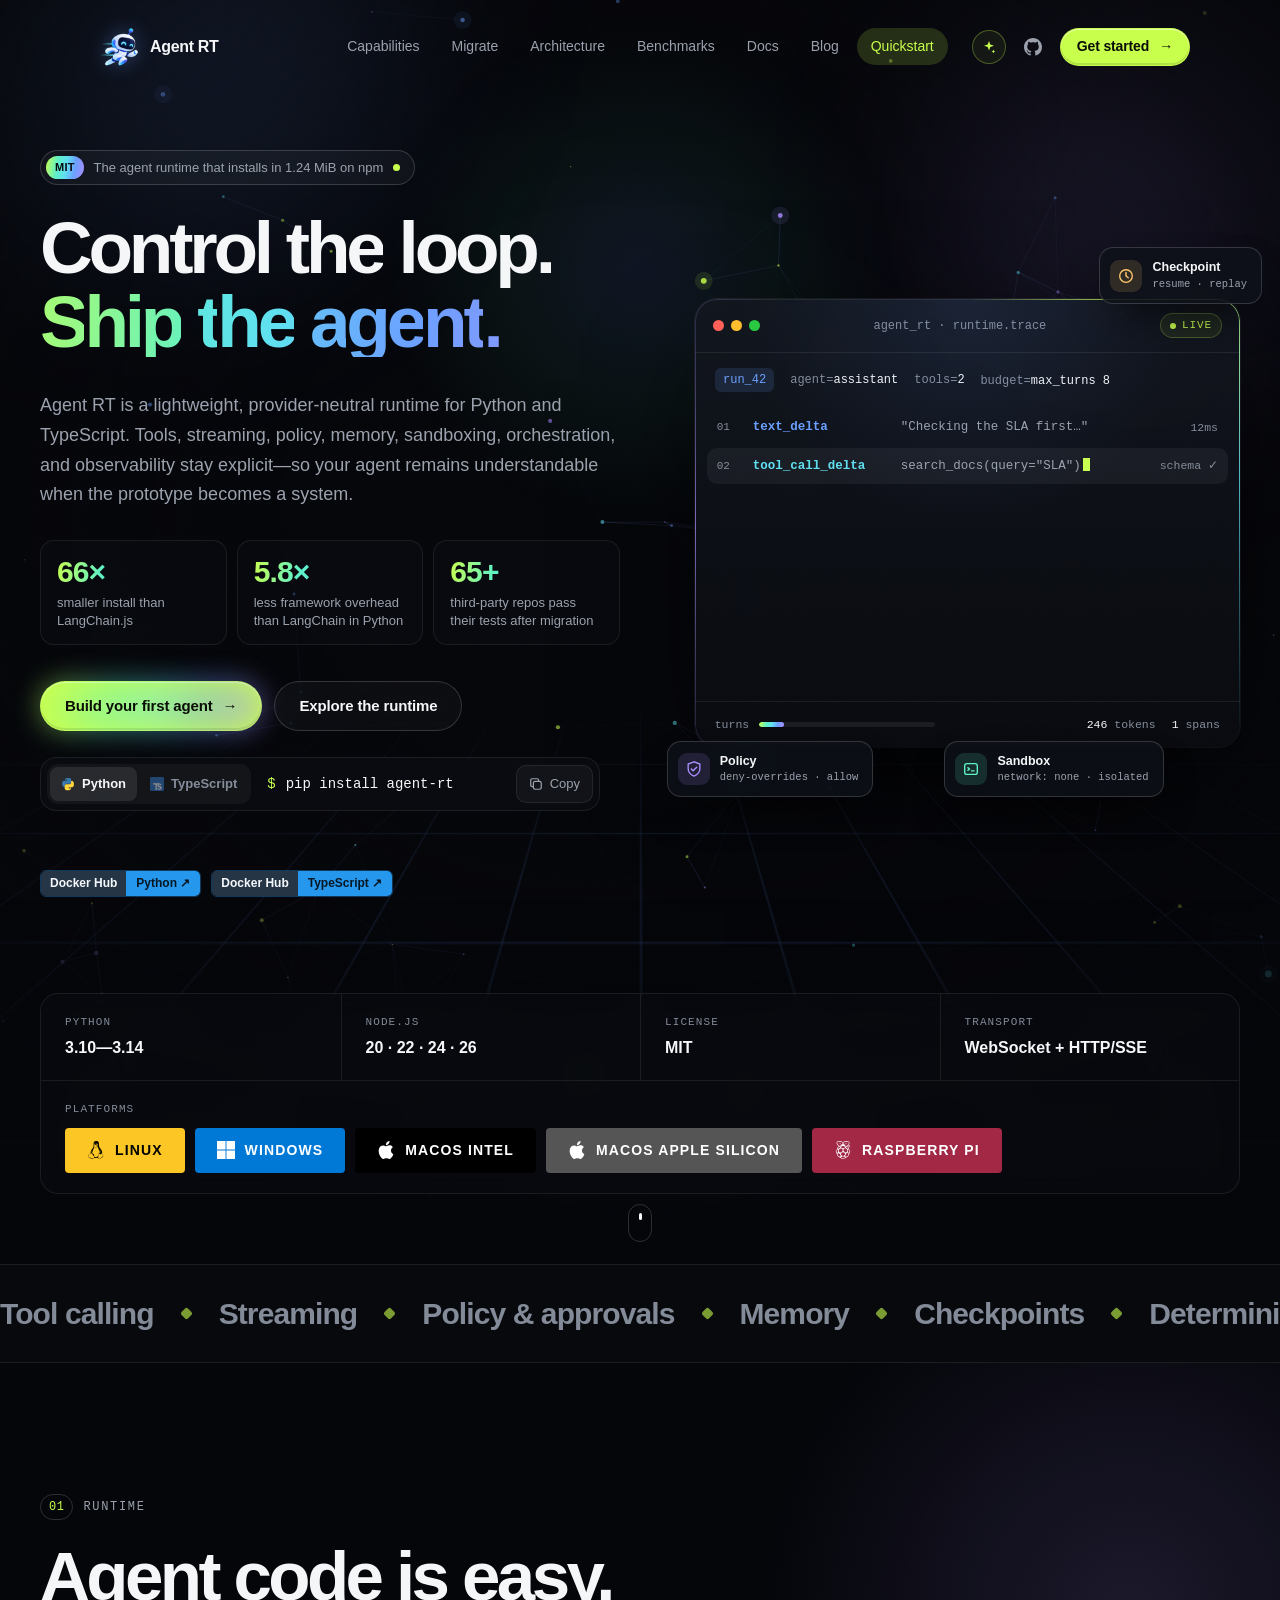
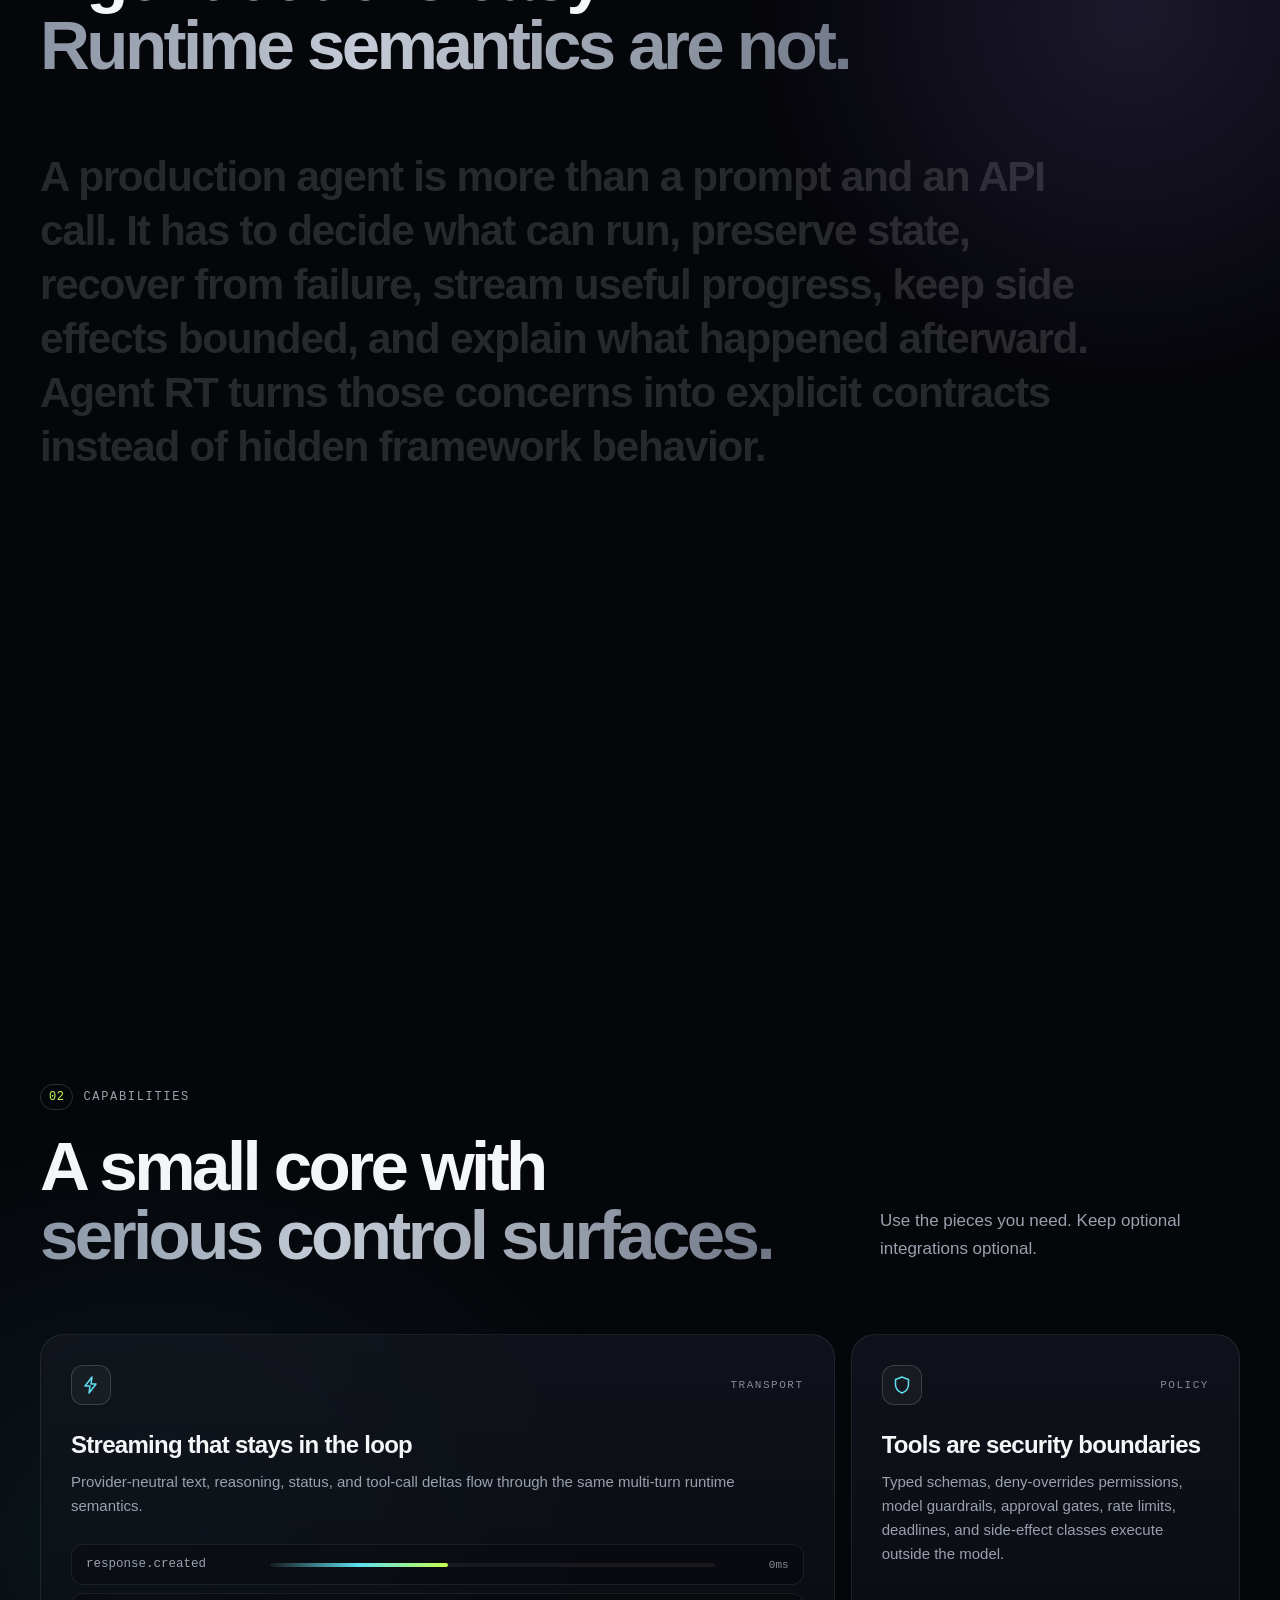
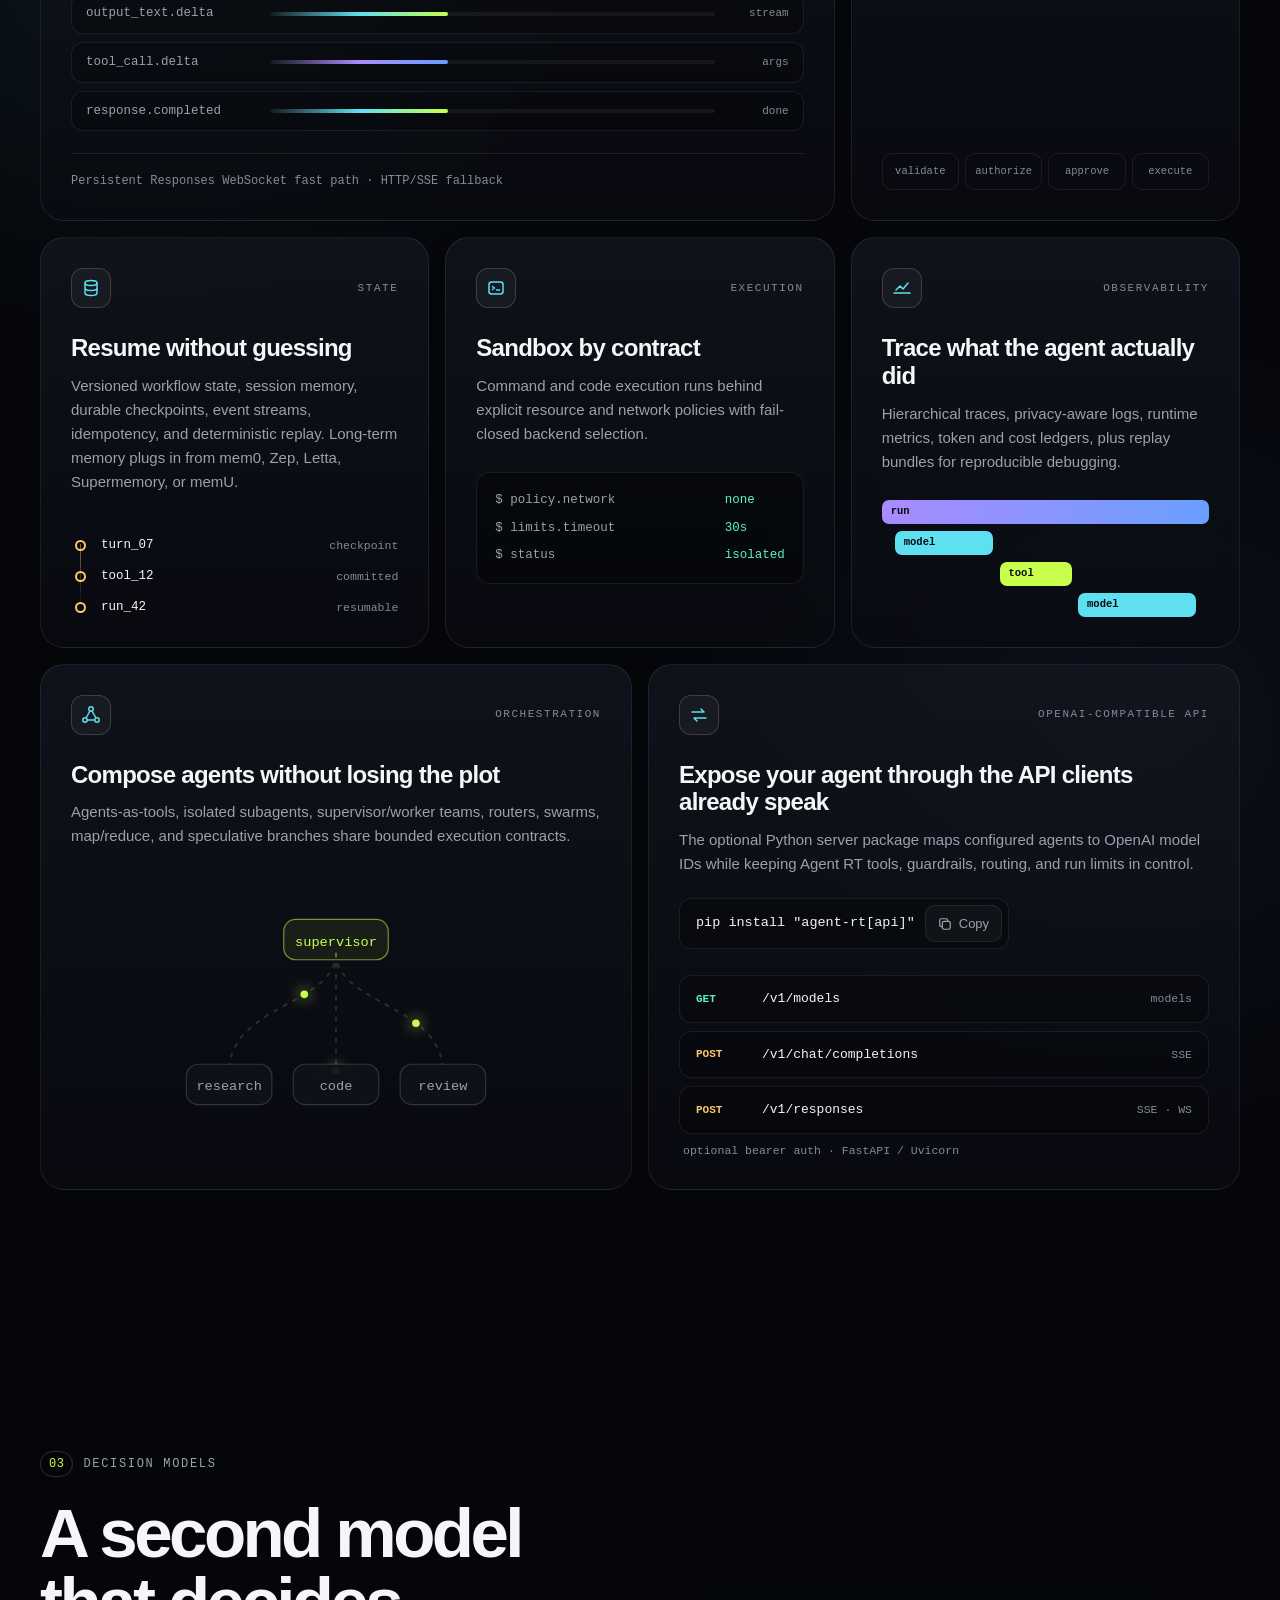
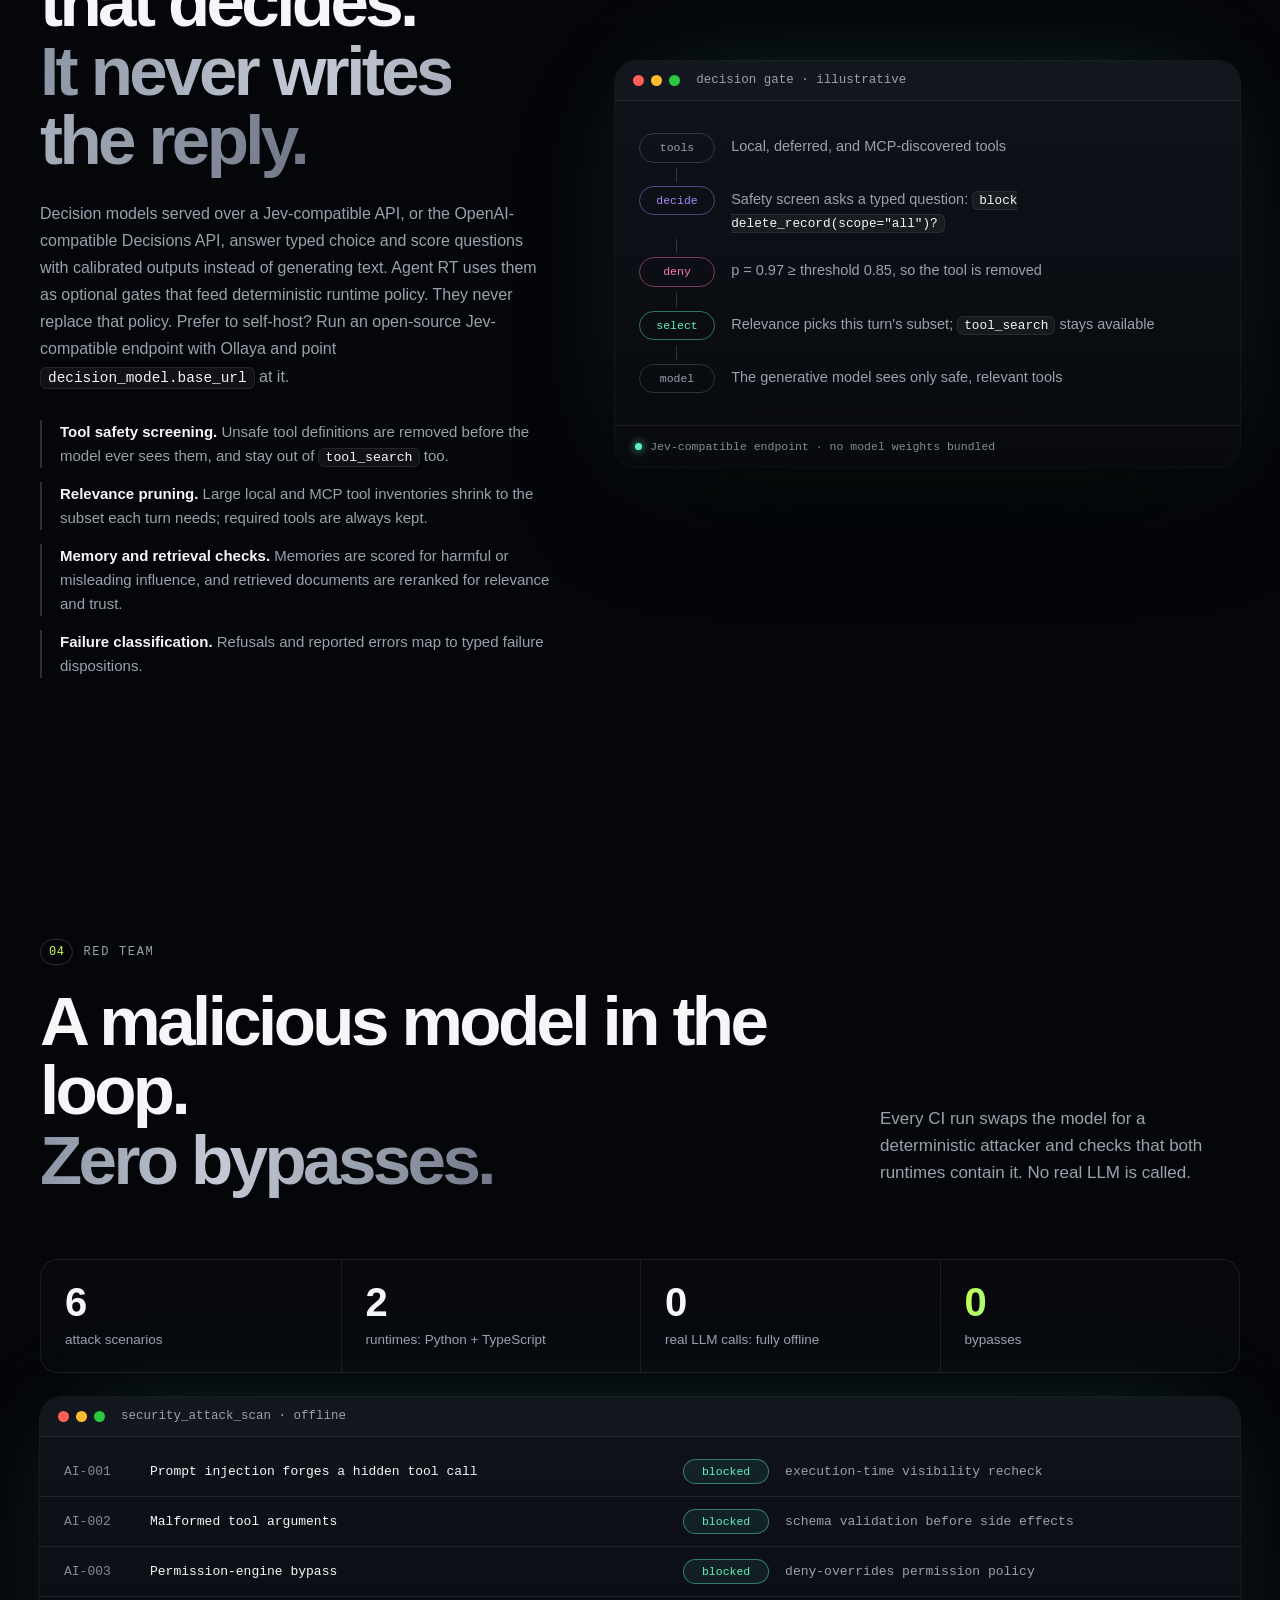
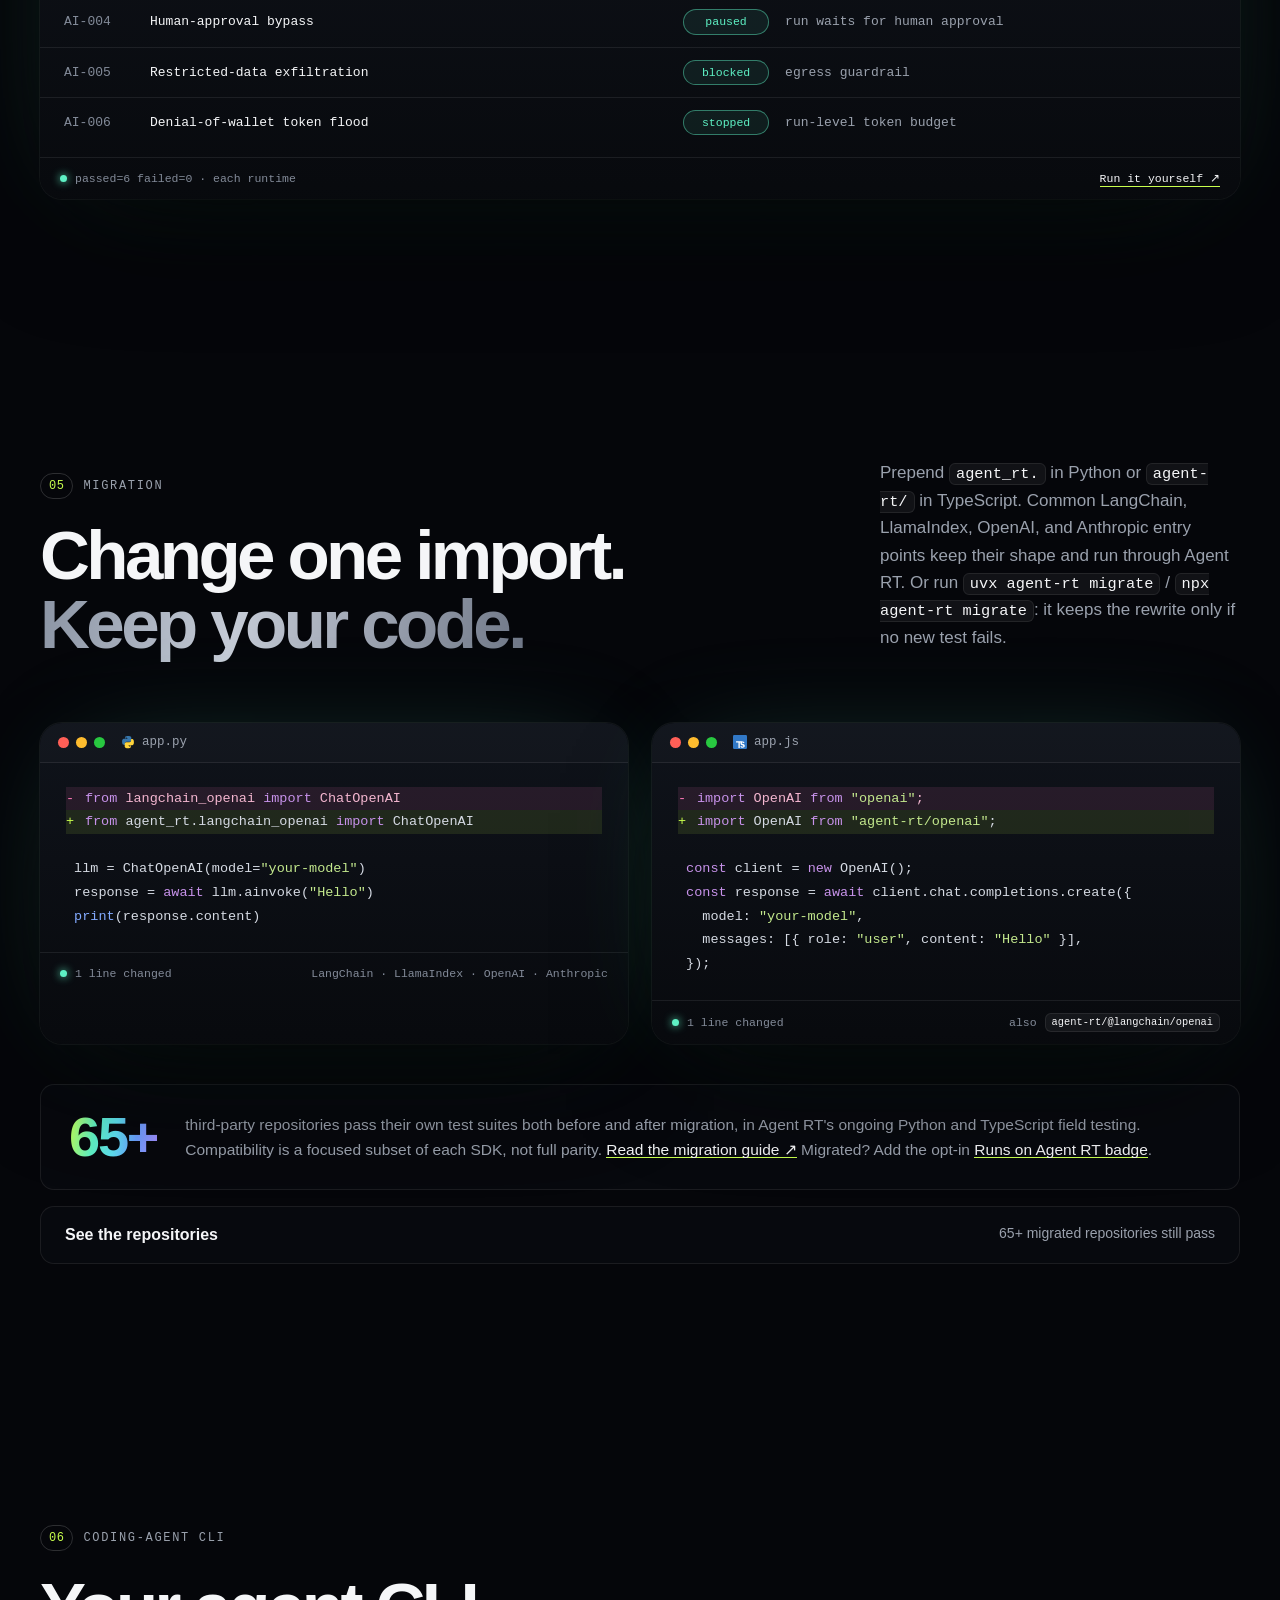
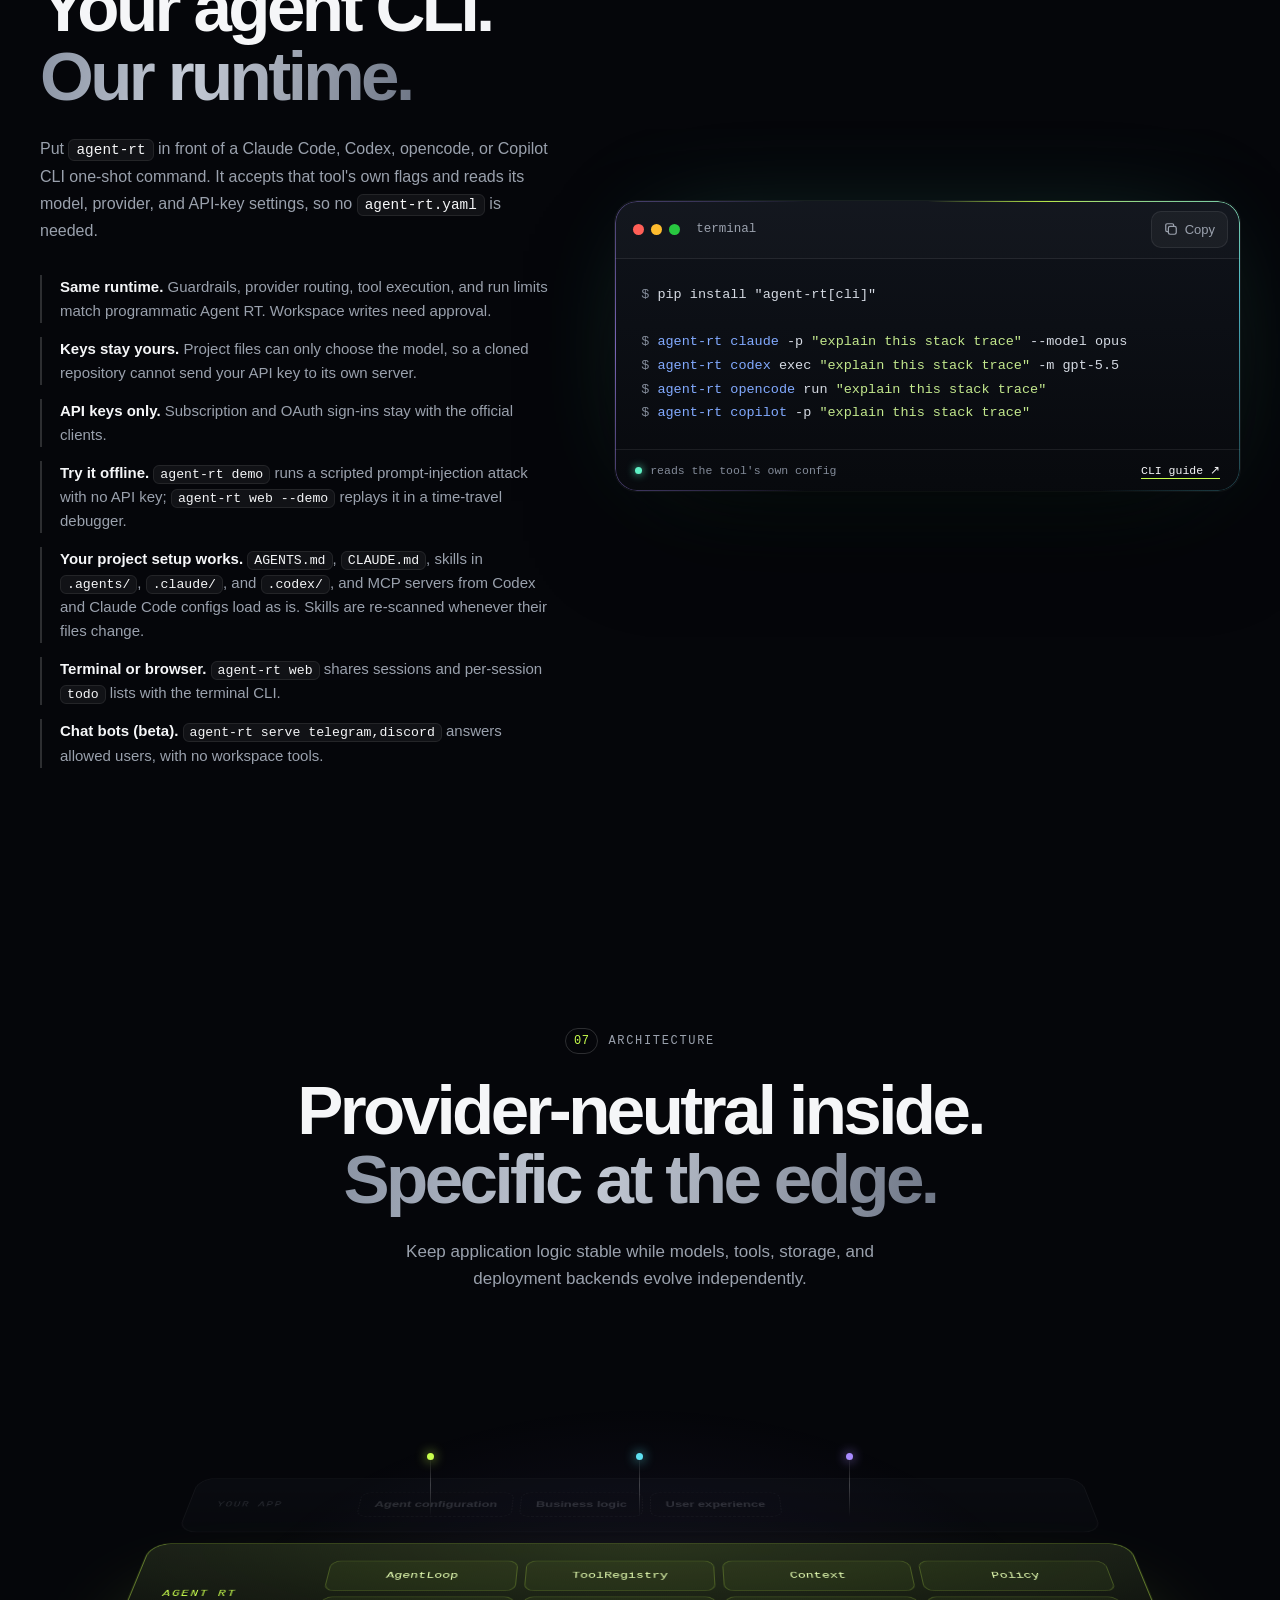
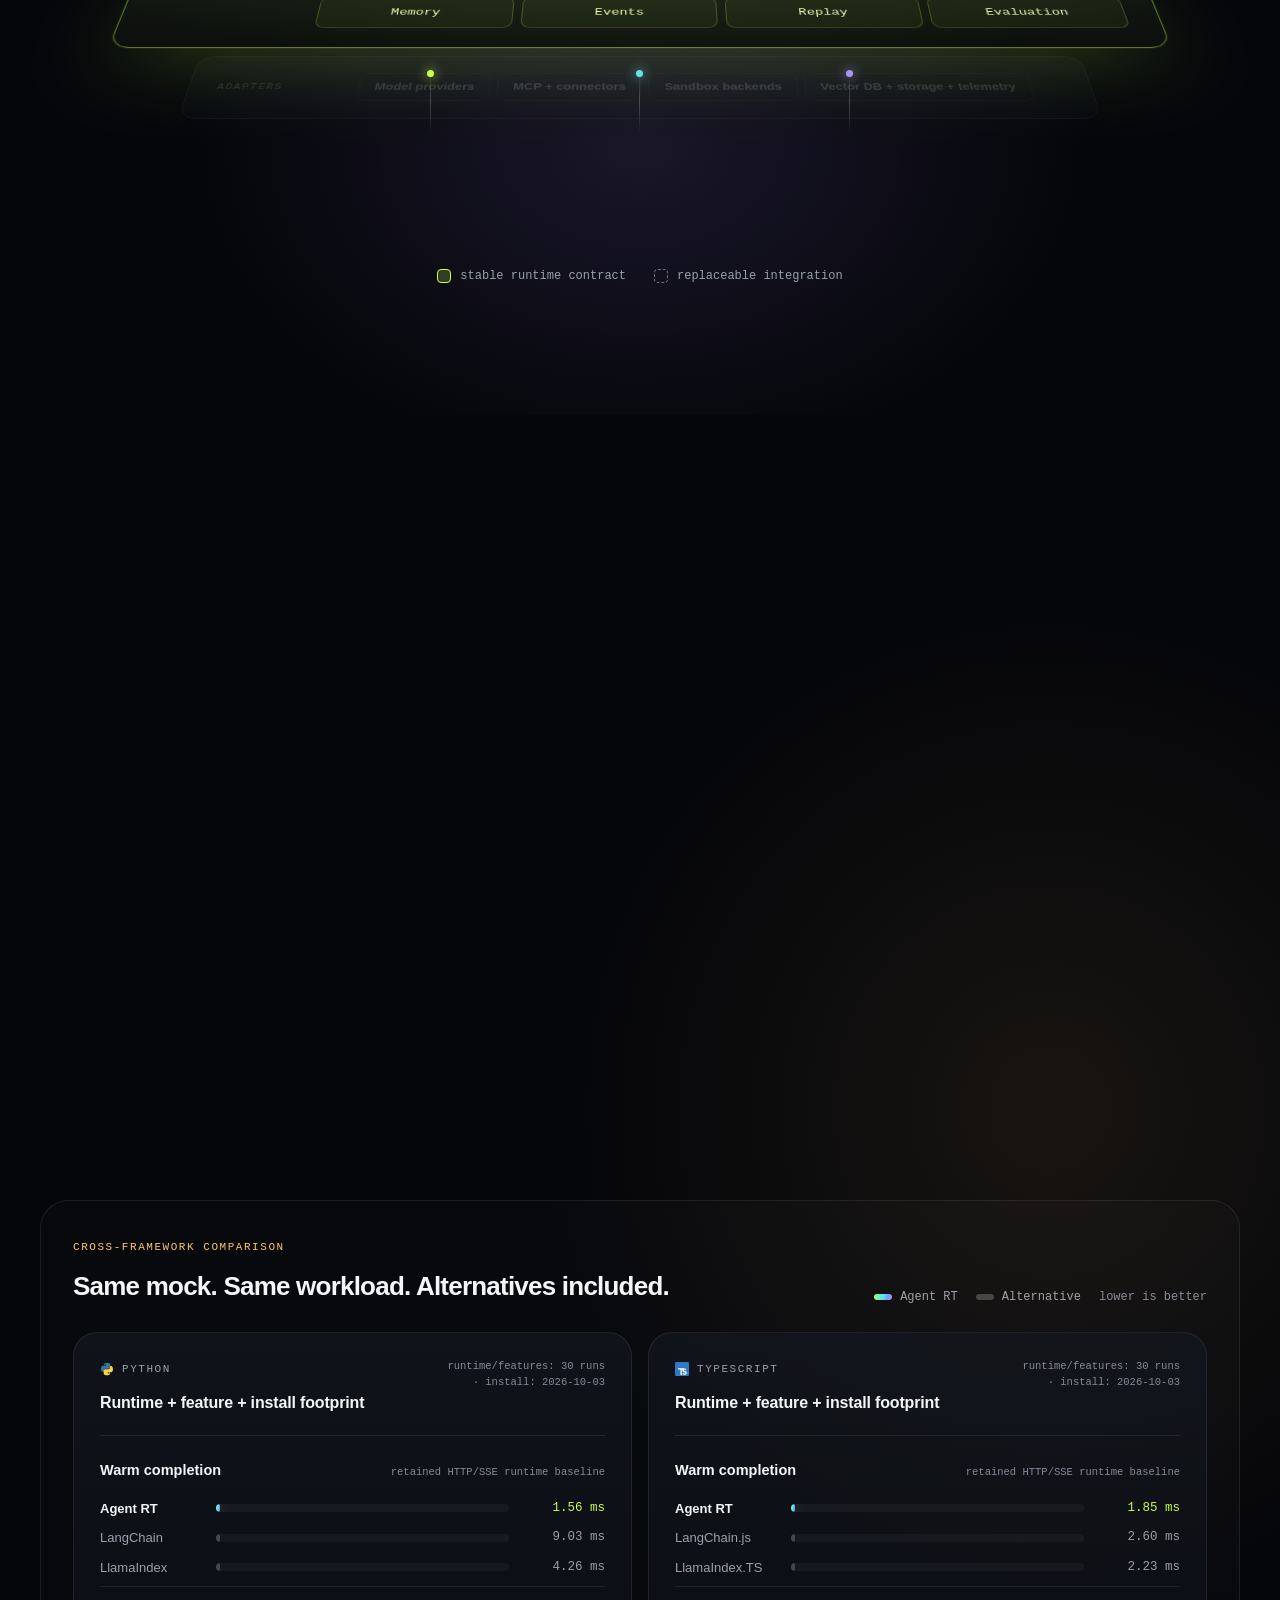
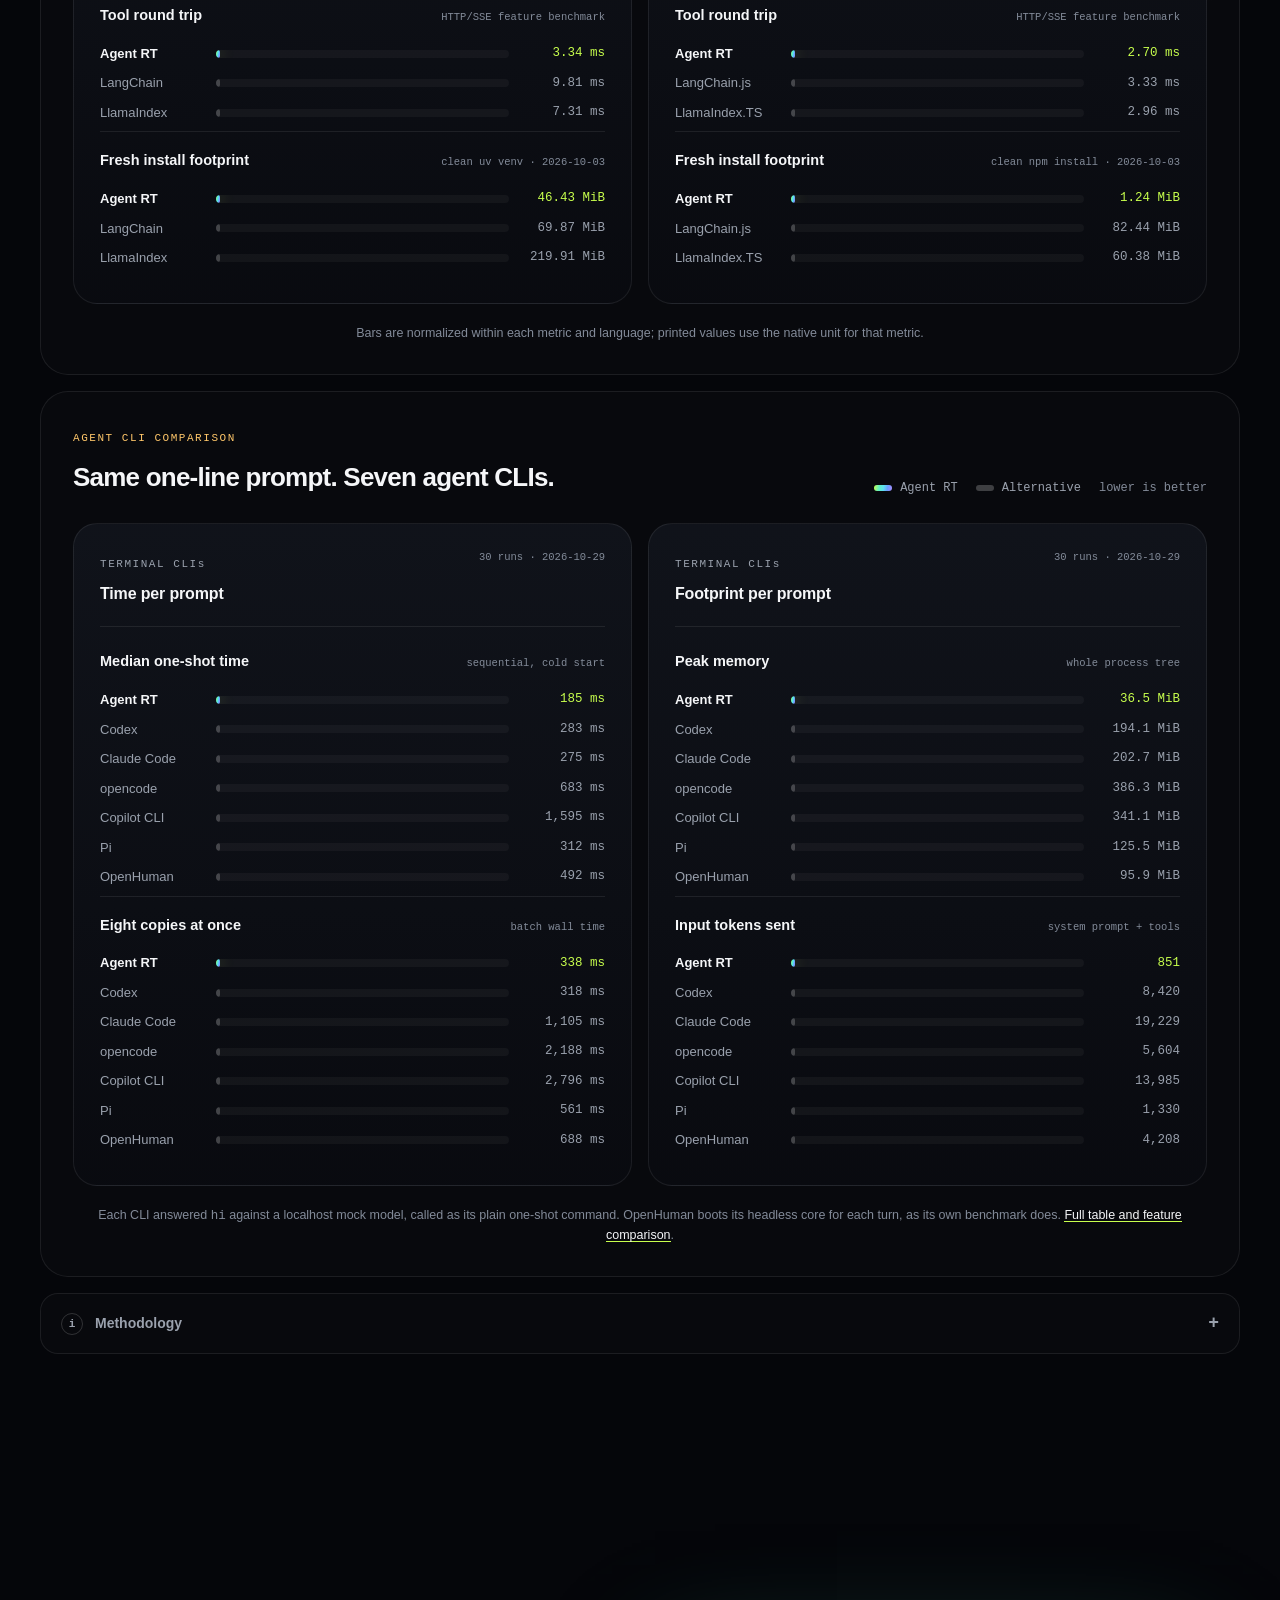
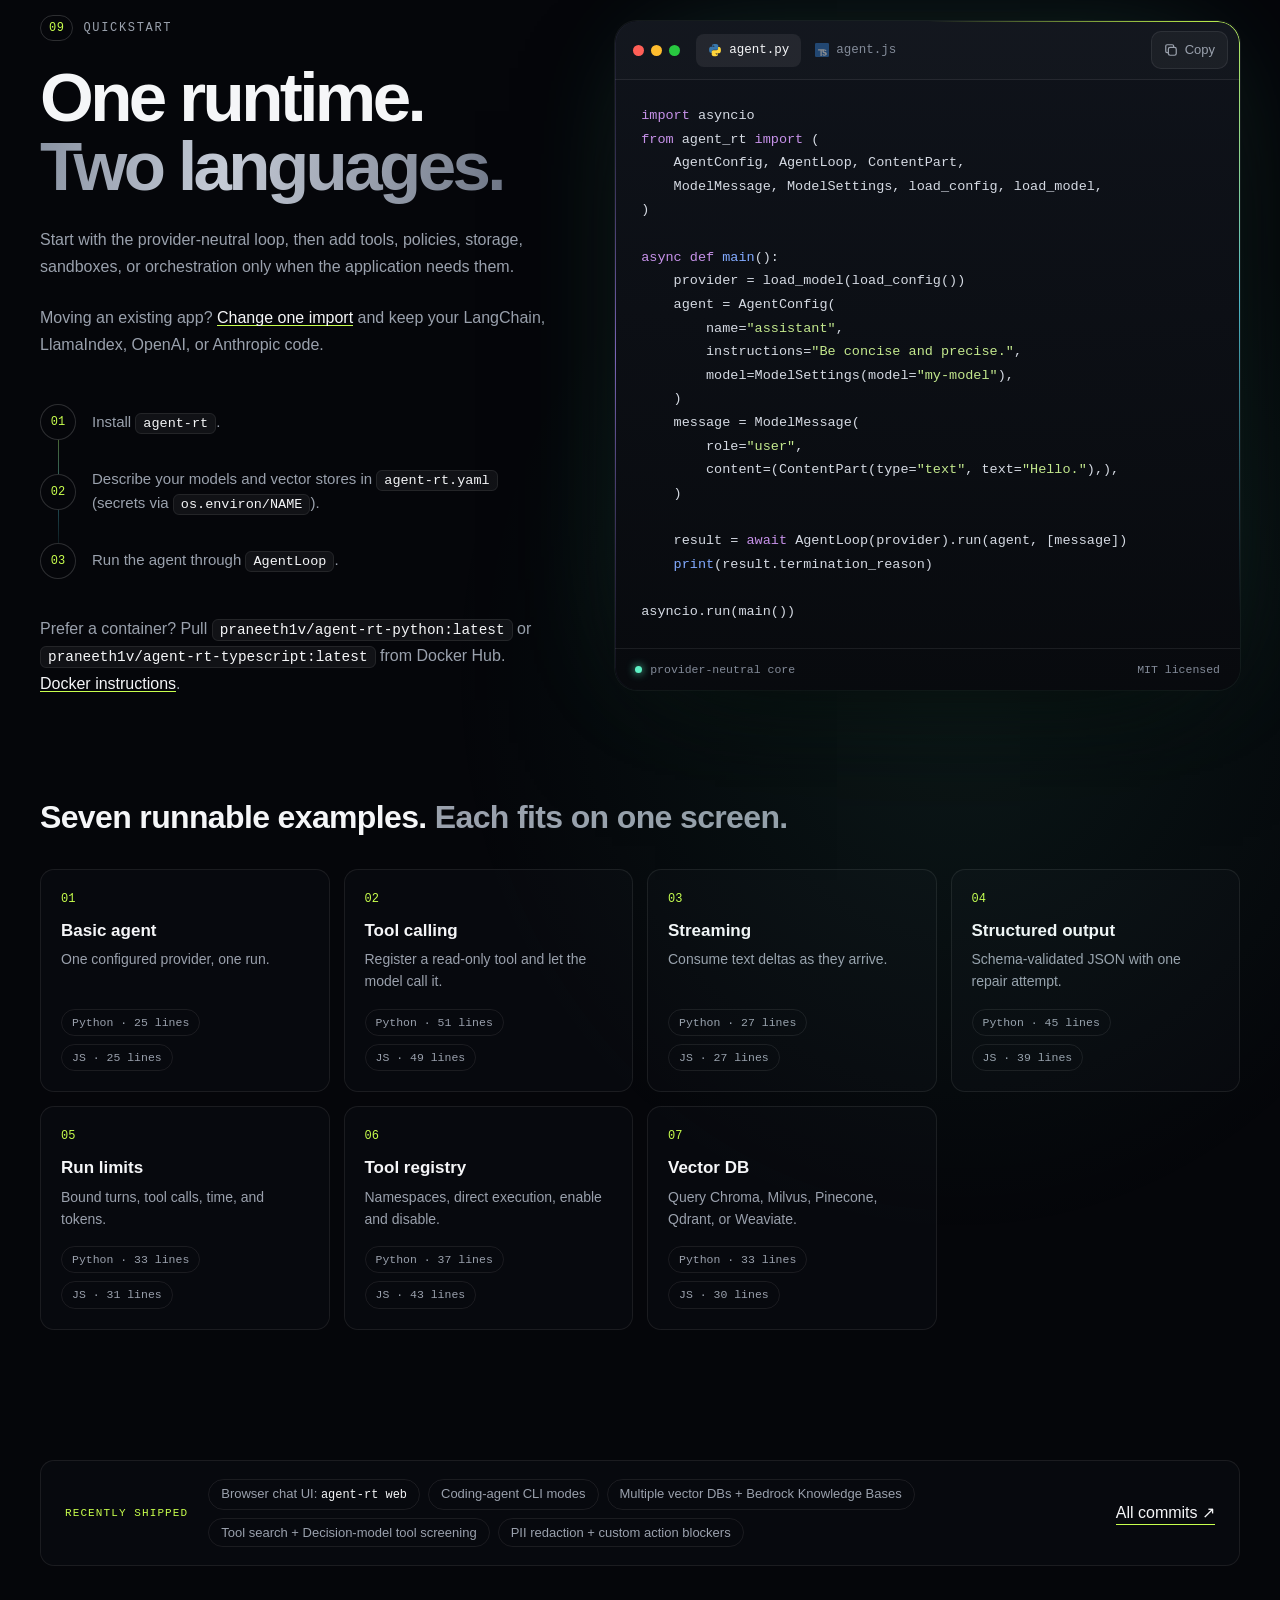
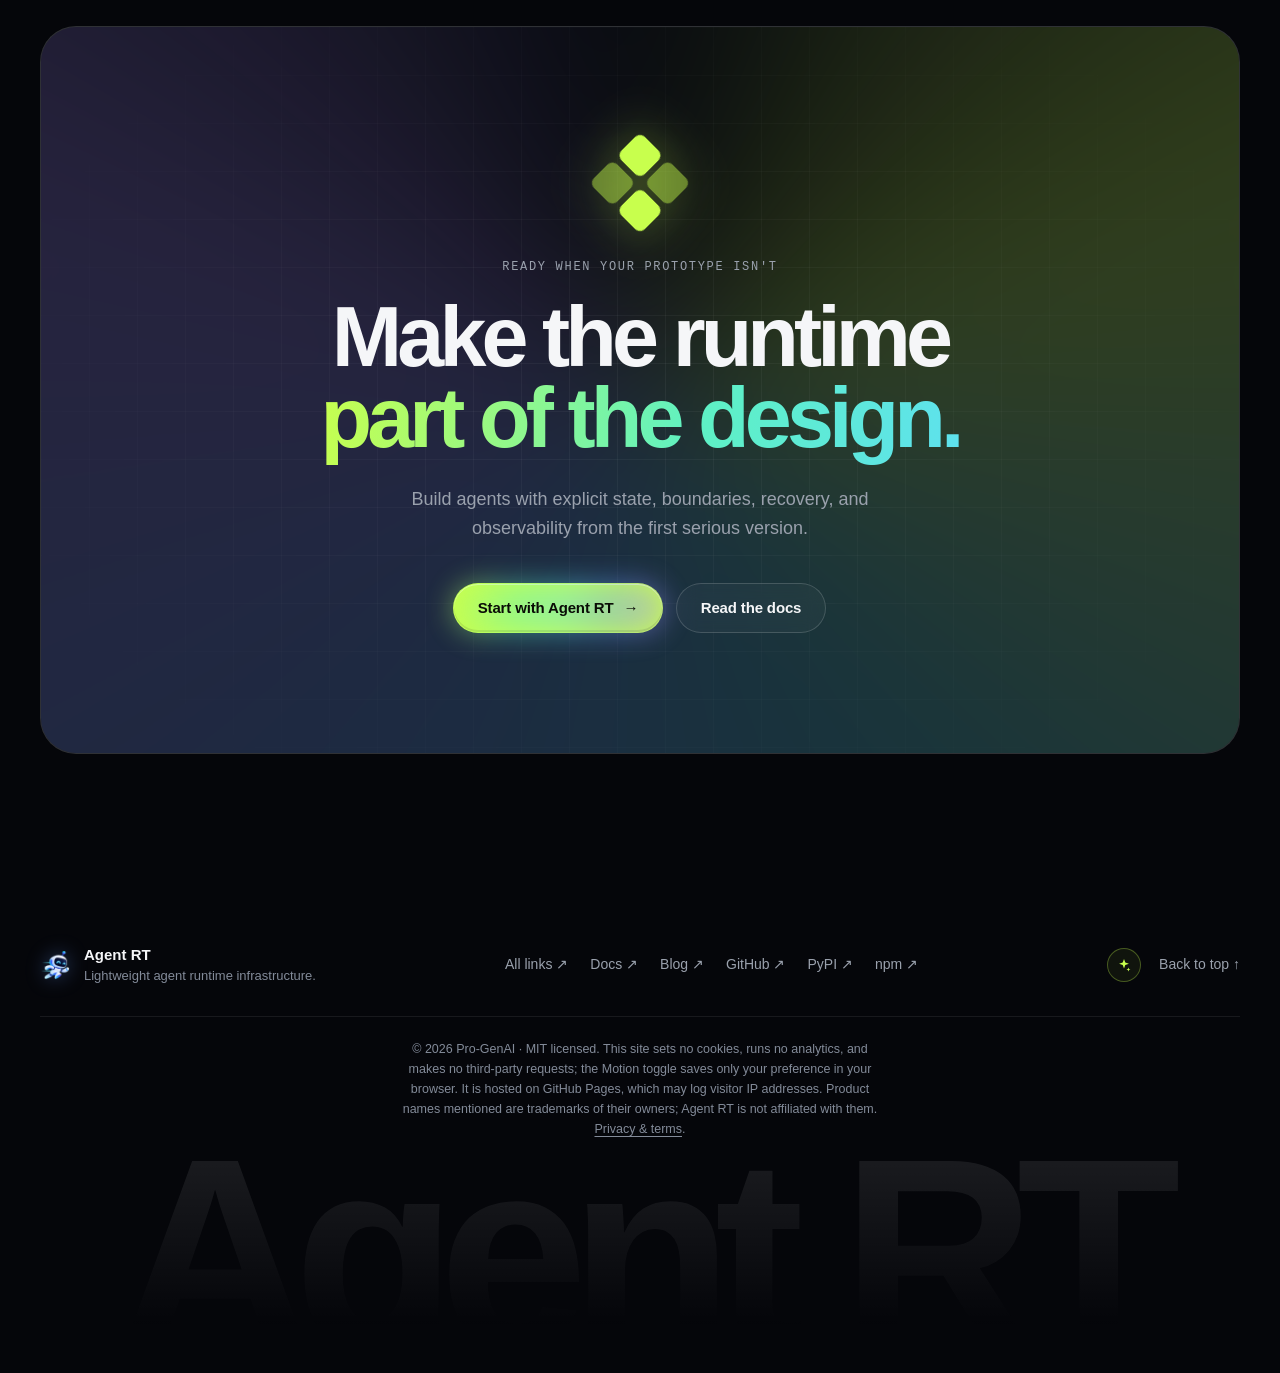
<file: index.html>
<!doctype html>
<html lang="en">
<head>
  <meta charset="utf-8">
  <meta http-equiv="Content-Security-Policy" content="default-src 'self'; script-src 'self' 'sha256-eYeTD/uq4sObuocnq+YEkDntnnF53ZCGppLB7OG2s+0='; style-src 'self' 'unsafe-inline'; img-src 'self' data:; font-src 'self'; connect-src 'self'; object-src 'none'; base-uri 'none'; form-action 'none'">
  <meta name="viewport" content="width=device-width, initial-scale=1">
  <title>Agent RT — Lightweight AI Agent Runtime for Python &amp; TypeScript</title>
  <meta name="description" content="Agent RT is a lightweight AI agent runtime for Python and TypeScript with tools, streaming, memory, policy, sandboxing, orchestration, and observability.">
  <meta name="author" content="Pro-GenAI">
  <meta name="robots" content="index,follow,max-image-preview:large,max-snippet:-1,max-video-preview:-1">
  <meta name="googlebot" content="index,follow,max-image-preview:large,max-snippet:-1,max-video-preview:-1">
  <meta name="theme-color" content="#05060a">
  <meta name="color-scheme" content="dark">

  <link rel="canonical" href="https://agent-rt-pro.github.io/">
  <link rel="icon" href="./favicon.ico" sizes="16x16 32x32 48x48">
  <link rel="apple-touch-icon" href="./apple-touch-icon.png">

  <meta property="og:type" content="website">
  <meta property="og:site_name" content="Agent RT">
  <meta property="og:title" content="Agent RT — Lightweight AI Agent Runtime for Python &amp; TypeScript">
  <meta property="og:description" content="Production AI agents without the framework tax: a lightweight, provider-neutral runtime for Python and TypeScript.">
  <meta property="og:url" content="https://agent-rt-pro.github.io/">
  <meta property="og:image" content="https://agent-rt-pro.github.io/og-image.png">
  <meta property="og:image:type" content="image/png">
  <meta property="og:image:width" content="1200">
  <meta property="og:image:height" content="630">
  <meta property="og:image:alt" content="Agent RT — Control the loop. Ship the agent. 66× smaller install than LangChain.js, 5.8× less framework overhead than LangChain in Python, 0 bypasses in offline attack scans.">
  <meta property="og:locale" content="en_US">

  <meta name="twitter:card" content="summary_large_image">
  <meta name="twitter:title" content="Agent RT — Lightweight AI Agent Runtime">
  <meta name="twitter:description" content="Production AI agents without the framework tax: a provider-neutral runtime for Python and TypeScript with explicit tools, state, policy, and observability.">
  <meta name="twitter:image" content="https://agent-rt-pro.github.io/og-image.png">
  <meta name="twitter:image:alt" content="Agent RT — Control the loop. Ship the agent. 66× smaller install than LangChain.js, 5.8× less framework overhead than LangChain in Python, 0 bypasses in offline attack scans.">

  <script type="application/ld+json">
  {
    "@context": "https://schema.org",
    "@graph": [
      {
        "@type": "Organization",
        "@id": "https://agent-rt-pro.github.io/#organization",
        "name": "Pro-GenAI",
        "url": "https://github.com/Pro-GenAI"
      },
      {
        "@type": "WebSite",
        "@id": "https://agent-rt-pro.github.io/#website",
        "url": "https://agent-rt-pro.github.io/",
        "name": "Agent RT",
        "description": "Lightweight AI agent runtime for Python and TypeScript.",
        "publisher": {
          "@id": "https://agent-rt-pro.github.io/#organization"
        },
        "about": {
          "@id": "https://agent-rt-pro.github.io/#software"
        }
      },
      {
        "@type": "SoftwareApplication",
        "@id": "https://agent-rt-pro.github.io/#software",
        "name": "Agent RT",
        "url": "https://agent-rt-pro.github.io/",
        "description": "A lightweight, provider-neutral runtime for building production AI agents in Python and TypeScript.",
        "applicationCategory": "DeveloperApplication",
        "operatingSystem": "Cross-platform",
        "softwareRequirements": "Python 3.10–3.14 or Node.js 20, 22, 24, or 26",
        "license": "https://opensource.org/licenses/MIT",
        "isAccessibleForFree": true,
        "downloadUrl": [
          "https://pypi.org/project/agent-rt/",
          "https://www.npmjs.com/package/agent-rt",
          "https://hub.docker.com/r/praneeth1v/agent-rt-python",
          "https://hub.docker.com/r/praneeth1v/agent-rt-typescript"
        ],
        "sameAs": [
          "https://github.com/Pro-GenAI/Agent-RT",
          "https://pypi.org/project/agent-rt/",
          "https://www.npmjs.com/package/agent-rt",
          "https://hub.docker.com/r/praneeth1v/agent-rt-python",
          "https://hub.docker.com/r/praneeth1v/agent-rt-typescript"
        ],
        "featureList": [
          "Provider-neutral model runtime",
          "Tool calling and policy controls",
          "Streaming",
          "Memory and checkpointing",
          "Configurable vector database retrieval",
          "LangChain and LlamaIndex vector-store compatibility",
          "Sandboxed execution",
          "Multi-agent orchestration",
          "Tracing and observability"
        ]
      },
      {
        "@type": "SoftwareSourceCode",
        "@id": "https://agent-rt-pro.github.io/#source",
        "name": "Agent RT source code",
        "codeRepository": "https://github.com/Pro-GenAI/Agent-RT",
        "programmingLanguage": ["Python", "TypeScript"],
        "runtimePlatform": ["Python", "Node.js"],
        "license": "https://opensource.org/licenses/MIT",
        "targetProduct": {
          "@id": "https://agent-rt-pro.github.io/#software"
        }
      }
    ]
  }
  </script>

  <script>
    (function () {
      var root = document.documentElement, pref = null;
      root.classList.add("js");
      try { pref = localStorage.getItem("agent-rt-motion"); } catch (error) {}
      root.setAttribute("data-motion", pref === "reduce" ? "reduce" : "full");
    })();
  </script>
  <link rel="stylesheet" href="./styles.css">
  <script src="./script.js" defer></script>
</head>
<body>
  <a class="skip-link" href="#main">Skip to content</a>
  <div class="page-progress" aria-hidden="true"><span id="page-progress-bar"></span></div>
  <div class="cursor-glow" aria-hidden="true"></div>
  <div class="grain" aria-hidden="true"></div>

  <header class="site-header" id="top">
    <div class="nav-shell">
      <a class="brand" href="#top" aria-label="Agent RT home">
        <span class="brand-mark" aria-hidden="true">
          <span></span><span></span><span></span><span></span>
        </span>
        <span class="brand-name">Agent RT</span>
      </a>

      <button class="nav-toggle" type="button" aria-label="Toggle navigation" aria-expanded="false" aria-controls="site-nav">
        <span></span><span></span>
      </button>

      <nav class="site-nav" id="site-nav" aria-label="Primary navigation">
        <a href="#capabilities">Capabilities</a>
        <a href="#migration">Migrate</a>
        <a href="#architecture">Architecture</a>
        <a href="#benchmarks">Benchmarks</a>
        <a href="./docs/">Docs</a>
        <a href="./blog/">Blog</a>
        <a href="#quickstart">Quickstart</a>
      </nav>

      <div class="nav-actions">
        <button class="motion-toggle" type="button" data-motion-toggle aria-pressed="true" aria-label="Turn animations off" data-tooltip="Animations on — click to turn off">
          <span class="motion-toggle-icon" aria-hidden="true"><svg viewBox="0 0 20 20"><path d="M10 2.5 11.6 7l4.6 1.4-4.6 1.5L10 14.5 8.4 9.9 3.8 8.4 8.4 7 10 2.5ZM15.5 13l.7 1.9 1.8.6-1.8.7-.7 1.8-.7-1.8-1.8-.7 1.8-.6.7-1.9Z" fill="currentColor"/></svg></span>
        </button>
        <a class="nav-github" href="https://github.com/Pro-GenAI/Agent-RT" target="_blank" rel="external noopener" aria-label="Agent RT on GitHub">
          <svg viewBox="0 0 16 16" aria-hidden="true"><path fill="currentColor" d="M8 0C3.58 0 0 3.58 0 8c0 3.54 2.29 6.53 5.47 7.59.4.07.55-.17.55-.38 0-.19-.01-.82-.01-1.49-2.01.37-2.53-.49-2.69-.94-.09-.23-.48-.94-.82-1.13-.28-.15-.68-.52-.01-.53.63-.01 1.08.58 1.23.82.72 1.21 1.87.87 2.33.66.07-.52.28-.87.51-1.07-1.78-.2-3.64-.89-3.64-3.95 0-.87.31-1.59.82-2.15-.08-.2-.36-1.02.08-2.12 0 0 .67-.21 2.2.82.64-.18 1.32-.27 2-.27.68 0 1.36.09 2 .27 1.53-1.04 2.2-.82 2.2-.82.44 1.1.16 1.92.08 2.12.51.56.82 1.27.82 2.15 0 3.07-1.87 3.75-3.65 3.95.29.25.54.73.54 1.48 0 1.07-.01 1.93-.01 2.2 0 .21.15.46.55.38A8.013 8.013 0 0 0 16 8c0-4.42-3.58-8-8-8Z"/></svg>
        </a>
        <a class="button button-small button-primary nav-cta" href="#quickstart">
          <span>Get started</span>
          <span class="button-arrow" aria-hidden="true">→</span>
        </a>
      </div>
    </div>
  </header>

  <main id="main">
    <!-- ============ HERO ============ -->
    <section class="hero" aria-labelledby="hero-title">
      <div class="hero-backdrop" aria-hidden="true">
        <div class="aurora aurora-a"></div>
        <div class="aurora aurora-b"></div>
        <div class="aurora aurora-c"></div>
        <canvas class="neural-field" id="neural-field"></canvas>
        <div class="hero-floor"><div class="hero-floor-grid"></div></div>
        <div class="hero-vignette"></div>
      </div>

      <div class="shell hero-layout">
        <div class="hero-copy">
          <div class="eyebrow reveal">
            <span class="eyebrow-badge">MIT</span>
            <span class="eyebrow-text">The agent runtime that installs in 1.24 MiB on npm</span>
            <span class="status-dot" aria-hidden="true"></span>
          </div>

          <h1 class="hero-title" id="hero-title">
            <span class="title-line"><span class="split" data-split>Control the loop.</span></span>
            <span class="title-line title-gradient"><span class="split" data-split>Ship the agent.</span></span>
          </h1>

          <p class="hero-lede reveal">
            Agent RT is a lightweight, provider-neutral runtime for Python and TypeScript.
            Tools, streaming, policy, memory, sandboxing, orchestration, and observability stay explicit—so your agent remains understandable when the prototype becomes a system.
          </p>

          <ul class="hero-stats reveal" aria-label="Measured results">
            <li><a href="#benchmarks"><strong>66×</strong><span>smaller install than LangChain.js</span></a></li>
            <li><a href="#benchmarks"><strong>5.8×</strong><span>less framework overhead than LangChain in Python</span></a></li>
            <li><a href="#migration"><strong>65+</strong><span>third-party repos pass their tests after migration</span></a></li>
          </ul>

          <div class="hero-actions reveal">
            <a class="button button-primary button-glow" href="#quickstart">
              <span>Build your first agent</span>
              <span class="button-arrow" aria-hidden="true">→</span>
            </a>
            <a class="button button-ghost" href="#architecture">
              <span>Explore the runtime</span>
            </a>
          </div>

          <div class="install-bar reveal" aria-label="Install Agent RT">
            <div class="install-tabs" role="tablist" aria-label="Install command language">
              <button class="install-tab active" type="button" role="tab" aria-selected="true" data-install="python">
                <img src="./assets/python.svg" alt="" width="14" height="14">Python
              </button>
              <button class="install-tab" type="button" role="tab" aria-selected="false" data-install="typescript">
                <img src="./assets/typescript.svg" alt="" width="14" height="14">TypeScript
              </button>
            </div>
            <div class="install-command">
              <span class="install-prompt" aria-hidden="true">$</span>
              <code id="hero-install-command">pip install agent-rt</code>
            </div>
            <button class="copy-button" type="button" data-copy-target="hero-install-command" aria-label="Copy install command">
              <svg class="copy-icon" viewBox="0 0 16 16" aria-hidden="true"><rect x="5" y="5" width="9" height="9" rx="2" fill="none" stroke="currentColor" stroke-width="1.4"/><path d="M11 5V3.5A1.5 1.5 0 0 0 9.5 2h-6A1.5 1.5 0 0 0 2 3.5v6A1.5 1.5 0 0 0 3.5 11H5" fill="none" stroke="currentColor" stroke-width="1.4"/></svg>
              <span class="copy-label">Copy</span>
            </button>
          </div>

          <nav class="project-links reveal" aria-label="Agent RT source and packages">
            <a href="https://github.com/Pro-GenAI/Agent-RT" target="_blank" rel="external noopener">
              <span>GitHub</span><span aria-hidden="true">↗</span>
            </a>
            <a href="https://pypi.org/project/agent-rt/" target="_blank" rel="external noopener">
              <span>PyPI</span><span aria-hidden="true">↗</span>
            </a>
            <a href="https://www.npmjs.com/package/agent-rt" target="_blank" rel="external noopener">
              <span>npm</span><span aria-hidden="true">↗</span>
            </a>
          </nav>
          <div class="dockerhub-badges reveal" role="group" aria-label="Prebuilt Docker Hub images">
            <a class="dockerhub-badge" href="https://hub.docker.com/r/praneeth1v/agent-rt-python" target="_blank" rel="external noopener" aria-label="Python image on Docker Hub">
              <span class="dockerhub-badge-name">Docker Hub</span><span class="dockerhub-badge-lang">Python ↗</span>
            </a>
            <a class="dockerhub-badge" href="https://hub.docker.com/r/praneeth1v/agent-rt-typescript" target="_blank" rel="external noopener" aria-label="TypeScript image on Docker Hub">
              <span class="dockerhub-badge-name">Docker Hub</span><span class="dockerhub-badge-lang">TypeScript ↗</span>
            </a>
          </div>
        </div>

        <div class="hero-visual reveal" aria-label="Illustrative Agent RT run trace">
          <div class="console" id="hero-console">
            <div class="console-border" aria-hidden="true"></div>
            <div class="console-toolbar">
              <div class="traffic-lights" aria-hidden="true"><i></i><i></i><i></i></div>
              <span class="console-title">agent_rt · runtime.trace</span>
              <span class="live-pill"><i aria-hidden="true"></i>live</span>
            </div>

            <div class="console-run">
              <span class="run-chip">run_42</span>
              <span>agent=<b>assistant</b></span>
              <span>tools=<b>2</b></span>
              <span>budget=<b>max_turns 8</b></span>
            </div>

            <ol class="trace" id="hero-trace">
              <li class="tl"><span class="tl-n">01</span><span class="tl-ev ev-model">text_delta</span><span class="tl-msg">"Checking the SLA first…"</span><span class="tl-meta">12ms</span></li>
              <li class="tl"><span class="tl-n">02</span><span class="tl-ev ev-tool">tool_call_delta</span><span class="tl-msg">search_docs(query="SLA")</span><span class="tl-meta">schema ✓</span></li>
              <li class="tl"><span class="tl-n">03</span><span class="tl-ev ev-policy">policy.check</span><span class="tl-msg">side_effect=read</span><span class="tl-meta ok">allow</span></li>
              <li class="tl"><span class="tl-n">04</span><span class="tl-ev ev-tool">tool_completed</span><span class="tl-msg">search_docs → 3 results</span><span class="tl-meta">38ms</span></li>
              <li class="tl"><span class="tl-n">05</span><span class="tl-ev ev-state">checkpoint</span><span class="tl-msg">turn_02 committed</span><span class="tl-meta">saved</span></li>
              <li class="tl"><span class="tl-n">06</span><span class="tl-ev ev-policy">approval.request</span><span class="tl-msg">send_email → human</span><span class="tl-meta warn">paused</span></li>
              <li class="tl tl-end"><span class="tl-n">✓</span><span class="tl-ev ev-done">termination_reason</span><span class="tl-msg">waiting_for_approval</span><span class="tl-meta"></span></li>
            </ol>

            <div class="approval-actions" id="approval-actions" role="group" aria-label="Resolve the pending approval" hidden>
              <span>send_email is waiting for you</span>
              <button class="approval-button approve" type="button" data-approval="approve">Approve</button>
              <button class="approval-button deny" type="button" data-approval="deny">Deny</button>
            </div>

            <div class="console-foot">
              <div class="meter">
                <span>turns</span>
                <div class="meter-track"><i id="meter-turns"></i></div>
              </div>
              <div class="console-stats">
                <span><b id="stat-tokens">1,284</b> tokens</span>
                <span><b id="stat-spans">6</b> spans</span>
              </div>
            </div>
          </div>

          <div class="float-chip chip-policy" aria-hidden="true">
            <svg viewBox="0 0 20 20"><path d="M10 2 3.5 4.5v5c0 4 2.8 7 6.5 8.5 3.7-1.5 6.5-4.5 6.5-8.5v-5L10 2Z" fill="none" stroke="currentColor" stroke-width="1.5"/><path d="m7 10 2 2 4-4" fill="none" stroke="currentColor" stroke-width="1.6" stroke-linecap="round" stroke-linejoin="round"/></svg>
            <div><b>Policy</b><small>deny-overrides · allow</small></div>
          </div>
          <div class="float-chip chip-state" aria-hidden="true">
            <svg viewBox="0 0 20 20"><circle cx="10" cy="10" r="7" fill="none" stroke="currentColor" stroke-width="1.5"/><path d="M10 6v4l2.5 2" fill="none" stroke="currentColor" stroke-width="1.6" stroke-linecap="round"/></svg>
            <div><b>Checkpoint</b><small>resume · replay</small></div>
          </div>
          <div class="float-chip chip-sandbox" aria-hidden="true">
            <svg viewBox="0 0 20 20"><rect x="3" y="4" width="14" height="12" rx="2.5" fill="none" stroke="currentColor" stroke-width="1.5"/><path d="m6.5 8.5 2 1.5-2 1.5M10.5 12h3" fill="none" stroke="currentColor" stroke-width="1.5" stroke-linecap="round" stroke-linejoin="round"/></svg>
            <div><b>Sandbox</b><small>network: none · isolated</small></div>
          </div>
        </div>
      </div>

      <div class="shell facts-strip reveal" aria-label="Project facts">
        <div><span>Python</span><strong>3.10—3.14</strong></div>
        <div><span>Node.js</span><strong>20 · 22 · 24 · 26</strong></div>
        <div><span>License</span><strong>MIT</strong></div>
        <div><span>Transport</span><strong>WebSocket + HTTP/SSE</strong></div>
        <div><span>Platforms</span><ul class="platform-badges"><li style="--c:#FCC624;--t:#000"><img src="docs/vendor/icons/linux.svg" alt="" width="18" height="18">Linux</li><li style="--c:#0078D6"><img src="docs/vendor/icons/windows.svg" alt="" width="18" height="18">Windows</li><li style="--c:#000"><img src="docs/vendor/icons/apple.svg" alt="" width="18" height="18">macOS Intel</li><li style="--c:#555"><img src="docs/vendor/icons/apple.svg" alt="" width="18" height="18">macOS Apple Silicon</li><li style="--c:#A22846"><img src="docs/vendor/icons/raspberrypi.svg" alt="" width="18" height="18">Raspberry Pi</li></ul></div>
      </div>

      <a class="scroll-cue" href="#manifesto-title" aria-label="Scroll to the runtime overview">
        <span></span>
      </a>
    </section>

    <!-- ============ MARQUEE ============ -->
    <div class="marquee" aria-label="Runtime capabilities">
      <div class="marquee-track">
        <ul>
          <li>Tool calling</li><li>Streaming</li><li>Policy &amp; approvals</li><li>Memory</li><li>Checkpoints</li><li>Deterministic replay</li><li>Sandboxed execution</li><li>MCP + connectors</li><li>Vector DB retrieval</li><li>Multi-agent orchestration</li><li>Tracing</li><li>Token &amp; cost ledgers</li><li>OpenAI-compatible API</li>
        </ul>
        <ul aria-hidden="true">
          <li>Tool calling</li><li>Streaming</li><li>Policy &amp; approvals</li><li>Memory</li><li>Checkpoints</li><li>Deterministic replay</li><li>Sandboxed execution</li><li>MCP + connectors</li><li>Vector DB retrieval</li><li>Multi-agent orchestration</li><li>Tracing</li><li>Token &amp; cost ledgers</li><li>OpenAI-compatible API</li>
        </ul>
      </div>
    </div>

    <!-- ============ MANIFESTO ============ -->
    <section class="manifesto section-pad" aria-labelledby="manifesto-title">
      <div class="manifesto-glow" aria-hidden="true"></div>
      <div class="shell">
        <span class="section-index reveal"><i>01</i> Runtime</span>
        <h2 id="manifesto-title" class="section-title reveal">Agent code is easy.<br><span>Runtime semantics are not.</span></h2>

        <p class="scroll-words" data-scroll-words>
          A production agent is more than a prompt and an API call. It has to decide what can run, preserve state, recover from failure, stream useful progress, keep side effects bounded, and explain what happened afterward. Agent RT turns those concerns into explicit contracts instead of hidden framework behavior.
        </p>

        <div class="principles-grid">
          <article class="principle-card reveal">
            <div class="principle-icon" aria-hidden="true">
              <svg viewBox="0 0 32 32"><circle cx="16" cy="16" r="11" fill="none" stroke="currentColor" stroke-width="1.6" stroke-dasharray="3 3"/><circle cx="16" cy="16" r="4" fill="currentColor"/><path d="M16 5v4M16 23v4M5 16h4M23 16h4" stroke="currentColor" stroke-width="1.6" stroke-linecap="round"/></svg>
            </div>
            <span class="principle-number">01</span>
            <h3>Explicit control</h3>
            <p>Termination, retries, deadlines, budgets, routing, and tool visibility are runtime decisions you can inspect and test.</p>
          </article>
          <article class="principle-card reveal">
            <div class="principle-icon" aria-hidden="true">
              <svg viewBox="0 0 32 32"><path d="M16 3 6 7v8c0 6.2 4.3 11 10 13 5.7-2 10-6.8 10-13V7L16 3Z" fill="none" stroke="currentColor" stroke-width="1.6"/><rect x="12" y="14" width="8" height="7" rx="1.5" fill="currentColor"/><path d="M13.5 14v-2a2.5 2.5 0 0 1 5 0v2" fill="none" stroke="currentColor" stroke-width="1.6"/></svg>
            </div>
            <span class="principle-number">02</span>
            <h3>Security boundaries</h3>
            <p>Tools, secrets, sandboxes, approvals, and data egress sit behind policy—not model-generated intent.</p>
          </article>
          <article class="principle-card reveal">
            <div class="principle-icon" aria-hidden="true">
              <svg viewBox="0 0 32 32"><rect x="4" y="6" width="10" height="10" rx="2.5" fill="none" stroke="currentColor" stroke-width="1.6"/><rect x="18" y="16" width="10" height="10" rx="2.5" fill="none" stroke="currentColor" stroke-width="1.6"/><path d="M14 11h4a3 3 0 0 1 3 3v2M18 21h-4a3 3 0 0 1-3-3v-2" fill="none" stroke="currentColor" stroke-width="1.6" stroke-linecap="round"/></svg>
            </div>
            <span class="principle-number">03</span>
            <h3>Portable primitives</h3>
            <p>Python and TypeScript share the same conceptual runtime while provider-specific behavior stays at the edge.</p>
          </article>
        </div>
      </div>
    </section>

    <!-- ============ CAPABILITIES ============ -->
    <section class="capabilities section-pad" id="capabilities" aria-labelledby="capabilities-title">
      <div class="shell">
        <div class="section-heading">
          <div>
            <span class="section-index reveal"><i>02</i> Capabilities</span>
            <h2 id="capabilities-title" class="section-title reveal">A small core with<br><span>serious control surfaces.</span></h2>
          </div>
          <p class="reveal">Use the pieces you need. Keep optional integrations optional.</p>
        </div>

        <div class="bento-grid">
          <article class="feature-card feature-card-large feature-stream reveal">
            <div class="feature-topline">
              <span class="feature-icon" aria-hidden="true">
                <svg viewBox="0 0 20 20"><path d="M11 2 4 11h5l-1 7 7-9h-5l1-7Z" fill="none" stroke="currentColor" stroke-width="1.5" stroke-linejoin="round"/></svg>
              </span>
              <span class="feature-tag">TRANSPORT</span>
            </div>
            <h3>Streaming that stays in the loop</h3>
            <p>Provider-neutral text, reasoning, status, and tool-call deltas flow through the same multi-turn runtime semantics.</p>
            <div class="stream-visual" aria-hidden="true">
              <div class="stream-row"><span>response.created</span><i></i><em>0ms</em></div>
              <div class="stream-row"><span>output_text.delta</span><i></i><em>stream</em></div>
              <div class="stream-row"><span>tool_call.delta</span><i></i><em>args</em></div>
              <div class="stream-row"><span>response.completed</span><i></i><em>done</em></div>
            </div>
            <div class="feature-foot">Persistent Responses WebSocket fast path · HTTP/SSE fallback</div>
          </article>

          <article class="feature-card feature-policy reveal">
            <div class="feature-topline">
              <span class="feature-icon" aria-hidden="true">
                <svg viewBox="0 0 20 20"><path d="M10 2 3.5 4.5v5c0 4 2.8 7 6.5 8.5 3.7-1.5 6.5-4.5 6.5-8.5v-5L10 2Z" fill="none" stroke="currentColor" stroke-width="1.5"/></svg>
              </span>
              <span class="feature-tag">POLICY</span>
            </div>
            <h3>Tools are security boundaries</h3>
            <p>Typed schemas, deny-overrides permissions, model guardrails, approval gates, rate limits, deadlines, and side-effect classes execute outside the model.</p>
            <div class="policy-stack" aria-hidden="true">
              <span>validate</span><span>authorize</span><span>approve</span><span>execute</span>
            </div>
          </article>

          <article class="feature-card feature-state reveal">
            <div class="feature-topline">
              <span class="feature-icon" aria-hidden="true">
                <svg viewBox="0 0 20 20"><ellipse cx="10" cy="5" rx="6" ry="2.5" fill="none" stroke="currentColor" stroke-width="1.5"/><path d="M4 5v10c0 1.4 2.7 2.5 6 2.5s6-1.1 6-2.5V5M4 10c0 1.4 2.7 2.5 6 2.5s6-1.1 6-2.5" fill="none" stroke="currentColor" stroke-width="1.5"/></svg>
              </span>
              <span class="feature-tag">STATE</span>
            </div>
            <h3>Resume without guessing</h3>
            <p>Versioned workflow state, session memory, durable checkpoints, event streams, idempotency, and deterministic replay. Long-term memory plugs in from mem0, Zep, Letta, Supermemory, or memU.</p>
            <div class="checkpoint-list" aria-hidden="true">
              <div><i></i><span>turn_07</span><em>checkpoint</em></div>
              <div><i></i><span>tool_12</span><em>committed</em></div>
              <div><i></i><span>run_42</span><em>resumable</em></div>
            </div>
          </article>

          <article class="feature-card feature-sandbox reveal">
            <div class="feature-topline">
              <span class="feature-icon" aria-hidden="true">
                <svg viewBox="0 0 20 20"><rect x="3" y="4" width="14" height="12" rx="2.5" fill="none" stroke="currentColor" stroke-width="1.5"/><path d="m6.5 8.5 2 1.5-2 1.5M10.5 12h3" fill="none" stroke="currentColor" stroke-width="1.5" stroke-linecap="round" stroke-linejoin="round"/></svg>
              </span>
              <span class="feature-tag">EXECUTION</span>
            </div>
            <h3>Sandbox by contract</h3>
            <p>Command and code execution runs behind explicit resource and network policies with fail-closed backend selection.</p>
            <div class="sandbox-console" aria-hidden="true">
              <span>$ policy.network</span><strong>none</strong>
              <span>$ limits.timeout</span><strong>30s</strong>
              <span>$ status</span><strong>isolated</strong>
            </div>
          </article>

          <article class="feature-card feature-observe reveal">
            <div class="feature-topline">
              <span class="feature-icon" aria-hidden="true">
                <svg viewBox="0 0 20 20"><path d="M2 15h16M4 12l4-4 3 3 5-6" fill="none" stroke="currentColor" stroke-width="1.5" stroke-linecap="round" stroke-linejoin="round"/></svg>
              </span>
              <span class="feature-tag">OBSERVABILITY</span>
            </div>
            <h3>Trace what the agent actually did</h3>
            <p>Hierarchical traces, privacy-aware logs, runtime metrics, token and cost ledgers, plus replay bundles for reproducible debugging.</p>
            <div class="span-waterfall" aria-hidden="true">
              <div style="--s:0%;--w:100%"><span>run</span></div>
              <div style="--s:4%;--w:30%"><span>model</span></div>
              <div style="--s:36%;--w:22%"><span>tool</span></div>
              <div style="--s:60%;--w:36%"><span>model</span></div>
            </div>
          </article>

          <article class="feature-card feature-card-wide feature-orchestration reveal">
            <div>
              <div class="feature-topline">
                <span class="feature-icon" aria-hidden="true">
                  <svg viewBox="0 0 20 20"><circle cx="10" cy="4" r="2.2" fill="none" stroke="currentColor" stroke-width="1.5"/><circle cx="4" cy="15" r="2.2" fill="none" stroke="currentColor" stroke-width="1.5"/><circle cx="16" cy="15" r="2.2" fill="none" stroke="currentColor" stroke-width="1.5"/><path d="M9 6 5 13M11 6l4 7M6.2 15h7.6" stroke="currentColor" stroke-width="1.5"/></svg>
                </span>
                <span class="feature-tag">ORCHESTRATION</span>
              </div>
              <h3>Compose agents without losing the plot</h3>
              <p>Agents-as-tools, isolated subagents, supervisor/worker teams, routers, swarms, map/reduce, and speculative branches share bounded execution contracts.</p>
            </div>
            <svg class="orchestration-visual" viewBox="0 0 320 200" aria-hidden="true">
              <g class="orch-edges">
                <path d="M160 46 C160 90 70 90 70 146"/>
                <path d="M160 46 C160 100 160 100 160 146"/>
                <path d="M160 46 C160 90 250 90 250 146"/>
              </g>
              <g class="orch-packets">
                <circle r="3.2"><animateMotion dur="2.4s" repeatCount="indefinite" path="M160 46 C160 90 70 90 70 146"/></circle>
                <circle r="3.2"><animateMotion dur="2.4s" begin=".8s" repeatCount="indefinite" path="M160 46 C160 100 160 100 160 146"/></circle>
                <circle r="3.2"><animateMotion dur="2.4s" begin="1.6s" repeatCount="indefinite" path="M160 46 C160 90 250 90 250 146"/></circle>
              </g>
              <g class="orch-nodes">
                <g class="orch-root"><rect x="116" y="18" width="88" height="34" rx="10"/><text x="160" y="40">supervisor</text></g>
                <g><rect x="34" y="140" width="72" height="34" rx="10"/><text x="70" y="162">research</text></g>
                <g><rect x="124" y="140" width="72" height="34" rx="10"/><text x="160" y="162">code</text></g>
                <g><rect x="214" y="140" width="72" height="34" rx="10"/><text x="250" y="162">review</text></g>
              </g>
            </svg>
          </article>

          <article class="feature-card feature-api reveal" id="api-server">
            <div>
              <div class="feature-topline">
                <span class="feature-icon" aria-hidden="true">
                  <svg viewBox="0 0 20 20"><path d="M3 7h12l-3-3M17 13H5l3 3" fill="none" stroke="currentColor" stroke-width="1.5" stroke-linecap="round" stroke-linejoin="round"/></svg>
                </span>
                <span class="feature-tag">OPENAI-COMPATIBLE API</span>
              </div>
              <h3>Expose your agent through the API clients already speak</h3>
              <p>The optional Python server package maps configured agents to OpenAI model IDs while keeping Agent RT tools, guardrails, routing, and run limits in control.</p>
              <div class="api-install">
                <code id="api-install-command">pip install "agent-rt[api]"</code>
                <button class="copy-button" type="button" data-copy-target="api-install-command" aria-label="Copy API server install command">
                  <svg class="copy-icon" viewBox="0 0 16 16" aria-hidden="true"><rect x="5" y="5" width="9" height="9" rx="2" fill="none" stroke="currentColor" stroke-width="1.4"/><path d="M11 5V3.5A1.5 1.5 0 0 0 9.5 2h-6A1.5 1.5 0 0 0 2 3.5v6A1.5 1.5 0 0 0 3.5 11H5" fill="none" stroke="currentColor" stroke-width="1.4"/></svg>
                  <span class="copy-label">Copy</span>
                </button>
              </div>
            </div>
            <div class="endpoint-stack" aria-label="Supported OpenAI-compatible API endpoints">
              <div><span>GET</span><code>/v1/models</code><em>models</em></div>
              <div><span>POST</span><code>/v1/chat/completions</code><em>SSE</em></div>
              <div><span>POST</span><code>/v1/responses</code><em>SSE · WS</em></div>
              <small>optional bearer auth · FastAPI / Uvicorn</small>
            </div>
          </article>
        </div>
      </div>
    </section>

    <!-- ============ DECISION MODELS ============ -->
    <section class="decision section-pad" id="decision-models" aria-labelledby="decision-title">
      <div class="shell quickstart-layout">
        <div class="quickstart-copy">
          <span class="section-index reveal"><i>03</i> Decision models</span>
          <h2 id="decision-title" class="section-title reveal">A second model that decides.<br><span>It never writes the reply.</span></h2>
          <p class="reveal">
            Decision models served over a Jev-compatible API, or the OpenAI-compatible Decisions API, answer typed choice and score questions with calibrated outputs instead of generating text. Agent RT uses them as optional gates that feed deterministic runtime policy. They never replace that policy. Prefer to self-host? Run an open-source Jev-compatible endpoint with <a href="https://github.com/ollaya-dev/ollaya" rel="noopener">Ollaya</a> and point <code>decision_model.base_url</code> at it.
          </p>
          <ul class="cli-points reveal">
            <li><b>Tool safety screening.</b> Unsafe tool definitions are removed before the model ever sees them, and stay out of <code>tool_search</code> too.</li>
            <li><b>Relevance pruning.</b> Large local and MCP tool inventories shrink to the subset each turn needs; required tools are always kept.</li>
            <li><b>Memory and retrieval checks.</b> Memories are scored for harmful or misleading influence, and retrieved documents are reranked for relevance and trust.</li>
            <li><b>Failure classification.</b> Refusals and reported errors map to typed failure dispositions.</li>
          </ul>
        </div>

        <div class="code-window decision-flow reveal" aria-label="Illustrative Decision model gate">
          <div class="code-toolbar">
            <div class="traffic-lights" aria-hidden="true"><i></i><i></i><i></i></div>
            <span class="diff-file">decision gate · illustrative</span>
          </div>
          <ol class="flow-steps">
            <li><span class="flow-tag">tools</span><p>Local, deferred, and MCP-discovered tools</p></li>
            <li><span class="flow-tag tag-decide">decide</span><p>Safety screen asks a typed question: <code>block delete_record(scope="all")?</code></p></li>
            <li><span class="flow-tag tag-deny">deny</span><p>p = 0.97 ≥ threshold 0.85, so the tool is removed</p></li>
            <li><span class="flow-tag tag-ok">select</span><p>Relevance picks this turn's subset; <code>tool_search</code> stays available</p></li>
            <li><span class="flow-tag">model</span><p>The generative model sees only safe, relevant tools</p></li>
          </ol>
          <div class="code-status">
            <span><i></i> Jev-compatible endpoint · no model weights bundled</span>
          </div>
        </div>
      </div>
    </section>

    <!-- ============ ATTACK REPLAY ============ -->
    <section class="attacks section-pad" id="security" aria-labelledby="attacks-title">
      <div class="shell">
        <div class="section-heading">
          <div>
            <span class="section-index reveal"><i>04</i> Red team</span>
            <h2 id="attacks-title" class="section-title reveal">A malicious model in the loop.<br><span>Zero bypasses.</span></h2>
          </div>
          <p class="reveal">Every CI run swaps the model for a deterministic attacker and checks that both runtimes contain it. No real LLM is called.</p>
        </div>

        <div class="attack-board reveal" aria-label="Adversarial scan scoreboard">
          <div><strong>6</strong><span>attack scenarios</span></div>
          <div><strong>2</strong><span>runtimes: Python + TypeScript</span></div>
          <div><strong>0</strong><span>real LLM calls: fully offline</span></div>
          <div><strong class="board-zero">0</strong><span>bypasses</span></div>
        </div>

        <div class="code-window attack-window">
          <div class="code-toolbar">
            <div class="traffic-lights" aria-hidden="true"><i></i><i></i><i></i></div>
            <span class="diff-file">security_attack_scan · offline</span>
          </div>
          <ol class="attack-list">
            <li class="reveal"><span class="attack-id">AI-001</span><span class="attack-name">Prompt injection forges a hidden tool call</span><span class="attack-pill">blocked</span><span class="attack-by">execution-time visibility recheck</span></li>
            <li class="reveal"><span class="attack-id">AI-002</span><span class="attack-name">Malformed tool arguments</span><span class="attack-pill">blocked</span><span class="attack-by">schema validation before side effects</span></li>
            <li class="reveal"><span class="attack-id">AI-003</span><span class="attack-name">Permission-engine bypass</span><span class="attack-pill">blocked</span><span class="attack-by">deny-overrides permission policy</span></li>
            <li class="reveal"><span class="attack-id">AI-004</span><span class="attack-name">Human-approval bypass</span><span class="attack-pill">paused</span><span class="attack-by">run waits for human approval</span></li>
            <li class="reveal"><span class="attack-id">AI-005</span><span class="attack-name">Restricted-data exfiltration</span><span class="attack-pill">blocked</span><span class="attack-by">egress guardrail</span></li>
            <li class="reveal"><span class="attack-id">AI-006</span><span class="attack-name">Denial-of-wallet token flood</span><span class="attack-pill">stopped</span><span class="attack-by">run-level token budget</span></li>
          </ol>
          <div class="code-status">
            <span><i></i> passed=6 failed=0 · each runtime</span>
            <span><a class="text-link" href="https://github.com/Pro-GenAI/Agent-RT/blob/main/python/scripts/security_attack_scan.py">Run it yourself ↗</a></span>
          </div>
        </div>
      </div>
    </section>

    <!-- ============ MIGRATION ============ -->
    <section class="migration section-pad" id="migration" aria-labelledby="migration-title">
      <div class="shell">
        <div class="section-heading">
          <div>
            <span class="section-index reveal"><i>05</i> Migration</span>
            <h2 id="migration-title" class="section-title reveal">Change one import.<br><span>Keep your code.</span></h2>
          </div>
          <p class="reveal">Prepend <code>agent_rt.</code> in Python or <code>agent-rt/</code> in TypeScript. Common LangChain, LlamaIndex, OpenAI, and Anthropic entry points keep their shape and run through Agent RT. Or run <code>uvx agent-rt migrate</code> / <code>npx agent-rt migrate</code>: it keeps the rewrite only if no new test fails.</p>
        </div>

        <div class="diff-grid">
          <div class="code-window diff-window reveal">
            <div class="code-toolbar">
              <div class="traffic-lights" aria-hidden="true"><i></i><i></i><i></i></div>
              <span class="diff-file"><img src="./assets/python.svg" alt="" width="14" height="14">app.py</span>
            </div>
            <div class="code-panel">
              <pre tabindex="0" aria-label="Python migration diff"><code><span class="diff-line diff-del"><span class="diff-sign" aria-label="removed">-</span><span class="tok-key">from</span> langchain_openai <span class="tok-key">import</span> ChatOpenAI</span>
<span class="diff-line diff-add"><span class="diff-sign" aria-label="added">+</span><span class="tok-key">from</span> agent_rt.langchain_openai <span class="tok-key">import</span> ChatOpenAI</span>

<span class="diff-line"> llm = ChatOpenAI(model=<span class="tok-str">"your-model"</span>)</span>
<span class="diff-line"> response = <span class="tok-key">await</span> llm.ainvoke(<span class="tok-str">"Hello"</span>)</span>
<span class="diff-line"> <span class="tok-fn">print</span>(response.content)</span></code></pre>
            </div>
            <div class="code-status"><span><i></i> 1 line changed</span><span>LangChain · LlamaIndex · OpenAI · Anthropic</span></div>
          </div>

          <div class="code-window diff-window reveal">
            <div class="code-toolbar">
              <div class="traffic-lights" aria-hidden="true"><i></i><i></i><i></i></div>
              <span class="diff-file"><img src="./assets/typescript.svg" alt="" width="14" height="14">app.js</span>
            </div>
            <div class="code-panel">
              <pre tabindex="0" aria-label="TypeScript migration diff"><code><span class="diff-line diff-del"><span class="diff-sign" aria-label="removed">-</span><span class="tok-key">import</span> OpenAI <span class="tok-key">from</span> <span class="tok-str">"openai"</span>;</span>
<span class="diff-line diff-add"><span class="diff-sign" aria-label="added">+</span><span class="tok-key">import</span> OpenAI <span class="tok-key">from</span> <span class="tok-str">"agent-rt/openai"</span>;</span>

<span class="diff-line"> <span class="tok-key">const</span> client = <span class="tok-key">new</span> OpenAI();</span>
<span class="diff-line"> <span class="tok-key">const</span> response = <span class="tok-key">await</span> client.chat.completions.create({</span>
<span class="diff-line">   model: <span class="tok-str">"your-model"</span>,</span>
<span class="diff-line">   messages: [{ role: <span class="tok-str">"user"</span>, content: <span class="tok-str">"Hello"</span> }],</span>
<span class="diff-line"> });</span></code></pre>
            </div>
            <div class="code-status"><span><i></i> 1 line changed</span><span>also <code>agent-rt/@langchain/openai</code></span></div>
          </div>
        </div>

        <div class="migration-proof reveal">
          <strong>65+</strong>
          <p>third-party repositories pass their own test suites both before and after migration, in Agent RT's ongoing Python and TypeScript field testing. Compatibility is a focused subset of each SDK, not full parity. <a class="text-link" href="https://agent-rt-pro.github.io/docs/guides/migration-reference.html">Read the migration guide ↗</a> Migrated? Add the opt-in <a class="text-link" href="./docs/guides/migration.html#badge">Runs on Agent RT badge</a>.</p>
        </div>

        <!-- migration-wall:start (generated by scripts/render_migration_wall.py) -->
        <details class="migration-wall reveal">
          <summary>See the repositories <span>65+ migrated repositories still pass</span></summary>
          <div class="wall-groups">
            <div class="wall-group"><h3>Anthropic · Python <span>13</span></h3><ul>
              <li><a href="https://github.com/arashbahrami20261-tech/ai-researcher/tree/c9f3c66" rel="external nofollow noopener" target="_blank">arashbahrami20261-tech/ai-researcher</a></li>
              <li><a href="https://github.com/ArchanaChetan07/validation-lab-capacity-planning-copilot/tree/515cae8" rel="external nofollow noopener" target="_blank">ArchanaChetan07/validation-lab-capacity-planning-copilot</a></li>
              <li><a href="https://github.com/gauravsoodtech/shortlist-api/tree/f5b64b7" rel="external nofollow noopener" target="_blank">gauravsoodtech/shortlist-api</a></li>
              <li><a href="https://github.com/guptrishi01/rally-ai/tree/4a7f6e1" rel="external nofollow noopener" target="_blank">guptrishi01/rally-ai</a></li>
              <li><a href="https://github.com/henry-hai/arthouse-ops/tree/e82acce" rel="external nofollow noopener" target="_blank">henry-hai/arthouse-ops</a></li>
              <li><a href="https://github.com/JuanCamiloMendoza99/mcp-document-chat/tree/4a591af" rel="external nofollow noopener" target="_blank">JuanCamiloMendoza99/mcp-document-chat</a></li>
              <li><a href="https://github.com/LikithSh3tty/Askvane/tree/2ed3263" rel="external nofollow noopener" target="_blank">LikithSh3tty/Askvane</a></li>
              <li><a href="https://github.com/matipirro/taskmanager-python/tree/e044a3a" rel="external nofollow noopener" target="_blank">matipirro/taskmanager-python</a></li>
              <li><a href="https://github.com/Mini34/trailhead-claude-support-api/tree/5c85c11" rel="external nofollow noopener" target="_blank">Mini34/trailhead-claude-support-api</a></li>
              <li><a href="https://github.com/NickTrapp/poker-coach/tree/3469232" rel="external nofollow noopener" target="_blank">NickTrapp/poker-coach</a></li>
              <li><a href="https://github.com/PranaPragada7/Study-Tutor-Agent/tree/8bbbb84" rel="external nofollow noopener" target="_blank">PranaPragada7/Study-Tutor-Agent</a></li>
              <li><a href="https://github.com/rubenG1009/jobscout/tree/0cdbc16" rel="external nofollow noopener" target="_blank">rubenG1009/jobscout</a></li>
              <li><a href="https://github.com/thomas-tahk/itsm-ticket-triage/tree/8de7130" rel="external nofollow noopener" target="_blank">thomas-tahk/itsm-ticket-triage</a></li>
            </ul></div>
            <div class="wall-group"><h3>OpenAI · Python <span>13</span></h3><ul>
              <li><a href="https://github.com/1dg618/pytest-fakellm/tree/03feb6e" rel="external nofollow noopener" target="_blank">1dg618/pytest-fakellm</a></li>
              <li><a href="https://github.com/brianshimkus/Ticket-Triage-Lab/tree/5182dd0" rel="external nofollow noopener" target="_blank">brianshimkus/Ticket-Triage-Lab</a></li>
              <li><a href="https://github.com/dx-corp/mocktopus/tree/ddfa010" rel="external nofollow noopener" target="_blank">dx-corp/mocktopus</a></li>
              <li><a href="https://github.com/EhsaN-AI13/ai-engineering-agent/tree/97de57f" rel="external nofollow noopener" target="_blank">EhsaN-AI13/ai-engineering-agent</a></li>
              <li><a href="https://github.com/eliv1982/customer-review-mcp-assistant/tree/6499d0d" rel="external nofollow noopener" target="_blank">eliv1982/customer-review-mcp-assistant</a></li>
              <li><a href="https://github.com/eliv1982/kitchen-helper-telegram-bot/tree/2378115" rel="external nofollow noopener" target="_blank">eliv1982/kitchen-helper-telegram-bot</a></li>
              <li><a href="https://github.com/enoorii/contract-clause-reviewer/tree/9904684" rel="external nofollow noopener" target="_blank">enoorii/contract-clause-reviewer</a></li>
              <li><a href="https://github.com/hajar-benhadj/AI-API-TEST-Generator/tree/a88ddd5" rel="external nofollow noopener" target="_blank">hajar-benhadj/AI-API-TEST-Generator</a></li>
              <li><a href="https://github.com/jamps3/LeetIRCPythonBot/tree/0088c81" rel="external nofollow noopener" target="_blank">jamps3/LeetIRCPythonBot</a></li>
              <li><a href="https://github.com/neehanthreddym/ai-sales-crm-assistant/tree/33f0f04" rel="external nofollow noopener" target="_blank">neehanthreddym/ai-sales-crm-assistant</a></li>
              <li><a href="https://github.com/pitercoding/ai-news-scraper/tree/3c99ed4" rel="external nofollow noopener" target="_blank">pitercoding/ai-news-scraper</a></li>
              <li><a href="https://github.com/q1nn2/ai_qahelper/tree/2ae5c3d" rel="external nofollow noopener" target="_blank">q1nn2/ai_qahelper</a></li>
              <li><a href="https://github.com/Tanush1206/llm-utility-lab/tree/b39e046" rel="external nofollow noopener" target="_blank">Tanush1206/llm-utility-lab</a></li>
            </ul></div>
            <div class="wall-group"><h3>CrewAI · Python <span>6</span></h3><ul>
              <li><a href="https://github.com/Floe-Labs/floe-guard/tree/f9bf99a" rel="external nofollow noopener" target="_blank">Floe-Labs/floe-guard</a></li>
              <li><a href="https://github.com/Harshit-J004/toolguard/tree/1b4d4ac" rel="external nofollow noopener" target="_blank">Harshit-J004/toolguard</a></li>
              <li><a href="https://github.com/mubashir72/AccessDesk-Multi-Agent-AI/tree/979f94c" rel="external nofollow noopener" target="_blank">mubashir72/AccessDesk-Multi-Agent-AI</a></li>
              <li><a href="https://github.com/rvira/triage-desk/tree/6be076a" rel="external nofollow noopener" target="_blank">rvira/triage-desk</a></li>
              <li><a href="https://github.com/sumairkhan/WebIntelX-AI/tree/ec540b1" rel="external nofollow noopener" target="_blank">sumairkhan/WebIntelX-AI</a></li>
              <li><a href="https://github.com/Tonioan-0/Tiered-crew/tree/452a34f" rel="external nofollow noopener" target="_blank">Tonioan-0/Tiered-crew</a></li>
            </ul></div>
            <div class="wall-group"><h3>LangChain · Python <span>6</span></h3><ul>
              <li><a href="https://github.com/alexeymasalykin/ai-assistant-eduflow/tree/23b23b6" rel="external nofollow noopener" target="_blank">alexeymasalykin/ai-assistant-eduflow</a></li>
              <li><a href="https://github.com/eliv1982/ai-agent-toolbox/tree/97fb22c" rel="external nofollow noopener" target="_blank">eliv1982/ai-agent-toolbox</a></li>
              <li><a href="https://github.com/lyyxyy/PythonPlantsVsZombies/tree/048eae4" rel="external nofollow noopener" target="_blank">lyyxyy/PythonPlantsVsZombies</a></li>
              <li><a href="https://github.com/OlajuwonOkeniyi/pdf-quiz-generator/tree/d0bda31" rel="external nofollow noopener" target="_blank">OlajuwonOkeniyi/pdf-quiz-generator</a></li>
              <li><a href="https://github.com/zakirkun/guardian-cli/tree/51864a8" rel="external nofollow noopener" target="_blank">zakirkun/guardian-cli</a></li>
              <li><a href="https://github.com/zhaozhenyu-dev/llm-app-portfolio/tree/6b073fe" rel="external nofollow noopener" target="_blank">zhaozhenyu-dev/llm-app-portfolio</a></li>
            </ul></div>
            <div class="wall-group"><h3>OpenAI Agents · Python <span>6</span></h3><ul>
              <li><a href="https://github.com/ibrahimsamak/multi-agent-AI-travel-planner/tree/16be0ce" rel="external nofollow noopener" target="_blank">ibrahimsamak/multi-agent-AI-travel-planner</a></li>
              <li><a href="https://github.com/KMdotcom/agent-handoff-kit/tree/b837831" rel="external nofollow noopener" target="_blank">KMdotcom/agent-handoff-kit</a></li>
              <li><a href="https://github.com/panaversity/agentfactory-manufacturing/tree/a82c657" rel="external nofollow noopener" target="_blank">panaversity/agentfactory-manufacturing</a></li>
              <li><a href="https://github.com/rafaelpierre/openai-agents-redis/tree/376603a" rel="external nofollow noopener" target="_blank">rafaelpierre/openai-agents-redis</a></li>
              <li><a href="https://github.com/tahasiddiquii/soc-triage-agent/tree/eb7c0d5" rel="external nofollow noopener" target="_blank">tahasiddiquii/soc-triage-agent</a></li>
              <li><a href="https://github.com/Umairkhan2324/trilith/tree/9db22e4" rel="external nofollow noopener" target="_blank">Umairkhan2324/trilith</a></li>
            </ul></div>
            <div class="wall-group"><h3>OpenAI Agents · TypeScript <span>6</span></h3><ul>
              <li><a href="https://github.com/dcramer/peated/tree/aee6890" rel="external nofollow noopener" target="_blank">dcramer/peated</a></li>
              <li><a href="https://github.com/dmitryostrov/stark-document-translator/tree/22c0657" rel="external nofollow noopener" target="_blank">dmitryostrov/stark-document-translator</a></li>
              <li><a href="https://github.com/open-software-network/os-clovy/tree/8fed7ac" rel="external nofollow noopener" target="_blank">open-software-network/os-clovy</a></li>
              <li><a href="https://github.com/rajudandigam/agent-inspect/tree/09838a3" rel="external nofollow noopener" target="_blank">rajudandigam/agent-inspect</a></li>
              <li><a href="https://github.com/runtypelabs/persona/tree/8f79eaa" rel="external nofollow noopener" target="_blank">runtypelabs/persona</a></li>
              <li><a href="https://github.com/vaultys/VaultysClaw/tree/038f94d" rel="external nofollow noopener" target="_blank">vaultys/VaultysClaw</a></li>
            </ul></div>
            <div class="wall-group"><h3>LlamaIndex · Python <span>5</span></h3><ul>
              <li><a href="https://github.com/benmaster82/Kwipu/tree/01dd7d4" rel="external nofollow noopener" target="_blank">benmaster82/Kwipu</a></li>
              <li><a href="https://github.com/Gaallard/API-RAG-LlamaIndex/tree/b4b6ded" rel="external nofollow noopener" target="_blank">Gaallard/API-RAG-LlamaIndex</a></li>
              <li><a href="https://github.com/iAbhyuday/shodh/tree/f803964" rel="external nofollow noopener" target="_blank">iAbhyuday/shodh</a></li>
              <li><a href="https://github.com/PhoebeHuPing/memai/tree/068b151" rel="external nofollow noopener" target="_blank">PhoebeHuPing/memai</a></li>
              <li><a href="https://github.com/sapphireyyy/llamaIndex_rag/tree/6725aeb" rel="external nofollow noopener" target="_blank">sapphireyyy/llamaIndex_rag</a></li>
            </ul></div>
            <div class="wall-group"><h3>AutoGen · Python <span>4</span></h3><ul>
              <li><a href="https://github.com/Divya23490/regulatory-impact-analyst/tree/99e9579" rel="external nofollow noopener" target="_blank">Divya23490/regulatory-impact-analyst</a></li>
              <li><a href="https://github.com/Hariharan17194/autogen-support-desk/tree/52c553d" rel="external nofollow noopener" target="_blank">Hariharan17194/autogen-support-desk</a></li>
              <li><a href="https://github.com/natrajexplore/AutoGen_Agentic-AI/tree/767a752" rel="external nofollow noopener" target="_blank">natrajexplore/AutoGen_Agentic-AI</a></li>
              <li><a href="https://github.com/themaker00001/chaos-bringer/tree/13ff3f6" rel="external nofollow noopener" target="_blank">themaker00001/chaos-bringer</a></li>
            </ul></div>
            <div class="wall-group"><h3>LangChain · TypeScript <span>4</span></h3><ul>
              <li><a href="https://github.com/Martin-Bruel/nestjs-langchain/tree/4b667b9" rel="external nofollow noopener" target="_blank">Martin-Bruel/nestjs-langchain</a></li>
              <li><a href="https://github.com/maunappl8/recursive-langgraph-agent/tree/2c3da65" rel="external nofollow noopener" target="_blank">maunappl8/recursive-langgraph-agent</a></li>
              <li><a href="https://github.com/SAP/langchainjs-integration-for-sap-hana-cloud/tree/bed48b5" rel="external nofollow noopener" target="_blank">SAP/langchainjs-integration-for-sap-hana-cloud</a></li>
              <li><a href="https://github.com/smartinezai/friendship-points-api/tree/f9465c2" rel="external nofollow noopener" target="_blank">smartinezai/friendship-points-api</a></li>
            </ul></div>
            <div class="wall-group"><h3>OpenAI · TypeScript <span>4</span></h3><ul>
              <li><a href="https://github.com/archydre/lowdeep/tree/0e6c0f1" rel="external nofollow noopener" target="_blank">archydre/lowdeep</a></li>
              <li><a href="https://github.com/blaxsior/vitest-codegen-with-openai/tree/8b40f85" rel="external nofollow noopener" target="_blank">blaxsior/vitest-codegen-with-openai</a></li>
              <li><a href="https://github.com/icernigoj/llmao/tree/e90a28d" rel="external nofollow noopener" target="_blank">icernigoj/llmao</a></li>
              <li><a href="https://github.com/thomaslnx/AIChatBackend/tree/f46dc46" rel="external nofollow noopener" target="_blank">thomaslnx/AIChatBackend</a></li>
            </ul></div>
            <div class="wall-group"><h3>Anthropic · TypeScript <span>2</span></h3><ul>
              <li><a href="https://github.com/hanul442/gnomon_analytics/tree/02f90b7" rel="external nofollow noopener" target="_blank">hanul442/gnomon_analytics</a></li>
              <li><a href="https://github.com/SFARPak/AliFullStack/tree/c34f5cf" rel="external nofollow noopener" target="_blank">SFARPak/AliFullStack</a></li>
            </ul></div>
          </div>
          <p>Public repositories at the tested commit. Listed as test targets only; inclusion is not an endorsement by their authors.</p>
        </details>
        <!-- migration-wall:end -->

      </div>
    </section>

    <!-- ============ CODING-AGENT CLI ============ -->
    <section class="cli section-pad" id="cli" aria-labelledby="cli-title">
      <div class="shell quickstart-layout">
        <div class="quickstart-copy">
          <span class="section-index reveal"><i>06</i> Coding-agent CLI</span>
          <h2 id="cli-title" class="section-title reveal">Your agent CLI.<br><span>Our runtime.</span></h2>
          <p class="reveal">
            Put <code>agent-rt</code> in front of a Claude Code, Codex, opencode, or Copilot CLI one-shot command. It accepts that tool's own flags and reads its model, provider, and API-key settings, so no <code>agent-rt.yaml</code> is needed.
          </p>
          <ul class="cli-points reveal">
            <li><b>Same runtime.</b> Guardrails, provider routing, tool execution, and run limits match programmatic Agent RT. Workspace writes need approval.</li>
            <li><b>Keys stay yours.</b> Project files can only choose the model, so a cloned repository cannot send your API key to its own server.</li>
            <li><b>API keys only.</b> Subscription and OAuth sign-ins stay with the official clients.</li>
            <li><b>Try it offline.</b> <code>agent-rt demo</code> runs a scripted prompt-injection attack with no API key; <code>agent-rt web --demo</code> replays it in a time-travel debugger.</li>
            <li><b>Your project setup works.</b> <code>AGENTS.md</code>, <code>CLAUDE.md</code>, skills in <code>.agents/</code>, <code>.claude/</code>, and <code>.codex/</code>, and MCP servers from Codex and Claude Code configs load as is. Skills are re-scanned whenever their files change.</li>
            <li><b>Terminal or browser.</b> <code>agent-rt web</code> shares sessions and per-session <code>todo</code> lists with the terminal CLI.</li>
            <li><b>Chat bots (beta).</b> <code>agent-rt serve telegram,discord</code> answers allowed users, with no workspace tools.</li>
          </ul>
        </div>

        <div class="code-window reveal">
          <div class="code-window-border" aria-hidden="true"></div>
          <div class="code-toolbar">
            <div class="traffic-lights" aria-hidden="true"><i></i><i></i><i></i></div>
            <span class="diff-file">terminal</span>
            <button class="copy-button" type="button" data-copy-target="cli-install-command" aria-label="Copy CLI install command">
              <svg class="copy-icon" viewBox="0 0 16 16" aria-hidden="true"><rect x="5" y="5" width="9" height="9" rx="2" fill="none" stroke="currentColor" stroke-width="1.4"/><path d="M11 5V3.5A1.5 1.5 0 0 0 9.5 2h-6A1.5 1.5 0 0 0 2 3.5v6A1.5 1.5 0 0 0 3.5 11H5" fill="none" stroke="currentColor" stroke-width="1.4"/></svg>
              <span class="copy-label">Copy</span>
            </button>
          </div>
          <div class="code-panel">
            <pre tabindex="0" aria-label="Agent RT CLI commands"><code><span class="cli-prompt" aria-hidden="true">$ </span><span id="cli-install-command">pip install "agent-rt[cli]"</span>

<span class="cli-prompt" aria-hidden="true">$ </span><span class="tok-fn">agent-rt claude</span> -p <span class="tok-str">"explain this stack trace"</span> --model opus
<span class="cli-prompt" aria-hidden="true">$ </span><span class="tok-fn">agent-rt codex</span> exec <span class="tok-str">"explain this stack trace"</span> -m gpt-5.5
<span class="cli-prompt" aria-hidden="true">$ </span><span class="tok-fn">agent-rt opencode</span> run <span class="tok-str">"explain this stack trace"</span>
<span class="cli-prompt" aria-hidden="true">$ </span><span class="tok-fn">agent-rt copilot</span> -p <span class="tok-str">"explain this stack trace"</span></code></pre>
          </div>
          <div class="code-status">
            <span><i></i> reads the tool's own config</span>
            <span><a class="text-link" href="./docs/guides/runtime-guide.html#reuse-another-agent-cli">CLI guide ↗</a></span>
          </div>
        </div>
      </div>
    </section>

    <!-- ============ ARCHITECTURE ============ -->
    <section class="architecture section-pad" id="architecture" aria-labelledby="architecture-title">
      <div class="shell">
        <div class="section-heading section-heading-center">
          <span class="section-index reveal"><i>07</i> Architecture</span>
          <h2 id="architecture-title" class="section-title reveal">Provider-neutral inside.<br><span>Specific at the edge.</span></h2>
          <p class="reveal">Keep application logic stable while models, tools, storage, and deployment backends evolve independently.</p>
        </div>

        <div class="arch-stage" id="arch-stage">
          <div class="arch-stack">
            <div class="arch-layer layer-app">
              <span class="layer-label">Your app</span>
              <div class="layer-content">
                <strong>Agent configuration</strong>
                <strong>Business logic</strong>
                <strong>User experience</strong>
              </div>
            </div>

            <div class="arch-beam" aria-hidden="true"><i></i><i></i><i></i></div>

            <div class="arch-layer layer-runtime">
              <span class="layer-label">Agent RT</span>
              <div class="runtime-modules">
                <span>AgentLoop</span>
                <span>ToolRegistry</span>
                <span>Context</span>
                <span>Policy</span>
                <span>Memory</span>
                <span>Events</span>
                <span>Replay</span>
                <span>Evaluation</span>
              </div>
            </div>

            <div class="arch-beam" aria-hidden="true"><i></i><i></i><i></i></div>

            <div class="arch-layer layer-adapters">
              <span class="layer-label">Adapters</span>
              <div class="layer-content">
                <strong>Model providers</strong>
                <strong>MCP + connectors</strong>
                <strong>Sandbox backends</strong>
                <strong>Vector DB + storage + telemetry</strong>
              </div>
            </div>
          </div>

          <div class="architecture-legend">
            <span><i class="legend-core"></i> stable runtime contract</span>
            <span><i class="legend-edge"></i> replaceable integration</span>
          </div>
        </div>
      </div>
    </section>

    <!-- ============ BENCHMARKS ============ -->
    <section class="benchmarks section-pad" id="benchmarks" aria-labelledby="benchmarks-title">
      <div class="shell">
        <div class="section-heading">
          <div>
            <span class="section-index reveal"><i>08</i> Benchmarks</span>
            <h2 id="benchmarks-title" class="section-title reveal">Measure framework overhead.<br><span>Keep the model out of it.</span></h2>
          </div>
          <p class="reveal">Agent RT ships reproducible localhost benchmarks so runtime overhead can be inspected separately from provider and network latency.</p>
        </div>

        <div class="benchmark-grid">
          <article class="benchmark-card reveal">
            <div class="benchmark-meta">
              <span>PYTHON · 30 RUNS</span>
              <span>HTTP/SSE BASELINE</span>
            </div>
            <div class="benchmark-value">1.56<span>ms</span></div>
            <h3>Warm completion</h3>
            <p>Median framework/transport overhead against a deterministic localhost OpenAI-compatible mock.</p>
            <div class="benchmark-meter"><i style="--w:31%"></i></div>
          </article>

          <article class="benchmark-card reveal">
            <div class="benchmark-meta">
              <span>TYPESCRIPT · 30 RUNS</span>
              <span>HTTP/SSE BASELINE</span>
            </div>
            <div class="benchmark-value">1.85<span>ms</span></div>
            <h3>Warm completion</h3>
            <p>Median framework/transport overhead against the same class of deterministic local mock.</p>
            <div class="benchmark-meter"><i style="--w:37%"></i></div>
          </article>

          <article class="benchmark-card benchmark-card-accent reveal">
            <div class="benchmark-meta">
              <span>FEATURE BENCH · 30 RUNS</span>
              <span>PYTHON / TYPESCRIPT</span>
            </div>
            <div class="dual-stat">
              <div><strong>3.34<span>ms</span></strong><small>Python</small></div>
              <div><strong>2.70<span>ms</span></strong><small>TypeScript</small></div>
            </div>
            <h3>Tool round trip</h3>
            <p>One two-request tool cycle with serialized JSON tool output and common wire-level work.</p>
          </article>
        </div>

        <div class="benchmark-comparison reveal">
          <div class="comparison-heading">
            <div>
              <span class="comparison-kicker">CROSS-FRAMEWORK COMPARISON</span>
              <h3>Same mock. Same workload. Alternatives included.</h3>
            </div>
            <div class="comparison-legend" aria-label="Comparison legend">
              <span><i class="legend-agent"></i>Agent RT</span>
              <span><i class="legend-alt"></i>Alternative</span>
              <em>lower is better</em>
            </div>
          </div>

          <div class="comparison-panels">
            <article class="comparison-panel" aria-labelledby="python-comparison-title">
              <header>
                <div>
                  <span><img src="./assets/python.svg" alt="" width="14" height="14">PYTHON</span>
                  <strong id="python-comparison-title">Runtime + feature + install footprint</strong>
                </div>
                <small>runtime/features: 30 runs · install: 2026-10-03</small>
              </header>

              <div class="comparison-metric">
                <div class="comparison-metric-title">
                  <h4>Warm completion</h4>
                  <span>retained HTTP/SSE runtime baseline</span>
                </div>
                <div class="comparison-row is-agent">
                  <span class="comparison-name">Agent RT</span>
                  <span class="comparison-track"><i style="--w:17.3%"></i></span>
                  <strong>1.56 ms</strong>
                </div>
                <div class="comparison-row">
                  <span class="comparison-name">LangChain</span>
                  <span class="comparison-track"><i style="--w:100%"></i></span>
                  <strong>9.03 ms</strong>
                </div>
                <div class="comparison-row">
                  <span class="comparison-name">LlamaIndex</span>
                  <span class="comparison-track"><i style="--w:47.2%"></i></span>
                  <strong>4.26 ms</strong>
                </div>
              </div>

              <div class="comparison-metric">
                <div class="comparison-metric-title">
                  <h4>Tool round trip</h4>
                  <span>HTTP/SSE feature benchmark</span>
                </div>
                <div class="comparison-row is-agent">
                  <span class="comparison-name">Agent RT</span>
                  <span class="comparison-track"><i style="--w:34.0%"></i></span>
                  <strong>3.34 ms</strong>
                </div>
                <div class="comparison-row">
                  <span class="comparison-name">LangChain</span>
                  <span class="comparison-track"><i style="--w:100%"></i></span>
                  <strong>9.81 ms</strong>
                </div>
                <div class="comparison-row">
                  <span class="comparison-name">LlamaIndex</span>
                  <span class="comparison-track"><i style="--w:74.5%"></i></span>
                  <strong>7.31 ms</strong>
                </div>
              </div>

              <div class="comparison-metric">
                <div class="comparison-metric-title">
                  <h4>Fresh install footprint</h4>
                  <span>clean uv venv · 2026-10-03</span>
                </div>
                <div class="comparison-row is-agent">
                  <span class="comparison-name">Agent RT</span>
                  <span class="comparison-track"><i style="--w:21.1%"></i></span>
                  <strong>46.43 MiB</strong>
                </div>
                <div class="comparison-row">
                  <span class="comparison-name">LangChain</span>
                  <span class="comparison-track"><i style="--w:31.8%"></i></span>
                  <strong>69.87 MiB</strong>
                </div>
                <div class="comparison-row">
                  <span class="comparison-name">LlamaIndex</span>
                  <span class="comparison-track"><i style="--w:100%"></i></span>
                  <strong>219.91 MiB</strong>
                </div>
              </div>
            </article>

            <article class="comparison-panel" aria-labelledby="typescript-comparison-title">
              <header>
                <div>
                  <span><img src="./assets/typescript.svg" alt="" width="14" height="14">TYPESCRIPT</span>
                  <strong id="typescript-comparison-title">Runtime + feature + install footprint</strong>
                </div>
                <small>runtime/features: 30 runs · install: 2026-10-03</small>
              </header>

              <div class="comparison-metric">
                <div class="comparison-metric-title">
                  <h4>Warm completion</h4>
                  <span>retained HTTP/SSE runtime baseline</span>
                </div>
                <div class="comparison-row is-agent">
                  <span class="comparison-name">Agent RT</span>
                  <span class="comparison-track"><i style="--w:71.2%"></i></span>
                  <strong>1.85 ms</strong>
                </div>
                <div class="comparison-row">
                  <span class="comparison-name">LangChain.js</span>
                  <span class="comparison-track"><i style="--w:100%"></i></span>
                  <strong>2.60 ms</strong>
                </div>
                <div class="comparison-row">
                  <span class="comparison-name">LlamaIndex.TS</span>
                  <span class="comparison-track"><i style="--w:85.8%"></i></span>
                  <strong>2.23 ms</strong>
                </div>
              </div>

              <div class="comparison-metric">
                <div class="comparison-metric-title">
                  <h4>Tool round trip</h4>
                  <span>HTTP/SSE feature benchmark</span>
                </div>
                <div class="comparison-row is-agent">
                  <span class="comparison-name">Agent RT</span>
                  <span class="comparison-track"><i style="--w:81.1%"></i></span>
                  <strong>2.70 ms</strong>
                </div>
                <div class="comparison-row">
                  <span class="comparison-name">LangChain.js</span>
                  <span class="comparison-track"><i style="--w:100%"></i></span>
                  <strong>3.33 ms</strong>
                </div>
                <div class="comparison-row">
                  <span class="comparison-name">LlamaIndex.TS</span>
                  <span class="comparison-track"><i style="--w:88.9%"></i></span>
                  <strong>2.96 ms</strong>
                </div>
              </div>

              <div class="comparison-metric">
                <div class="comparison-metric-title">
                  <h4>Fresh install footprint</h4>
                  <span>clean npm install · 2026-10-03</span>
                </div>
                <div class="comparison-row is-agent">
                  <span class="comparison-name">Agent RT</span>
                  <span class="comparison-track"><i style="--w:1.5%"></i></span>
                  <strong>1.24 MiB</strong>
                </div>
                <div class="comparison-row">
                  <span class="comparison-name">LangChain.js</span>
                  <span class="comparison-track"><i style="--w:100%"></i></span>
                  <strong>82.44 MiB</strong>
                </div>
                <div class="comparison-row">
                  <span class="comparison-name">LlamaIndex.TS</span>
                  <span class="comparison-track"><i style="--w:73.2%"></i></span>
                  <strong>60.38 MiB</strong>
                </div>
              </div>
            </article>
          </div>

          <p class="comparison-caption">
            Bars are normalized within each metric and language; printed values use the native unit for that metric.
          </p>
        </div>

        <div class="benchmark-comparison reveal">
          <div class="comparison-heading">
            <div>
              <span class="comparison-kicker">AGENT CLI COMPARISON</span>
              <h3>Same one-line prompt. Seven agent CLIs.</h3>
            </div>
            <div class="comparison-legend" aria-label="Comparison legend">
              <span><i class="legend-agent"></i>Agent RT</span>
              <span><i class="legend-alt"></i>Alternative</span>
              <em>lower is better</em>
            </div>
          </div>

          <div class="comparison-panels">
            <article class="comparison-panel" aria-labelledby="cli-time-title">
              <header>
                <div>
                  <span>TERMINAL CLIs</span>
                  <strong id="cli-time-title">Time per prompt</strong>
                </div>
                <small>30 runs · 2026-10-29</small>
              </header>

              <div class="comparison-metric">
                <div class="comparison-metric-title">
                  <h4>Median one-shot time</h4>
                  <span>sequential, cold start</span>
                </div>
                <div class="comparison-row is-agent">
                  <span class="comparison-name">Agent RT</span>
                  <span class="comparison-track"><i style="--w:11.6%"></i></span>
                  <strong>185 ms</strong>
                </div>
                <div class="comparison-row">
                  <span class="comparison-name">Codex</span>
                  <span class="comparison-track"><i style="--w:17.7%"></i></span>
                  <strong>283 ms</strong>
                </div>
                <div class="comparison-row">
                  <span class="comparison-name">Claude Code</span>
                  <span class="comparison-track"><i style="--w:17.2%"></i></span>
                  <strong>275 ms</strong>
                </div>
                <div class="comparison-row">
                  <span class="comparison-name">opencode</span>
                  <span class="comparison-track"><i style="--w:42.8%"></i></span>
                  <strong>683 ms</strong>
                </div>
                <div class="comparison-row">
                  <span class="comparison-name">Copilot CLI</span>
                  <span class="comparison-track"><i style="--w:100.0%"></i></span>
                  <strong>1,595 ms</strong>
                </div>
                <div class="comparison-row">
                  <span class="comparison-name">Pi</span>
                  <span class="comparison-track"><i style="--w:19.6%"></i></span>
                  <strong>312 ms</strong>
                </div>
                <div class="comparison-row">
                  <span class="comparison-name">OpenHuman</span>
                  <span class="comparison-track"><i style="--w:30.8%"></i></span>
                  <strong>492 ms</strong>
                </div>
              </div>

              <div class="comparison-metric">
                <div class="comparison-metric-title">
                  <h4>Eight copies at once</h4>
                  <span>batch wall time</span>
                </div>
                <div class="comparison-row is-agent">
                  <span class="comparison-name">Agent RT</span>
                  <span class="comparison-track"><i style="--w:12.1%"></i></span>
                  <strong>338 ms</strong>
                </div>
                <div class="comparison-row">
                  <span class="comparison-name">Codex</span>
                  <span class="comparison-track"><i style="--w:11.4%"></i></span>
                  <strong>318 ms</strong>
                </div>
                <div class="comparison-row">
                  <span class="comparison-name">Claude Code</span>
                  <span class="comparison-track"><i style="--w:39.5%"></i></span>
                  <strong>1,105 ms</strong>
                </div>
                <div class="comparison-row">
                  <span class="comparison-name">opencode</span>
                  <span class="comparison-track"><i style="--w:78.3%"></i></span>
                  <strong>2,188 ms</strong>
                </div>
                <div class="comparison-row">
                  <span class="comparison-name">Copilot CLI</span>
                  <span class="comparison-track"><i style="--w:100.0%"></i></span>
                  <strong>2,796 ms</strong>
                </div>
                <div class="comparison-row">
                  <span class="comparison-name">Pi</span>
                  <span class="comparison-track"><i style="--w:20.1%"></i></span>
                  <strong>561 ms</strong>
                </div>
                <div class="comparison-row">
                  <span class="comparison-name">OpenHuman</span>
                  <span class="comparison-track"><i style="--w:24.6%"></i></span>
                  <strong>688 ms</strong>
                </div>
              </div>
            </article>
            <article class="comparison-panel" aria-labelledby="cli-footprint-title">
              <header>
                <div>
                  <span>TERMINAL CLIs</span>
                  <strong id="cli-footprint-title">Footprint per prompt</strong>
                </div>
                <small>30 runs · 2026-10-29</small>
              </header>

              <div class="comparison-metric">
                <div class="comparison-metric-title">
                  <h4>Peak memory</h4>
                  <span>whole process tree</span>
                </div>
                <div class="comparison-row is-agent">
                  <span class="comparison-name">Agent RT</span>
                  <span class="comparison-track"><i style="--w:9.5%"></i></span>
                  <strong>36.5 MiB</strong>
                </div>
                <div class="comparison-row">
                  <span class="comparison-name">Codex</span>
                  <span class="comparison-track"><i style="--w:50.2%"></i></span>
                  <strong>194.1 MiB</strong>
                </div>
                <div class="comparison-row">
                  <span class="comparison-name">Claude Code</span>
                  <span class="comparison-track"><i style="--w:52.5%"></i></span>
                  <strong>202.7 MiB</strong>
                </div>
                <div class="comparison-row">
                  <span class="comparison-name">opencode</span>
                  <span class="comparison-track"><i style="--w:100.0%"></i></span>
                  <strong>386.3 MiB</strong>
                </div>
                <div class="comparison-row">
                  <span class="comparison-name">Copilot CLI</span>
                  <span class="comparison-track"><i style="--w:88.3%"></i></span>
                  <strong>341.1 MiB</strong>
                </div>
                <div class="comparison-row">
                  <span class="comparison-name">Pi</span>
                  <span class="comparison-track"><i style="--w:32.5%"></i></span>
                  <strong>125.5 MiB</strong>
                </div>
                <div class="comparison-row">
                  <span class="comparison-name">OpenHuman</span>
                  <span class="comparison-track"><i style="--w:24.8%"></i></span>
                  <strong>95.9 MiB</strong>
                </div>
              </div>

              <div class="comparison-metric">
                <div class="comparison-metric-title">
                  <h4>Input tokens sent</h4>
                  <span>system prompt + tools</span>
                </div>
                <div class="comparison-row is-agent">
                  <span class="comparison-name">Agent RT</span>
                  <span class="comparison-track"><i style="--w:4.4%"></i></span>
                  <strong>851</strong>
                </div>
                <div class="comparison-row">
                  <span class="comparison-name">Codex</span>
                  <span class="comparison-track"><i style="--w:43.8%"></i></span>
                  <strong>8,420</strong>
                </div>
                <div class="comparison-row">
                  <span class="comparison-name">Claude Code</span>
                  <span class="comparison-track"><i style="--w:100.0%"></i></span>
                  <strong>19,229</strong>
                </div>
                <div class="comparison-row">
                  <span class="comparison-name">opencode</span>
                  <span class="comparison-track"><i style="--w:29.1%"></i></span>
                  <strong>5,604</strong>
                </div>
                <div class="comparison-row">
                  <span class="comparison-name">Copilot CLI</span>
                  <span class="comparison-track"><i style="--w:72.7%"></i></span>
                  <strong>13,985</strong>
                </div>
                <div class="comparison-row">
                  <span class="comparison-name">Pi</span>
                  <span class="comparison-track"><i style="--w:6.9%"></i></span>
                  <strong>1,330</strong>
                </div>
                <div class="comparison-row">
                  <span class="comparison-name">OpenHuman</span>
                  <span class="comparison-track"><i style="--w:21.9%"></i></span>
                  <strong>4,208</strong>
                </div>
              </div>
            </article>
          </div>

          <p class="comparison-caption">
            Each CLI answered <code>hi</code> against a localhost mock model, called as its plain one-shot command. OpenHuman boots its headless core for each turn, as its own benchmark does. <a class="text-link" href="./docs/reference/comparison.html#agent-cli">Full table and feature comparison</a>.
          </p>
        </div>

        <details class="benchmark-note reveal">
          <summary><span class="note-mark" aria-hidden="true">i</span>Methodology</summary>
          <p>
            Runtime and feature values are checked-in 30-run medians captured on September 28, 2026 against deterministic localhost OpenAI-compatible mocks. Warm completion comes from the retained historical HTTP/SSE runtime baseline; tool round trip comes from the HTTP/SSE feature benchmark. Fresh-install footprints were measured on October 3, 2026 and include transitive dependencies: Python uses clean Python 3.13.13 uv environments with copy mode and reports logical bytes above the empty-venv baseline; TypeScript uses clean Node.js 22.22.2/npm 10.9.7 projects and reports logical node_modules bytes, with Agent RT installed from its npm-pack tarball. Agent RT's runtime runner now defaults to the persistent Responses WebSocket path, so new WebSocket runs are not compared against that historical baseline until a new 30-run WebSocket baseline is promoted. These measurements are scenario-specific framework/adapter overhead, not model latency or an overall framework score. The agent CLI comparison uses 30 sequential runs per CLI plus an eight-way batch, measured on October 29, 2026 on 16-thread Linux x86_64 with each CLI's default tools and real credentials removed; it measures per-prompt harness overhead, not task quality.
          </p>
        </details>
      </div>
    </section>

    <!-- ============ QUICKSTART ============ -->
    <section class="quickstart section-pad" id="quickstart" aria-labelledby="quickstart-title">
      <div class="shell quickstart-layout">
        <div class="quickstart-copy">
          <span class="section-index reveal"><i>09</i> Quickstart</span>
          <h2 id="quickstart-title" class="section-title reveal">One runtime.<br><span>Two languages.</span></h2>
          <p class="reveal">
            Start with the provider-neutral loop, then add tools, policies, storage, sandboxes, or orchestration only when the application needs them.
          </p>
          <p class="reveal">
            Moving an existing app? <a class="text-link" href="#migration">Change one import</a> and keep your LangChain, LlamaIndex, OpenAI, or Anthropic code.
          </p>

          <ol class="quickstart-steps reveal">
            <li><span>01</span><p>Install <code>agent-rt</code>.</p></li>
            <li><span>02</span><p>Describe your models and vector stores in <code>agent-rt.yaml</code> (secrets via <code>os.environ/NAME</code>).</p></li>
            <li><span>03</span><p>Run the agent through <code>AgentLoop</code>.</p></li>
          </ol>
          <p class="reveal">Prefer a container? Pull <code>praneeth1v/agent-rt-python:latest</code> or <code>praneeth1v/agent-rt-typescript:latest</code> from Docker Hub. <a class="text-link" href="./docs/getting-started/installation.html#docker-hub">Docker instructions</a>.</p>
        </div>

        <div class="code-window reveal">
          <div class="code-window-border" aria-hidden="true"></div>
          <div class="code-toolbar">
            <div class="traffic-lights" aria-hidden="true"><i></i><i></i><i></i></div>
            <div class="code-tabs" role="tablist" aria-label="Quickstart language">
              <button class="code-tab active" type="button" role="tab" aria-selected="true" aria-controls="python-panel" id="python-tab" data-code-tab="python">
                <img src="./assets/python.svg" alt="" width="14" height="14">agent.py
              </button>
              <button class="code-tab" type="button" role="tab" aria-selected="false" aria-controls="typescript-panel" id="typescript-tab" data-code-tab="typescript" tabindex="-1">
                <img src="./assets/typescript.svg" alt="" width="14" height="14">agent.js
              </button>
            </div>
            <button class="copy-button code-copy" type="button" data-copy-target="python-code" aria-label="Copy quickstart code">
              <svg class="copy-icon" viewBox="0 0 16 16" aria-hidden="true"><rect x="5" y="5" width="9" height="9" rx="2" fill="none" stroke="currentColor" stroke-width="1.4"/><path d="M11 5V3.5A1.5 1.5 0 0 0 9.5 2h-6A1.5 1.5 0 0 0 2 3.5v6A1.5 1.5 0 0 0 3.5 11H5" fill="none" stroke="currentColor" stroke-width="1.4"/></svg>
              <span class="copy-label">Copy</span>
            </button>
          </div>

          <div class="code-panel active" id="python-panel" role="tabpanel" aria-labelledby="python-tab">
            <pre tabindex="0"><code id="python-code"><span class="tok-key">import</span> asyncio
<span class="tok-key">from</span> agent_rt <span class="tok-key">import</span> (
    AgentConfig, AgentLoop, ContentPart,
    ModelMessage, ModelSettings, load_config, load_model,
)

<span class="tok-key">async def</span> <span class="tok-fn">main</span>():
    provider = load_model(load_config())
    agent = AgentConfig(
        name=<span class="tok-str">"assistant"</span>,
        instructions=<span class="tok-str">"Be concise and precise."</span>,
        model=ModelSettings(model=<span class="tok-str">"my-model"</span>),
    )
    message = ModelMessage(
        role=<span class="tok-str">"user"</span>,
        content=(ContentPart(type=<span class="tok-str">"text"</span>, text=<span class="tok-str">"Hello."</span>),),
    )

    result = <span class="tok-key">await</span> AgentLoop(provider).run(agent, [message])
    <span class="tok-fn">print</span>(result.termination_reason)

asyncio.run(main())</code></pre>
          </div>

          <div class="code-panel" id="typescript-panel" role="tabpanel" aria-labelledby="typescript-tab" hidden>
            <pre tabindex="0"><code id="typescript-code"><span class="tok-key">const</span> {
  AgentLoop,
  loadConfig,
  loadModel,
} = <span class="tok-fn">require</span>(<span class="tok-str">"agent-rt"</span>);

<span class="tok-key">async function</span> <span class="tok-fn">main</span>() {
  <span class="tok-key">const</span> provider = <span class="tok-key">await</span> loadModel(<span class="tok-key">await</span> loadConfig());
  <span class="tok-key">const</span> agent = {
    name: <span class="tok-str">"assistant"</span>,
    instructions: <span class="tok-str">"Be concise and precise."</span>,
    model: { model: <span class="tok-str">"my-model"</span> },
  };
  <span class="tok-key">const</span> message = {
    role: <span class="tok-str">"user"</span>,
    content: [{ type: <span class="tok-str">"text"</span>, text: <span class="tok-str">"Hello."</span> }],
  };

  <span class="tok-key">const</span> result =
    <span class="tok-key">await new</span> AgentLoop(provider).run(agent, [message]);
  console.log(result.terminationReason);
}

main();</code></pre>
          </div>

          <div class="code-status">
            <span><i></i> provider-neutral core</span>
            <span>MIT licensed</span>
          </div>
        </div>
      </div>
      <div class="shell recipes">
        <h3 class="recipes-title reveal">Seven runnable examples.<span> Each fits on one screen.</span></h3>
        <div class="recipe-grid">
          <article class="recipe reveal">
            <span class="recipe-n">01</span>
            <h3>Basic agent</h3>
            <p>One configured provider, one run.</p>
            <div class="recipe-links"><a href="https://github.com/Pro-GenAI/Agent-RT/blob/main/python/examples/01_basic_agent.py">Python · 25 lines</a><a href="https://github.com/Pro-GenAI/Agent-RT/blob/main/typescript/examples/01_basic_agent.js">JS · 25 lines</a></div>
          </article>
          <article class="recipe reveal">
            <span class="recipe-n">02</span>
            <h3>Tool calling</h3>
            <p>Register a read-only tool and let the model call it.</p>
            <div class="recipe-links"><a href="https://github.com/Pro-GenAI/Agent-RT/blob/main/python/examples/02_tool_calling.py">Python · 51 lines</a><a href="https://github.com/Pro-GenAI/Agent-RT/blob/main/typescript/examples/02_tool_calling.js">JS · 49 lines</a></div>
          </article>
          <article class="recipe reveal">
            <span class="recipe-n">03</span>
            <h3>Streaming</h3>
            <p>Consume text deltas as they arrive.</p>
            <div class="recipe-links"><a href="https://github.com/Pro-GenAI/Agent-RT/blob/main/python/examples/03_streaming.py">Python · 27 lines</a><a href="https://github.com/Pro-GenAI/Agent-RT/blob/main/typescript/examples/03_streaming.js">JS · 27 lines</a></div>
          </article>
          <article class="recipe reveal">
            <span class="recipe-n">04</span>
            <h3>Structured output</h3>
            <p>Schema-validated JSON with one repair attempt.</p>
            <div class="recipe-links"><a href="https://github.com/Pro-GenAI/Agent-RT/blob/main/python/examples/04_structured_output.py">Python · 45 lines</a><a href="https://github.com/Pro-GenAI/Agent-RT/blob/main/typescript/examples/04_structured_output.js">JS · 39 lines</a></div>
          </article>
          <article class="recipe reveal">
            <span class="recipe-n">05</span>
            <h3>Run limits</h3>
            <p>Bound turns, tool calls, time, and tokens.</p>
            <div class="recipe-links"><a href="https://github.com/Pro-GenAI/Agent-RT/blob/main/python/examples/05_run_limits.py">Python · 33 lines</a><a href="https://github.com/Pro-GenAI/Agent-RT/blob/main/typescript/examples/05_run_limits.js">JS · 31 lines</a></div>
          </article>
          <article class="recipe reveal">
            <span class="recipe-n">06</span>
            <h3>Tool registry</h3>
            <p>Namespaces, direct execution, enable and disable.</p>
            <div class="recipe-links"><a href="https://github.com/Pro-GenAI/Agent-RT/blob/main/python/examples/06_tool_registry.py">Python · 37 lines</a><a href="https://github.com/Pro-GenAI/Agent-RT/blob/main/typescript/examples/06_tool_registry.js">JS · 43 lines</a></div>
          </article>
          <article class="recipe reveal">
            <span class="recipe-n">07</span>
            <h3>Vector DB</h3>
            <p>Query Chroma, Milvus, Pinecone, Qdrant, or Weaviate.</p>
            <div class="recipe-links"><a href="https://github.com/Pro-GenAI/Agent-RT/blob/main/python/examples/07_vector_db.py">Python · 33 lines</a><a href="https://github.com/Pro-GenAI/Agent-RT/blob/main/typescript/examples/07_vector_db.js">JS · 30 lines</a></div>
          </article>
        </div>
      </div>
    </section>

    <!-- ============ RECENTLY SHIPPED ============ -->
    <div class="shell shipped reveal" aria-label="Recently shipped">
      <span class="shipped-label">Recently shipped</span>
      <ul>
        <li>Browser chat UI: <code>agent-rt web</code></li>
        <li>Coding-agent CLI modes</li>
        <li>Multiple vector DBs + Bedrock Knowledge Bases</li>
        <li>Tool search + Decision-model tool screening</li>
        <li>PII redaction + custom action blockers</li>
      </ul>
      <a class="text-link" href="https://github.com/Pro-GenAI/Agent-RT/commits/main/">All commits ↗</a>
    </div>

    <!-- ============ CLOSING ============ -->
    <section class="closing section-pad" aria-labelledby="closing-title">
      <div class="shell closing-card reveal">
        <div class="closing-aurora" aria-hidden="true"></div>
        <div class="closing-grid" aria-hidden="true"></div>
        <div class="closing-mark" aria-hidden="true">
          <span></span><span></span><span></span><span></span>
        </div>
        <span class="section-index">Ready when your prototype isn't</span>
        <h2 id="closing-title">Make the runtime<br><span>part of the design.</span></h2>
        <p>Build agents with explicit state, boundaries, recovery, and observability from the first serious version.</p>
        <div class="closing-actions">
          <a class="button button-primary button-glow" href="#quickstart">
            <span>Start with Agent RT</span>
            <span class="button-arrow" aria-hidden="true">→</span>
          </a>
          <a class="button button-ghost" href="./docs/">
            <span>Read the docs</span>
          </a>
        </div>
      </div>
    </section>
  </main>

  <footer class="site-footer">
    <div class="shell footer-layout">
      <div class="footer-brand">
        <span class="brand-mark brand-mark-small" aria-hidden="true">
          <span></span><span></span><span></span><span></span>
        </span>
        <div>
          <strong>Agent RT</strong>
          <span>Lightweight agent runtime infrastructure.</span>
        </div>
      </div>
      <nav class="footer-links" aria-label="Project links">
        <a href="./links/">All links <span aria-hidden="true">↗</span></a>
        <a href="./docs/">Docs <span aria-hidden="true">↗</span></a>
        <a href="./blog/">Blog <span aria-hidden="true">↗</span></a>
        <a href="https://github.com/Pro-GenAI/Agent-RT" target="_blank" rel="external noopener">GitHub <span aria-hidden="true">↗</span></a>
        <a href="https://pypi.org/project/agent-rt/" target="_blank" rel="external noopener">PyPI <span aria-hidden="true">↗</span></a>
        <a href="https://www.npmjs.com/package/agent-rt" target="_blank" rel="external noopener">npm <span aria-hidden="true">↗</span></a>
      </nav>
      <div class="footer-actions">
        <button class="motion-toggle" type="button" data-motion-toggle aria-pressed="true" aria-label="Turn animations off" data-tooltip="Animations on — click to turn off">
          <span class="motion-toggle-icon" aria-hidden="true"><svg viewBox="0 0 20 20"><path d="M10 2.5 11.6 7l4.6 1.4-4.6 1.5L10 14.5 8.4 9.9 3.8 8.4 8.4 7 10 2.5ZM15.5 13l.7 1.9 1.8.6-1.8.7-.7 1.8-.7-1.8-1.8-.7 1.8-.6.7-1.9Z" fill="currentColor"/></svg></span>
        </button>
        <a href="#top" class="back-top">Back to top <span aria-hidden="true">↑</span></a>
      </div>
    </div>
    <p class="footer-legal">© 2026 Pro-GenAI · MIT licensed. This site sets no cookies, runs no analytics, and makes no third-party requests; the Motion toggle saves only your preference in your browser. It is hosted on GitHub Pages, which may log visitor IP addresses. Product names mentioned are trademarks of their owners; Agent RT is not affiliated with them. <a href="./docs/reference/privacy-terms.html">Privacy &amp; terms</a>.</p>
    <div class="footer-wordmark" aria-hidden="true">Agent RT</div>
  </footer>

  <div class="toast" id="copy-toast" role="status" aria-live="polite"></div>
</body>
</html>
</file>
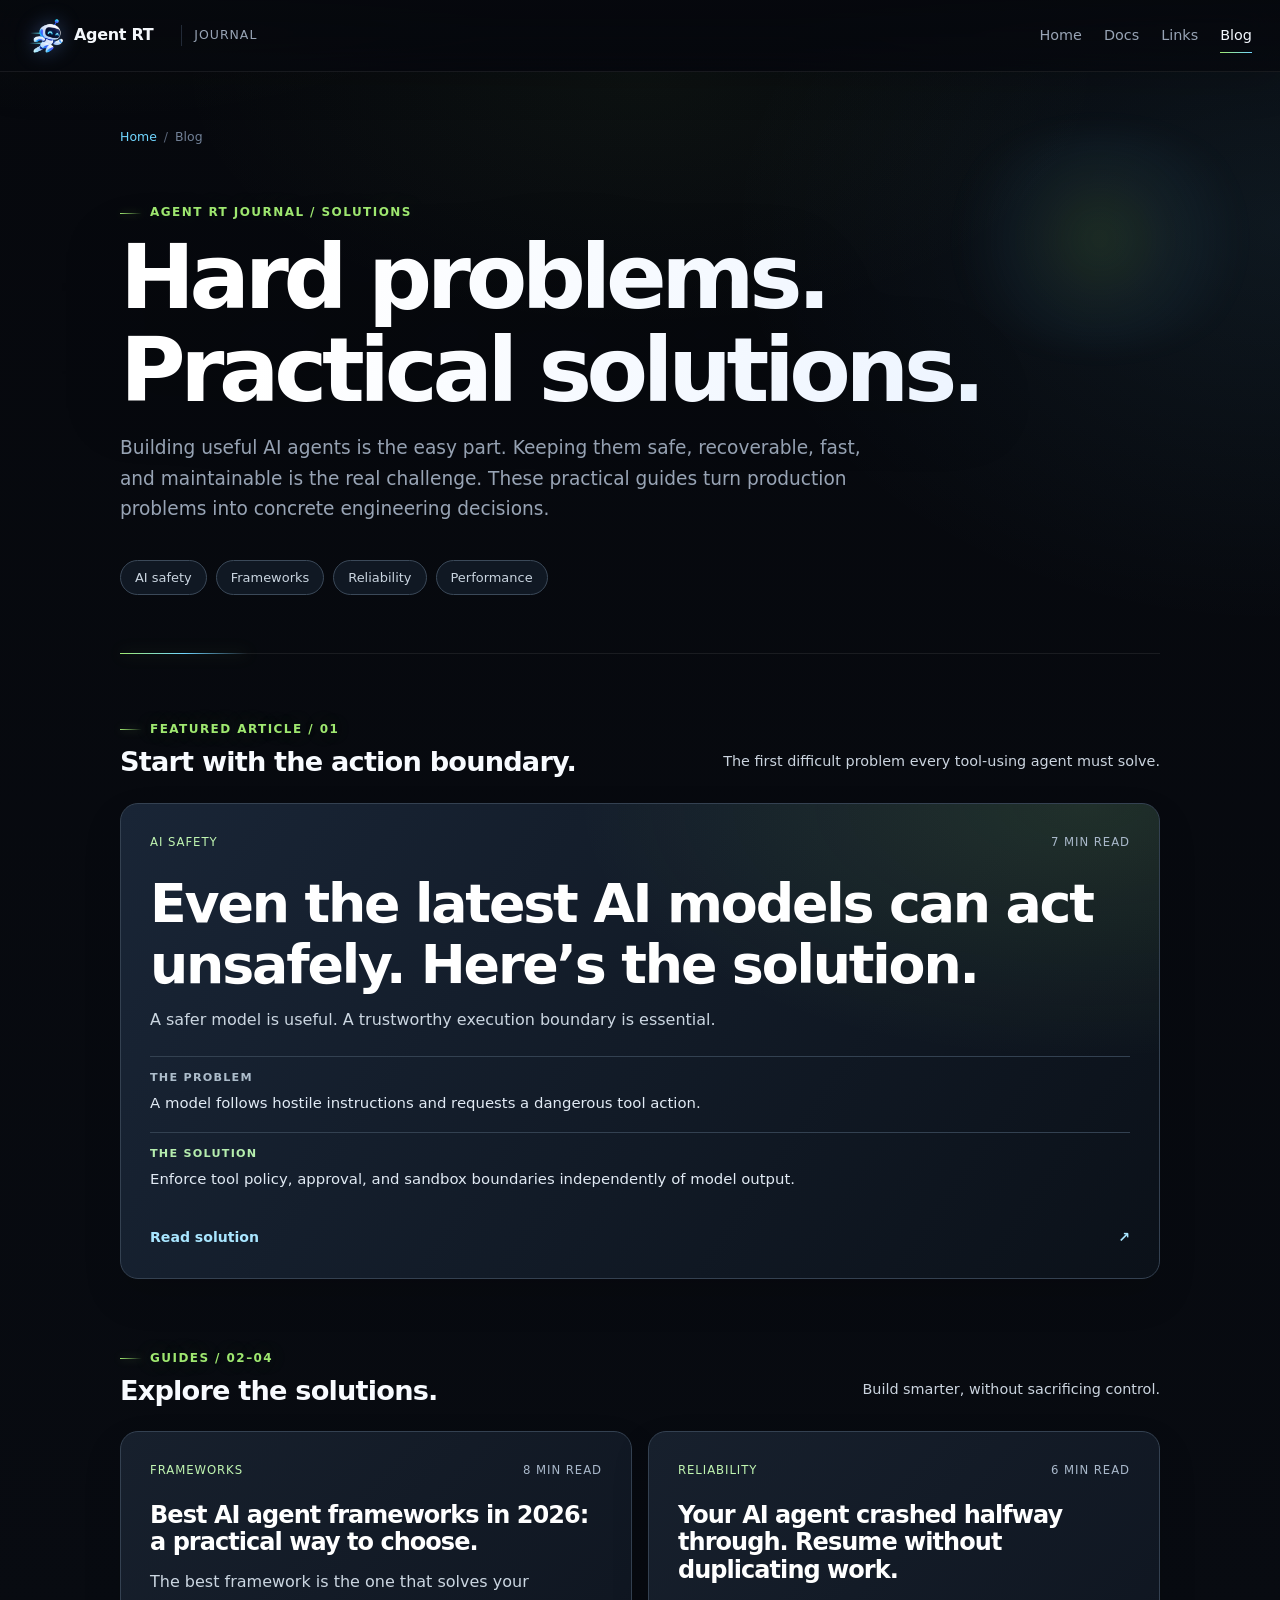
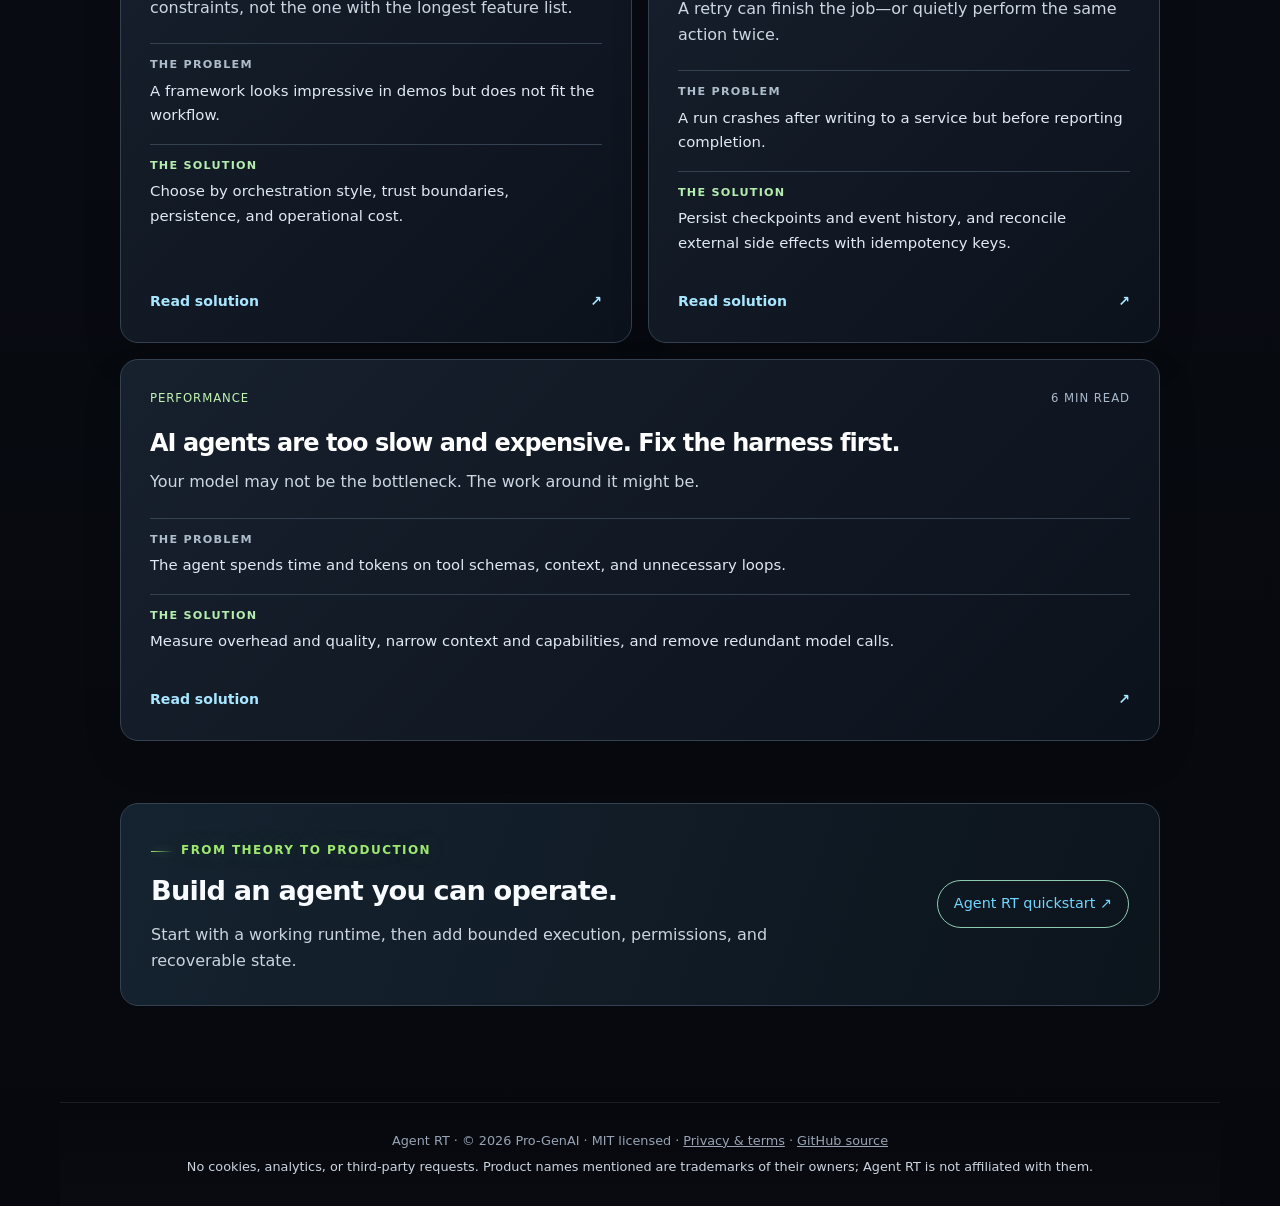
<file: blog/index.html>
<!doctype html>
<html lang="en">
<head>
<meta charset="utf-8">
<meta name="viewport" content="width=device-width,initial-scale=1">
<meta http-equiv="Content-Security-Policy" content="default-src 'self'; script-src 'self'; style-src 'self' 'unsafe-inline'; img-src 'self' data:; font-src 'self'; connect-src 'self'; object-src 'none'; base-uri 'none'; form-action 'none'">
<title>Hard AI agent problems. Practical solutions. — Agent RT Blog</title>
<meta name="description" content="The Agent RT blog: practical solutions to AI agent safety, framework selection, crash recovery, latency, and cost.">
<meta name="author" content="Pro-GenAI">
<meta name="robots" content="index,follow,max-image-preview:large">
<link rel="canonical" href="https://agent-rt-pro.github.io/blog/">
<meta property="og:type" content="website">
<meta property="og:site_name" content="Agent RT">
<meta property="og:title" content="Hard AI agent problems. Practical solutions.">
<meta property="og:description" content="The Agent RT blog: practical solutions to AI agent safety, framework selection, crash recovery, latency, and cost.">
<meta property="og:url" content="https://agent-rt-pro.github.io/blog/">
<meta property="og:image" content="https://agent-rt-pro.github.io/og-image.png">
<meta name="twitter:card" content="summary_large_image">
<meta name="twitter:title" content="Hard AI agent problems. Practical solutions.">
<meta name="twitter:description" content="The Agent RT blog: practical solutions to AI agent safety, framework selection, crash recovery, latency, and cost.">
<meta name="twitter:image" content="https://agent-rt-pro.github.io/og-image.png">

<script type="application/ld+json">{"@context":"https://schema.org","@graph":[{"@type":"Blog","@id":"https://agent-rt-pro.github.io/blog/#blog","url":"https://agent-rt-pro.github.io/blog/","name":"Hard AI agent problems. Practical solutions.","description":"The Agent RT blog: practical solutions to AI agent safety, framework selection, crash recovery, latency, and cost.","inLanguage":"en","publisher":{"@id":"https://agent-rt-pro.github.io/#organization"},"blogPost":[{"@id":"https://agent-rt-pro.github.io/blog/latest-ai-models-unsafe-solution/#article"},{"@id":"https://agent-rt-pro.github.io/blog/best-ai-agent-frameworks-2026/#article"},{"@id":"https://agent-rt-pro.github.io/blog/ai-agent-checkpoints-resume-safely/#article"},{"@id":"https://agent-rt-pro.github.io/blog/ai-agents-too-slow-expensive/#article"}]},{"@type":"BreadcrumbList","@id":"https://agent-rt-pro.github.io/blog/#breadcrumbs","itemListElement":[{"@type":"ListItem","position":1,"name":"Home","item":"https://agent-rt-pro.github.io/"},{"@type":"ListItem","position":2,"name":"Blog","item":"https://agent-rt-pro.github.io/blog/"}]}]}</script>
<meta name="theme-color" content="#07090d">
<meta name="color-scheme" content="dark">
<link rel="icon" href="../favicon.ico">
<link rel="apple-touch-icon" href="../apple-touch-icon.png">
<link rel="stylesheet" href="../docs/docs.css">
<link rel="stylesheet" href="./blog.css">
</head>
<body class="blog-site"><a class="skip-link" href="#main">Skip to content</a>
<header class="docs-header blog-header"><div class="header-inner">
<a class="brand" href="../"><span class="brand-mark" aria-hidden="true"></span><span>Agent RT</span></a>
<span class="docs-label">Journal</span>
<nav class="header-links" aria-label="Primary navigation"><a href="../">Home</a><a href="../docs/">Docs</a><a href="../links/">Links</a><a href="./" aria-current="page">Blog</a></nav>
</div></header>
<main class="docs-main blog-main" id="main"><div class="content wide blog-content">
<nav class="breadcrumbs" aria-label="Breadcrumbs"><a href="../">Home</a><span>/</span>Blog</nav>
<section class="section-intro blog-hero"><span class="eyebrow">Agent RT journal / Solutions</span>
<h1 class="doc-title">Hard problems.<br>Practical solutions.</h1>
<p class="doc-lede">Building useful AI agents is the easy part. Keeping them safe, recoverable, fast, and maintainable is the real challenge. These practical guides turn production problems into concrete engineering decisions.</p>
<div class="blog-tags" aria-label="Topics"><span>AI safety</span><span>Frameworks</span><span>Reliability</span><span>Performance</span></div>
</section>
<section class="blog-section" aria-labelledby="feature-heading"><div class="blog-section-top"><div><span class="eyebrow">Featured article / 01</span><h2 id="feature-heading">Start with the action boundary.</h2></div><p>The first difficult problem every tool-using agent must solve.</p></div>
<a class="blog-card blog-feature" href="./latest-ai-models-unsafe-solution/"><div class="blog-meta"><span>AI safety</span><span>7 min read</span></div><h2>Even the latest AI models can act unsafely. Here’s the solution.</h2><p class="blog-teaser">A safer model is useful. A trustworthy execution boundary is essential.</p><div class="blog-pair"><div><small>The problem</small><p>A model follows hostile instructions and requests a dangerous tool action.</p></div><div><small>The solution</small><p>Enforce tool policy, approval, and sandbox boundaries independently of model output.</p></div></div><span class="blog-read">Read solution <span aria-hidden="true">↗</span></span></a></section>
<section class="blog-section" aria-labelledby="more-heading"><div class="blog-section-top"><div><span class="eyebrow">Guides / 02–04</span><h2 id="more-heading">Explore the solutions.</h2></div><p>Build smarter, without sacrificing control.</p></div><div class="blog-grid"><a class="blog-card" href="./best-ai-agent-frameworks-2026/"><div class="blog-meta"><span>Frameworks</span><span>8 min read</span></div><h3>Best AI agent frameworks in 2026: a practical way to choose.</h3><p class="blog-teaser">The best framework is the one that solves your constraints, not the one with the longest feature list.</p><div class="blog-pair"><div><small>The problem</small><p>A framework looks impressive in demos but does not fit the workflow.</p></div><div><small>The solution</small><p>Choose by orchestration style, trust boundaries, persistence, and operational cost.</p></div></div><span class="blog-read">Read solution <span aria-hidden="true">↗</span></span></a>
<a class="blog-card" href="./ai-agent-checkpoints-resume-safely/"><div class="blog-meta"><span>Reliability</span><span>6 min read</span></div><h3>Your AI agent crashed halfway through. Resume without duplicating work.</h3><p class="blog-teaser">A retry can finish the job—or quietly perform the same action twice.</p><div class="blog-pair"><div><small>The problem</small><p>A run crashes after writing to a service but before reporting completion.</p></div><div><small>The solution</small><p>Persist checkpoints and event history, and reconcile external side effects with idempotency keys.</p></div></div><span class="blog-read">Read solution <span aria-hidden="true">↗</span></span></a>
<a class="blog-card" href="./ai-agents-too-slow-expensive/"><div class="blog-meta"><span>Performance</span><span>6 min read</span></div><h3>AI agents are too slow and expensive. Fix the harness first.</h3><p class="blog-teaser">Your model may not be the bottleneck. The work around it might be.</p><div class="blog-pair"><div><small>The problem</small><p>The agent spends time and tokens on tool schemas, context, and unnecessary loops.</p></div><div><small>The solution</small><p>Measure overhead and quality, narrow context and capabilities, and remove redundant model calls.</p></div></div><span class="blog-read">Read solution <span aria-hidden="true">↗</span></span></a></div></section>
<aside class="blog-cta"><div><span class="eyebrow">From theory to production</span><h2>Build an agent you can operate.</h2><p>Start with a working runtime, then add bounded execution, permissions, and recoverable state.</p></div><a href="../docs/getting-started/quickstart.html">Agent RT quickstart ↗</a></aside>
</div><footer class="docs-footer blog-footer">Agent RT · © 2026 Pro-GenAI · MIT licensed · <a href="../docs/reference/privacy-terms.html">Privacy &amp; terms</a> · <a href="https://github.com/Pro-GenAI/Agent-RT">GitHub source</a><p>No cookies, analytics, or third-party requests. Product names mentioned are trademarks of their owners; Agent RT is not affiliated with them.</p></footer></main></body></html>
</file>
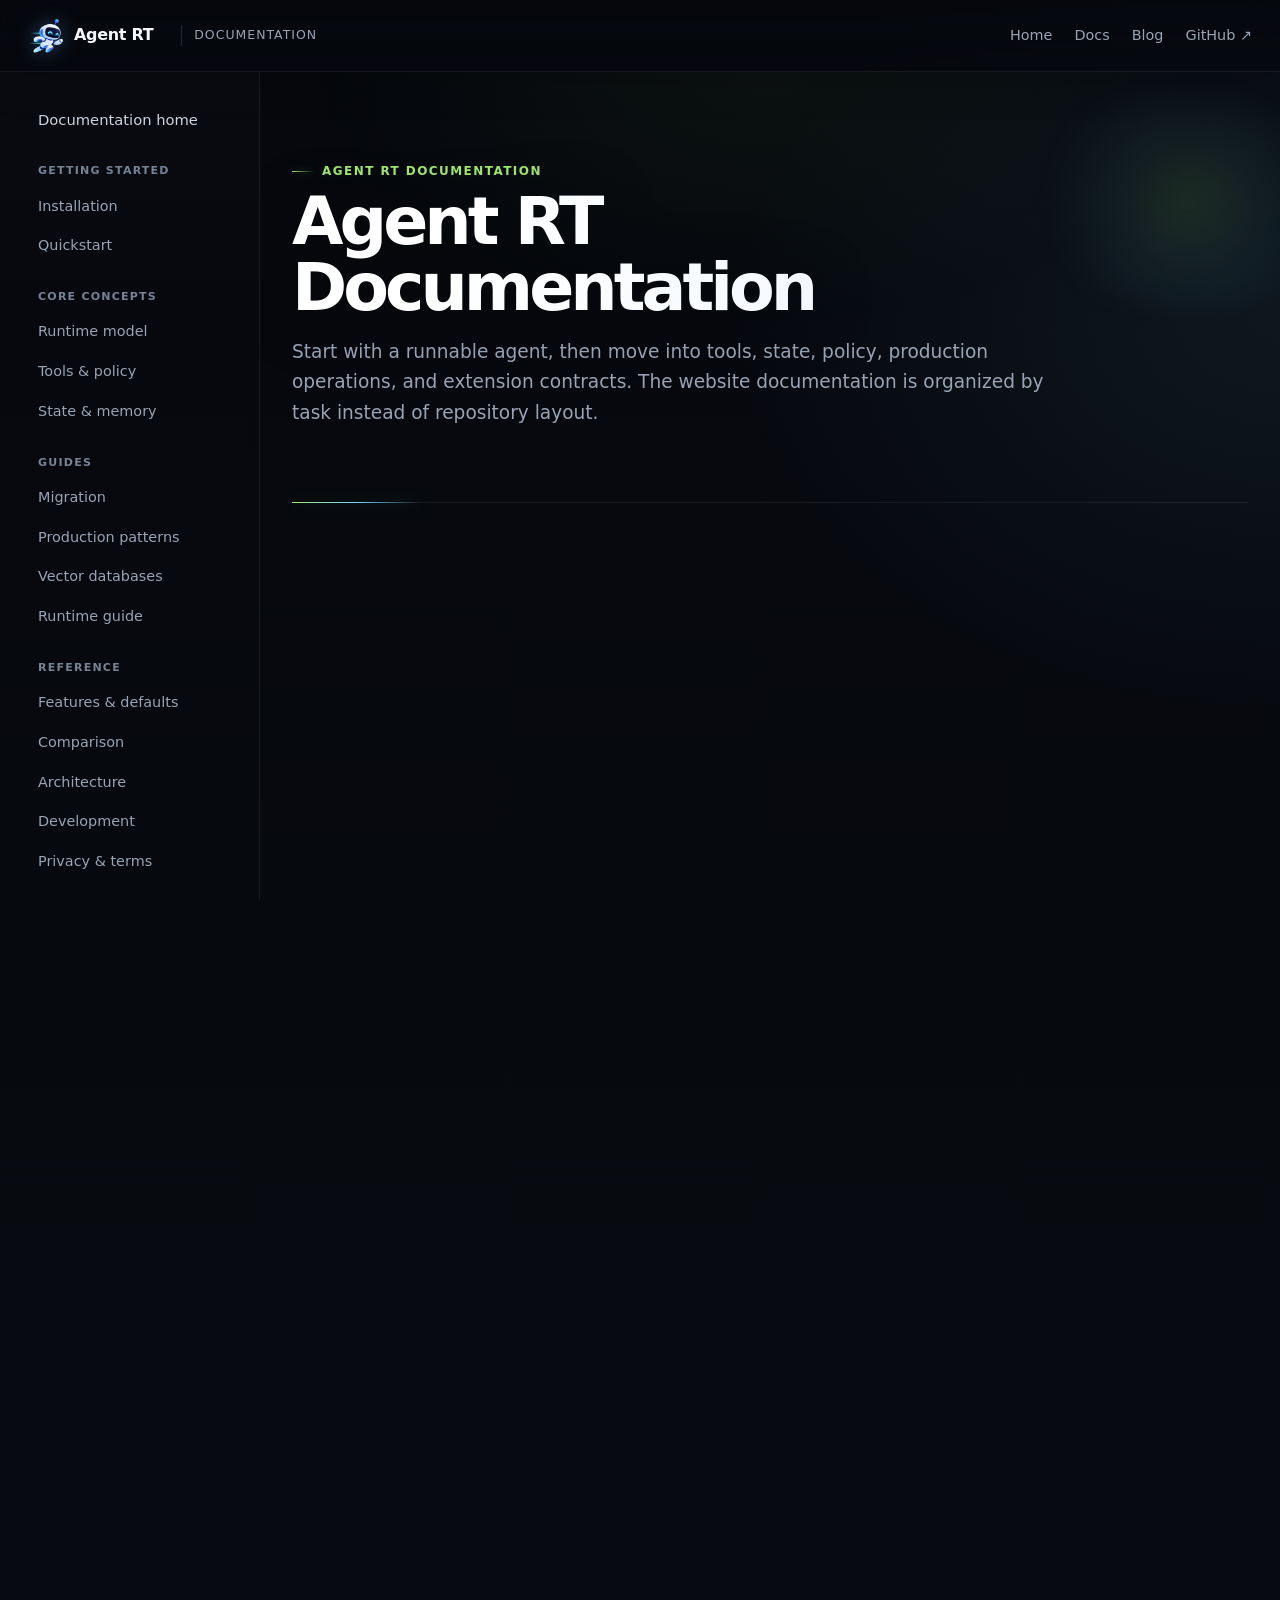
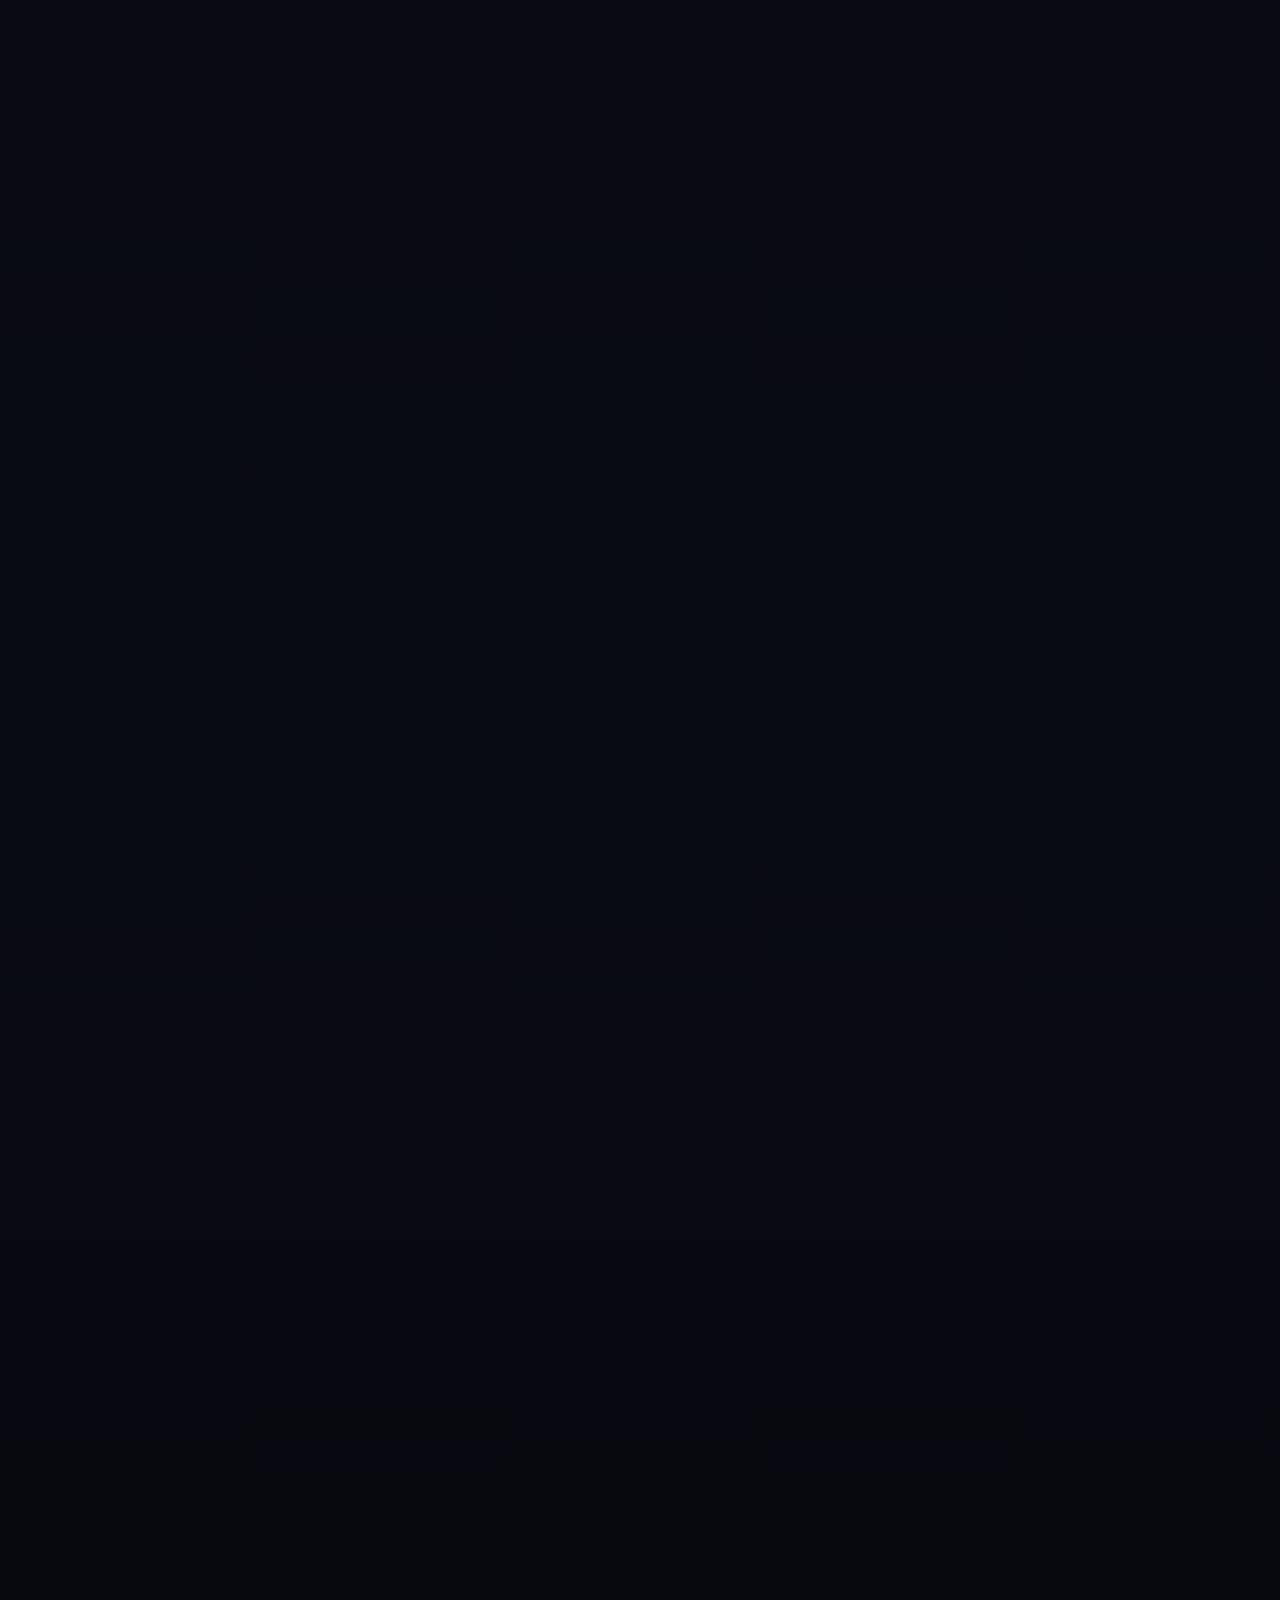
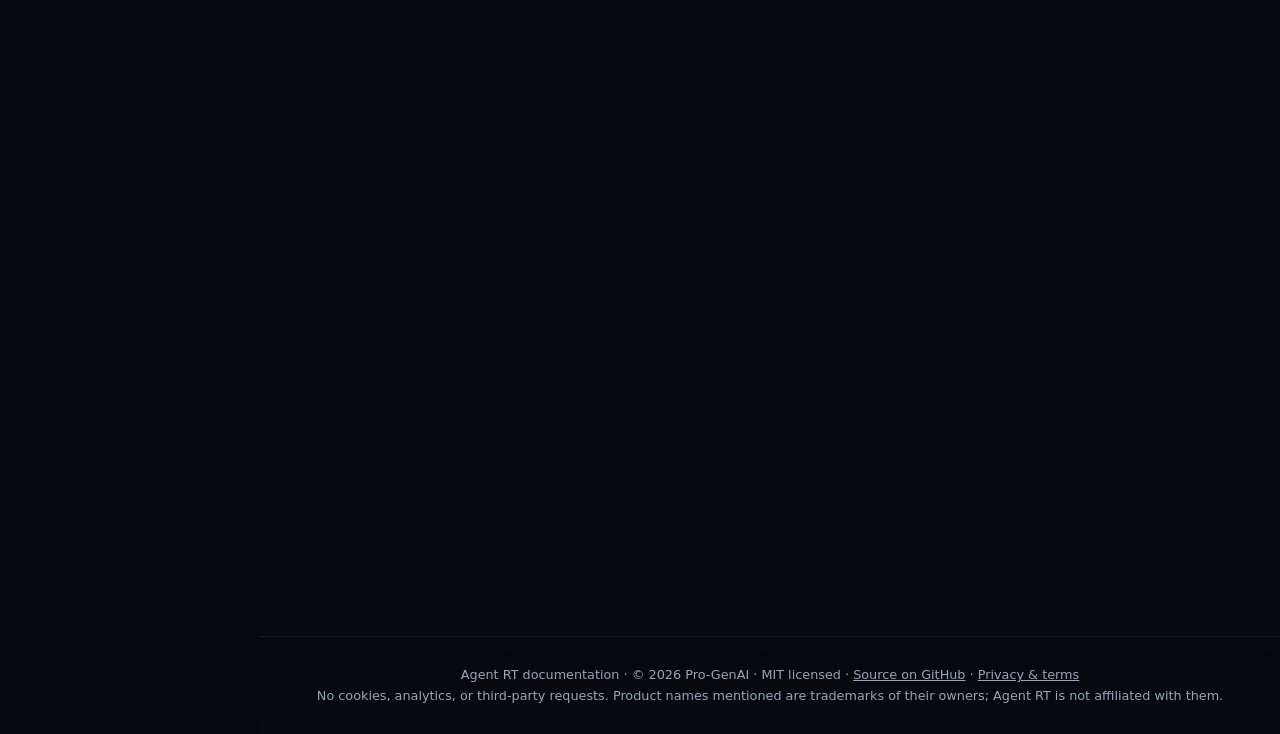
<file: docs/index.html>
<!doctype html>
<html lang="en">
<head>
  <meta charset="utf-8">
  <meta http-equiv="Content-Security-Policy" content="default-src 'self'; script-src 'self' 'sha256-qOhFsq0QMV2REqNwk5hGH5bZE9SkX6gt6yeyKdYPv+U='; style-src 'self' 'unsafe-inline'; img-src 'self' data:; font-src 'self'; connect-src 'self'; object-src 'none'; base-uri 'none'; form-action 'none'">
  <meta name="viewport" content="width=device-width, initial-scale=1">
  <title>Agent RT Documentation — Python &amp; TypeScript AI Agent Runtime</title>
  <meta name="description" content="Learn Agent RT for Python and TypeScript: installation, quickstarts, tools, memory, migration, production patterns, architecture, and development.">
  <meta name="author" content="Pro-GenAI">
  <meta name="robots" content="index,follow,max-image-preview:large,max-snippet:-1,max-video-preview:-1">
  <meta name="googlebot" content="index,follow,max-image-preview:large,max-snippet:-1,max-video-preview:-1">
  <link rel="canonical" href="https://agent-rt-pro.github.io/docs/">
  <meta property="og:type" content="website">
  <meta property="og:site_name" content="Agent RT">
  <meta property="og:title" content="Agent RT Documentation — Python &amp; TypeScript AI Agent Runtime">
  <meta property="og:description" content="Learn Agent RT for Python and TypeScript: installation, quickstarts, tools, memory, migration, production patterns, architecture, and development.">
  <meta property="og:url" content="https://agent-rt-pro.github.io/docs/">
  <meta property="og:image" content="https://agent-rt-pro.github.io/og-image.png">
  <meta property="og:image:alt" content="Agent RT — lightweight AI agent runtime for Python and TypeScript">
  <meta property="og:image:width" content="1200">
  <meta property="og:image:height" content="630">
  <meta property="og:locale" content="en_US">
  <meta name="twitter:card" content="summary_large_image">
  <meta name="twitter:title" content="Agent RT Documentation — Python &amp; TypeScript AI Agent Runtime">
  <meta name="twitter:description" content="Learn Agent RT for Python and TypeScript: installation, quickstarts, tools, memory, migration, production patterns, architecture, and development.">
  <meta name="twitter:image" content="https://agent-rt-pro.github.io/og-image.png">
  <script type="application/ld+json">{"@context":"https://schema.org","@graph":[{"@type":"CollectionPage","@id":"https://agent-rt-pro.github.io/docs/#page","url":"https://agent-rt-pro.github.io/docs/","name":"Agent RT Documentation — Python & TypeScript AI Agent Runtime","headline":"Agent RT Documentation — Python & TypeScript AI Agent Runtime","description":"Learn Agent RT for Python and TypeScript: installation, quickstarts, tools, memory, migration, production patterns, architecture, and development.","inLanguage":"en","dateModified":"2026-11-03","isPartOf":{"@id":"https://agent-rt-pro.github.io/#website"},"about":{"@id":"https://agent-rt-pro.github.io/#software"},"publisher":{"@id":"https://agent-rt-pro.github.io/#organization"}},{"@type":"BreadcrumbList","@id":"https://agent-rt-pro.github.io/docs/#breadcrumbs","itemListElement":[{"@type":"ListItem","position":1,"name":"Agent RT","item":"https://agent-rt-pro.github.io/"},{"@type":"ListItem","position":2,"name":"Documentation","item":"https://agent-rt-pro.github.io/docs/"}]}]}</script>
  <meta name="theme-color" content="#07090d">
  <meta name="color-scheme" content="dark">
  <link rel="icon" href="../favicon.ico" sizes="16x16 32x32 48x48">
  <link rel="apple-touch-icon" href="../apple-touch-icon.png">
  <script>document.documentElement.classList.add("js")</script>
  <link rel="stylesheet" href="./docs.css">
  <link rel="stylesheet" href="./vendor/github-dark-dimmed.min.css">
  <script src="./vendor/highlight.min.js" defer></script>
  <script src="./docs.js" defer></script>
</head>
<body>
  <a class="skip-link" href="#main">Skip to content</a>
  <header class="docs-header">
    <div class="header-inner">
      <a class="brand" href="../"><span class="brand-mark" aria-hidden="true"><i></i><i></i><i></i><i></i></span><span>Agent RT</span></a>
      <span class="docs-label">Documentation</span>
      <nav class="header-links" aria-label="Global"><a href="../">Home</a><a href="./" aria-current="page">Docs</a><a href="../blog/">Blog</a><a href="https://github.com/Pro-GenAI/Agent-RT">GitHub ↗</a></nav>
    </div>
  </header>

  <div class="mobile-nav">
    <details>
      <summary>Documentation menu</summary>
      <div class="mobile-links">
        <a href="./">Overview</a>
        <a href="./getting-started/installation.html">Installation</a>
        <a href="./getting-started/quickstart.html">Quickstart</a>
        <a href="./concepts/runtime.html">Runtime model</a>
        <a href="./concepts/tools-policy.html">Tools &amp; policy</a>
        <a href="./concepts/state-memory.html">State &amp; memory</a>
        <a href="./guides/migration.html">Migration</a>
        <a href="./guides/production.html">Production patterns</a><a href="./guides/vector-databases.html">Vector databases</a><a href="./guides/runtime-guide.html">Runtime guide</a>
        <a href="./reference/features-defaults.html">Features &amp; defaults</a>
        <a href="./reference/comparison.html">Comparison</a>
        <a href="./reference/architecture.html">Architecture</a>
        <a href="./reference/development.html">Development</a><a href="./reference/privacy-terms.html">Privacy &amp; terms</a>
      </div>
    </details>
  </div>

  <div class="docs-shell">
    <aside class="sidebar" aria-label="Documentation navigation">
      <a class="sidebar-home" href="./" aria-current="page">Documentation home</a>
      <div class="nav-group"><h2>Getting started</h2><a href="./getting-started/installation.html">Installation</a><a href="./getting-started/quickstart.html">Quickstart</a></div>
      <div class="nav-group"><h2>Core concepts</h2><a href="./concepts/runtime.html">Runtime model</a><a href="./concepts/tools-policy.html">Tools &amp; policy</a><a href="./concepts/state-memory.html">State &amp; memory</a></div>
      <div class="nav-group"><h2>Guides</h2><a href="./guides/migration.html">Migration</a><a href="./guides/production.html">Production patterns</a><a href="./guides/vector-databases.html">Vector databases</a><a href="./guides/runtime-guide.html">Runtime guide</a></div>
      <div class="nav-group"><h2>Reference</h2><a href="./reference/features-defaults.html">Features & defaults</a><a href="./reference/comparison.html">Comparison</a><a href="./reference/architecture.html">Architecture</a><a href="./reference/development.html">Development</a><a href="./reference/privacy-terms.html">Privacy &amp; terms</a></div>
    </aside>

    <main class="docs-main" id="main">
      <article class="content wide">
        <section class="section-intro">
          <span class="eyebrow">Agent RT documentation</span>
          <h1 class="doc-title">Agent RT<br>Documentation</h1>
          <p class="doc-lede">Start with a runnable agent, then move into tools, state, policy, production operations, and extension contracts. The website documentation is organized by task instead of repository layout.</p>
        </section>

        <section>
          <div class="note"><strong>Solutions journal</strong> Building around safety, reliability, performance, or framework selection? Read the <a href="../blog/">Agent RT blog</a> for problem-first articles with implementation checklists.</div>
          <h2>Start here</h2>
          <div class="path"><span class="path-number">01</span><div><a href="./getting-started/installation.html">Install Agent RT</a><span>Install from PyPI, npm, or Docker Hub, then configure a model provider.</span></div></div>
          <div class="path"><span class="path-number">02</span><div><a href="./getting-started/quickstart.html">Run your first agent</a><span>Move from a minimal call to tools, streaming, structured output, and limits.</span></div></div>
          <div class="path"><span class="path-number">03</span><div><a href="./concepts/runtime.html">Understand the runtime loop</a><span>See how model requests, tool execution, state, budgets, and termination fit together.</span></div></div>
        </section>

        <section class="section-block">
          <div class="section-heading"><div><span class="eyebrow">Section 1</span><h2>Getting started</h2></div><p>From install to first run.</p></div>
          <div class="docs-grid">
            <a class="card" href="./getting-started/installation.html"><span class="arrow">↗</span><small>Setup</small><strong>Installation</strong><p>Supported runtimes, Docker Hub images, package installation, and provider environment.</p></a>
            <a class="card" href="./getting-started/quickstart.html"><span class="arrow">↗</span><small>First run</small><strong>Quickstart</strong><p>Incremental examples for agents, tools, streaming, schemas, and limits.</p></a>
            <a class="card" href="./concepts/agent-harnesses.html"><span class="arrow">↗</span><small>Complete theory</small><strong>Introduction to agent harnesses</strong><p>The complete reference for agent loops, tools, context, state, memory, permissions, safety, and deployment.</p></a>
            <a class="card" href="./guides/runtime-reference.html"><span class="arrow">↗</span><small>Detailed handbook</small><strong>Complete runtime guide</strong><p>Full Python and TypeScript examples for providers, CLI, memory, skills, sandboxes, chat bots, and more.</p></a>
            <a class="card" href="./guides/migration-reference.html"><span class="arrow">↗</span><small>API compatibility</small><strong>Complete migration reference</strong><p>Detailed migration recipes for frameworks, model SDKs, memory, tool APIs, and provider compatibility.</p></a>
            <a class="card" href="./reference/configuration.html"><span class="arrow">↗</span><small>YAML schema</small><strong>Configuration reference</strong><p>Model lists, fallbacks, vector store settings, runtime options, and secrets.</p></a>
            <a class="card" href="./reference/extension-contracts.html"><span class="arrow">↗</span><small>Complete contracts</small><strong>Extension contracts</strong><p>Module boundaries, security invariants, provider-state contracts, and conformance testing.</p></a>
            <a class="card" href="./reference/contributor-handbook.html"><span class="arrow">↗</span><small>Contributor workflow</small><strong>Complete development handbook</strong><p>Python and TypeScript tests, security scans, packaging, evaluation, and CI.</p></a>
            <a class="card" href="./reference/deployment-privacy-checklist.html"><span class="arrow">↗</span><small>Launch review</small><strong>Deployment privacy checklist</strong><p>Practical review points for hosting, accounts, marketing email, user content, and billing.</p></a>
          </div>
        </section>

        <section class="section-block">
          <div class="section-heading"><div><span class="eyebrow">Section 2</span><h2>Core concepts</h2></div><p>The mental model behind Agent RT.</p></div>
          <div class="docs-grid">
            <a class="card" href="./concepts/runtime.html"><span class="arrow">↗</span><small>Execution</small><strong>Runtime model</strong><p>The model → tool → model loop, routing, limits, and cancellation.</p></a>
            <a class="card" href="./concepts/tools-policy.html"><span class="arrow">↗</span><small>Capabilities</small><strong>Tools &amp; policy</strong><p>Registries, validation, visibility, permissions, approvals, and guardrails.</p></a>
            <a class="card" href="./concepts/state-memory.html"><span class="arrow">↗</span><small>Persistence</small><strong>State &amp; memory</strong><p>Messages, workflow state, memory scopes, checkpoints, artifacts, and resumption.</p></a>
          </div>
        </section>

        <section class="section-block">
          <div class="section-heading"><div><span class="eyebrow">Section 3</span><h2>Guides</h2></div><p>Common adoption and deployment paths.</p></div>
          <div class="docs-grid">
            <a class="card" href="./guides/migration.html"><span class="arrow">↗</span><small>Adoption</small><strong>Migration</strong><p>Compatibility surfaces for LangChain, LlamaIndex, OpenAI, and Anthropic applications, with 65+ third-party repositories passing before and after migration in ongoing field testing.</p></a>
            <a class="card" href="./guides/production.html"><span class="arrow">↗</span><small>Operations</small><strong>Production patterns</strong><p>Boundaries, durable execution, sandboxing, observability, evaluation, and deployment.</p></a>
            <a class="card" href="./guides/vector-databases.html"><span class="arrow">↗</span><small>Retrieval</small><strong>Vector databases</strong><p>Switch Chroma, Milvus, Pinecone, Qdrant, or Weaviate with environment variables, or use LangChain/LlamaIndex-compatible vector-store imports.</p></a>
            <a class="card" href="./guides/runtime-guide.html"><span class="arrow">↗</span><small>Usage details</small><strong>Runtime guide</strong><p>Providers, memory packages, API server, CLI, web UI, chat bots, sandboxes, skills, and migration entry points.</p></a>
          </div>
        </section>

        <section class="section-block">
          <div class="section-heading"><div><span class="eyebrow">Section 4</span><h2>Reference</h2></div><p>Architecture and contributor workflows.</p></div>
          <div class="docs-grid">
            <a class="card" href="./reference/features-defaults.html"><span class="arrow">↗</span><small>Complete reference</small><strong>Features & defaults</strong><p>Every major capability, what is enabled by default, what is opt-in, execution order, and how to configure it.</p></a>
            <a class="card" href="./reference/comparison.html"><span class="arrow">↗</span><small>Framework comparison</small><strong>Agent RT vs alternatives</strong><p>Compare runtime features, latency, memory, guardrails, APIs, sandboxing, and portability.</p></a>
            <a class="card" href="./reference/architecture.html"><span class="arrow">↗</span><small>Extensions</small><strong>Architecture</strong><p>Module boundaries and the extension contracts that keep the runtime provider-neutral.</p></a>
            <a class="card" href="./reference/development.html"><span class="arrow">↗</span><small>Contributing</small><strong>Development</strong><p>Repository setup, test matrices, and language-specific workflows.</p></a>
          </div>
        </section>
      </article>
      <footer class="docs-footer">Agent RT documentation · © 2026 Pro-GenAI · MIT licensed · <a href="https://github.com/Pro-GenAI/Agent-RT">Source on GitHub</a> · <a href="./reference/privacy-terms.html">Privacy &amp; terms</a><br>No cookies, analytics, or third-party requests. Product names mentioned are trademarks of their owners; Agent RT is not affiliated with them.</footer>
    </main>
  </div>
</body>
</html>
</file>
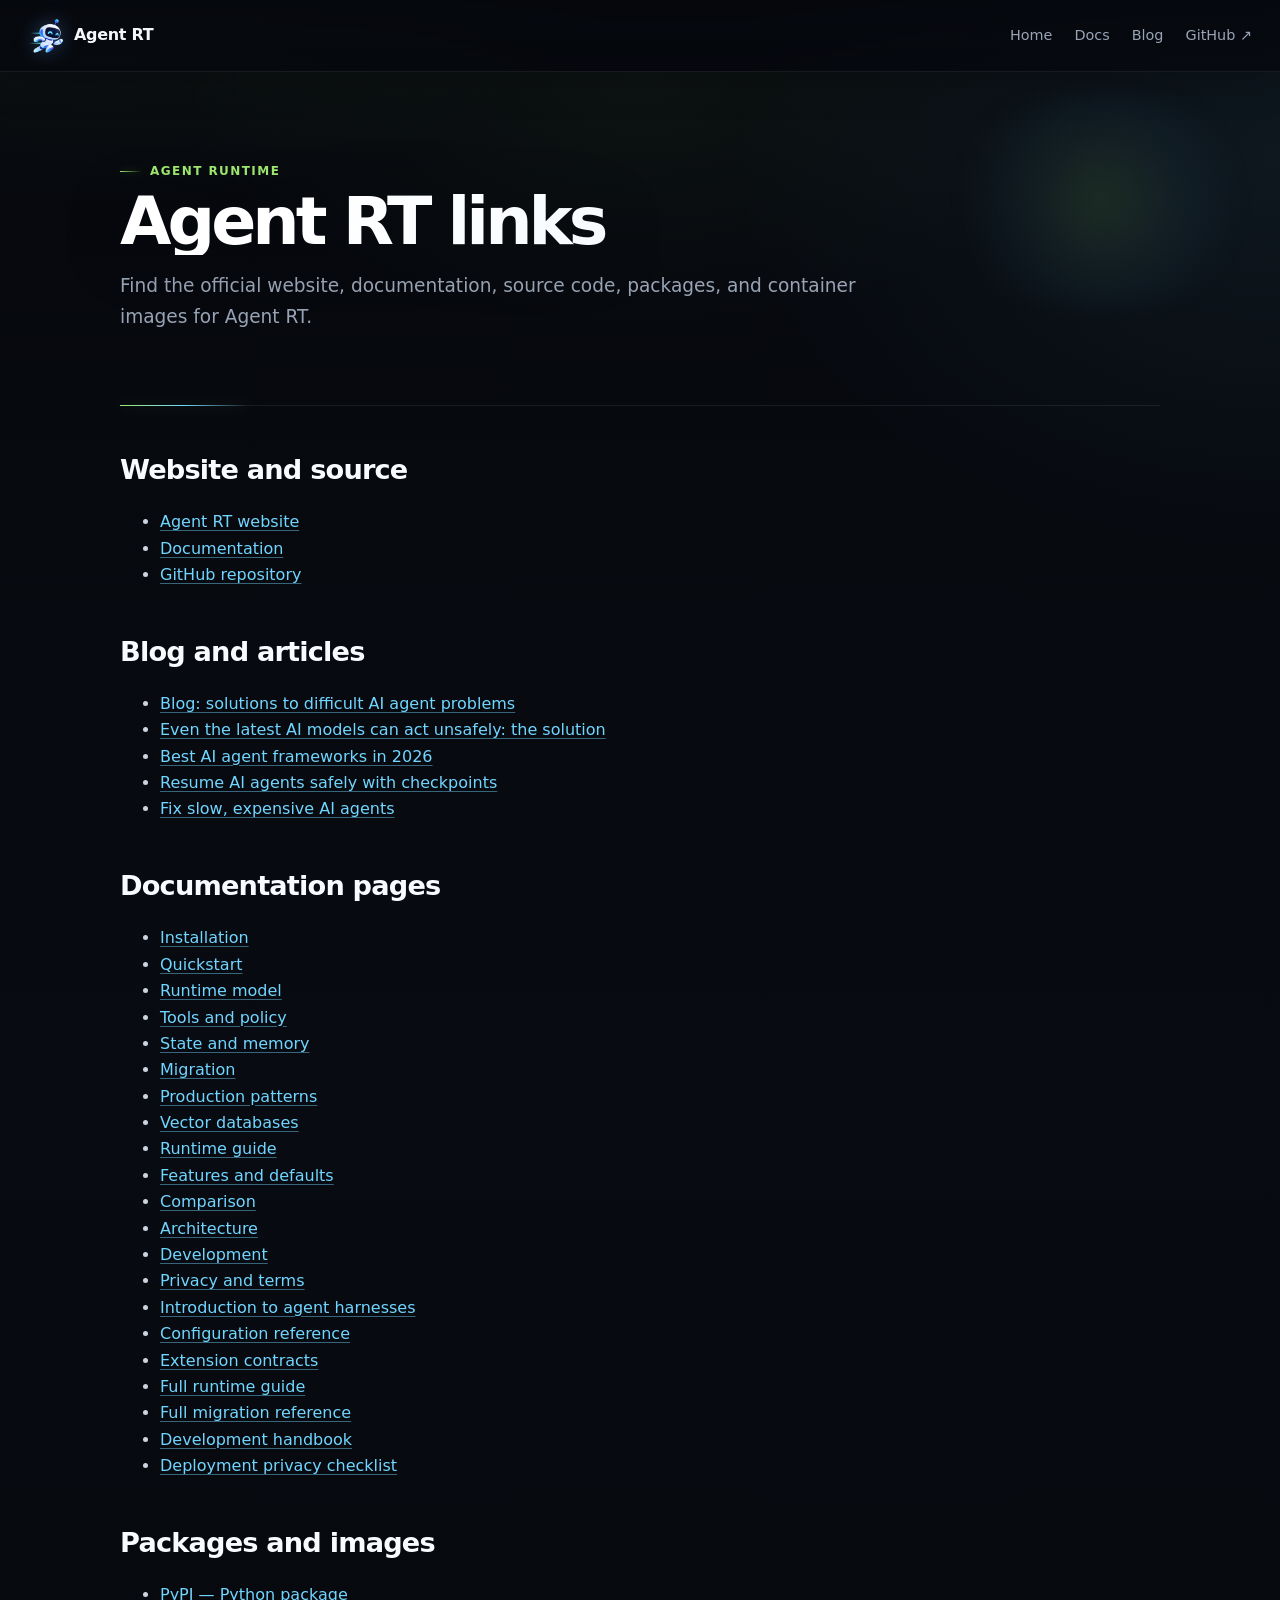
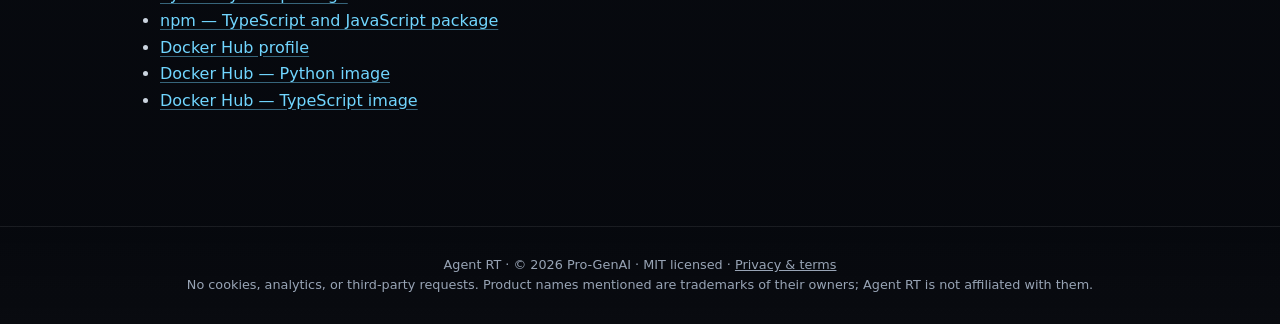
<file: links/index.html>
<!doctype html>
<html lang="en">
<head>
  <meta charset="utf-8">
  <meta http-equiv="Content-Security-Policy" content="default-src 'self'; script-src 'self'; style-src 'self' 'unsafe-inline'; img-src 'self' data:; font-src 'self'; connect-src 'self'; object-src 'none'; base-uri 'none'; form-action 'none'">
  <meta name="viewport" content="width=device-width, initial-scale=1">
  <title>Agent RT Links — Documentation, Packages &amp; Source</title>
  <meta name="description" content="Find the Agent RT website, documentation, GitHub repository, Python and JavaScript packages, and Docker images.">
  <meta name="robots" content="index,follow">
  <link rel="canonical" href="https://agent-rt-pro.github.io/links/">
  <meta property="og:type" content="website">
  <meta property="og:site_name" content="Agent RT">
  <meta property="og:title" content="Agent RT Links — Documentation, Packages &amp; Source">
  <meta property="og:description" content="Find the Agent RT website, documentation, source, packages, and Docker images.">
  <meta property="og:url" content="https://agent-rt-pro.github.io/links/">
  <meta property="og:image" content="https://agent-rt-pro.github.io/og-image.png">
  <meta name="twitter:card" content="summary_large_image">
  <meta name="twitter:title" content="Agent RT Links — Documentation, Packages &amp; Source">
  <meta name="twitter:description" content="Find the Agent RT website, documentation, source, packages, and Docker images.">
  <meta name="twitter:image" content="https://agent-rt-pro.github.io/og-image.png">
  <link rel="icon" href="../favicon.ico">
  <link rel="stylesheet" href="../docs/docs.css">
</head>
<body>
  <a class="skip-link" href="#main">Skip to content</a>
  <header class="docs-header">
    <div class="header-inner">
      <a class="brand" href="../"><span class="brand-mark" aria-hidden="true"><i></i><i></i><i></i><i></i></span><span>Agent RT</span></a>
      <nav class="header-links" aria-label="Global"><a href="../">Home</a><a href="../docs/">Docs</a><a href="../blog/">Blog</a><a href="https://github.com/Pro-GenAI/Agent-RT">GitHub ↗</a></nav>
    </div>
  </header>
  <main class="docs-main" id="main">
    <article class="content wide">
      <section class="section-intro">
        <span class="eyebrow">Agent Runtime</span>
        <h1 class="doc-title">Agent RT links</h1>
        <p class="doc-lede">Find the official website, documentation, source code, packages, and container images for Agent RT.</p>
      </section>
      <section>
        <h2>Website and source</h2>
        <ul>
          <li><a href="https://agent-rt-pro.github.io/">Agent RT website</a></li>
          <li><a href="https://agent-rt-pro.github.io/docs/">Documentation</a></li>
          <li><a href="https://github.com/Pro-GenAI/Agent-RT">GitHub repository</a></li>
        </ul>
        <h2>Blog and articles</h2>
        <ul>
          <li><a href="https://agent-rt-pro.github.io/blog/">Blog: solutions to difficult AI agent problems</a></li>
          <li><a href="https://agent-rt-pro.github.io/blog/latest-ai-models-unsafe-solution/">Even the latest AI models can act unsafely: the solution</a></li>
          <li><a href="https://agent-rt-pro.github.io/blog/best-ai-agent-frameworks-2026/">Best AI agent frameworks in 2026</a></li>
          <li><a href="https://agent-rt-pro.github.io/blog/ai-agent-checkpoints-resume-safely/">Resume AI agents safely with checkpoints</a></li>
          <li><a href="https://agent-rt-pro.github.io/blog/ai-agents-too-slow-expensive/">Fix slow, expensive AI agents</a></li>
        </ul>
        <h2>Documentation pages</h2>
        <ul>
          <li><a href="../docs/getting-started/installation.html">Installation</a></li>
          <li><a href="../docs/getting-started/quickstart.html">Quickstart</a></li>
          <li><a href="../docs/concepts/runtime.html">Runtime model</a></li>
          <li><a href="../docs/concepts/tools-policy.html">Tools and policy</a></li>
          <li><a href="../docs/concepts/state-memory.html">State and memory</a></li>
          <li><a href="../docs/guides/migration.html">Migration</a></li>
          <li><a href="../docs/guides/production.html">Production patterns</a></li>
          <li><a href="../docs/guides/vector-databases.html">Vector databases</a></li>
          <li><a href="../docs/guides/runtime-guide.html">Runtime guide</a></li>
          <li><a href="../docs/reference/features-defaults.html">Features and defaults</a></li>
          <li><a href="../docs/reference/comparison.html">Comparison</a></li>
          <li><a href="../docs/reference/architecture.html">Architecture</a></li>
          <li><a href="../docs/reference/development.html">Development</a></li>
          <li><a href="../docs/reference/privacy-terms.html">Privacy and terms</a></li>
          <li><a href="../docs/concepts/agent-harnesses.html">Introduction to agent harnesses</a></li>
          <li><a href="../docs/reference/configuration.html">Configuration reference</a></li>
          <li><a href="../docs/reference/extension-contracts.html">Extension contracts</a></li>
          <li><a href="../docs/guides/runtime-reference.html">Full runtime guide</a></li>
          <li><a href="../docs/guides/migration-reference.html">Full migration reference</a></li>
          <li><a href="../docs/reference/contributor-handbook.html">Development handbook</a></li>
          <li><a href="../docs/reference/deployment-privacy-checklist.html">Deployment privacy checklist</a></li>
        </ul>
        <h2>Packages and images</h2>
        <ul>
          <li><a href="https://pypi.org/project/agent-rt/">PyPI — Python package</a></li>
          <li><a href="https://www.npmjs.com/package/agent-rt">npm — TypeScript and JavaScript package</a></li>
          <li><a href="https://hub.docker.com/u/praneeth1v">Docker Hub profile</a></li>
          <li><a href="https://hub.docker.com/r/praneeth1v/agent-rt-python">Docker Hub — Python image</a></li>
          <li><a href="https://hub.docker.com/r/praneeth1v/agent-rt-typescript">Docker Hub — TypeScript image</a></li>
        </ul>
      </section>
    </article>
    <footer class="docs-footer">Agent RT · © 2026 Pro-GenAI · MIT licensed · <a href="../docs/reference/privacy-terms.html">Privacy &amp; terms</a><br>No cookies, analytics, or third-party requests. Product names mentioned are trademarks of their owners; Agent RT is not affiliated with them.</footer>
  </main>
</body>
</html>
</file>
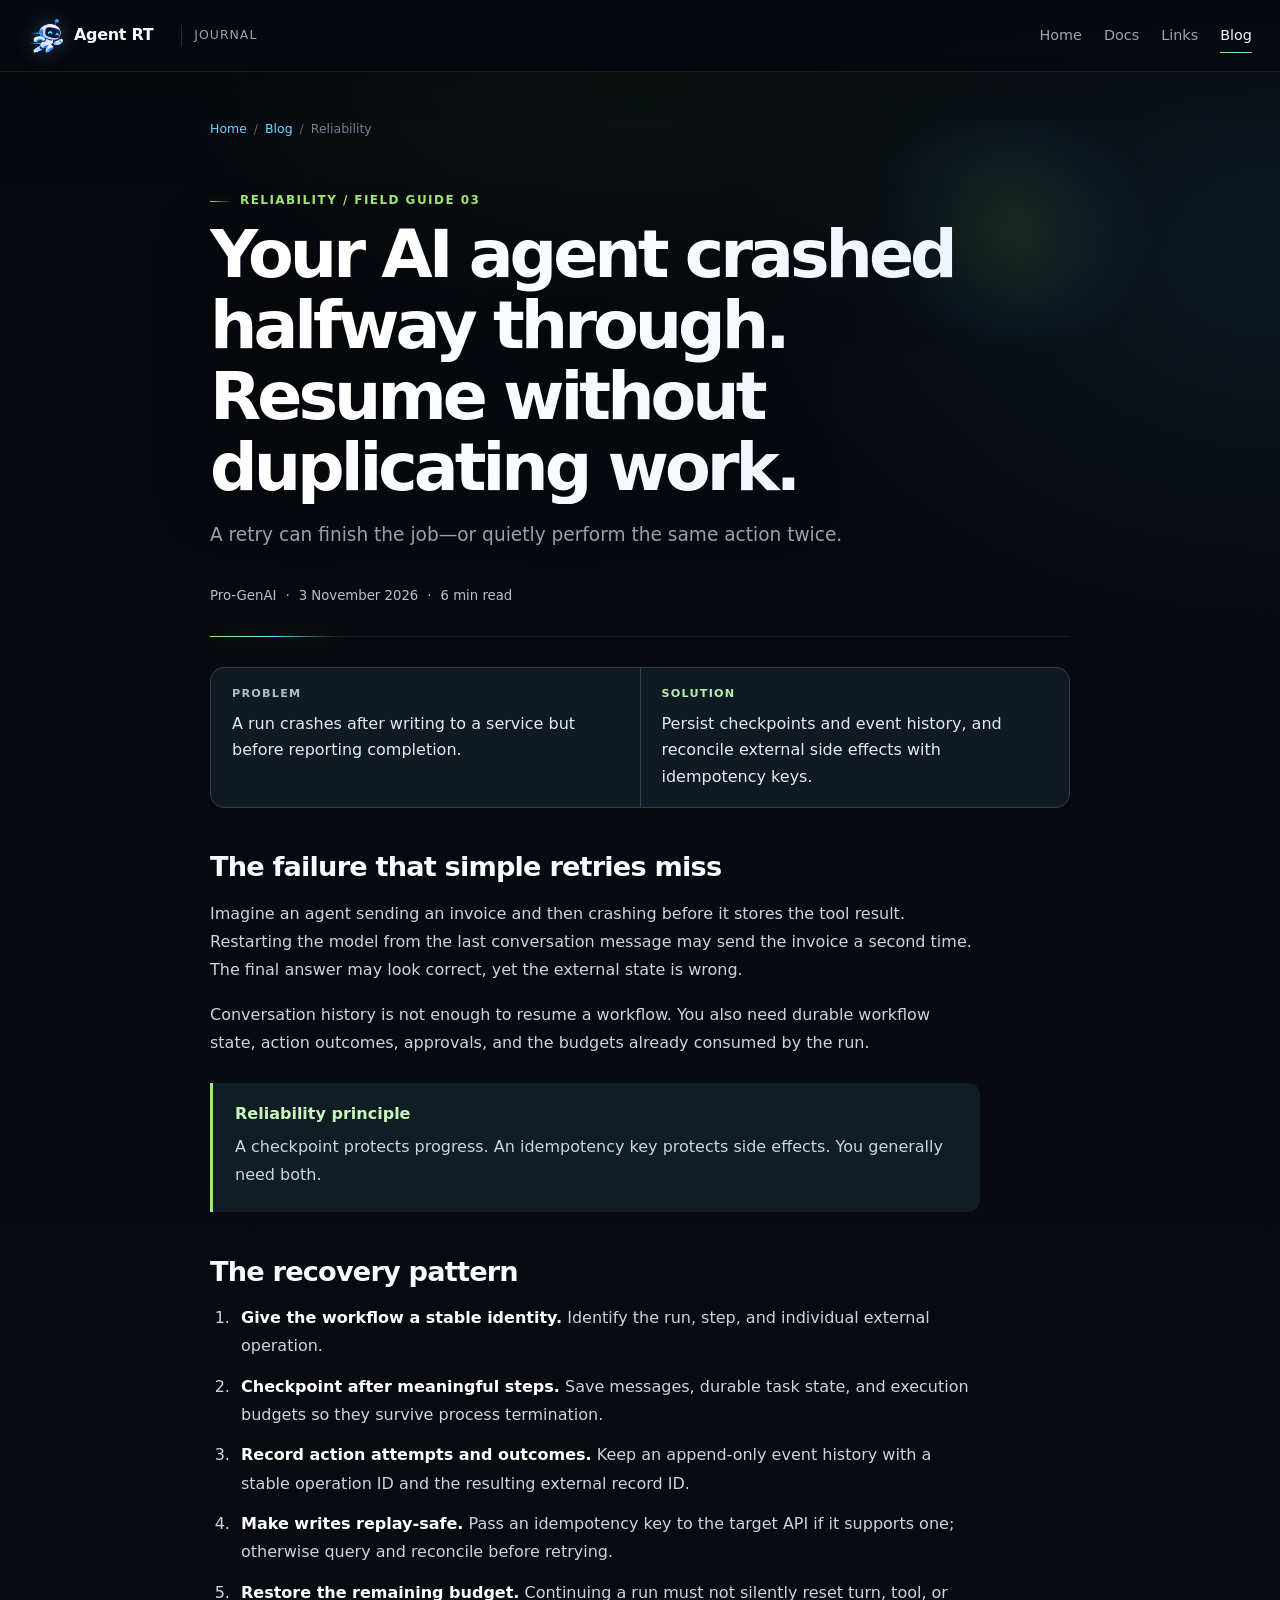
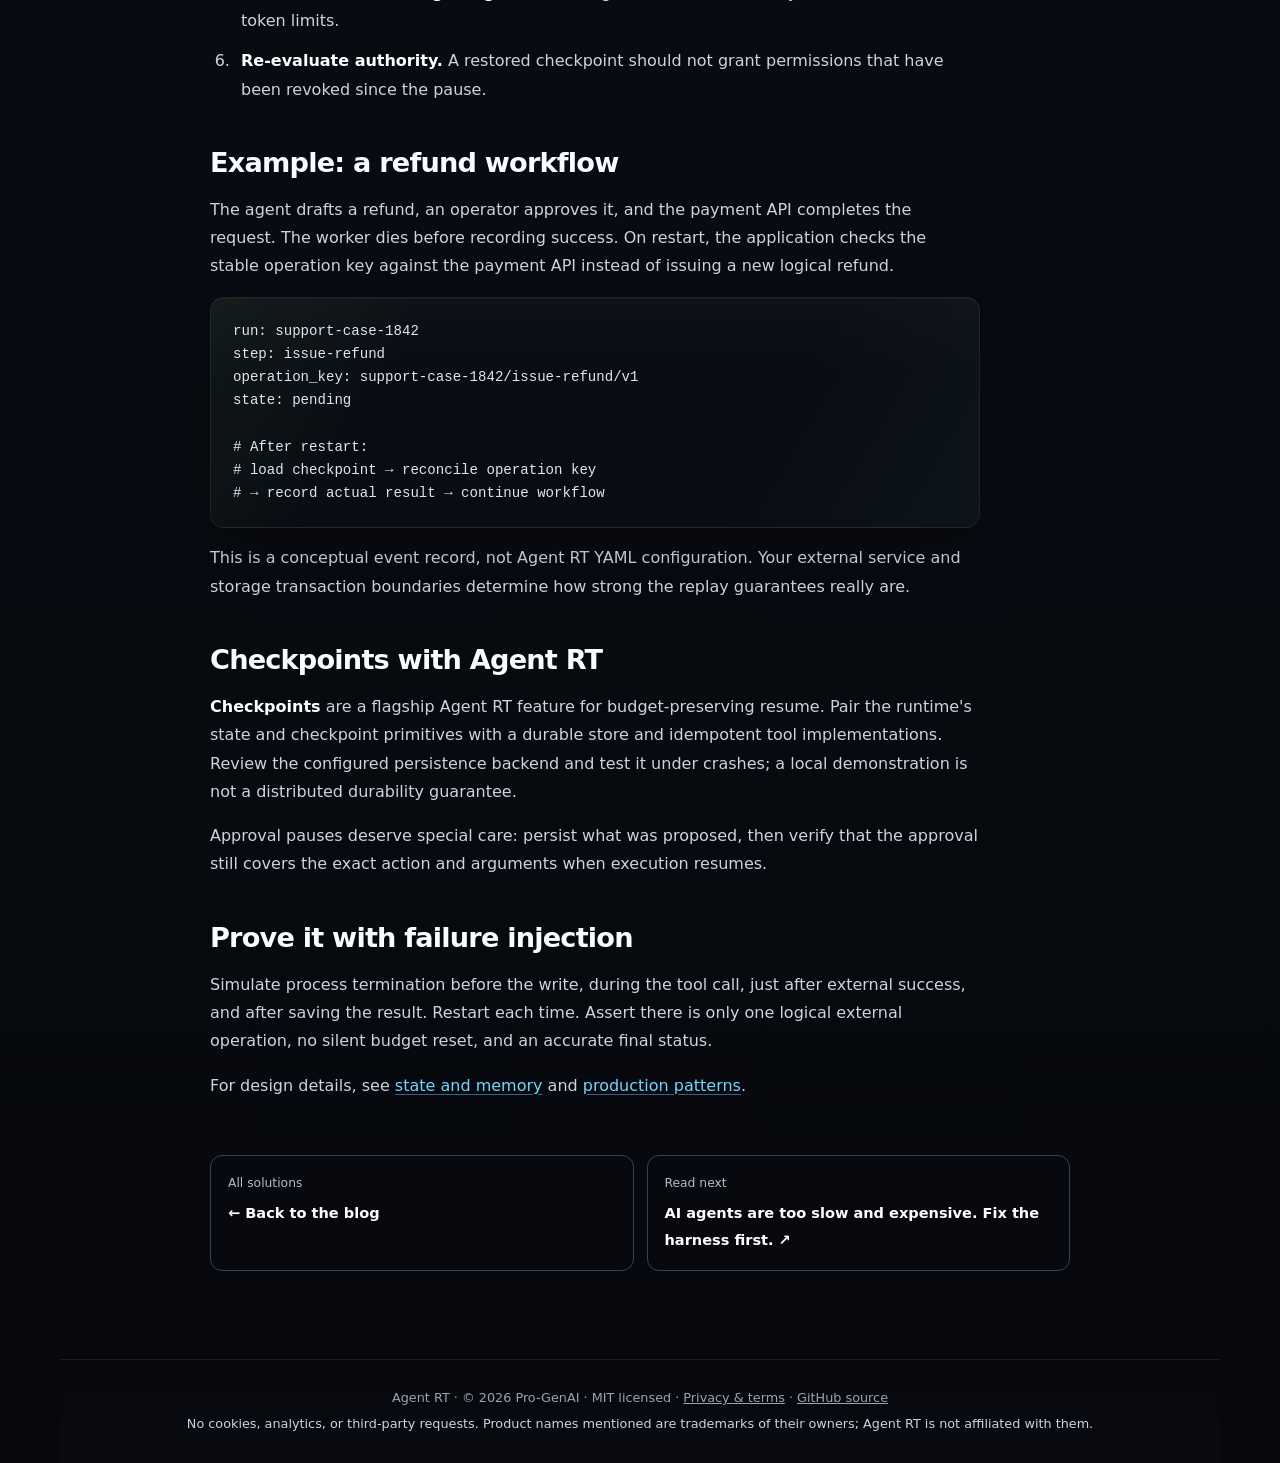
<file: blog/ai-agent-checkpoints-resume-safely/index.html>
<!doctype html>
<html lang="en">
<head>
<meta charset="utf-8">
<meta name="viewport" content="width=device-width,initial-scale=1">
<meta http-equiv="Content-Security-Policy" content="default-src 'self'; script-src 'self'; style-src 'self' 'unsafe-inline'; img-src 'self' data:; font-src 'self'; connect-src 'self'; object-src 'none'; base-uri 'none'; form-action 'none'">
<title>Your AI agent crashed halfway through. Resume without duplicating work. — Agent RT Blog</title>
<meta name="description" content="A practical solution to interrupted AI agent workflows using checkpoints, idempotency keys, event records, and preserved execution budgets.">
<meta name="author" content="Pro-GenAI">
<meta name="robots" content="index,follow,max-image-preview:large">
<link rel="canonical" href="https://agent-rt-pro.github.io/blog/ai-agent-checkpoints-resume-safely/">
<meta property="og:type" content="article">
<meta property="og:site_name" content="Agent RT">
<meta property="og:title" content="Your AI agent crashed halfway through. Resume without duplicating work.">
<meta property="og:description" content="A practical solution to interrupted AI agent workflows using checkpoints, idempotency keys, event records, and preserved execution budgets.">
<meta property="og:url" content="https://agent-rt-pro.github.io/blog/ai-agent-checkpoints-resume-safely/">
<meta property="og:image" content="https://agent-rt-pro.github.io/og-image.png">
<meta name="twitter:card" content="summary_large_image">
<meta name="twitter:title" content="Your AI agent crashed halfway through. Resume without duplicating work.">
<meta name="twitter:description" content="A practical solution to interrupted AI agent workflows using checkpoints, idempotency keys, event records, and preserved execution budgets.">
<meta name="twitter:image" content="https://agent-rt-pro.github.io/og-image.png">
<meta property="article:published_time" content="2026-11-03">
<script type="application/ld+json">{"@context":"https://schema.org","@graph":[{"@type":"BlogPosting","@id":"https://agent-rt-pro.github.io/blog/ai-agent-checkpoints-resume-safely/#article","mainEntityOfPage":"https://agent-rt-pro.github.io/blog/ai-agent-checkpoints-resume-safely/","headline":"Your AI agent crashed halfway through. Resume without duplicating work.","description":"A practical solution to interrupted AI agent workflows using checkpoints, idempotency keys, event records, and preserved execution budgets.","datePublished":"2026-11-03","dateModified":"2026-11-03","inLanguage":"en","articleSection":"Reliability","author":{"@type":"Organization","name":"Pro-GenAI"},"publisher":{"@id":"https://agent-rt-pro.github.io/#organization"},"image":"https://agent-rt-pro.github.io/og-image.png"},{"@type":"BreadcrumbList","@id":"https://agent-rt-pro.github.io/blog/ai-agent-checkpoints-resume-safely/#breadcrumbs","itemListElement":[{"@type":"ListItem","position":1,"name":"Home","item":"https://agent-rt-pro.github.io/"},{"@type":"ListItem","position":2,"name":"Blog","item":"https://agent-rt-pro.github.io/blog/"},{"@type":"ListItem","position":3,"name":"Your AI agent crashed halfway through. Resume without duplicating work.","item":"https://agent-rt-pro.github.io/blog/ai-agent-checkpoints-resume-safely/"}]}]}</script>
<meta name="theme-color" content="#07090d">
<meta name="color-scheme" content="dark">
<link rel="icon" href="../../favicon.ico">
<link rel="apple-touch-icon" href="../../apple-touch-icon.png">
<link rel="stylesheet" href="../../docs/docs.css">
<link rel="stylesheet" href="../blog.css">
</head>
<body class="blog-site"><a class="skip-link" href="#main">Skip to content</a>
<header class="docs-header blog-header"><div class="header-inner">
<a class="brand" href="../../"><span class="brand-mark" aria-hidden="true"></span><span>Agent RT</span></a>
<span class="docs-label">Journal</span>
<nav class="header-links" aria-label="Primary navigation"><a href="../../">Home</a><a href="../../docs/">Docs</a><a href="../../links/">Links</a><a href="../" aria-current="page">Blog</a></nav>
</div></header>
<main class="docs-main blog-main" id="main"><div class="content blog-article">
<nav class="breadcrumbs" aria-label="Breadcrumbs"><a href="../../">Home</a><span>/</span><a href="../">Blog</a><span>/</span>Reliability</nav>
<article><header class="section-intro blog-article-hero"><span class="eyebrow">Reliability / Field guide 03</span>
<h1 class="doc-title">Your AI agent crashed halfway through. Resume without duplicating work.</h1><p class="doc-lede">A retry can finish the job—or quietly perform the same action twice.</p>
<div class="blog-byline"><span>Pro-GenAI</span><span aria-hidden="true">·</span><time datetime="2026-11-03">3 November 2026</time><span aria-hidden="true">·</span><span>6 min read</span></div></header>
<div class="blog-brief"><div><small>Problem</small><p>A run crashes after writing to a service but before reporting completion.</p></div><div><small>Solution</small><p>Persist checkpoints and event history, and reconcile external side effects with idempotency keys.</p></div></div>
<div class="blog-body">
<h2 id="failure">The failure that simple retries miss</h2>
<p>Imagine an agent sending an invoice and then crashing before it stores the tool result. Restarting the model from the last conversation message may send the invoice a second time. The final answer may look correct, yet the external state is wrong.</p>
<p>Conversation history is not enough to resume a workflow. You also need durable workflow state, action outcomes, approvals, and the budgets already consumed by the run.</p>
<div class="blog-insight"><strong>Reliability principle</strong><p>A checkpoint protects progress. An idempotency key protects side effects. You generally need both.</p></div>
<h2 id="pattern">The recovery pattern</h2>
<ol class="blog-steps">
<li><strong>Give the workflow a stable identity.</strong> Identify the run, step, and individual external operation.</li>
<li><strong>Checkpoint after meaningful steps.</strong> Save messages, durable task state, and execution budgets so they survive process termination.</li>
<li><strong>Record action attempts and outcomes.</strong> Keep an append-only event history with a stable operation ID and the resulting external record ID.</li>
<li><strong>Make writes replay-safe.</strong> Pass an idempotency key to the target API if it supports one; otherwise query and reconcile before retrying.</li>
<li><strong>Restore the remaining budget.</strong> Continuing a run must not silently reset turn, tool, or token limits.</li>
<li><strong>Re-evaluate authority.</strong> A restored checkpoint should not grant permissions that have been revoked since the pause.</li>
</ol>
<h2 id="example">Example: a refund workflow</h2>
<p>The agent drafts a refund, an operator approves it, and the payment API completes the request. The worker dies before recording success. On restart, the application checks the stable operation key against the payment API instead of issuing a new logical refund.</p>
<pre><code>run: support-case-1842
step: issue-refund
operation_key: support-case-1842/issue-refund/v1
state: pending

# After restart:
# load checkpoint → reconcile operation key
# → record actual result → continue workflow</code></pre>
<p>This is a conceptual event record, not Agent RT YAML configuration. Your external service and storage transaction boundaries determine how strong the replay guarantees really are.</p>
<h2 id="agent-rt">Checkpoints with Agent RT</h2>
<p><strong>Checkpoints</strong> are a flagship Agent RT feature for budget-preserving resume. Pair the runtime's state and checkpoint primitives with a durable store and idempotent tool implementations. Review the configured persistence backend and test it under crashes; a local demonstration is not a distributed durability guarantee.</p>
<p>Approval pauses deserve special care: persist what was proposed, then verify that the approval still covers the exact action and arguments when execution resumes.</p>
<h2 id="test">Prove it with failure injection</h2>
<p>Simulate process termination before the write, during the tool call, just after external success, and after saving the result. Restart each time. Assert there is only one logical external operation, no silent budget reset, and an accurate final status.</p>
<p>For design details, see <a href="../../docs/concepts/state-memory.html">state and memory</a> and <a href="../../docs/guides/production.html">production patterns</a>.</p></div></article>
<nav class="blog-next" aria-label="More articles"><a href="../"><small>All solutions</small><strong>← Back to the blog</strong></a><a href="../ai-agents-too-slow-expensive/"><small>Read next</small><strong>AI agents are too slow and expensive. Fix the harness first. ↗</strong></a></nav>
</div><footer class="docs-footer blog-footer">Agent RT · © 2026 Pro-GenAI · MIT licensed · <a href="../../docs/reference/privacy-terms.html">Privacy &amp; terms</a> · <a href="https://github.com/Pro-GenAI/Agent-RT">GitHub source</a><p>No cookies, analytics, or third-party requests. Product names mentioned are trademarks of their owners; Agent RT is not affiliated with them.</p></footer></main></body></html>
</file>
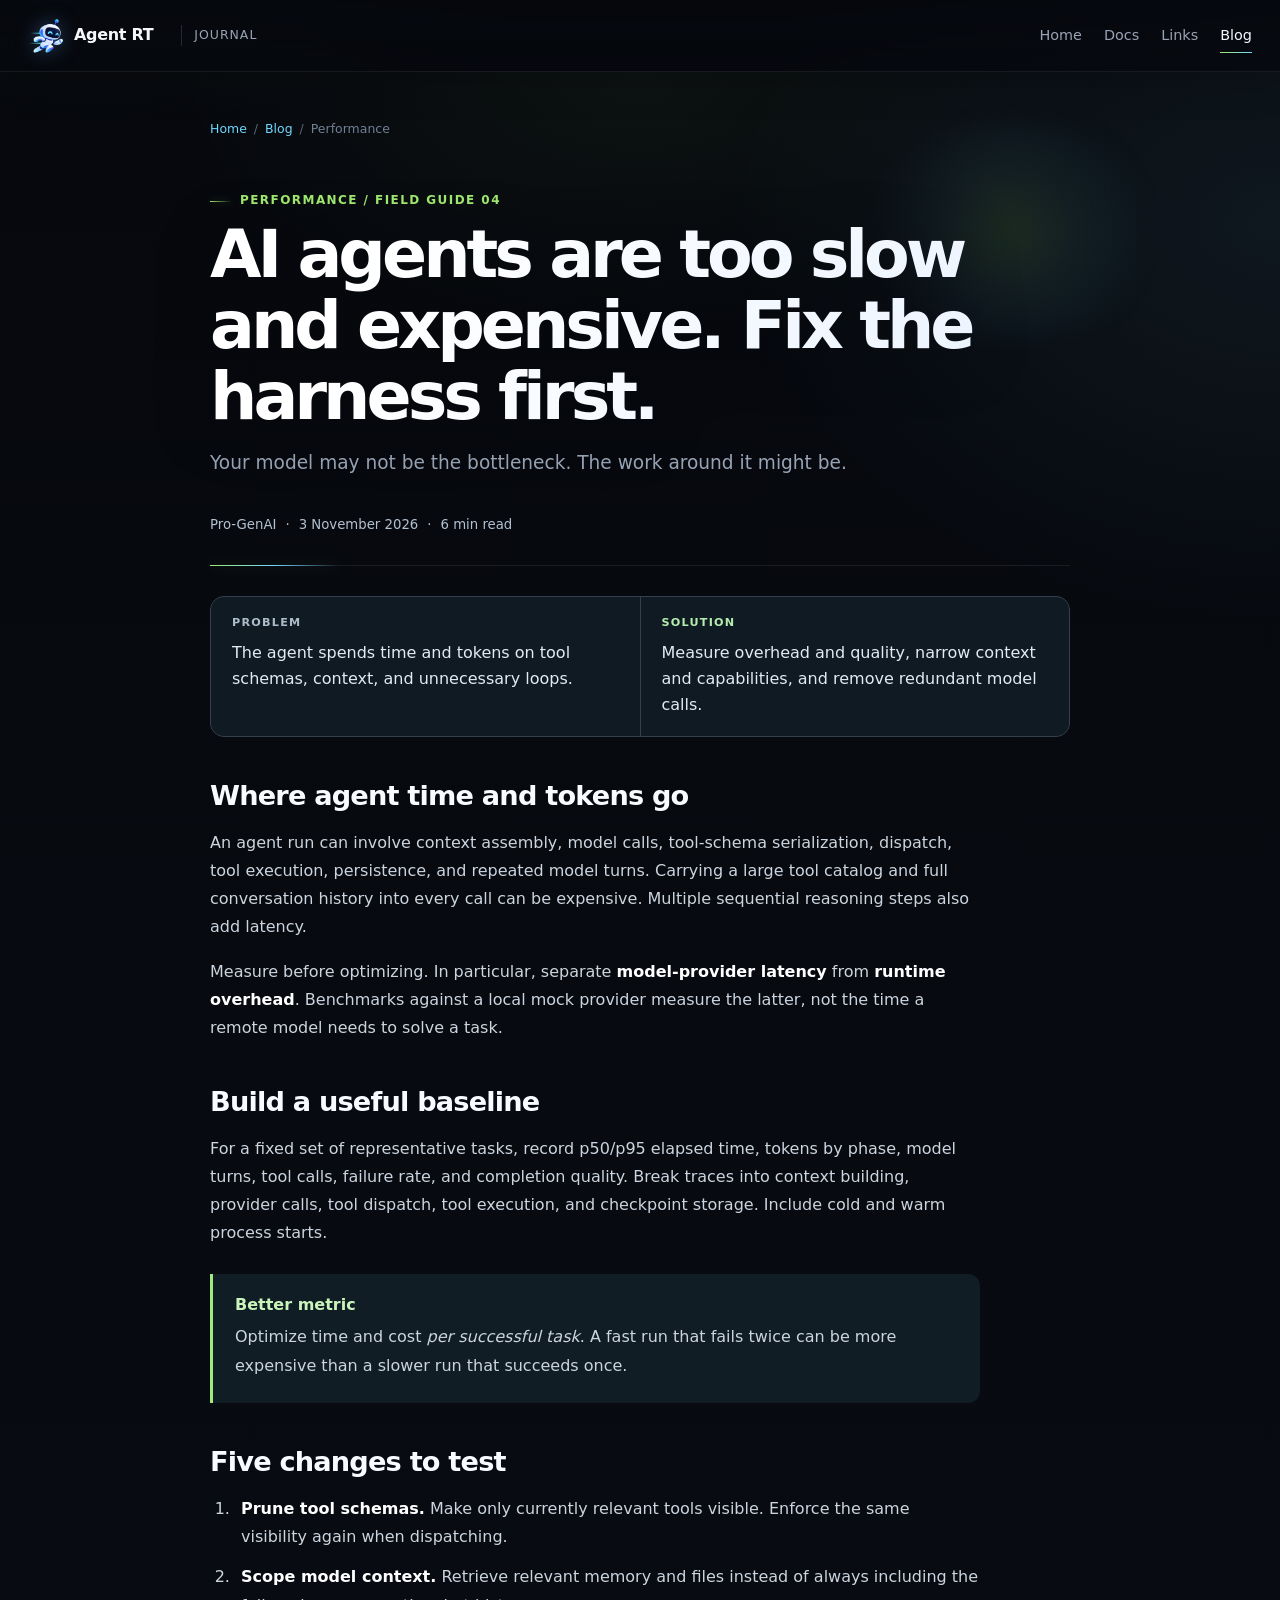
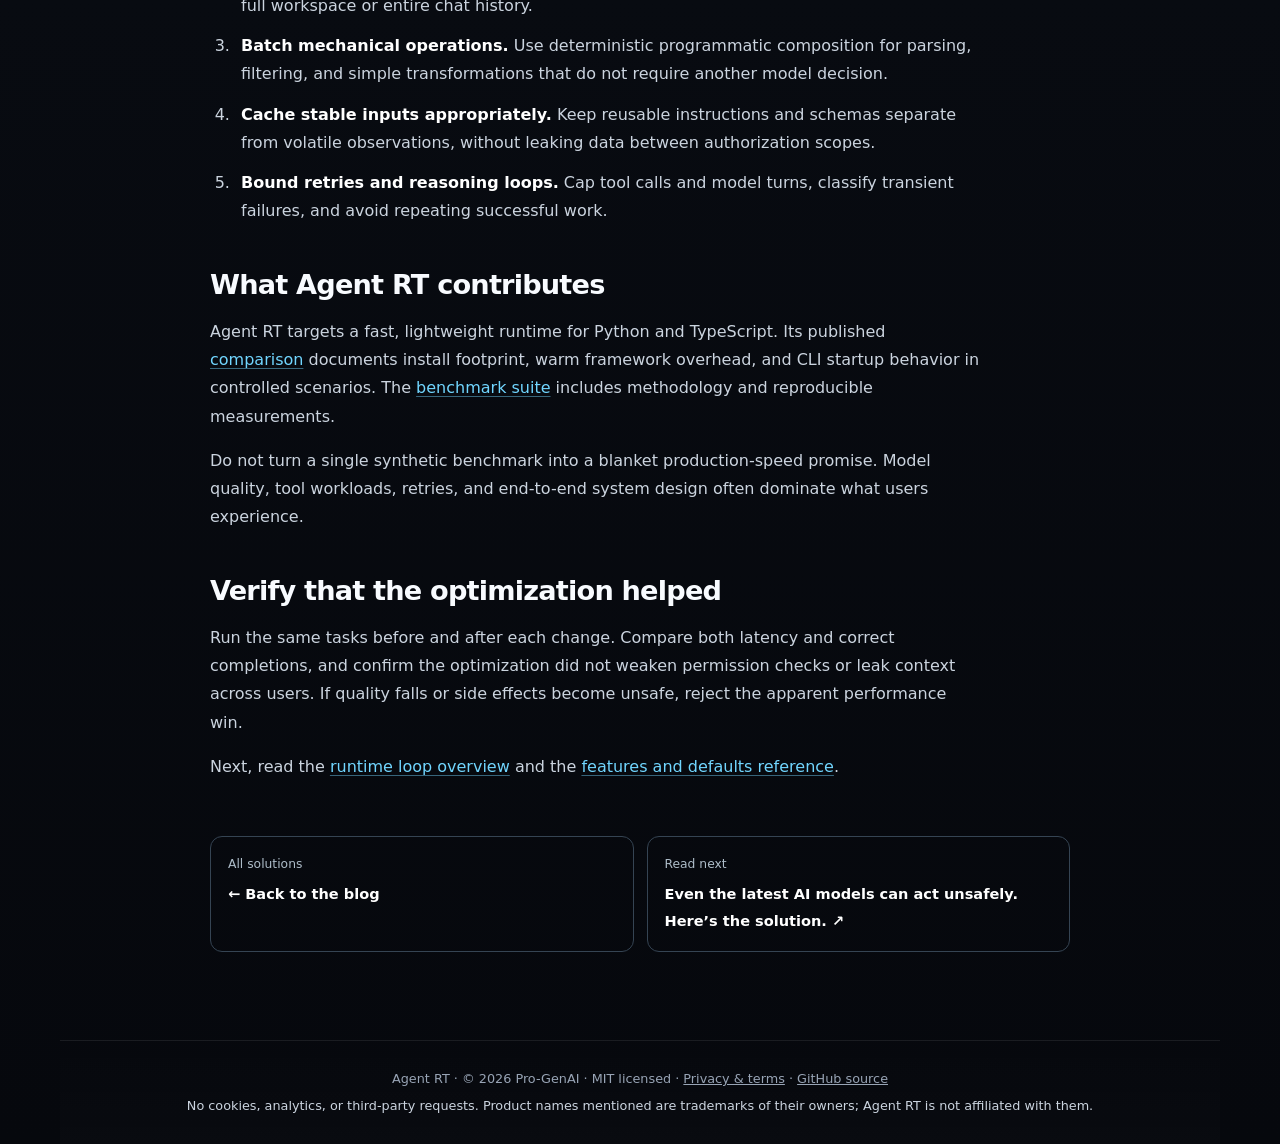
<file: blog/ai-agents-too-slow-expensive/index.html>
<!doctype html>
<html lang="en">
<head>
<meta charset="utf-8">
<meta name="viewport" content="width=device-width,initial-scale=1">
<meta http-equiv="Content-Security-Policy" content="default-src 'self'; script-src 'self'; style-src 'self' 'unsafe-inline'; img-src 'self' data:; font-src 'self'; connect-src 'self'; object-src 'none'; base-uri 'none'; form-action 'none'">
<title>AI agents are too slow and expensive. Fix the harness first. — Agent RT Blog</title>
<meta name="description" content="Diagnose slow AI agents and wasted tokens by profiling the runtime, pruning tools, minimizing context, and reducing model round trips.">
<meta name="author" content="Pro-GenAI">
<meta name="robots" content="index,follow,max-image-preview:large">
<link rel="canonical" href="https://agent-rt-pro.github.io/blog/ai-agents-too-slow-expensive/">
<meta property="og:type" content="article">
<meta property="og:site_name" content="Agent RT">
<meta property="og:title" content="AI agents are too slow and expensive. Fix the harness first.">
<meta property="og:description" content="Diagnose slow AI agents and wasted tokens by profiling the runtime, pruning tools, minimizing context, and reducing model round trips.">
<meta property="og:url" content="https://agent-rt-pro.github.io/blog/ai-agents-too-slow-expensive/">
<meta property="og:image" content="https://agent-rt-pro.github.io/og-image.png">
<meta name="twitter:card" content="summary_large_image">
<meta name="twitter:title" content="AI agents are too slow and expensive. Fix the harness first.">
<meta name="twitter:description" content="Diagnose slow AI agents and wasted tokens by profiling the runtime, pruning tools, minimizing context, and reducing model round trips.">
<meta name="twitter:image" content="https://agent-rt-pro.github.io/og-image.png">
<meta property="article:published_time" content="2026-11-03">
<script type="application/ld+json">{"@context":"https://schema.org","@graph":[{"@type":"BlogPosting","@id":"https://agent-rt-pro.github.io/blog/ai-agents-too-slow-expensive/#article","mainEntityOfPage":"https://agent-rt-pro.github.io/blog/ai-agents-too-slow-expensive/","headline":"AI agents are too slow and expensive. Fix the harness first.","description":"Diagnose slow AI agents and wasted tokens by profiling the runtime, pruning tools, minimizing context, and reducing model round trips.","datePublished":"2026-11-03","dateModified":"2026-11-03","inLanguage":"en","articleSection":"Performance","author":{"@type":"Organization","name":"Pro-GenAI"},"publisher":{"@id":"https://agent-rt-pro.github.io/#organization"},"image":"https://agent-rt-pro.github.io/og-image.png"},{"@type":"BreadcrumbList","@id":"https://agent-rt-pro.github.io/blog/ai-agents-too-slow-expensive/#breadcrumbs","itemListElement":[{"@type":"ListItem","position":1,"name":"Home","item":"https://agent-rt-pro.github.io/"},{"@type":"ListItem","position":2,"name":"Blog","item":"https://agent-rt-pro.github.io/blog/"},{"@type":"ListItem","position":3,"name":"AI agents are too slow and expensive. Fix the harness first.","item":"https://agent-rt-pro.github.io/blog/ai-agents-too-slow-expensive/"}]}]}</script>
<meta name="theme-color" content="#07090d">
<meta name="color-scheme" content="dark">
<link rel="icon" href="../../favicon.ico">
<link rel="apple-touch-icon" href="../../apple-touch-icon.png">
<link rel="stylesheet" href="../../docs/docs.css">
<link rel="stylesheet" href="../blog.css">
</head>
<body class="blog-site"><a class="skip-link" href="#main">Skip to content</a>
<header class="docs-header blog-header"><div class="header-inner">
<a class="brand" href="../../"><span class="brand-mark" aria-hidden="true"></span><span>Agent RT</span></a>
<span class="docs-label">Journal</span>
<nav class="header-links" aria-label="Primary navigation"><a href="../../">Home</a><a href="../../docs/">Docs</a><a href="../../links/">Links</a><a href="../" aria-current="page">Blog</a></nav>
</div></header>
<main class="docs-main blog-main" id="main"><div class="content blog-article">
<nav class="breadcrumbs" aria-label="Breadcrumbs"><a href="../../">Home</a><span>/</span><a href="../">Blog</a><span>/</span>Performance</nav>
<article><header class="section-intro blog-article-hero"><span class="eyebrow">Performance / Field guide 04</span>
<h1 class="doc-title">AI agents are too slow and expensive. Fix the harness first.</h1><p class="doc-lede">Your model may not be the bottleneck. The work around it might be.</p>
<div class="blog-byline"><span>Pro-GenAI</span><span aria-hidden="true">·</span><time datetime="2026-11-03">3 November 2026</time><span aria-hidden="true">·</span><span>6 min read</span></div></header>
<div class="blog-brief"><div><small>Problem</small><p>The agent spends time and tokens on tool schemas, context, and unnecessary loops.</p></div><div><small>Solution</small><p>Measure overhead and quality, narrow context and capabilities, and remove redundant model calls.</p></div></div>
<div class="blog-body">
<h2 id="cost">Where agent time and tokens go</h2>
<p>An agent run can involve context assembly, model calls, tool-schema serialization, dispatch, tool execution, persistence, and repeated model turns. Carrying a large tool catalog and full conversation history into every call can be expensive. Multiple sequential reasoning steps also add latency.</p>
<p>Measure before optimizing. In particular, separate <strong>model-provider latency</strong> from <strong>runtime overhead</strong>. Benchmarks against a local mock provider measure the latter, not the time a remote model needs to solve a task.</p>
<h2 id="measure">Build a useful baseline</h2>
<p>For a fixed set of representative tasks, record p50/p95 elapsed time, tokens by phase, model turns, tool calls, failure rate, and completion quality. Break traces into context building, provider calls, tool dispatch, tool execution, and checkpoint storage. Include cold and warm process starts.</p>
<div class="blog-insight"><strong>Better metric</strong><p>Optimize time and cost <em>per successful task</em>. A fast run that fails twice can be more expensive than a slower run that succeeds once.</p></div>
<h2 id="five-fixes">Five changes to test</h2>
<ol class="blog-steps">
<li><strong>Prune tool schemas.</strong> Make only currently relevant tools visible. Enforce the same visibility again when dispatching.</li>
<li><strong>Scope model context.</strong> Retrieve relevant memory and files instead of always including the full workspace or entire chat history.</li>
<li><strong>Batch mechanical operations.</strong> Use deterministic programmatic composition for parsing, filtering, and simple transformations that do not require another model decision.</li>
<li><strong>Cache stable inputs appropriately.</strong> Keep reusable instructions and schemas separate from volatile observations, without leaking data between authorization scopes.</li>
<li><strong>Bound retries and reasoning loops.</strong> Cap tool calls and model turns, classify transient failures, and avoid repeating successful work.</li>
</ol>
<h2 id="agent-rt">What Agent RT contributes</h2>
<p>Agent RT targets a fast, lightweight runtime for Python and TypeScript. Its published <a href="../../docs/reference/comparison.html">comparison</a> documents install footprint, warm framework overhead, and CLI startup behavior in controlled scenarios. The <a href="https://github.com/Pro-GenAI/Agent-RT/tree/main/comparison">benchmark suite</a> includes methodology and reproducible measurements.</p>
<p>Do not turn a single synthetic benchmark into a blanket production-speed promise. Model quality, tool workloads, retries, and end-to-end system design often dominate what users experience.</p>
<h2 id="verify">Verify that the optimization helped</h2>
<p>Run the same tasks before and after each change. Compare both latency and correct completions, and confirm the optimization did not weaken permission checks or leak context across users. If quality falls or side effects become unsafe, reject the apparent performance win.</p>
<p>Next, read the <a href="../../docs/concepts/runtime.html">runtime loop overview</a> and the <a href="../../docs/reference/features-defaults.html">features and defaults reference</a>.</p></div></article>
<nav class="blog-next" aria-label="More articles"><a href="../"><small>All solutions</small><strong>← Back to the blog</strong></a><a href="../latest-ai-models-unsafe-solution/"><small>Read next</small><strong>Even the latest AI models can act unsafely. Here’s the solution. ↗</strong></a></nav>
</div><footer class="docs-footer blog-footer">Agent RT · © 2026 Pro-GenAI · MIT licensed · <a href="../../docs/reference/privacy-terms.html">Privacy &amp; terms</a> · <a href="https://github.com/Pro-GenAI/Agent-RT">GitHub source</a><p>No cookies, analytics, or third-party requests. Product names mentioned are trademarks of their owners; Agent RT is not affiliated with them.</p></footer></main></body></html>
</file>
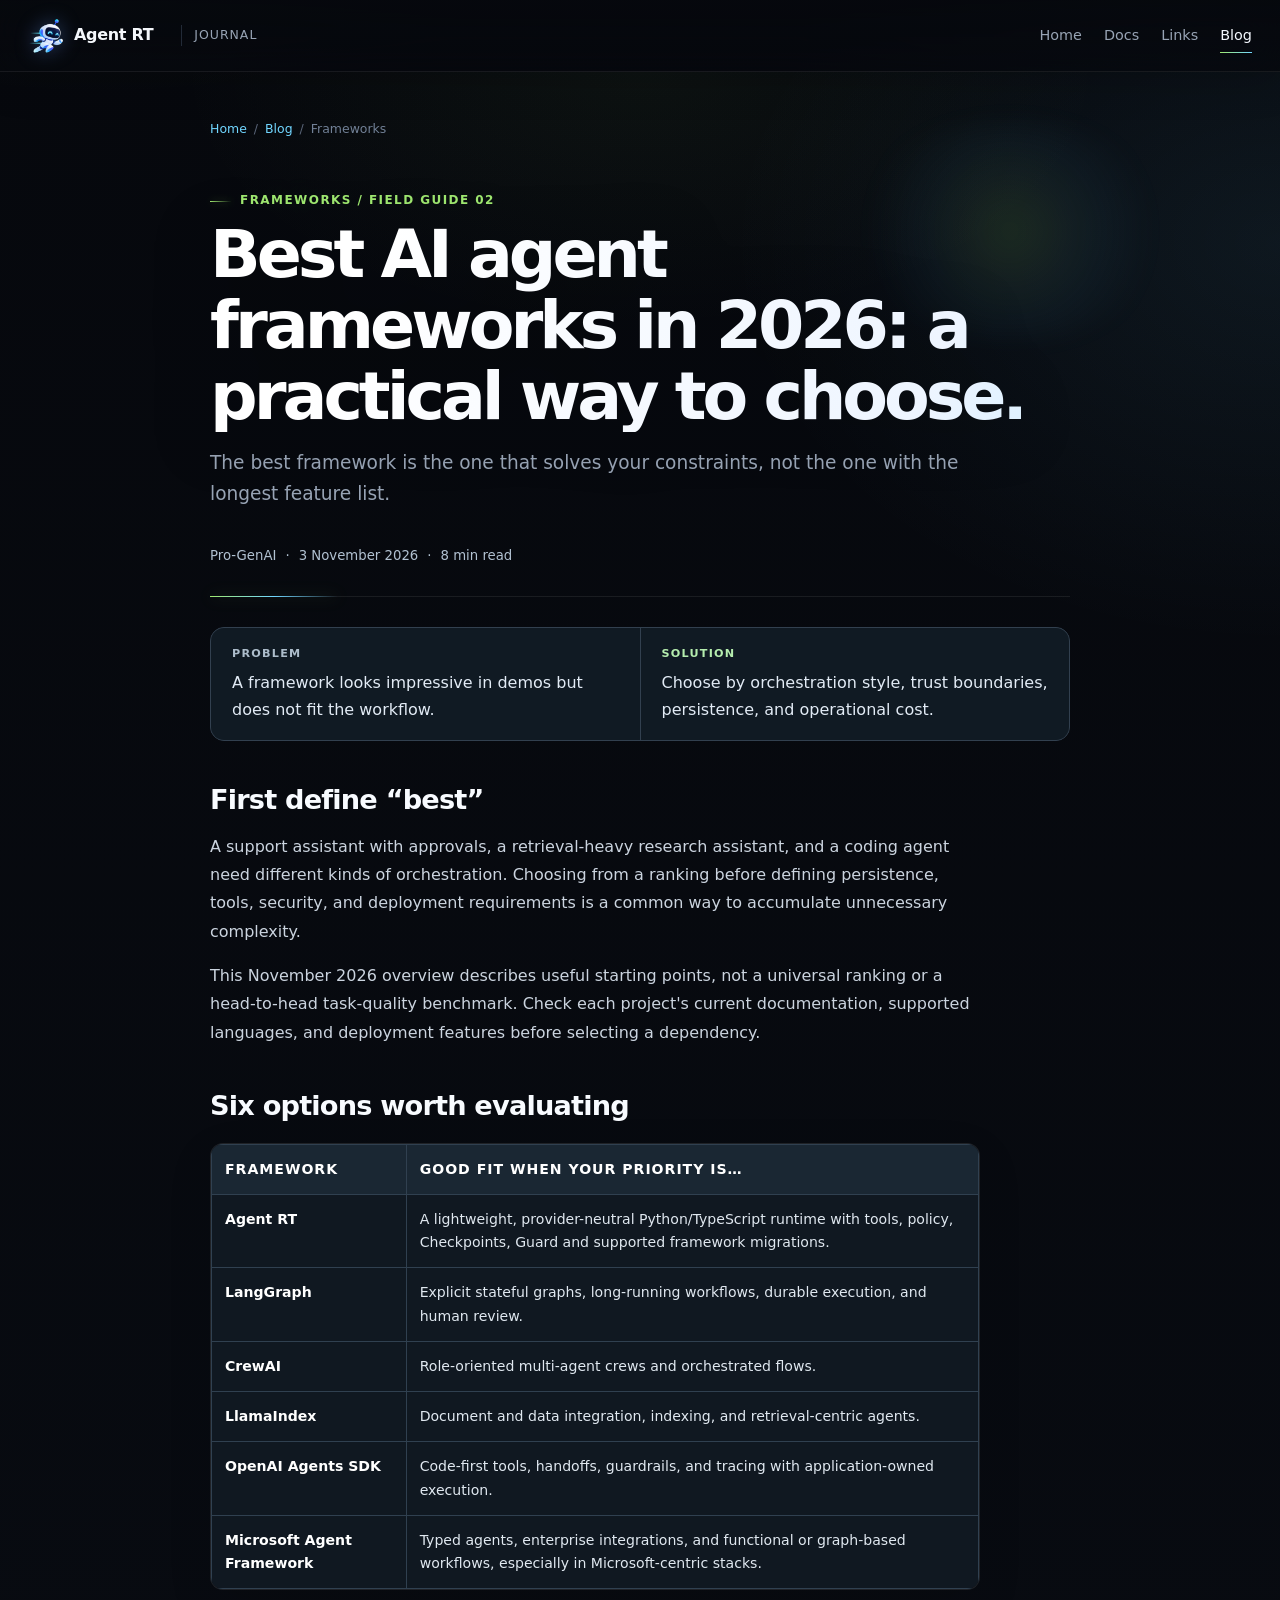
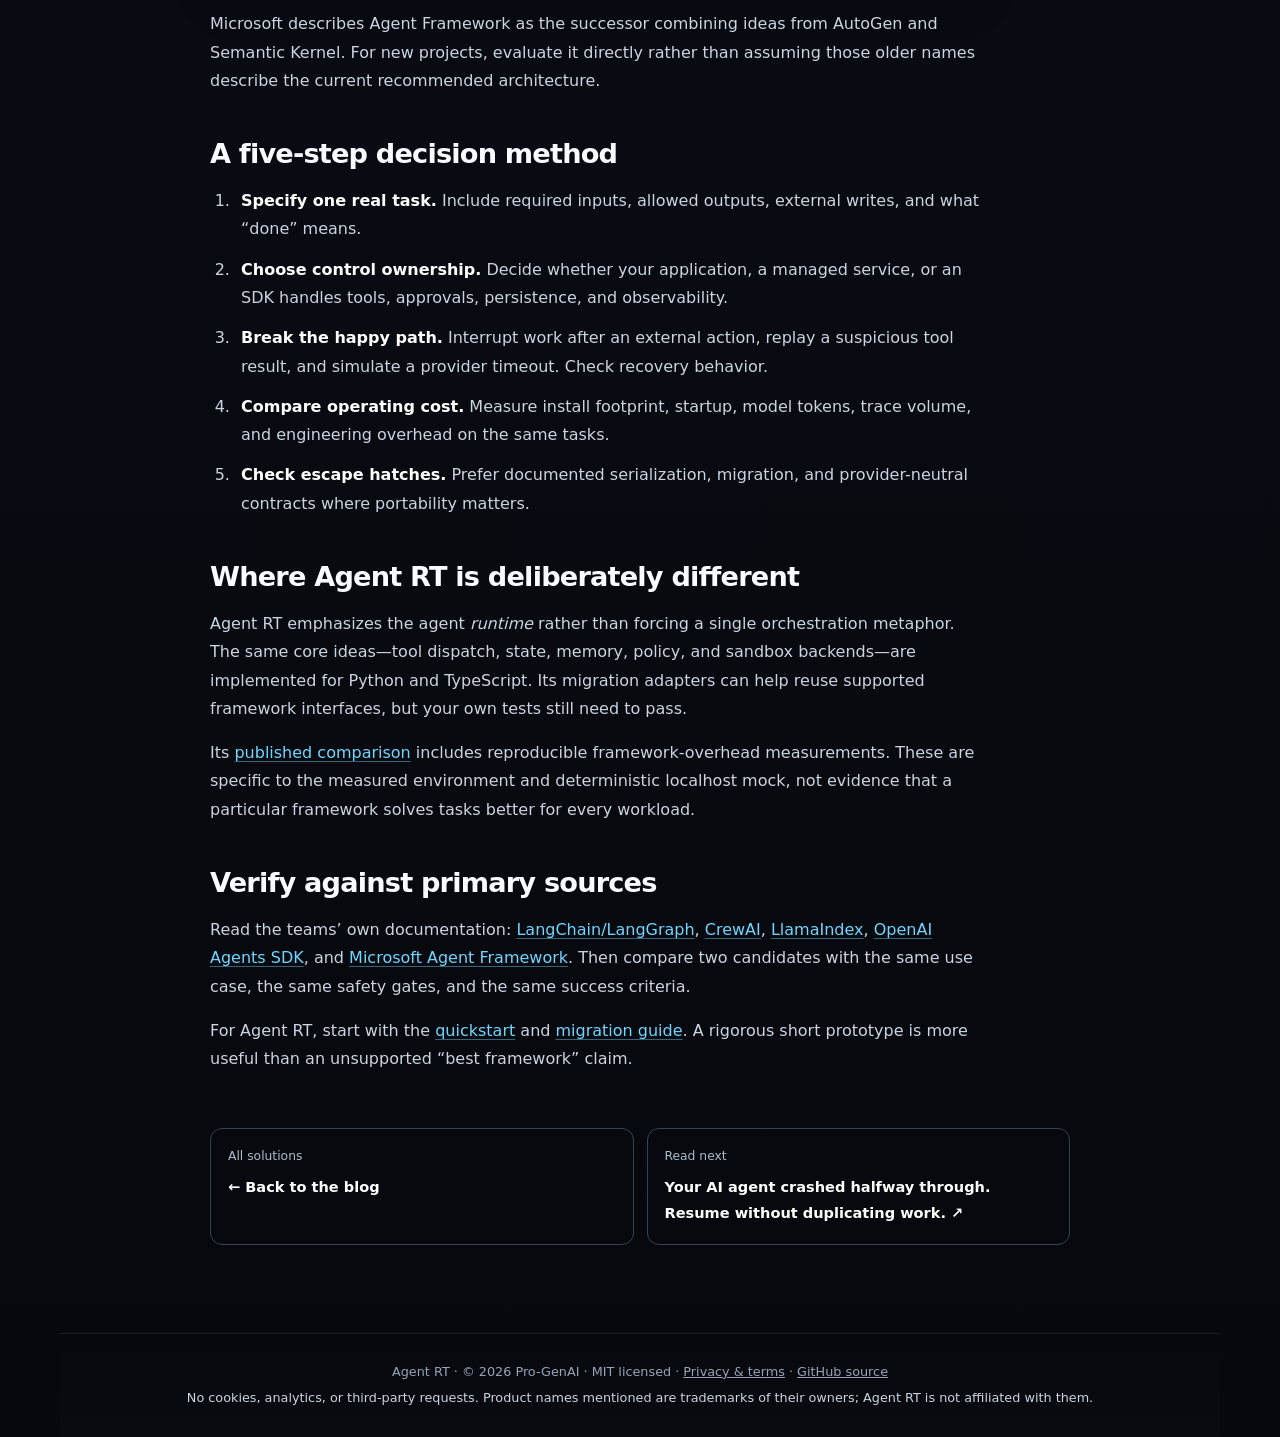
<file: blog/best-ai-agent-frameworks-2026/index.html>
<!doctype html>
<html lang="en">
<head>
<meta charset="utf-8">
<meta name="viewport" content="width=device-width,initial-scale=1">
<meta http-equiv="Content-Security-Policy" content="default-src 'self'; script-src 'self'; style-src 'self' 'unsafe-inline'; img-src 'self' data:; font-src 'self'; connect-src 'self'; object-src 'none'; base-uri 'none'; form-action 'none'">
<title>Best AI agent frameworks in 2026: a practical way to choose. — Agent RT Blog</title>
<meta name="description" content="Compare Agent RT, LangGraph, CrewAI, LlamaIndex, OpenAI Agents SDK, and Microsoft Agent Framework by use case and production requirements.">
<meta name="author" content="Pro-GenAI">
<meta name="robots" content="index,follow,max-image-preview:large">
<link rel="canonical" href="https://agent-rt-pro.github.io/blog/best-ai-agent-frameworks-2026/">
<meta property="og:type" content="article">
<meta property="og:site_name" content="Agent RT">
<meta property="og:title" content="Best AI agent frameworks in 2026: a practical way to choose.">
<meta property="og:description" content="Compare Agent RT, LangGraph, CrewAI, LlamaIndex, OpenAI Agents SDK, and Microsoft Agent Framework by use case and production requirements.">
<meta property="og:url" content="https://agent-rt-pro.github.io/blog/best-ai-agent-frameworks-2026/">
<meta property="og:image" content="https://agent-rt-pro.github.io/og-image.png">
<meta name="twitter:card" content="summary_large_image">
<meta name="twitter:title" content="Best AI agent frameworks in 2026: a practical way to choose.">
<meta name="twitter:description" content="Compare Agent RT, LangGraph, CrewAI, LlamaIndex, OpenAI Agents SDK, and Microsoft Agent Framework by use case and production requirements.">
<meta name="twitter:image" content="https://agent-rt-pro.github.io/og-image.png">
<meta property="article:published_time" content="2026-11-03">
<script type="application/ld+json">{"@context":"https://schema.org","@graph":[{"@type":"BlogPosting","@id":"https://agent-rt-pro.github.io/blog/best-ai-agent-frameworks-2026/#article","mainEntityOfPage":"https://agent-rt-pro.github.io/blog/best-ai-agent-frameworks-2026/","headline":"Best AI agent frameworks in 2026: a practical way to choose.","description":"Compare Agent RT, LangGraph, CrewAI, LlamaIndex, OpenAI Agents SDK, and Microsoft Agent Framework by use case and production requirements.","datePublished":"2026-11-03","dateModified":"2026-11-03","inLanguage":"en","articleSection":"Frameworks","author":{"@type":"Organization","name":"Pro-GenAI"},"publisher":{"@id":"https://agent-rt-pro.github.io/#organization"},"image":"https://agent-rt-pro.github.io/og-image.png"},{"@type":"BreadcrumbList","@id":"https://agent-rt-pro.github.io/blog/best-ai-agent-frameworks-2026/#breadcrumbs","itemListElement":[{"@type":"ListItem","position":1,"name":"Home","item":"https://agent-rt-pro.github.io/"},{"@type":"ListItem","position":2,"name":"Blog","item":"https://agent-rt-pro.github.io/blog/"},{"@type":"ListItem","position":3,"name":"Best AI agent frameworks in 2026: a practical way to choose.","item":"https://agent-rt-pro.github.io/blog/best-ai-agent-frameworks-2026/"}]}]}</script>
<meta name="theme-color" content="#07090d">
<meta name="color-scheme" content="dark">
<link rel="icon" href="../../favicon.ico">
<link rel="apple-touch-icon" href="../../apple-touch-icon.png">
<link rel="stylesheet" href="../../docs/docs.css">
<link rel="stylesheet" href="../blog.css">
</head>
<body class="blog-site"><a class="skip-link" href="#main">Skip to content</a>
<header class="docs-header blog-header"><div class="header-inner">
<a class="brand" href="../../"><span class="brand-mark" aria-hidden="true"></span><span>Agent RT</span></a>
<span class="docs-label">Journal</span>
<nav class="header-links" aria-label="Primary navigation"><a href="../../">Home</a><a href="../../docs/">Docs</a><a href="../../links/">Links</a><a href="../" aria-current="page">Blog</a></nav>
</div></header>
<main class="docs-main blog-main" id="main"><div class="content blog-article">
<nav class="breadcrumbs" aria-label="Breadcrumbs"><a href="../../">Home</a><span>/</span><a href="../">Blog</a><span>/</span>Frameworks</nav>
<article><header class="section-intro blog-article-hero"><span class="eyebrow">Frameworks / Field guide 02</span>
<h1 class="doc-title">Best AI agent frameworks in 2026: a practical way to choose.</h1><p class="doc-lede">The best framework is the one that solves your constraints, not the one with the longest feature list.</p>
<div class="blog-byline"><span>Pro-GenAI</span><span aria-hidden="true">·</span><time datetime="2026-11-03">3 November 2026</time><span aria-hidden="true">·</span><span>8 min read</span></div></header>
<div class="blog-brief"><div><small>Problem</small><p>A framework looks impressive in demos but does not fit the workflow.</p></div><div><small>Solution</small><p>Choose by orchestration style, trust boundaries, persistence, and operational cost.</p></div></div>
<div class="blog-body">
<h2 id="what-best-means">First define “best”</h2>
<p>A support assistant with approvals, a retrieval-heavy research assistant, and a coding agent need different kinds of orchestration. Choosing from a ranking before defining persistence, tools, security, and deployment requirements is a common way to accumulate unnecessary complexity.</p>
<p>This November 2026 overview describes useful starting points, not a universal ranking or a head-to-head task-quality benchmark. Check each project's current documentation, supported languages, and deployment features before selecting a dependency.</p>
<h2 id="shortlist">Six options worth evaluating</h2>
<div class="table-wrap"><table><thead><tr><th>Framework</th><th>Good fit when your priority is…</th></tr></thead><tbody>
<tr><td><strong>Agent RT</strong></td><td>A lightweight, provider-neutral Python/TypeScript runtime with tools, policy, Checkpoints, Guard and supported framework migrations.</td></tr>
<tr><td><strong>LangGraph</strong></td><td>Explicit stateful graphs, long-running workflows, durable execution, and human review.</td></tr>
<tr><td><strong>CrewAI</strong></td><td>Role-oriented multi-agent crews and orchestrated flows.</td></tr>
<tr><td><strong>LlamaIndex</strong></td><td>Document and data integration, indexing, and retrieval-centric agents.</td></tr>
<tr><td><strong>OpenAI Agents SDK</strong></td><td>Code-first tools, handoffs, guardrails, and tracing with application-owned execution.</td></tr>
<tr><td><strong>Microsoft Agent Framework</strong></td><td>Typed agents, enterprise integrations, and functional or graph-based workflows, especially in Microsoft-centric stacks.</td></tr>
</tbody></table></div>
<p>Microsoft describes Agent Framework as the successor combining ideas from AutoGen and Semantic Kernel. For new projects, evaluate it directly rather than assuming those older names describe the current recommended architecture.</p>
<h2 id="decision-framework">A five-step decision method</h2>
<ol class="blog-steps">
<li><strong>Specify one real task.</strong> Include required inputs, allowed outputs, external writes, and what “done” means.</li>
<li><strong>Choose control ownership.</strong> Decide whether your application, a managed service, or an SDK handles tools, approvals, persistence, and observability.</li>
<li><strong>Break the happy path.</strong> Interrupt work after an external action, replay a suspicious tool result, and simulate a provider timeout. Check recovery behavior.</li>
<li><strong>Compare operating cost.</strong> Measure install footprint, startup, model tokens, trace volume, and engineering overhead on the same tasks.</li>
<li><strong>Check escape hatches.</strong> Prefer documented serialization, migration, and provider-neutral contracts where portability matters.</li>
</ol>
<h2 id="why-agent-rt">Where Agent RT is deliberately different</h2>
<p>Agent RT emphasizes the agent <em>runtime</em> rather than forcing a single orchestration metaphor. The same core ideas—tool dispatch, state, memory, policy, and sandbox backends—are implemented for Python and TypeScript. Its migration adapters can help reuse supported framework interfaces, but your own tests still need to pass.</p>
<p>Its <a href="../../docs/reference/comparison.html">published comparison</a> includes reproducible framework-overhead measurements. These are specific to the measured environment and deterministic localhost mock, not evidence that a particular framework solves tasks better for every workload.</p>
<h2 id="primary-sources">Verify against primary sources</h2>
<p>Read the teams’ own documentation: <a href="https://docs.langchain.com/oss/python/learn">LangChain/LangGraph</a>, <a href="https://docs.crewai.com/">CrewAI</a>, <a href="https://docs.llamaindex.ai/">LlamaIndex</a>, <a href="https://developers.openai.com/api/docs/guides/agents/sdk">OpenAI Agents SDK</a>, and <a href="https://learn.microsoft.com/en-us/agent-framework/overview/">Microsoft Agent Framework</a>. Then compare two candidates with the same use case, the same safety gates, and the same success criteria.</p>
<p>For Agent RT, start with the <a href="../../docs/getting-started/quickstart.html">quickstart</a> and <a href="../../docs/guides/migration.html">migration guide</a>. A rigorous short prototype is more useful than an unsupported “best framework” claim.</p></div></article>
<nav class="blog-next" aria-label="More articles"><a href="../"><small>All solutions</small><strong>← Back to the blog</strong></a><a href="../ai-agent-checkpoints-resume-safely/"><small>Read next</small><strong>Your AI agent crashed halfway through. Resume without duplicating work. ↗</strong></a></nav>
</div><footer class="docs-footer blog-footer">Agent RT · © 2026 Pro-GenAI · MIT licensed · <a href="../../docs/reference/privacy-terms.html">Privacy &amp; terms</a> · <a href="https://github.com/Pro-GenAI/Agent-RT">GitHub source</a><p>No cookies, analytics, or third-party requests. Product names mentioned are trademarks of their owners; Agent RT is not affiliated with them.</p></footer></main></body></html>
</file>
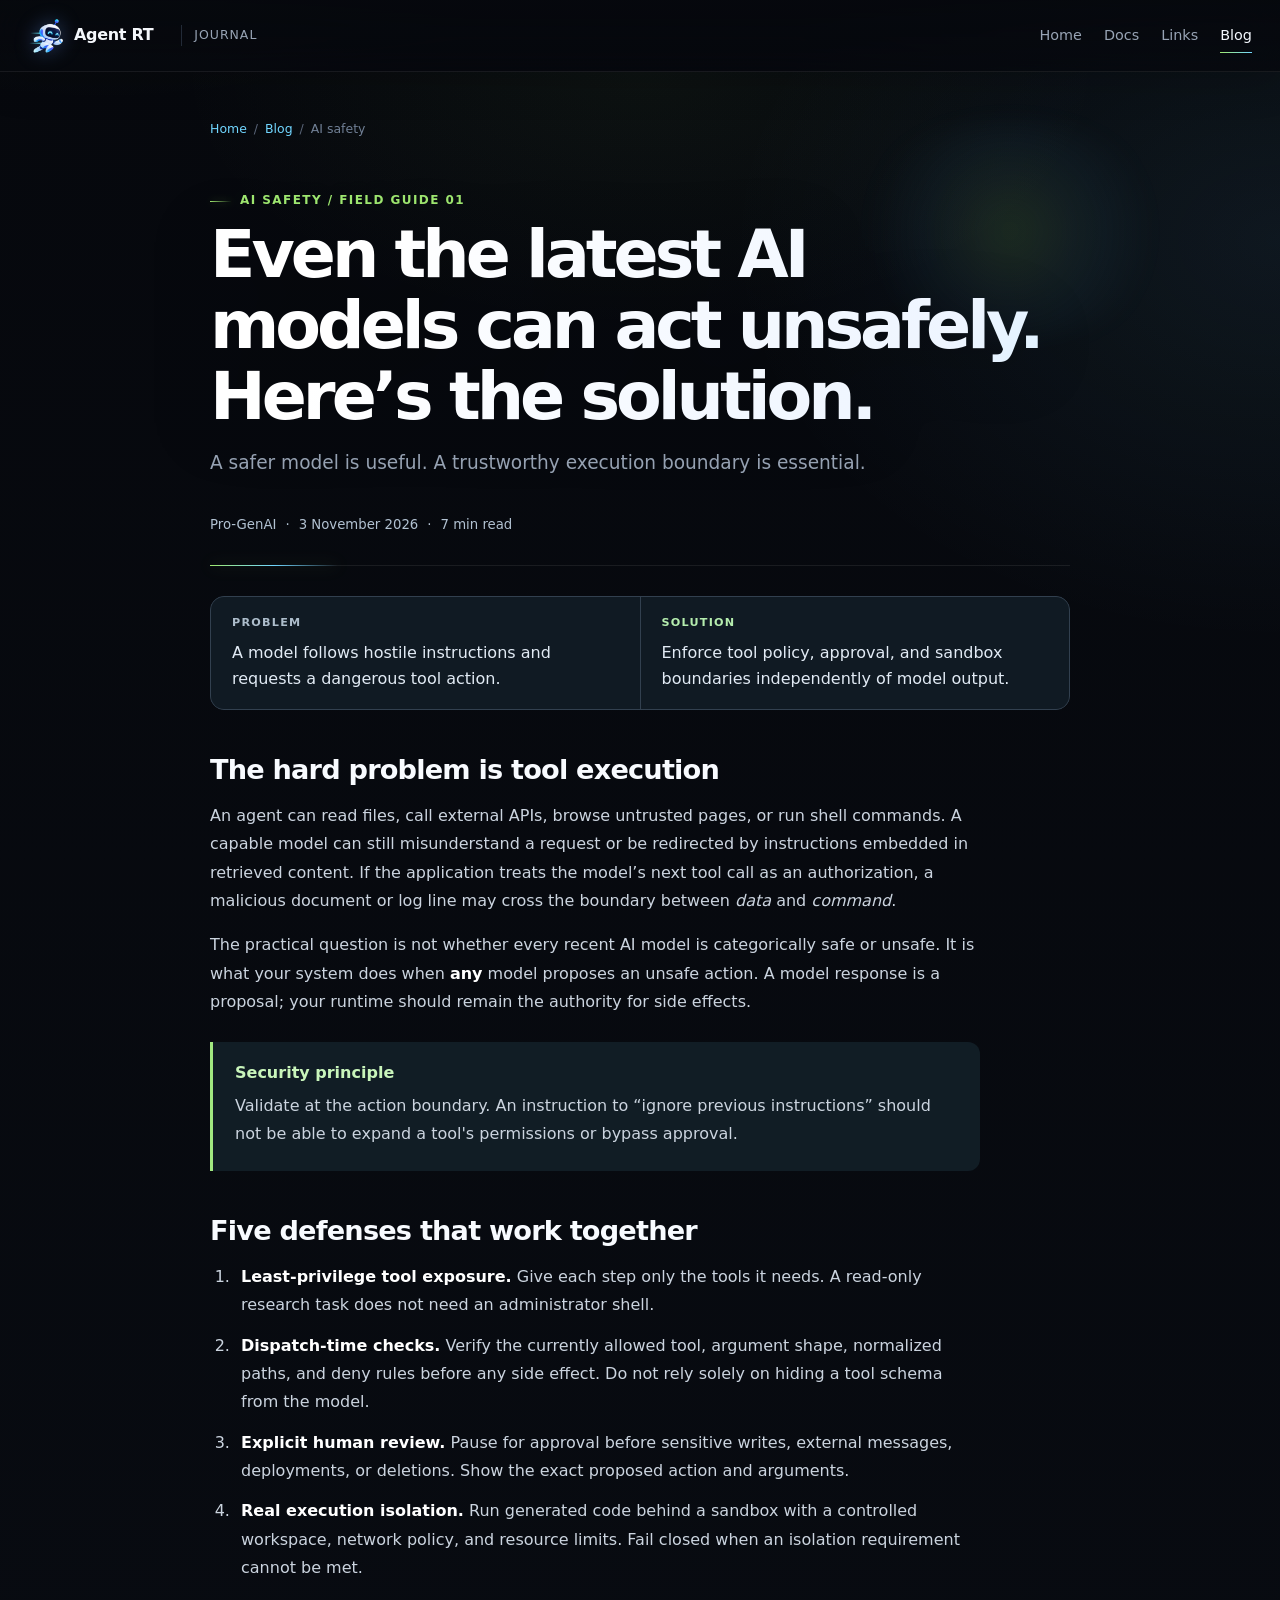
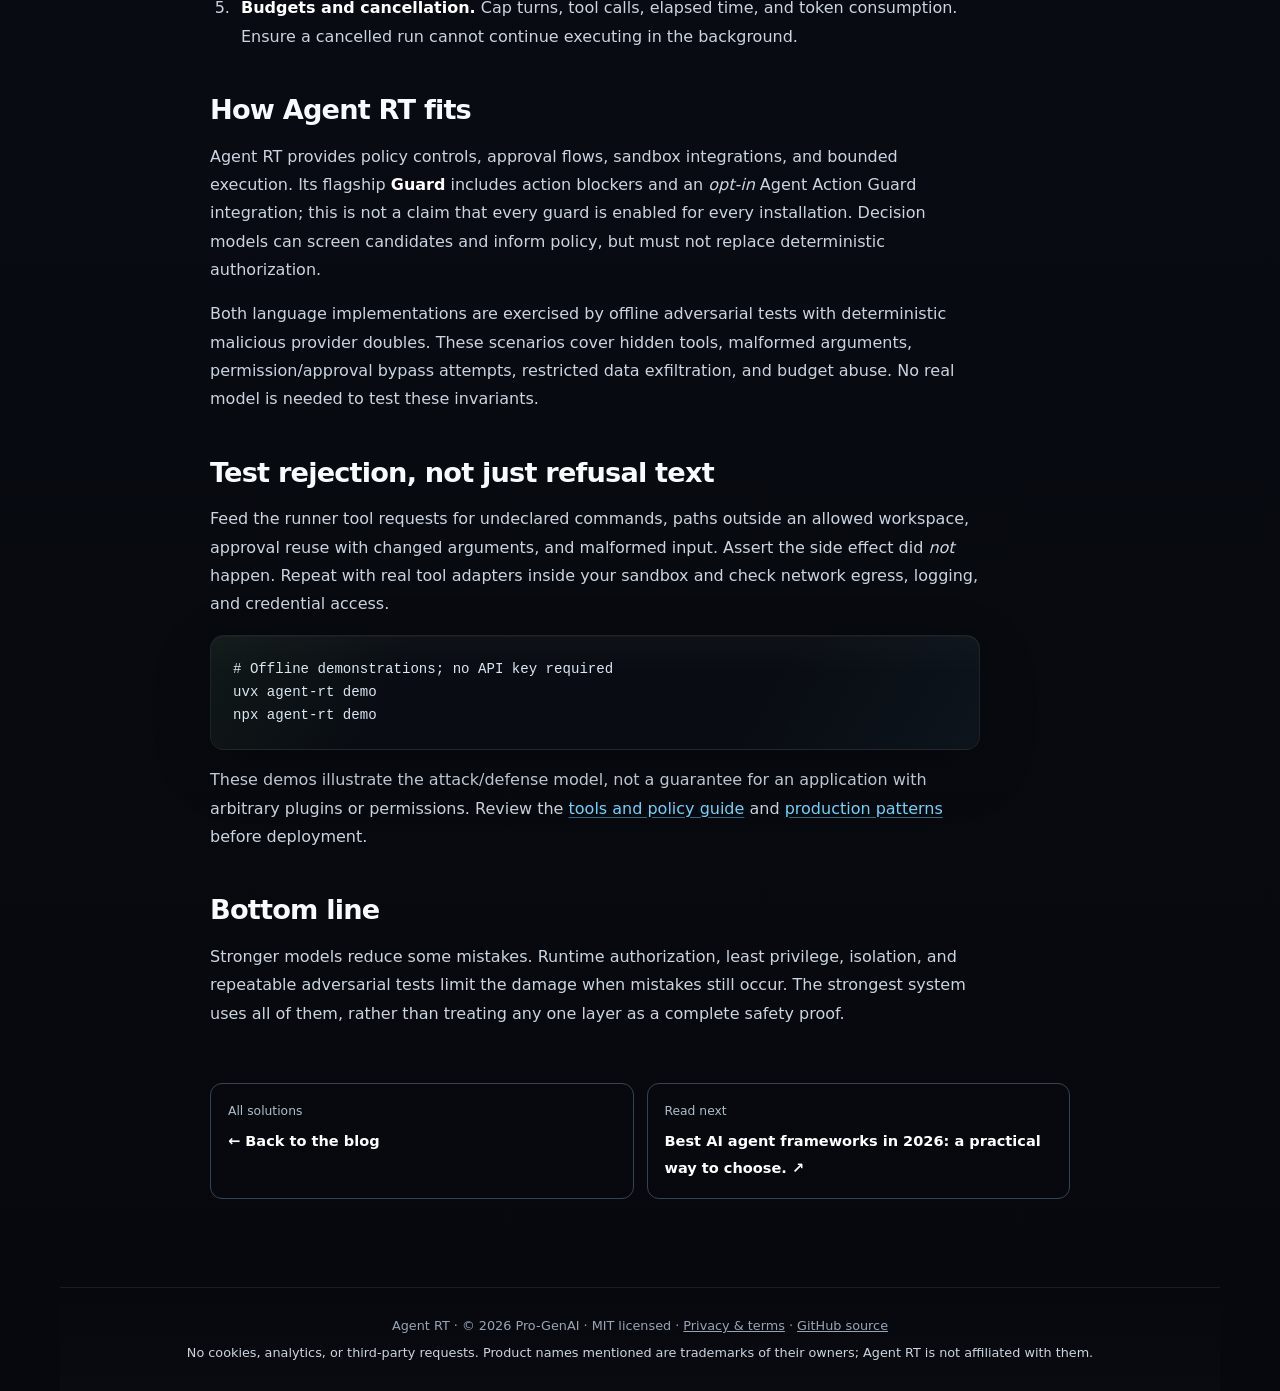
<file: blog/latest-ai-models-unsafe-solution/index.html>
<!doctype html>
<html lang="en">
<head>
<meta charset="utf-8">
<meta name="viewport" content="width=device-width,initial-scale=1">
<meta http-equiv="Content-Security-Policy" content="default-src 'self'; script-src 'self'; style-src 'self' 'unsafe-inline'; img-src 'self' data:; font-src 'self'; connect-src 'self'; object-src 'none'; base-uri 'none'; form-action 'none'">
<title>Even the latest AI models can act unsafely. Here’s the solution. — Agent RT Blog</title>
<meta name="description" content="How runtime permissions, approvals, isolation, and adversarial tests can prevent an AI model mistake from becoming a dangerous tool action.">
<meta name="author" content="Pro-GenAI">
<meta name="robots" content="index,follow,max-image-preview:large">
<link rel="canonical" href="https://agent-rt-pro.github.io/blog/latest-ai-models-unsafe-solution/">
<meta property="og:type" content="article">
<meta property="og:site_name" content="Agent RT">
<meta property="og:title" content="Even the latest AI models can act unsafely. Here’s the solution.">
<meta property="og:description" content="How runtime permissions, approvals, isolation, and adversarial tests can prevent an AI model mistake from becoming a dangerous tool action.">
<meta property="og:url" content="https://agent-rt-pro.github.io/blog/latest-ai-models-unsafe-solution/">
<meta property="og:image" content="https://agent-rt-pro.github.io/og-image.png">
<meta name="twitter:card" content="summary_large_image">
<meta name="twitter:title" content="Even the latest AI models can act unsafely. Here’s the solution.">
<meta name="twitter:description" content="How runtime permissions, approvals, isolation, and adversarial tests can prevent an AI model mistake from becoming a dangerous tool action.">
<meta name="twitter:image" content="https://agent-rt-pro.github.io/og-image.png">
<meta property="article:published_time" content="2026-11-03">
<script type="application/ld+json">{"@context":"https://schema.org","@graph":[{"@type":"BlogPosting","@id":"https://agent-rt-pro.github.io/blog/latest-ai-models-unsafe-solution/#article","mainEntityOfPage":"https://agent-rt-pro.github.io/blog/latest-ai-models-unsafe-solution/","headline":"Even the latest AI models can act unsafely. Here’s the solution.","description":"How runtime permissions, approvals, isolation, and adversarial tests can prevent an AI model mistake from becoming a dangerous tool action.","datePublished":"2026-11-03","dateModified":"2026-11-03","inLanguage":"en","articleSection":"AI safety","author":{"@type":"Organization","name":"Pro-GenAI"},"publisher":{"@id":"https://agent-rt-pro.github.io/#organization"},"image":"https://agent-rt-pro.github.io/og-image.png"},{"@type":"BreadcrumbList","@id":"https://agent-rt-pro.github.io/blog/latest-ai-models-unsafe-solution/#breadcrumbs","itemListElement":[{"@type":"ListItem","position":1,"name":"Home","item":"https://agent-rt-pro.github.io/"},{"@type":"ListItem","position":2,"name":"Blog","item":"https://agent-rt-pro.github.io/blog/"},{"@type":"ListItem","position":3,"name":"Even the latest AI models can act unsafely. Here’s the solution.","item":"https://agent-rt-pro.github.io/blog/latest-ai-models-unsafe-solution/"}]}]}</script>
<meta name="theme-color" content="#07090d">
<meta name="color-scheme" content="dark">
<link rel="icon" href="../../favicon.ico">
<link rel="apple-touch-icon" href="../../apple-touch-icon.png">
<link rel="stylesheet" href="../../docs/docs.css">
<link rel="stylesheet" href="../blog.css">
</head>
<body class="blog-site"><a class="skip-link" href="#main">Skip to content</a>
<header class="docs-header blog-header"><div class="header-inner">
<a class="brand" href="../../"><span class="brand-mark" aria-hidden="true"></span><span>Agent RT</span></a>
<span class="docs-label">Journal</span>
<nav class="header-links" aria-label="Primary navigation"><a href="../../">Home</a><a href="../../docs/">Docs</a><a href="../../links/">Links</a><a href="../" aria-current="page">Blog</a></nav>
</div></header>
<main class="docs-main blog-main" id="main"><div class="content blog-article">
<nav class="breadcrumbs" aria-label="Breadcrumbs"><a href="../../">Home</a><span>/</span><a href="../">Blog</a><span>/</span>AI safety</nav>
<article><header class="section-intro blog-article-hero"><span class="eyebrow">AI safety / Field guide 01</span>
<h1 class="doc-title">Even the latest AI models can act unsafely. Here’s the solution.</h1><p class="doc-lede">A safer model is useful. A trustworthy execution boundary is essential.</p>
<div class="blog-byline"><span>Pro-GenAI</span><span aria-hidden="true">·</span><time datetime="2026-11-03">3 November 2026</time><span aria-hidden="true">·</span><span>7 min read</span></div></header>
<div class="blog-brief"><div><small>Problem</small><p>A model follows hostile instructions and requests a dangerous tool action.</p></div><div><small>Solution</small><p>Enforce tool policy, approval, and sandbox boundaries independently of model output.</p></div></div>
<div class="blog-body">
<h2 id="problem">The hard problem is tool execution</h2>
<p>An agent can read files, call external APIs, browse untrusted pages, or run shell commands. A capable model can still misunderstand a request or be redirected by instructions embedded in retrieved content. If the application treats the model’s next tool call as an authorization, a malicious document or log line may cross the boundary between <em>data</em> and <em>command</em>.</p>
<p>The practical question is not whether every recent AI model is categorically safe or unsafe. It is what your system does when <strong>any</strong> model proposes an unsafe action. A model response is a proposal; your runtime should remain the authority for side effects.</p>
<div class="blog-insight"><strong>Security principle</strong><p>Validate at the action boundary. An instruction to “ignore previous instructions” should not be able to expand a tool's permissions or bypass approval.</p></div>
<h2 id="solution">Five defenses that work together</h2>
<ol class="blog-steps">
<li><strong>Least-privilege tool exposure.</strong> Give each step only the tools it needs. A read-only research task does not need an administrator shell.</li>
<li><strong>Dispatch-time checks.</strong> Verify the currently allowed tool, argument shape, normalized paths, and deny rules before any side effect. Do not rely solely on hiding a tool schema from the model.</li>
<li><strong>Explicit human review.</strong> Pause for approval before sensitive writes, external messages, deployments, or deletions. Show the exact proposed action and arguments.</li>
<li><strong>Real execution isolation.</strong> Run generated code behind a sandbox with a controlled workspace, network policy, and resource limits. Fail closed when an isolation requirement cannot be met.</li>
<li><strong>Budgets and cancellation.</strong> Cap turns, tool calls, elapsed time, and token consumption. Ensure a cancelled run cannot continue executing in the background.</li>
</ol>
<h2 id="implementation">How Agent RT fits</h2>
<p>Agent RT provides policy controls, approval flows, sandbox integrations, and bounded execution. Its flagship <strong>Guard</strong> includes action blockers and an <em>opt-in</em> Agent Action Guard integration; this is not a claim that every guard is enabled for every installation. Decision models can screen candidates and inform policy, but must not replace deterministic authorization.</p>
<p>Both language implementations are exercised by offline adversarial tests with deterministic malicious provider doubles. These scenarios cover hidden tools, malformed arguments, permission/approval bypass attempts, restricted data exfiltration, and budget abuse. No real model is needed to test these invariants.</p>
<h2 id="test">Test rejection, not just refusal text</h2>
<p>Feed the runner tool requests for undeclared commands, paths outside an allowed workspace, approval reuse with changed arguments, and malformed input. Assert the side effect did <em>not</em> happen. Repeat with real tool adapters inside your sandbox and check network egress, logging, and credential access.</p>
<pre><code># Offline demonstrations; no API key required
uvx agent-rt demo
npx agent-rt demo</code></pre>
<p>These demos illustrate the attack/defense model, not a guarantee for an application with arbitrary plugins or permissions. Review the <a href="../../docs/concepts/tools-policy.html">tools and policy guide</a> and <a href="../../docs/guides/production.html">production patterns</a> before deployment.</p>
<h2 id="bottom-line">Bottom line</h2>
<p>Stronger models reduce some mistakes. Runtime authorization, least privilege, isolation, and repeatable adversarial tests limit the damage when mistakes still occur. The strongest system uses all of them, rather than treating any one layer as a complete safety proof.</p></div></article>
<nav class="blog-next" aria-label="More articles"><a href="../"><small>All solutions</small><strong>← Back to the blog</strong></a><a href="../best-ai-agent-frameworks-2026/"><small>Read next</small><strong>Best AI agent frameworks in 2026: a practical way to choose. ↗</strong></a></nav>
</div><footer class="docs-footer blog-footer">Agent RT · © 2026 Pro-GenAI · MIT licensed · <a href="../../docs/reference/privacy-terms.html">Privacy &amp; terms</a> · <a href="https://github.com/Pro-GenAI/Agent-RT">GitHub source</a><p>No cookies, analytics, or third-party requests. Product names mentioned are trademarks of their owners; Agent RT is not affiliated with them.</p></footer></main></body></html>
</file>
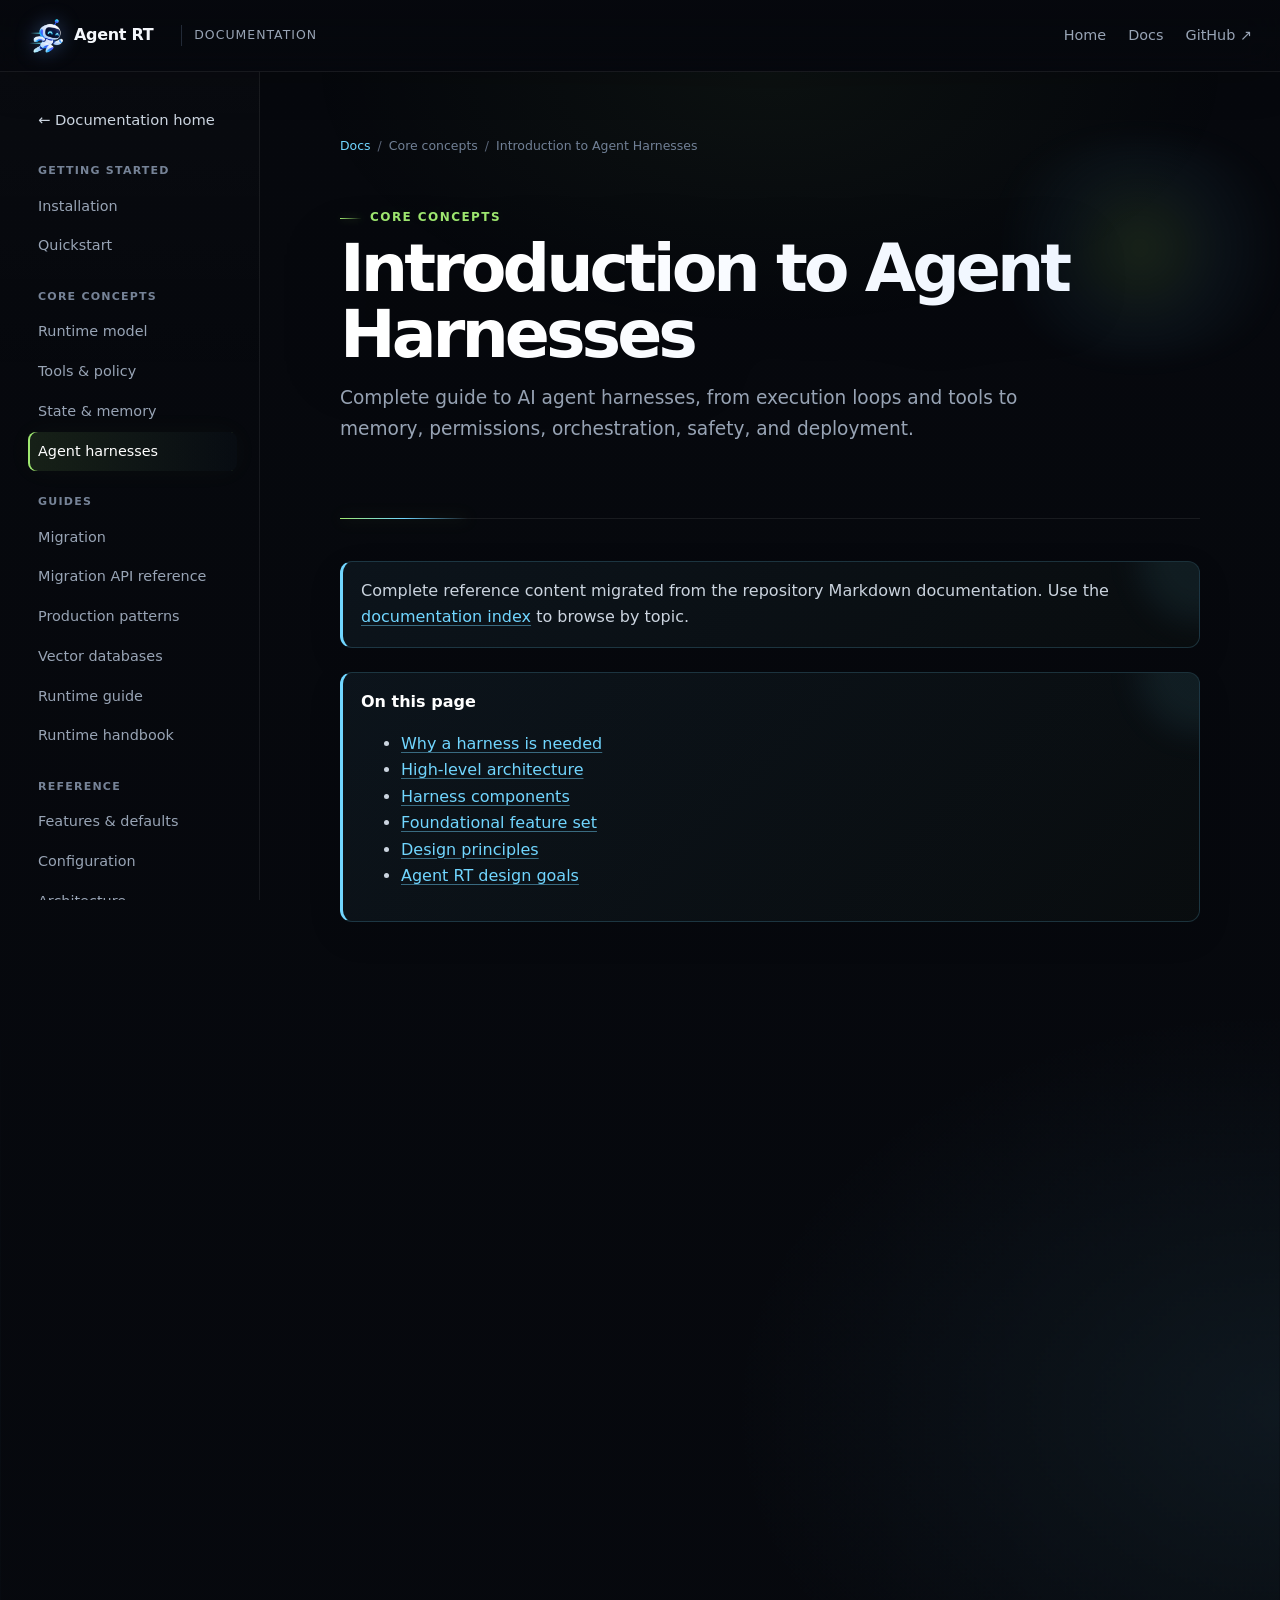
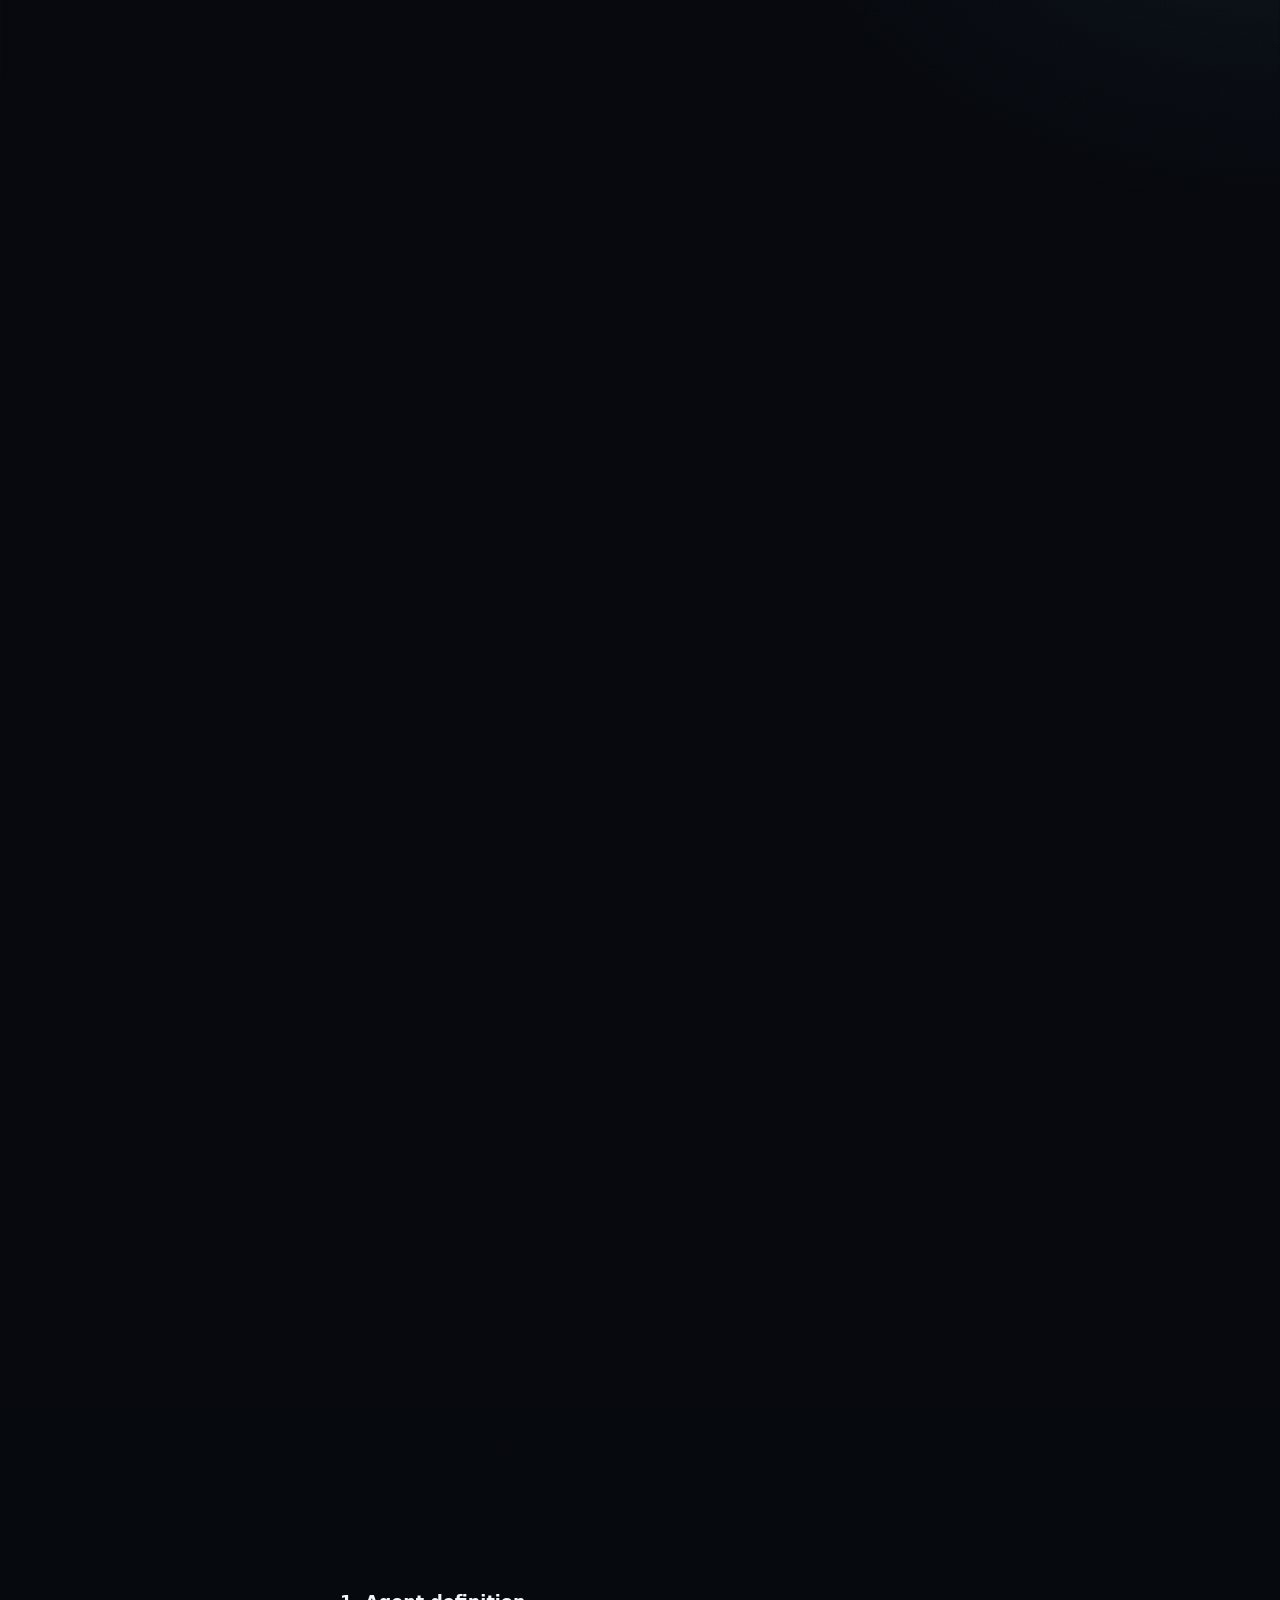
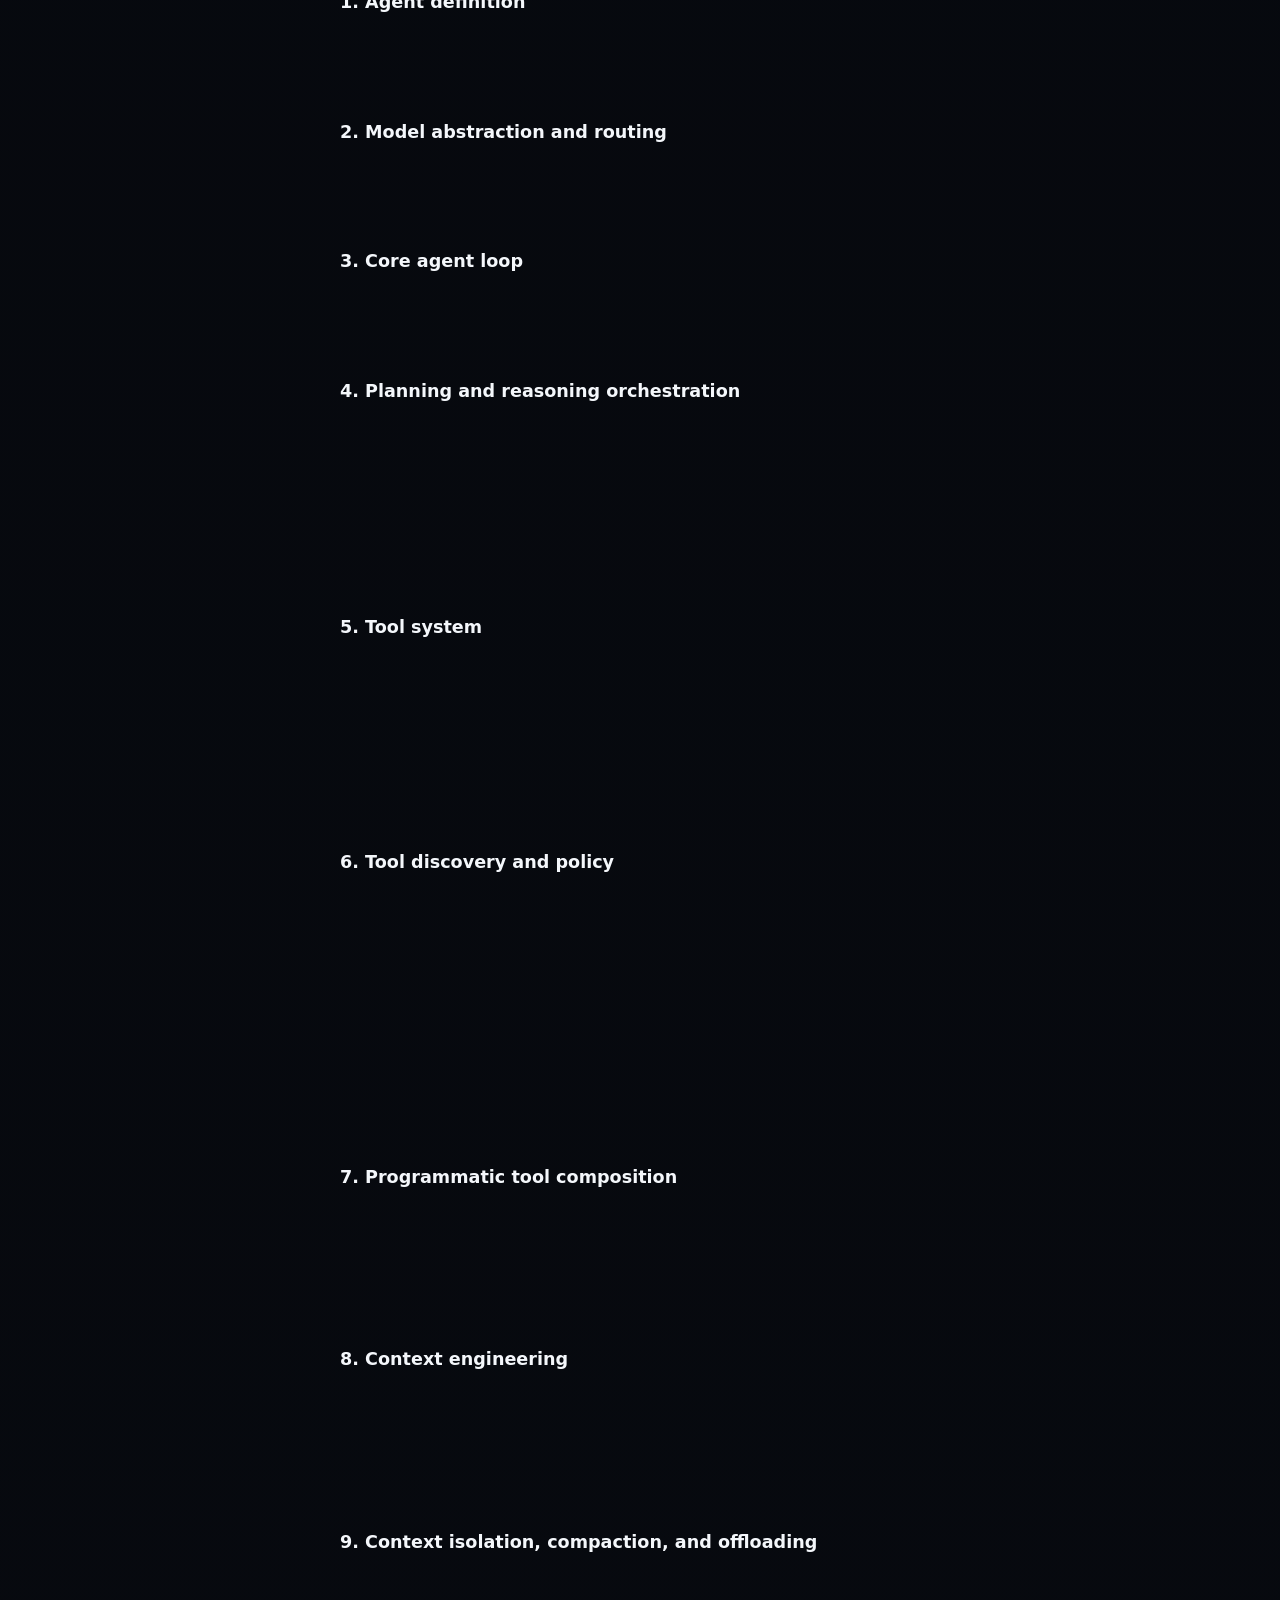
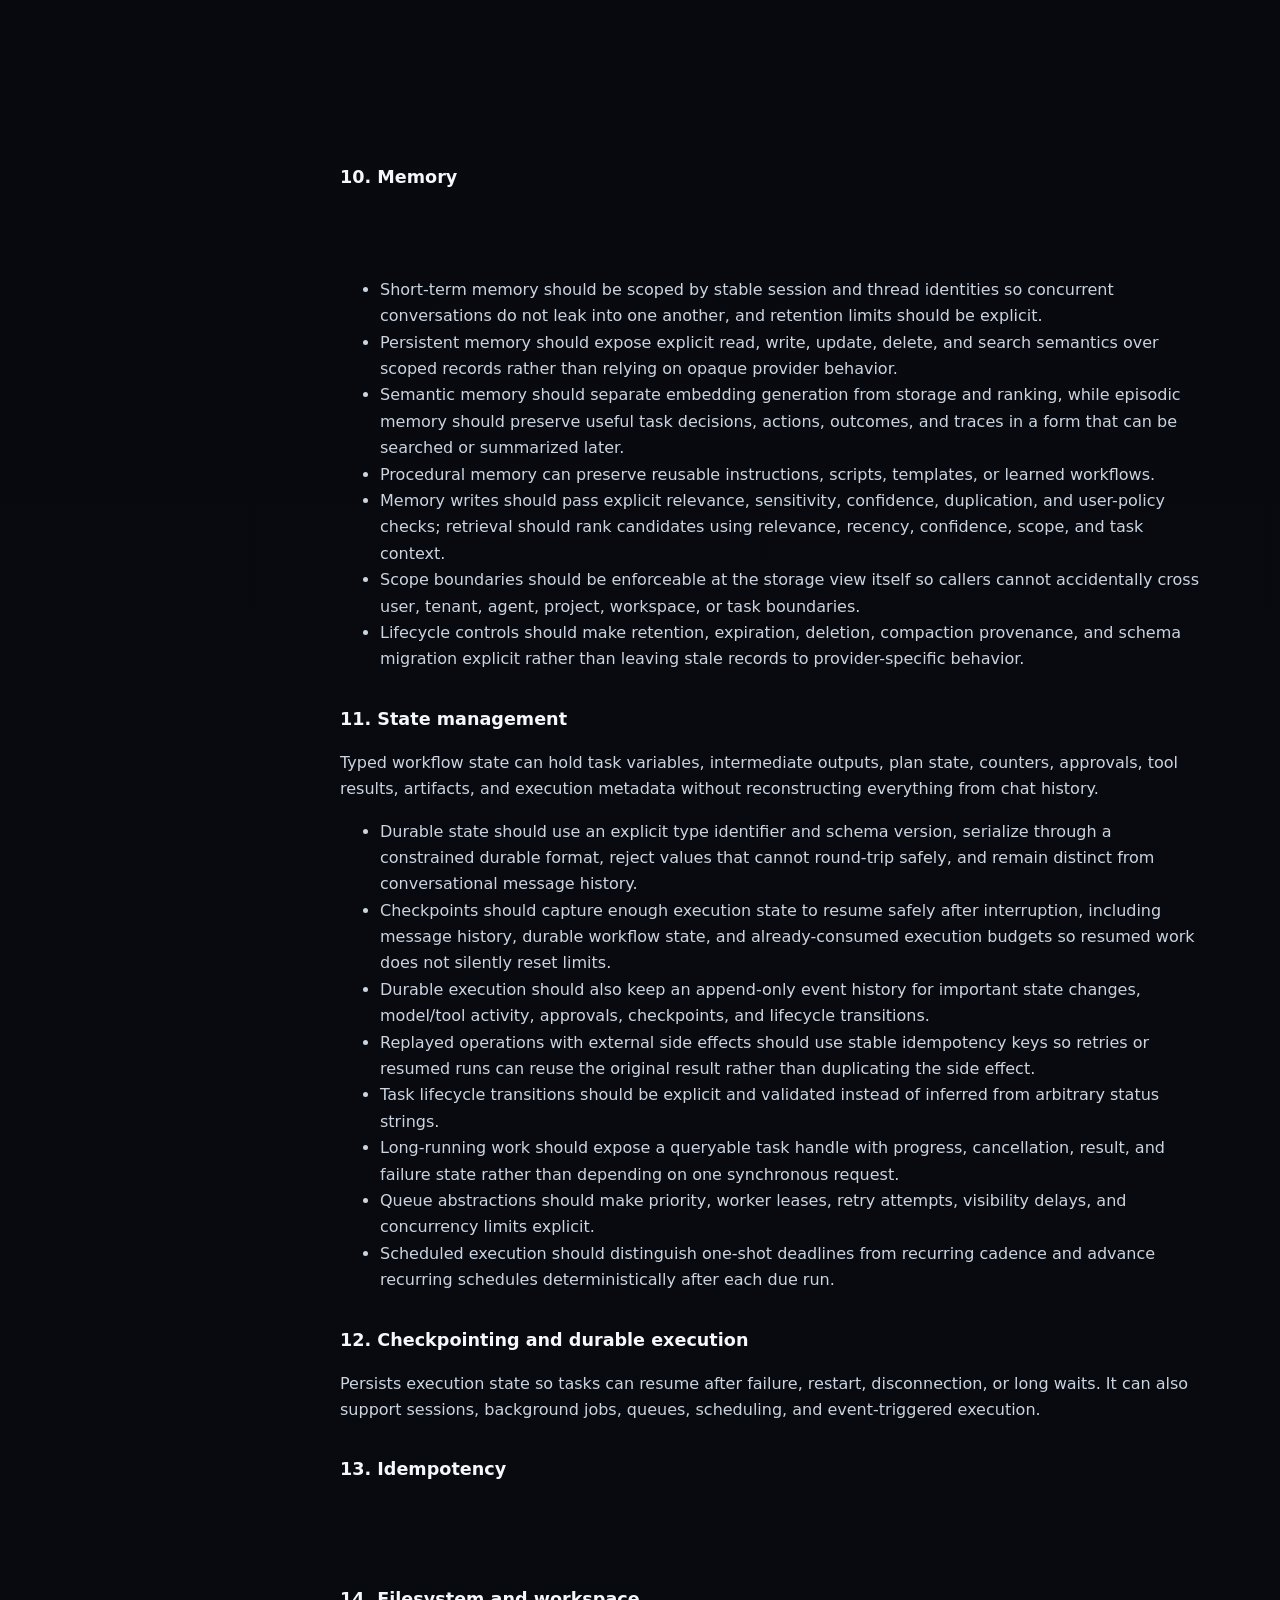
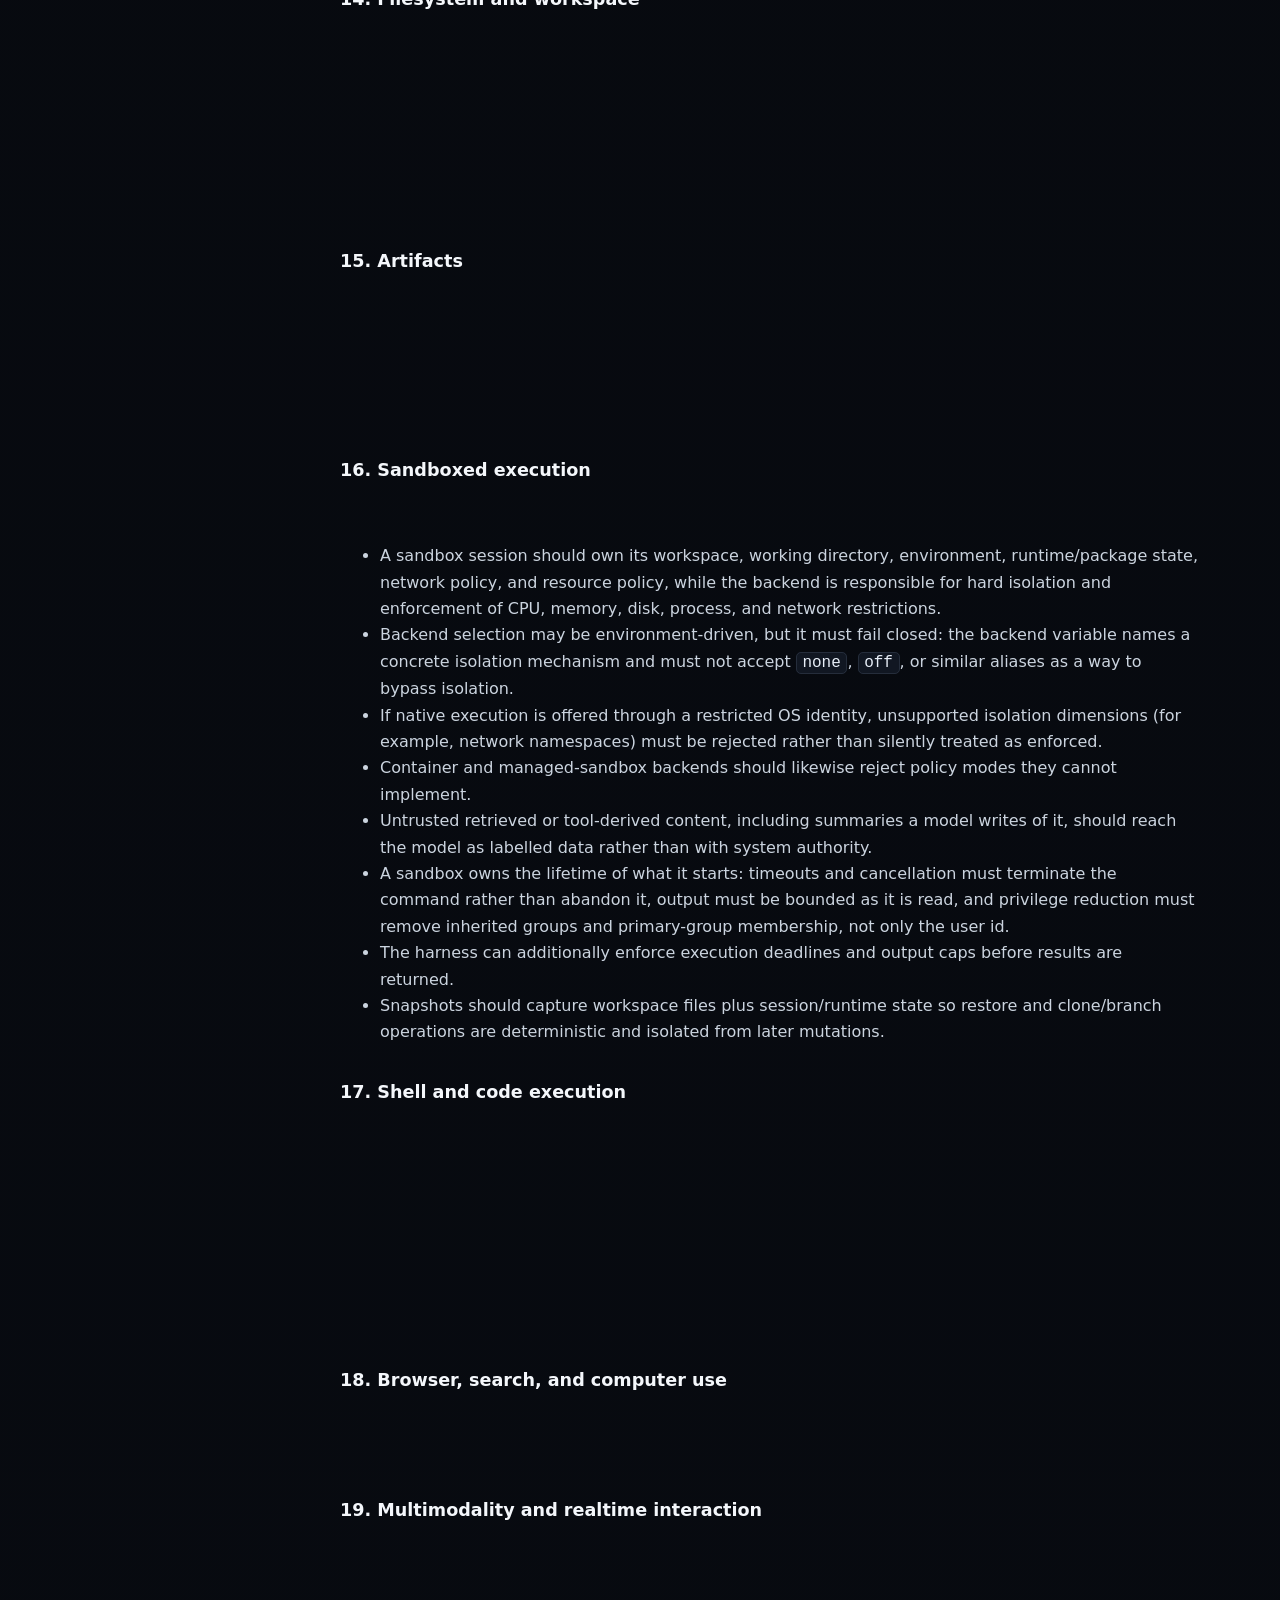
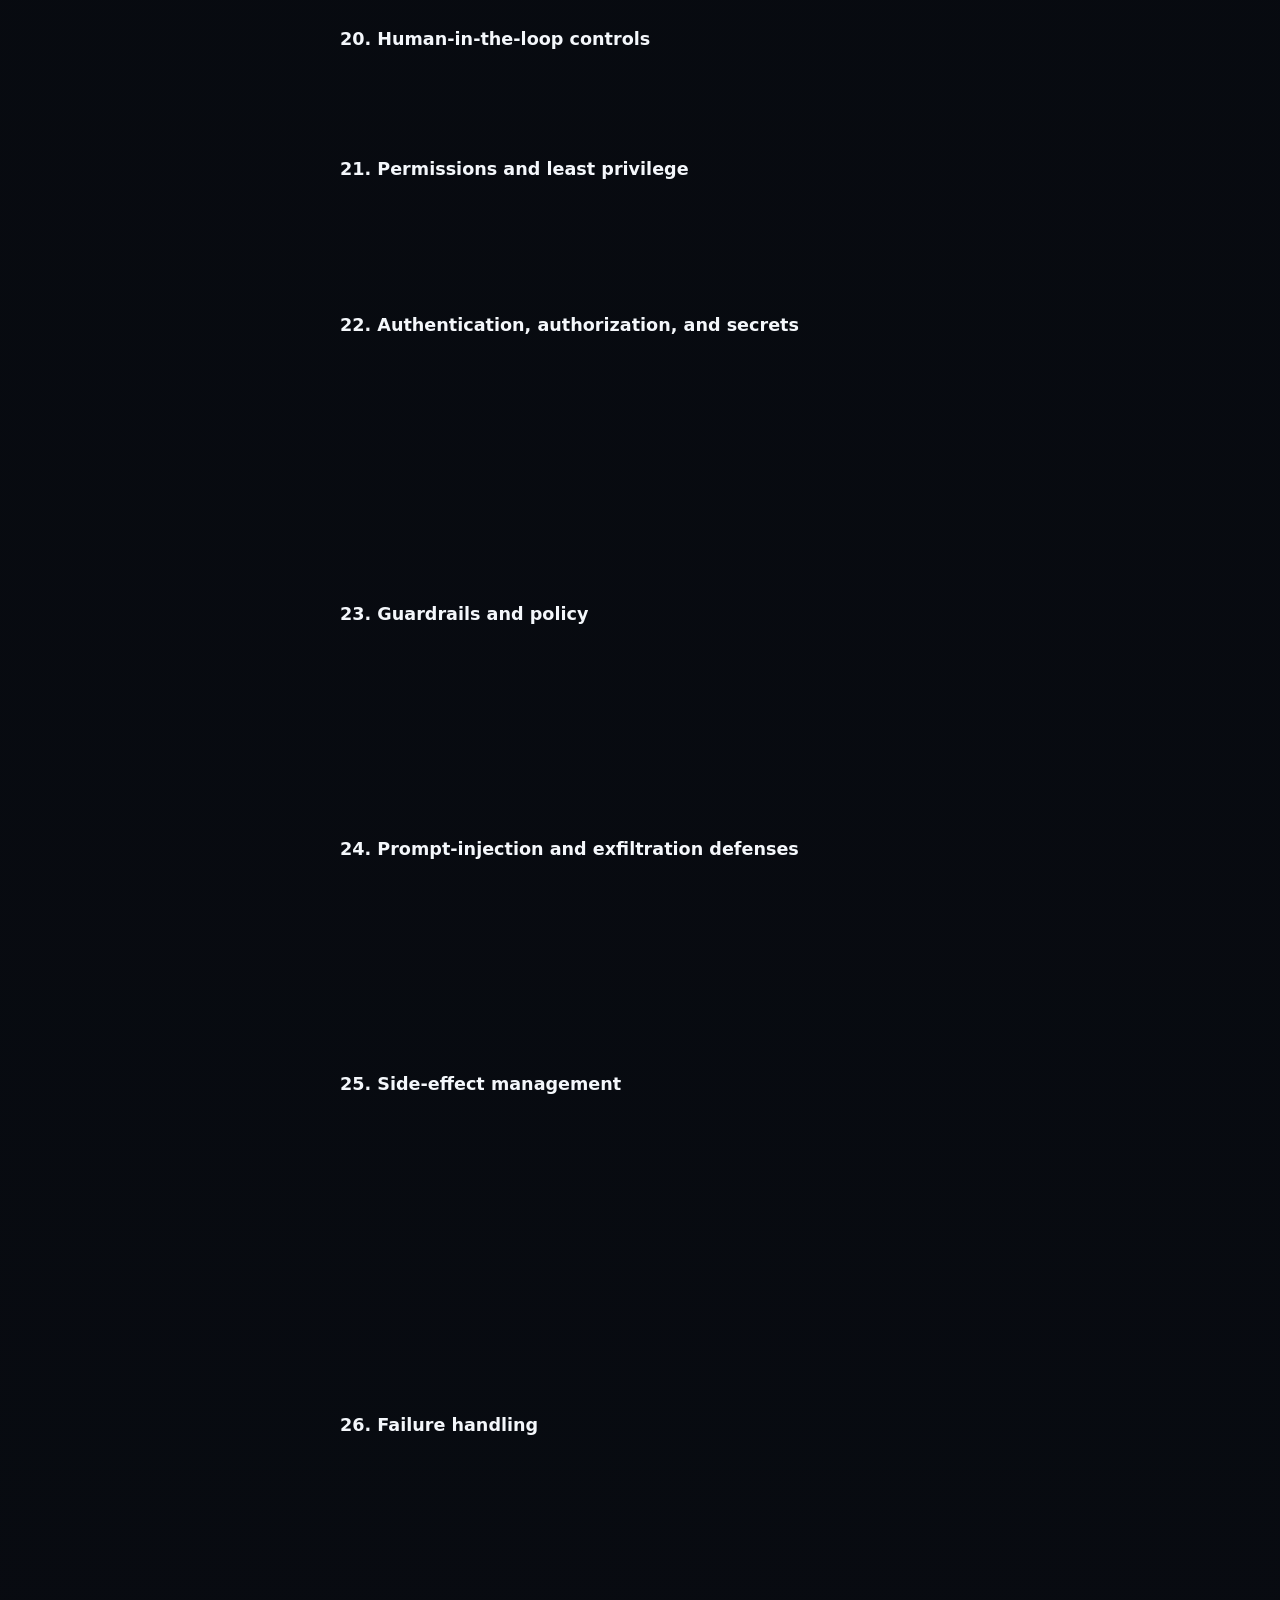
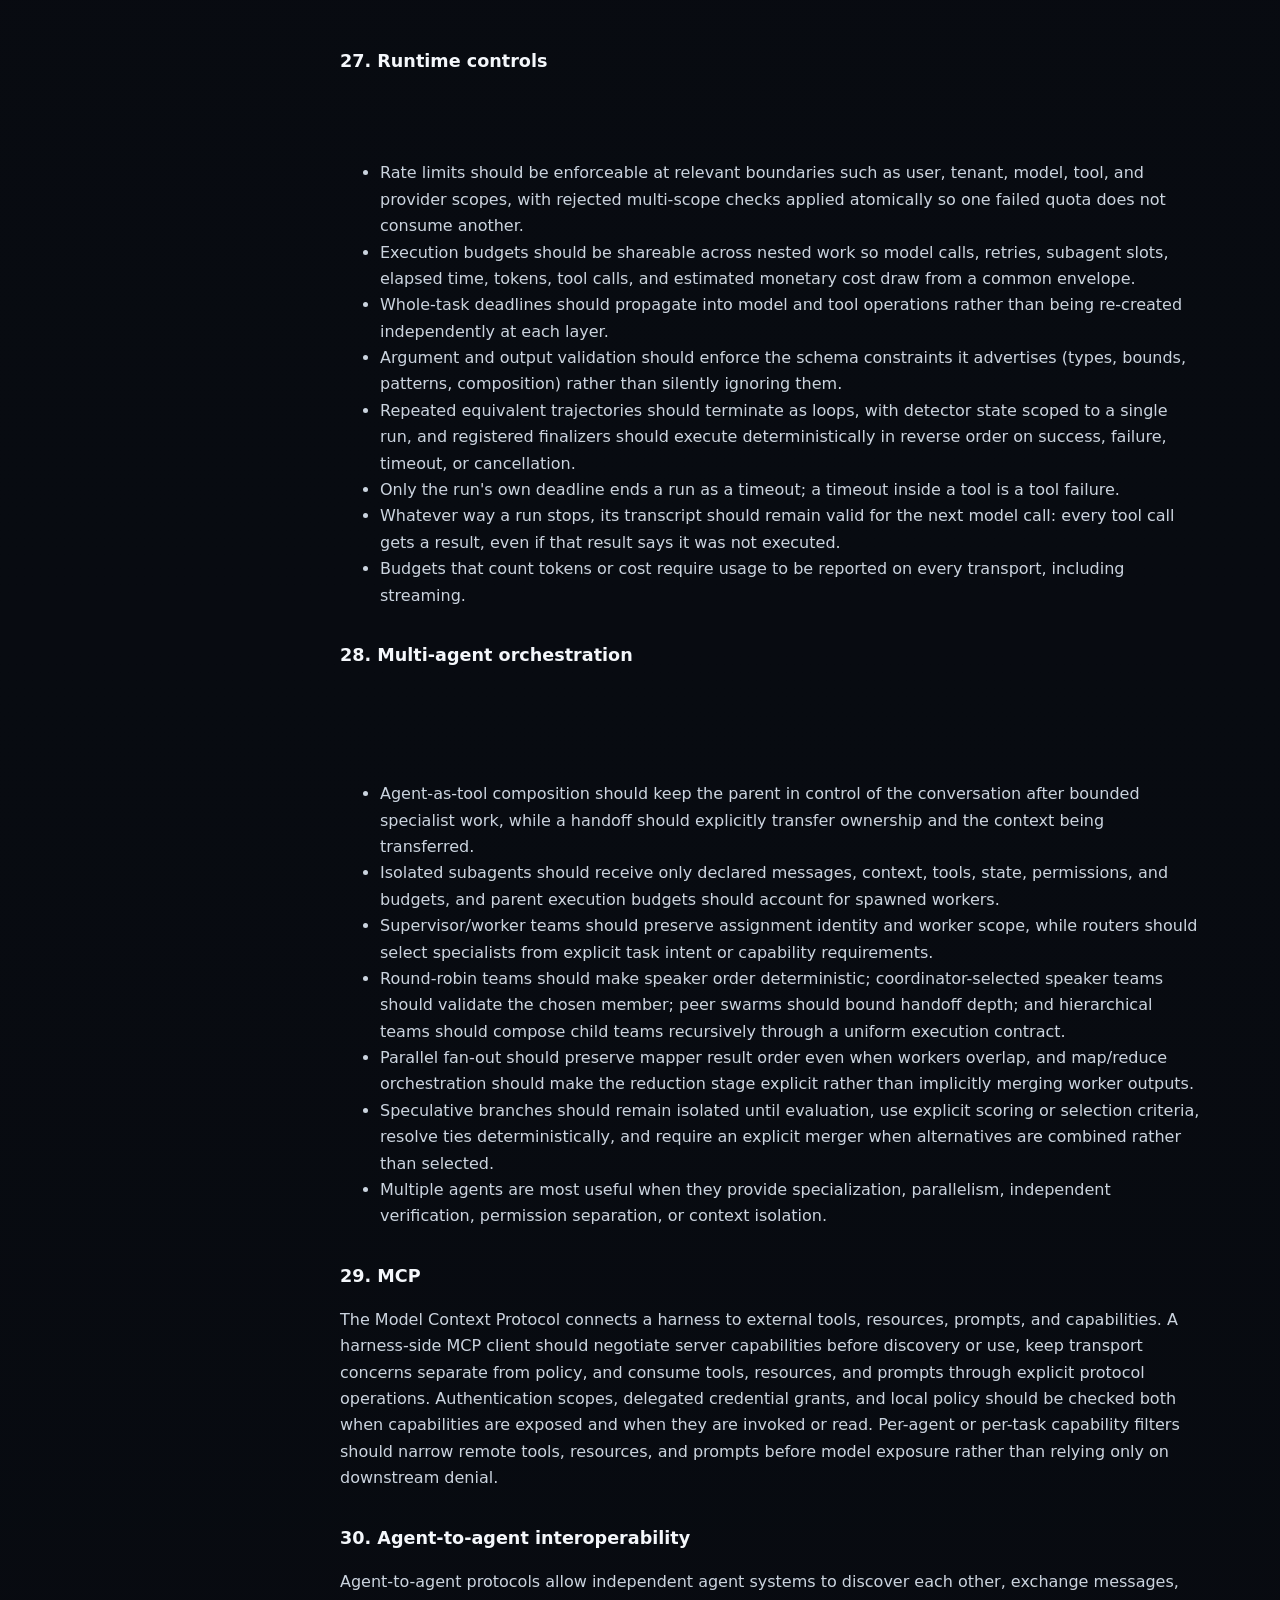
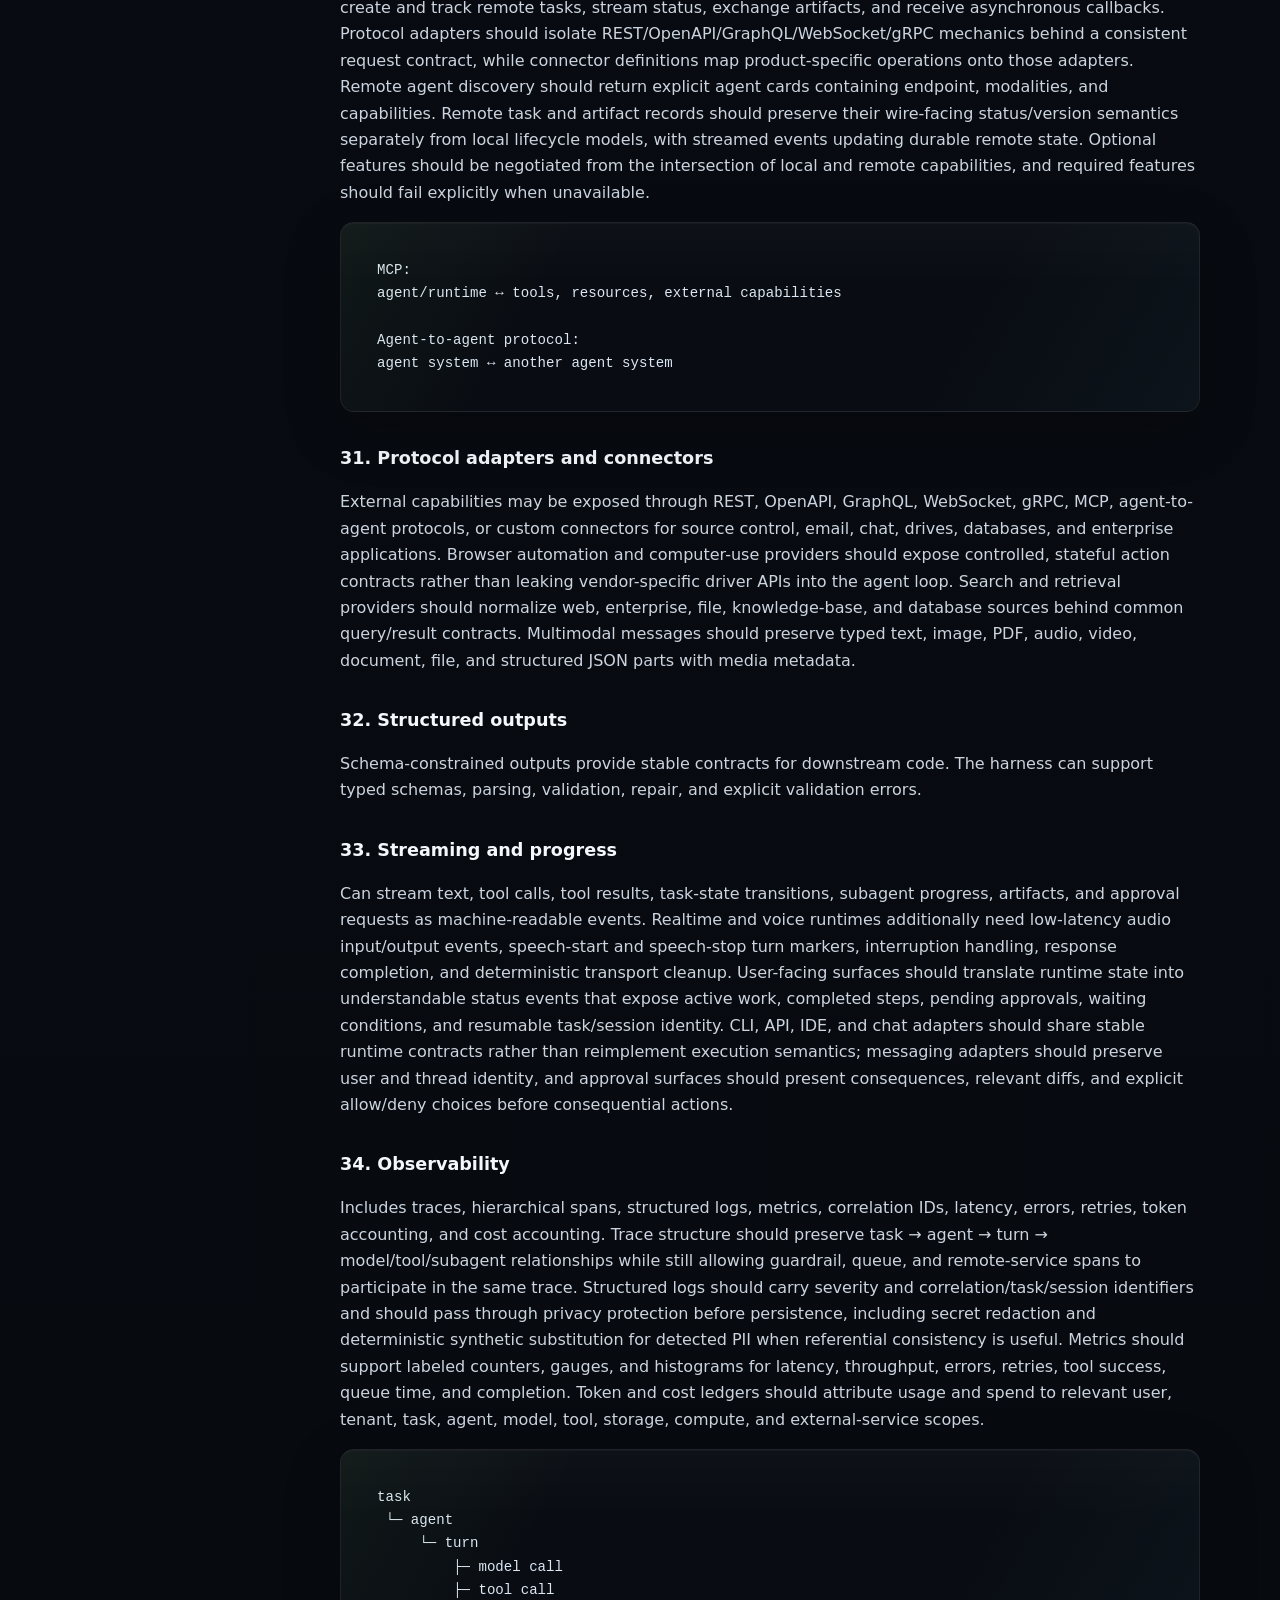
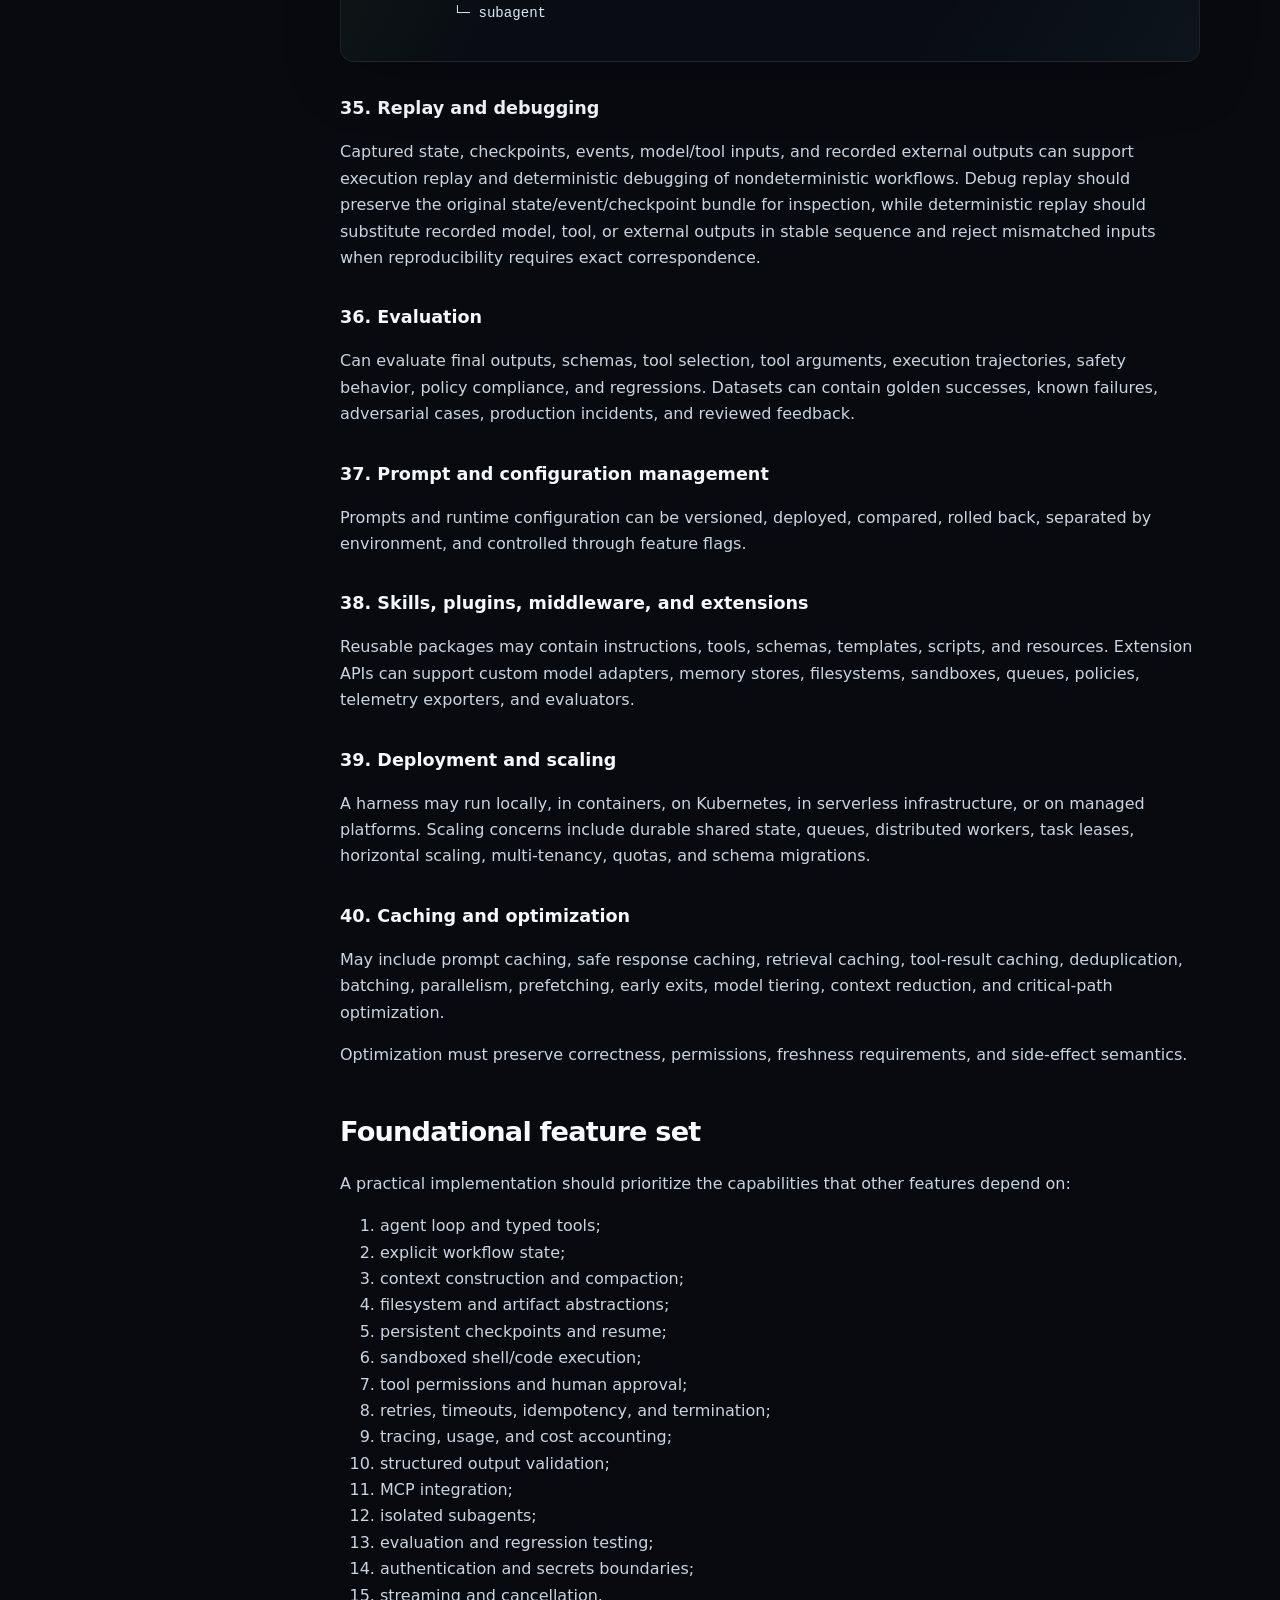
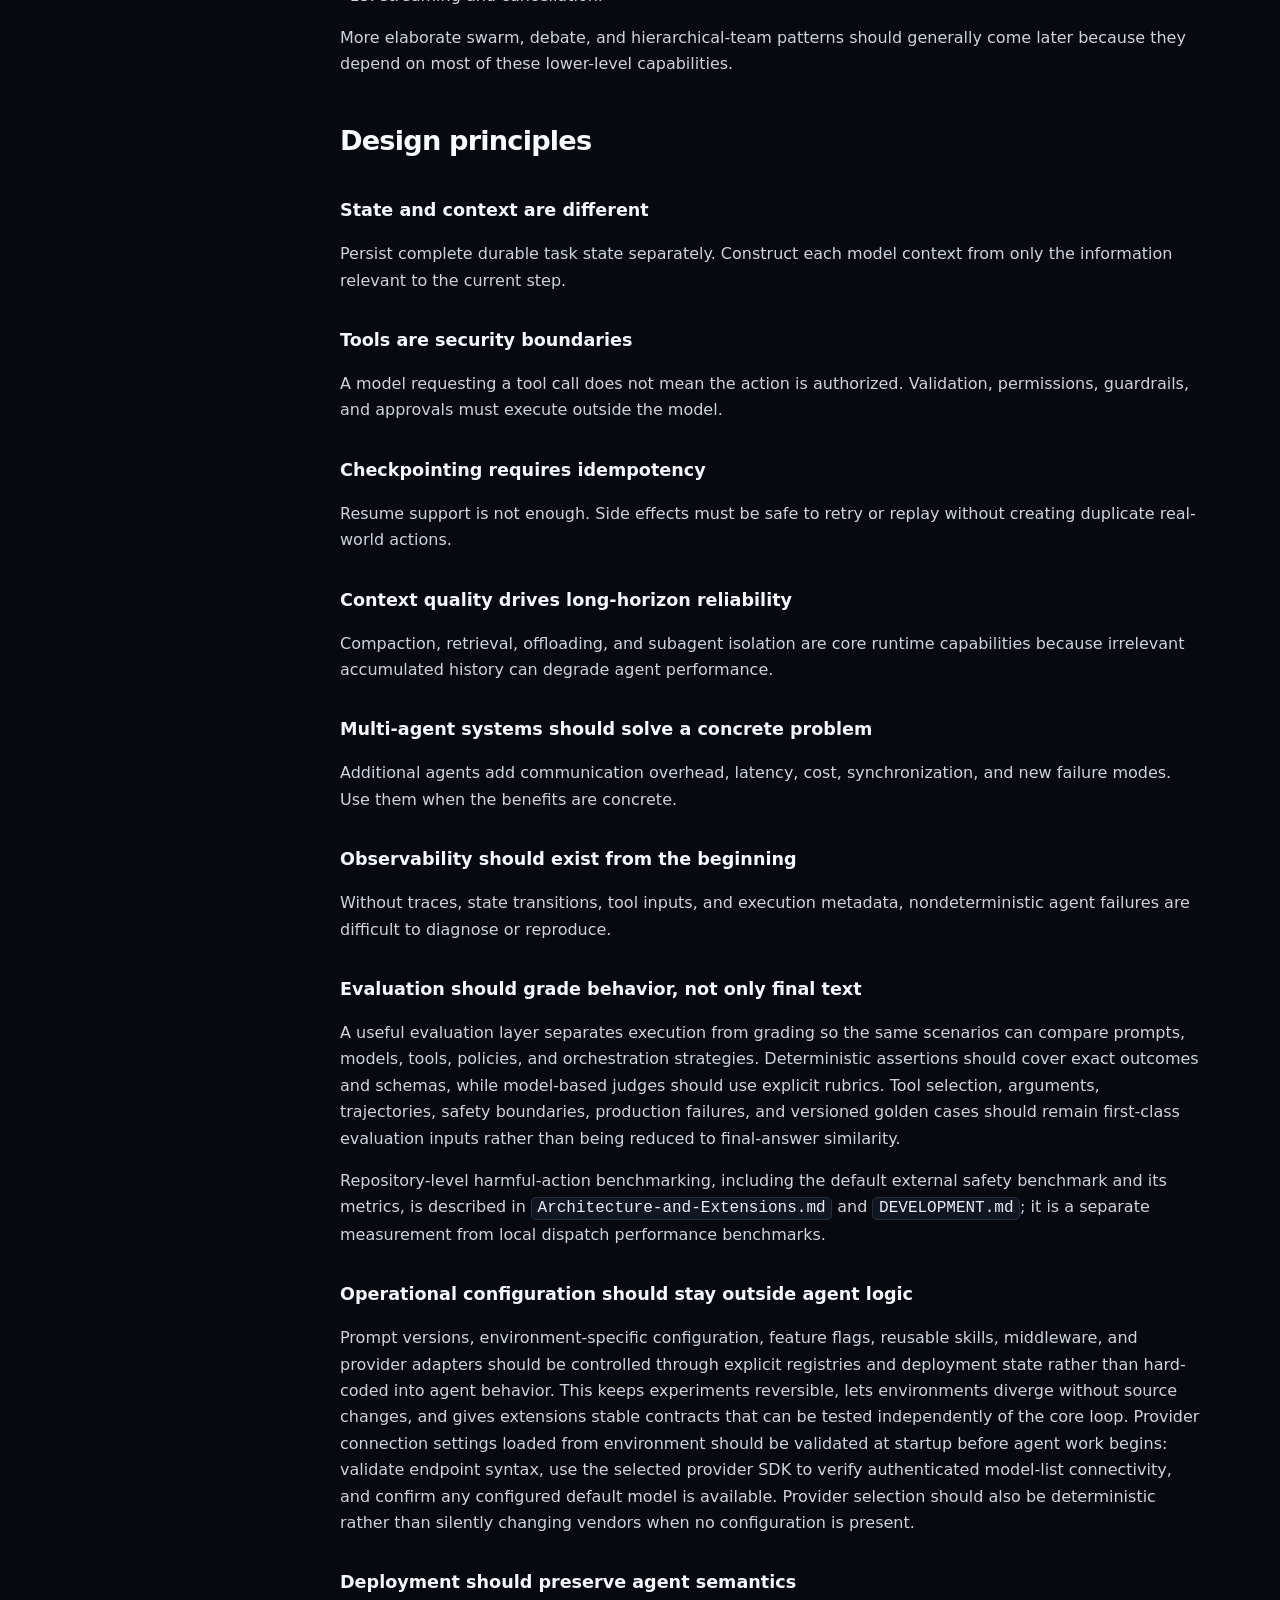
<file: docs/concepts/agent-harnesses.html>
<!doctype html>
<html lang="en">
<head>
  <meta charset="utf-8"><meta name="viewport" content="width=device-width, initial-scale=1">
  <meta http-equiv="Content-Security-Policy" content="default-src 'self'; script-src 'self' 'sha256-qOhFsq0QMV2REqNwk5hGH5bZE9SkX6gt6yeyKdYPv+U='; style-src 'self' 'unsafe-inline'; img-src 'self' data:; font-src 'self'; connect-src 'self'; object-src 'none'; base-uri 'none'; form-action 'none'">
  <title>Introduction to Agent Harnesses — Agent RT Docs</title>
  <meta name="description" content="Complete guide to AI agent harnesses, from execution loops and tools to memory, permissions, orchestration, safety, and deployment.">
  <meta name="author" content="Pro-GenAI">
  <meta name="robots" content="index,follow,max-image-preview:large,max-snippet:-1,max-video-preview:-1">
  <meta name="googlebot" content="index,follow,max-image-preview:large,max-snippet:-1,max-video-preview:-1">
  <link rel="canonical" href="https://agent-rt-pro.github.io/docs/concepts/agent-harnesses.html">
  <meta property="og:type" content="article">
  <meta property="og:site_name" content="Agent RT">
  <meta property="og:title" content="Introduction to Agent Harnesses — Agent RT Docs">
  <meta property="og:description" content="Complete guide to AI agent harnesses, from execution loops and tools to memory, permissions, orchestration, safety, and deployment.">
  <meta property="og:url" content="https://agent-rt-pro.github.io/docs/concepts/agent-harnesses.html">
  <meta property="og:image" content="https://agent-rt-pro.github.io/og-image.png">
  <meta property="og:image:alt" content="Agent RT — lightweight AI agent runtime for Python and TypeScript">
  <meta property="og:image:width" content="1200">
  <meta property="og:image:height" content="630">
  <meta property="og:locale" content="en_US">
  <meta name="twitter:card" content="summary_large_image">
  <meta name="twitter:title" content="Introduction to Agent Harnesses — Agent RT Docs">
  <meta name="twitter:description" content="Complete guide to AI agent harnesses, from execution loops and tools to memory, permissions, orchestration, safety, and deployment.">
  <meta name="twitter:image" content="https://agent-rt-pro.github.io/og-image.png">
  <script type="application/ld+json">{"@context":"https://schema.org","@graph":[{"@type":"TechArticle","@id":"https://agent-rt-pro.github.io/docs/concepts/agent-harnesses.html#page","url":"https://agent-rt-pro.github.io/docs/concepts/agent-harnesses.html","name":"Introduction to Agent Harnesses — Agent RT Docs","headline":"Introduction to Agent Harnesses — Agent RT Docs","description":"Complete guide to AI agent harnesses, from execution loops and tools to memory, permissions, orchestration, safety, and deployment.","inLanguage":"en","dateModified":"2026-11-03","isPartOf":{"@id":"https://agent-rt-pro.github.io/#website"},"about":{"@id":"https://agent-rt-pro.github.io/#software"},"publisher":{"@id":"https://agent-rt-pro.github.io/#organization"}},{"@type":"BreadcrumbList","@id":"https://agent-rt-pro.github.io/docs/concepts/agent-harnesses.html#breadcrumbs","itemListElement":[{"@type":"ListItem","position":1,"name":"Agent RT","item":"https://agent-rt-pro.github.io/"},{"@type":"ListItem","position":2,"name":"Documentation","item":"https://agent-rt-pro.github.io/docs/"},{"@type":"ListItem","position":3,"name":"Introduction to Agent Harnesses","item":"https://agent-rt-pro.github.io/docs/concepts/agent-harnesses.html"}]}]}</script>
  <meta name="theme-color" content="#07090d"><meta name="color-scheme" content="dark">
  <link rel="icon" href="../../favicon.ico" sizes="16x16 32x32 48x48">
  <link rel="apple-touch-icon" href="../../apple-touch-icon.png">
  <script>document.documentElement.classList.add("js")</script>
  <link rel="stylesheet" href="../../docs/docs.css">
  <link rel="stylesheet" href="../../docs/vendor/github-dark-dimmed.min.css">
  <script src="../../docs/vendor/highlight.min.js" defer></script>
  <script src="../../docs/docs.js" defer></script>
</head>
<body>
<a class="skip-link" href="#main">Skip to content</a>
<header class="docs-header"><div class="header-inner">
  <a class="brand" href="../"><span class="brand-mark" aria-hidden="true"><i></i><i></i><i></i><i></i></span><span>Agent RT</span></a>
  <span class="docs-label">Documentation</span>
  <nav class="header-links" aria-label="Global"><a href="../../">Home</a><a href="../">Docs</a><a href="https://github.com/Pro-GenAI/Agent-RT">GitHub ↗</a></nav>
</div></header>
<div class="mobile-nav"><details><summary>Documentation menu</summary><div class="mobile-links"><a href="../">Overview</a><a href="../getting-started/installation.html">Installation</a><a href="../getting-started/quickstart.html">Quickstart</a><a href="../concepts/runtime.html">Runtime model</a><a href="../concepts/tools-policy.html">Tools & policy</a><a href="../concepts/state-memory.html">State & memory</a><a href="../concepts/agent-harnesses.html" aria-current="page">Agent harnesses</a><a href="../guides/migration.html">Migration</a><a href="../guides/migration-reference.html">Migration API reference</a><a href="../guides/production.html">Production patterns</a><a href="../guides/vector-databases.html">Vector databases</a><a href="../guides/runtime-guide.html">Runtime guide</a><a href="../guides/runtime-reference.html">Runtime handbook</a><a href="../reference/features-defaults.html">Features & defaults</a><a href="../reference/configuration.html">Configuration</a><a href="../reference/architecture.html">Architecture</a><a href="../reference/extension-contracts.html">Extension contracts</a><a href="../reference/development.html">Development</a><a href="../reference/contributor-handbook.html">Contributor handbook</a><a href="../reference/privacy-terms.html">Privacy &amp; terms</a><a href="../reference/deployment-privacy-checklist.html">Deployment checklist</a></div></details></div>
<div class="docs-shell">
<aside class="sidebar" aria-label="Documentation navigation"><a class="sidebar-home" href="../">← Documentation home</a><div class="nav-group"><h2>Getting started</h2><a href="../getting-started/installation.html">Installation</a><a href="../getting-started/quickstart.html">Quickstart</a></div><div class="nav-group"><h2>Core concepts</h2><a href="../concepts/runtime.html">Runtime model</a><a href="../concepts/tools-policy.html">Tools & policy</a><a href="../concepts/state-memory.html">State & memory</a><a href="../concepts/agent-harnesses.html" aria-current="page">Agent harnesses</a></div><div class="nav-group"><h2>Guides</h2><a href="../guides/migration.html">Migration</a><a href="../guides/migration-reference.html">Migration API reference</a><a href="../guides/production.html">Production patterns</a><a href="../guides/vector-databases.html">Vector databases</a><a href="../guides/runtime-guide.html">Runtime guide</a><a href="../guides/runtime-reference.html">Runtime handbook</a></div><div class="nav-group"><h2>Reference</h2><a href="../reference/features-defaults.html">Features & defaults</a><a href="../reference/configuration.html">Configuration</a><a href="../reference/architecture.html">Architecture</a><a href="../reference/extension-contracts.html">Extension contracts</a><a href="../reference/development.html">Development</a><a href="../reference/contributor-handbook.html">Contributor handbook</a><a href="../reference/privacy-terms.html">Privacy &amp; terms</a><a href="../reference/deployment-privacy-checklist.html">Deployment checklist</a></div></aside>
<main class="docs-main" id="main"><article class="content">
<div class="breadcrumbs"><a href="../">Docs</a><span>/</span>Core concepts<span>/</span>Introduction to Agent Harnesses</div>
<section class="section-intro"><span class="eyebrow">Core concepts</span><h1 class="doc-title">Introduction to Agent Harnesses</h1><p class="doc-lede">Complete guide to AI agent harnesses, from execution loops and tools to memory, permissions, orchestration, safety, and deployment.</p></section>
<div class="note">Complete reference content migrated from the repository Markdown documentation. Use the <a href="../">documentation index</a> to browse by topic.</div>
<nav aria-label="On this page" class="note"><strong>On this page</strong><ul><li><a href="#why-a-harness-is-needed">Why a harness is needed</a></li><li><a href="#high-level-architecture">High-level architecture</a></li><li><a href="#harness-components">Harness components</a></li><li><a href="#foundational-feature-set">Foundational feature set</a></li><li><a href="#design-principles">Design principles</a></li><li><a href="#agent-rt-design-goals">Agent RT design goals</a></li></ul></nav>
<p>An <strong>agent harness</strong> is the runtime and control layer around an AI model that turns a model from a text generator into a system that can reliably perform multi-step work.</p>
<p>The model supplies reasoning and generation. The harness supplies everything required to make that reasoning useful, controllable, persistent, observable, secure, and executable.</p>
<p>A useful mental model is:</p>
<pre><code class="language-text">Agent Harness
=
Model interface
+ agent loop
+ context engineering
+ tools
+ state
+ workspace
+ execution isolation
+ orchestration
+ persistence
+ permissions
+ human control
+ failure recovery
+ observability
+ evaluation
+ interoperability
+ deployment</code></pre>
<p>A harness is therefore much broader than prompting. It determines what an agent can see, what it can do, how long it can work, how it recovers from failure, how it collaborates with other agents, and how humans can inspect and control its behavior.</p>
<h2 id="why-a-harness-is-needed">Why a harness is needed</h2>
<p>A raw language model can generate text, code, structured data, and tool-call requests. By itself, however, it does not provide a complete execution system. A production agent usually needs state, tools, files, controlled code execution, recovery, approvals, resumption, delegation, security boundaries, traces, cost accounting, and evaluation. The harness provides these capabilities.</p>
<h2 id="high-level-architecture">High-level architecture</h2>
<p>A complete harness can be viewed as several cooperating planes:</p>
<pre><code class="language-text">                         ┌────────────────────────────┐
                         │      User / Application    │
                         │ Chat · CLI · IDE · API     │
                         └─────────────┬──────────────┘
                                       │
                          auth / session / request
                                       │
                 ┌─────────────────────▼─────────────────────┐
                 │              CONTROL PLANE                │
                 │ Agent definition · Planner · Routing      │
                 │ Policy · Budgets · Human approvals        │
                 └──────────┬──────────────────┬─────────────┘
                            │                  │
                 ┌──────────▼───────┐  ┌──────▼──────────────┐
                 │   MODEL PLANE    │  │   EXECUTION PLANE   │
                 │ Providers        │  │ Tools · MCP          │
                 │ Context builder  │  │ Shell · Filesystem   │
                 │ Structured I/O   │  │ Browser · Sandbox    │
                 │ Compaction       │  │ Remote agents        │
                 └──────────┬───────┘  └─────────┬───────────┘
                            │                    │
                      ┌─────▼────────────────────▼─────┐
                      │           STATE PLANE          │
                      │ Messages · Sessions · Memory   │
                      │ Checkpoints · Files · Artifacts│
                      │ Task state · Event log         │
                      └──────────────┬─────────────────┘
                                     │
                    ┌────────────────▼────────────────┐
                    │     RELIABILITY / GOVERNANCE    │
                    │ Permissions · Guardrails        │
                    │ Retry · Idempotency · Secrets   │
                    │ Audit · Isolation · Rollback    │
                    └────────────────┬────────────────┘
                                     │
                    ┌────────────────▼────────────────┐
                    │       OPERATIONS / QUALITY      │
                    │ Tracing · Logs · Metrics        │
                    │ Evals · Regression · Cost       │
                    └─────────────────────────────────┘</code></pre>
<h2 id="harness-components">Harness components</h2>
<h3 id="1-agent-definition">1. Agent definition</h3>
<p>Defines identity, role, instructions, dynamic instructions, model settings, enabled tools, permissions, output schemas, memory scope, and termination rules.</p>
<h3 id="2-model-abstraction-and-routing">2. Model abstraction and routing</h3>
<p>Provides provider-neutral model interfaces, multiple providers, aliases, per-agent models, fallback chains, capability metadata, reasoning settings, and routing based on capability, cost, latency, or context size.</p>
<h3 id="3-core-agent-loop">3. Core agent loop</h3>
<p>Runs the model → tool calls → tool results → model continuation loop until completion. The loop also needs max turns, explicit termination, cancellation, time and cost budgets, and loop detection.</p>
<h3 id="4-planning-and-reasoning-orchestration">4. Planning and reasoning orchestration</h3>
<p>Supports plans, todo lists, task decomposition, dependencies, milestones, explicit completion and acceptance criteria, progress tracking, and replanning that preserves completed work when constraints change. Planner/executor separation keeps decomposition distinct from bounded execution. Verification should evaluate whether planned steps and criteria are actually satisfied before success is declared. Reflection passes can inspect and repair defects in intermediate or final work, while dedicated critic/verifier agents should review independently rather than owning primary execution.</p>
<h3 id="5-tool-system">5. Tool system</h3>
<p>Includes typed function tools, schemas, registration, namespaces, argument validation, dispatch, result marshaling, concurrency, sequential constraints, timeouts, lifecycle hooks, and dependency injection. A tool runtime should validate arguments before side effects, associate every result with the originating call, enforce tool-local deadlines independently from run deadlines, preserve deterministic result ordering for concurrent batches, and allow sequential tools to act as execution barriers when ordering or side effects require it.</p>
<h3 id="6-tool-discovery-and-policy">6. Tool discovery and policy</h3>
<p>Supports allowed and denied tools, required or preferred tools, dynamic visibility, deferred loading, semantic capability search, and context-sensitive filtering. Capability discovery should use a provider-neutral catalog that can index tools, skills, connectors, files, and agents while delegating ranking to a pluggable scorer, so simple deterministic matching and embedding-backed semantic ranking can share one contract. A harness should apply visibility controls both when deciding which schemas are visible to the model and again at dispatch so hidden capabilities cannot be invoked by a stale or malformed model call. Runtime filters can incorporate agent state, permissions, environment, task phase, and other request context. Deferred registrations keep expensive or rarely used schemas out of model context until explicitly materialized. Large harnesses should avoid exposing every tool on every turn.</p>
<h3 id="7-programmatic-tool-composition">7. Programmatic tool composition</h3>
<p>Allows generated code or an executor to orchestrate several tools without an LLM round trip between every call, reducing latency and token usage for mechanical workflows. Programmatic execution should preserve call/result association, cancellation and deadline semantics, lifecycle hooks, and the same dependency-injection boundary used by model-requested tool calls.</p>
<h3 id="8-context-engineering">8. Context engineering</h3>
<p>Builds each model request from instructions, messages, selected workflow state, retrieved knowledge, files, tool descriptions, and runtime metadata. Context selection should be explicit and composable: each call may receive a narrowed view of history, state, tools, files, observations, and metadata while durable state remains separate from model-visible context.</p>
<h3 id="9-context-isolation-compaction-and-offloading">9. Context isolation, compaction, and offloading</h3>
<p>Isolates subwork by deriving a smaller context view rather than copying the entire parent context. Selection boundaries should preserve least privilege for tools and data. Compaction should retain a useful recent tail while transforming older material through an explicit policy, and offloading should replace oversized inline material with durable references that can be retrieved when needed. Stable instructions and tool schemas should be separated from volatile turn context so provider adapters can exploit prompt-prefix caching without changing runtime semantics.</p>
<h3 id="10-memory">10. Memory</h3>
<p>May include short-term session memory, long-term factual memory, semantic/retrieval memory, episodic task history, and procedural memory such as reusable skills.</p>
<ul>
<li>Short-term memory should be scoped by stable session and thread identities so concurrent conversations do not leak into one another, and retention limits should be explicit.
</li>
<li>Persistent memory should expose explicit read, write, update, delete, and search semantics over scoped records rather than relying on opaque provider behavior.
</li>
<li>Semantic memory should separate embedding generation from storage and ranking, while episodic memory should preserve useful task decisions, actions, outcomes, and traces in a form that can be searched or summarized later.
</li>
<li>Procedural memory can preserve reusable instructions, scripts, templates, or learned workflows.
</li>
<li>Memory writes should pass explicit relevance, sensitivity, confidence, duplication, and user-policy checks; retrieval should rank candidates using relevance, recency, confidence, scope, and task context.
</li>
<li>Scope boundaries should be enforceable at the storage view itself so callers cannot accidentally cross user, tenant, agent, project, workspace, or task boundaries.
</li>
<li>Lifecycle controls should make retention, expiration, deletion, compaction provenance, and schema migration explicit rather than leaving stale records to provider-specific behavior.
</li></ul>
<h3 id="11-state-management">11. State management</h3>
<p>Typed workflow state can hold task variables, intermediate outputs, plan state, counters, approvals, tool results, artifacts, and execution metadata without reconstructing everything from chat history.</p>
<ul>
<li>Durable state should use an explicit type identifier and schema version, serialize through a constrained durable format, reject values that cannot round-trip safely, and remain distinct from conversational message history.
</li>
<li>Checkpoints should capture enough execution state to resume safely after interruption, including message history, durable workflow state, and already-consumed execution budgets so resumed work does not silently reset limits.
</li>
<li>Durable execution should also keep an append-only event history for important state changes, model/tool activity, approvals, checkpoints, and lifecycle transitions.
</li>
<li>Replayed operations with external side effects should use stable idempotency keys so retries or resumed runs can reuse the original result rather than duplicating the side effect.
</li>
<li>Task lifecycle transitions should be explicit and validated instead of inferred from arbitrary status strings.
</li>
<li>Long-running work should expose a queryable task handle with progress, cancellation, result, and failure state rather than depending on one synchronous request.
</li>
<li>Queue abstractions should make priority, worker leases, retry attempts, visibility delays, and concurrency limits explicit.
</li>
<li>Scheduled execution should distinguish one-shot deadlines from recurring cadence and advance recurring schedules deterministically after each due run.
</li></ul>
<h3 id="12-checkpointing-and-durable-execution">12. Checkpointing and durable execution</h3>
<p>Persists execution state so tasks can resume after failure, restart, disconnection, or long waits. It can also support sessions, background jobs, queues, scheduling, and event-triggered execution.</p>
<h3 id="13-idempotency">13. Idempotency</h3>
<p>Prevents retries or resumed execution from duplicating side effects such as messages, payments, deployments, or database records.</p>
<h3 id="14-filesystem-and-workspace">14. Filesystem and workspace</h3>
<p>Provides list, read, write, edit, patch, search, glob, move, copy, and delete operations through a backend-neutral filesystem contract so the same workspace APIs can target local, remote, memory-backed, object-backed, container-backed, or sandbox-backed storage. Persistent workspaces should use stable workspace identities so files survive turns and resumed executions, while backend selection remains pluggable. Paths should be normalized within an explicit root, creation should distinguish overwrite from create-only behavior, and structured edits should verify expected context or occurrence counts before mutating files so agents do not silently patch the wrong revision.</p>
<h3 id="15-artifacts">15. Artifacts</h3>
<p>Treats reports, source code, datasets, documents, images, archives, and other outputs as first-class objects with media type, metadata, versioning, lineage, parentage, provenance, retention, location, and lifecycle state. Artifact repositories should distinguish mutable draft revisions from finalized outputs, preserve revision ancestry and useful diffs, enforce retention before deletion, and attach structured provenance identifying relevant sources, models, tools, agents, or transformations.</p>
<h3 id="16-sandboxed-execution">16. Sandboxed execution</h3>
<p>Runs generated commands and code behind an explicit sandbox backend rather than directly on the host.</p>
<ul>
<li>A sandbox session should own its workspace, working directory, environment, runtime/package state, network policy, and resource policy, while the backend is responsible for hard isolation and enforcement of CPU, memory, disk, process, and network restrictions.
</li>
<li>Backend selection may be environment-driven, but it must fail closed: the backend variable names a concrete isolation mechanism and must not accept <code>none</code>, <code>off</code>, or similar aliases as a way to bypass isolation.
</li>
<li>If native execution is offered through a restricted OS identity, unsupported isolation dimensions (for example, network namespaces) must be rejected rather than silently treated as enforced.
</li>
<li>Container and managed-sandbox backends should likewise reject policy modes they cannot implement.
</li>
<li>Untrusted retrieved or tool-derived content, including summaries a model writes of it, should reach the model as labelled data rather than with system authority.
</li>
<li>A sandbox owns the lifetime of what it starts: timeouts and cancellation must terminate the command rather than abandon it, output must be bounded as it is read, and privilege reduction must remove inherited groups and primary-group membership, not only the user id.
</li>
<li>The harness can additionally enforce execution deadlines and output caps before results are returned.
</li>
<li>Snapshots should capture workspace files plus session/runtime state so restore and clone/branch operations are deterministic and isolated from later mutations.
</li></ul>
<h3 id="17-shell-and-code-execution">17. Shell and code execution</h3>
<p>May expose shell commands, Git, package managers, build/test tools, Python, JavaScript/TypeScript, notebooks, and other runtimes through the sandbox boundary. Language runtimes should be registered behind a common interpreter contract so implementations can support persistent per-session state. Environment management should make runtime versions, installed dependencies, variables, and working directories explicit rather than relying on process-global state. Network access should also be explicit: no-network should be the safe default, allowlists should match domains and subdomains deterministically, blocked domains should override broader access, and proxy settings should be propagated to the sandbox backend rather than implemented as hidden global process state.</p>
<h3 id="18-browser-search-and-computer-use">18. Browser, search, and computer use</h3>
<p>Can include web search, browser navigation, extraction, clicking, form entry, downloads, screenshots, mouse/keyboard control, and general GUI interaction.</p>
<h3 id="19-multimodality-and-realtime-interaction">19. Multimodality and realtime interaction</h3>
<p>Can support text, images, PDFs, documents, audio, video, mixed-content messages, audio streaming, speech input/output, interruption handling, and turn detection.</p>
<h3 id="20-human-in-the-loop-controls">20. Human-in-the-loop controls</h3>
<p>Allows execution to pause for missing information, review, edits, or approval. Approval scopes can include allow once, deny once, session grants, durable grants, and revocation.</p>
<h3 id="21-permissions-and-least-privilege">21. Permissions and least privilege</h3>
<p>Controls tools, paths, network access, agents, data, operations, and side effects. Permission checks should run outside model text, normalize paths before matching read/write/execute rules, and let explicit deny rules override broader grants. The harness should expose only the capabilities needed for the current task.</p>
<h3 id="22-authentication-authorization-and-secrets">22. Authentication, authorization, and secrets</h3>
<p>Represents user identity, service identity, OAuth delegation, API/session credential references, scopes, roles, attributes, resource ownership, and tenant boundaries. Authentication state should carry identity and credential metadata without embedding secret material; authorization should evaluate scopes, roles, attributes, ownership, delegation, and tenant constraints independently of model text. Secrets should stay in dedicated stores, require explicit retrieval/reveal, support expiration and narrow credential grants, and expose metadata-only references to model-visible context. Tenant isolation should namespace sessions, credentials, workspaces, task/event streams, quota keys, and memory so identical application-level identifiers cannot collide across tenants.</p>
<h3 id="23-guardrails-and-policy">23. Guardrails and policy</h3>
<p>Guardrails can inspect user input, model output, tool input, and tool output. Each guardrail may allow a value unchanged, classify it, transform/redact it, or block it. Input guardrails should run before application messages enter model history; output guardrails before model responses become final/history state; tool-input guardrails after tool-call transforms but before validation and side effects; tool-output guardrails before results are audited or exposed back to the model. A policy engine can enforce business, safety, security, and compliance rules outside the model.</p>
<h3 id="24-prompt-injection-and-exfiltration-defenses">24. Prompt-injection and exfiltration defenses</h3>
<p>External data should remain explicitly labeled untrusted data instead of silently becoming instructions. Context assembly should preserve that trust boundary in model-visible payloads, and untrusted context should not automatically gain access to write, consequential, or destructive capabilities. Authorization must remain independent of model-generated text. Sensitive data should carry an explicit classification and be checked against allowed egress channels and targets so restricted information cannot leave through tools, connectors, network calls, logs, or model-visible paths.</p>
<h3 id="25-side-effect-management">25. Side-effect management</h3>
<p>Classifies tools as read-only, reversible, consequential, or destructive. Consequential workflows can use explicit prepare → review → approve → commit flows. Approval checkpoints should stop before side effects, persist grants at appropriate once/session/durable scopes, support revocation, and expose a distinct waiting state rather than treating review as an execution error. Dry runs should produce intended-action previews without consuming approval or committing side effects. Multi-step transactions should separate preparation from commit and execute compensating actions in reverse order when a later committed step fails. Governance around those actions should preserve actor-attributed audit records for requests, authorization decisions, execution, changes, and cancellation. Sensitive values should be redacted before persistence or export rather than only masked at display time. Durable event storage should support retention TTLs, deletion/purge, archival, ephemeral runs, and selective logging suppression.</p>
<h3 id="26-failure-handling">26. Failure handling</h3>
<p>Distinguishes transient dependency failures, model-correctable errors, user-correctable conditions, authorization/policy failures, and terminal system errors. Recovery policy should be explicit about whether to retry, repair arguments, choose an alternate tool, switch models, request user input, or escalate. Retry behavior should be bounded and operation-specific, with exponential backoff and optional jitter. Repeated dependency failures should trip circuit breakers that recover through cooldown or health checks instead of continuing to hammer degraded services.</p>
<h3 id="27-runtime-controls">27. Runtime controls</h3>
<p>Includes timeouts, retries, circuit breakers, rate limits, execution budgets, token and cost limits, deadlines, loop detection, and deterministic cleanup.</p>
<ul>
<li>Rate limits should be enforceable at relevant boundaries such as user, tenant, model, tool, and provider scopes, with rejected multi-scope checks applied atomically so one failed quota does not consume another.
</li>
<li>Execution budgets should be shareable across nested work so model calls, retries, subagent slots, elapsed time, tokens, tool calls, and estimated monetary cost draw from a common envelope.
</li>
<li>Whole-task deadlines should propagate into model and tool operations rather than being re-created independently at each layer.
</li>
<li>Argument and output validation should enforce the schema constraints it advertises (types, bounds, patterns, composition) rather than silently ignoring them.
</li>
<li>Repeated equivalent trajectories should terminate as loops, with detector state scoped to a single run, and registered finalizers should execute deterministically in reverse order on success, failure, timeout, or cancellation.
</li>
<li>Only the run's own deadline ends a run as a timeout; a timeout inside a tool is a tool failure.
</li>
<li>Whatever way a run stops, its transcript should remain valid for the next model call: every tool call gets a result, even if that result says it was not executed.
</li>
<li>Budgets that count tokens or cost require usage to be reported on every transport, including streaming.
</li></ul>
<h3 id="28-multi-agent-orchestration">28. Multi-agent orchestration</h3>
<p>Can include agents-as-tools, handoffs, isolated subagents, supervisor/worker teams, routers, round-robin teams, model-selected speakers, swarms, hierarchical teams, parallel workers, map/reduce, and speculative branches.</p>
<ul>
<li>Agent-as-tool composition should keep the parent in control of the conversation after bounded specialist work, while a handoff should explicitly transfer ownership and the context being transferred.
</li>
<li>Isolated subagents should receive only declared messages, context, tools, state, permissions, and budgets, and parent execution budgets should account for spawned workers.
</li>
<li>Supervisor/worker teams should preserve assignment identity and worker scope, while routers should select specialists from explicit task intent or capability requirements.
</li>
<li>Round-robin teams should make speaker order deterministic; coordinator-selected speaker teams should validate the chosen member; peer swarms should bound handoff depth; and hierarchical teams should compose child teams recursively through a uniform execution contract.
</li>
<li>Parallel fan-out should preserve mapper result order even when workers overlap, and map/reduce orchestration should make the reduction stage explicit rather than implicitly merging worker outputs.
</li>
<li>Speculative branches should remain isolated until evaluation, use explicit scoring or selection criteria, resolve ties deterministically, and require an explicit merger when alternatives are combined rather than selected.
</li>
<li>Multiple agents are most useful when they provide specialization, parallelism, independent verification, permission separation, or context isolation.
</li></ul>
<h3 id="29-mcp">29. MCP</h3>
<p>The Model Context Protocol connects a harness to external tools, resources, prompts, and capabilities. A harness-side MCP client should negotiate server capabilities before discovery or use, keep transport concerns separate from policy, and consume tools, resources, and prompts through explicit protocol operations. Authentication scopes, delegated credential grants, and local policy should be checked both when capabilities are exposed and when they are invoked or read. Per-agent or per-task capability filters should narrow remote tools, resources, and prompts before model exposure rather than relying only on downstream denial.</p>
<h3 id="30-agent-to-agent-interoperability">30. Agent-to-agent interoperability</h3>
<p>Agent-to-agent protocols allow independent agent systems to discover each other, exchange messages, create and track remote tasks, stream status, exchange artifacts, and receive asynchronous callbacks. Protocol adapters should isolate REST/OpenAPI/GraphQL/WebSocket/gRPC mechanics behind a consistent request contract, while connector definitions map product-specific operations onto those adapters. Remote agent discovery should return explicit agent cards containing endpoint, modalities, and capabilities. Remote task and artifact records should preserve their wire-facing status/version semantics separately from local lifecycle models, with streamed events updating durable remote state. Optional features should be negotiated from the intersection of local and remote capabilities, and required features should fail explicitly when unavailable.</p>
<pre><code class="language-text">MCP:
agent/runtime ↔ tools, resources, external capabilities

Agent-to-agent protocol:
agent system ↔ another agent system</code></pre>
<h3 id="31-protocol-adapters-and-connectors">31. Protocol adapters and connectors</h3>
<p>External capabilities may be exposed through REST, OpenAPI, GraphQL, WebSocket, gRPC, MCP, agent-to-agent protocols, or custom connectors for source control, email, chat, drives, databases, and enterprise applications. Browser automation and computer-use providers should expose controlled, stateful action contracts rather than leaking vendor-specific driver APIs into the agent loop. Search and retrieval providers should normalize web, enterprise, file, knowledge-base, and database sources behind common query/result contracts. Multimodal messages should preserve typed text, image, PDF, audio, video, document, file, and structured JSON parts with media metadata.</p>
<h3 id="32-structured-outputs">32. Structured outputs</h3>
<p>Schema-constrained outputs provide stable contracts for downstream code. The harness can support typed schemas, parsing, validation, repair, and explicit validation errors.</p>
<h3 id="33-streaming-and-progress">33. Streaming and progress</h3>
<p>Can stream text, tool calls, tool results, task-state transitions, subagent progress, artifacts, and approval requests as machine-readable events. Realtime and voice runtimes additionally need low-latency audio input/output events, speech-start and speech-stop turn markers, interruption handling, response completion, and deterministic transport cleanup. User-facing surfaces should translate runtime state into understandable status events that expose active work, completed steps, pending approvals, waiting conditions, and resumable task/session identity. CLI, API, IDE, and chat adapters should share stable runtime contracts rather than reimplement execution semantics; messaging adapters should preserve user and thread identity, and approval surfaces should present consequences, relevant diffs, and explicit allow/deny choices before consequential actions.</p>
<h3 id="34-observability">34. Observability</h3>
<p>Includes traces, hierarchical spans, structured logs, metrics, correlation IDs, latency, errors, retries, token accounting, and cost accounting. Trace structure should preserve task → agent → turn → model/tool/subagent relationships while still allowing guardrail, queue, and remote-service spans to participate in the same trace. Structured logs should carry severity and correlation/task/session identifiers and should pass through privacy protection before persistence, including secret redaction and deterministic synthetic substitution for detected PII when referential consistency is useful. Metrics should support labeled counters, gauges, and histograms for latency, throughput, errors, retries, tool success, queue time, and completion. Token and cost ledgers should attribute usage and spend to relevant user, tenant, task, agent, model, tool, storage, compute, and external-service scopes.</p>
<pre><code class="language-text">task
 └─ agent
     └─ turn
         ├─ model call
         ├─ tool call
         └─ subagent</code></pre>
<h3 id="35-replay-and-debugging">35. Replay and debugging</h3>
<p>Captured state, checkpoints, events, model/tool inputs, and recorded external outputs can support execution replay and deterministic debugging of nondeterministic workflows. Debug replay should preserve the original state/event/checkpoint bundle for inspection, while deterministic replay should substitute recorded model, tool, or external outputs in stable sequence and reject mismatched inputs when reproducibility requires exact correspondence.</p>
<h3 id="36-evaluation">36. Evaluation</h3>
<p>Can evaluate final outputs, schemas, tool selection, tool arguments, execution trajectories, safety behavior, policy compliance, and regressions. Datasets can contain golden successes, known failures, adversarial cases, production incidents, and reviewed feedback.</p>
<h3 id="37-prompt-and-configuration-management">37. Prompt and configuration management</h3>
<p>Prompts and runtime configuration can be versioned, deployed, compared, rolled back, separated by environment, and controlled through feature flags.</p>
<h3 id="38-skills-plugins-middleware-and-extensions">38. Skills, plugins, middleware, and extensions</h3>
<p>Reusable packages may contain instructions, tools, schemas, templates, scripts, and resources. Extension APIs can support custom model adapters, memory stores, filesystems, sandboxes, queues, policies, telemetry exporters, and evaluators.</p>
<h3 id="39-deployment-and-scaling">39. Deployment and scaling</h3>
<p>A harness may run locally, in containers, on Kubernetes, in serverless infrastructure, or on managed platforms. Scaling concerns include durable shared state, queues, distributed workers, task leases, horizontal scaling, multi-tenancy, quotas, and schema migrations.</p>
<h3 id="40-caching-and-optimization">40. Caching and optimization</h3>
<p>May include prompt caching, safe response caching, retrieval caching, tool-result caching, deduplication, batching, parallelism, prefetching, early exits, model tiering, context reduction, and critical-path optimization.</p>
<p>Optimization must preserve correctness, permissions, freshness requirements, and side-effect semantics.</p>
<h2 id="foundational-feature-set">Foundational feature set</h2>
<p>A practical implementation should prioritize the capabilities that other features depend on:</p>
<ol>
<li>agent loop and typed tools;
</li>
<li>explicit workflow state;
</li>
<li>context construction and compaction;
</li>
<li>filesystem and artifact abstractions;
</li>
<li>persistent checkpoints and resume;
</li>
<li>sandboxed shell/code execution;
</li>
<li>tool permissions and human approval;
</li>
<li>retries, timeouts, idempotency, and termination;
</li>
<li>tracing, usage, and cost accounting;
</li>
<li>structured output validation;
</li>
<li>MCP integration;
</li>
<li>isolated subagents;
</li>
<li>evaluation and regression testing;
</li>
<li>authentication and secrets boundaries;
</li>
<li>streaming and cancellation.
</li></ol>
<p>More elaborate swarm, debate, and hierarchical-team patterns should generally come later because they depend on most of these lower-level capabilities.</p>
<h2 id="design-principles">Design principles</h2>
<h3 id="state-and-context-are-different">State and context are different</h3>
<p>Persist complete durable task state separately. Construct each model context from only the information relevant to the current step.</p>
<h3 id="tools-are-security-boundaries">Tools are security boundaries</h3>
<p>A model requesting a tool call does not mean the action is authorized. Validation, permissions, guardrails, and approvals must execute outside the model.</p>
<h3 id="checkpointing-requires-idempotency">Checkpointing requires idempotency</h3>
<p>Resume support is not enough. Side effects must be safe to retry or replay without creating duplicate real-world actions.</p>
<h3 id="context-quality-drives-long-horizon-reliability">Context quality drives long-horizon reliability</h3>
<p>Compaction, retrieval, offloading, and subagent isolation are core runtime capabilities because irrelevant accumulated history can degrade agent performance.</p>
<h3 id="multi-agent-systems-should-solve-a-concrete-problem">Multi-agent systems should solve a concrete problem</h3>
<p>Additional agents add communication overhead, latency, cost, synchronization, and new failure modes. Use them when the benefits are concrete.</p>
<h3 id="observability-should-exist-from-the-beginning">Observability should exist from the beginning</h3>
<p>Without traces, state transitions, tool inputs, and execution metadata, nondeterministic agent failures are difficult to diagnose or reproduce.</p>
<h3 id="evaluation-should-grade-behavior-not-only-final-text">Evaluation should grade behavior, not only final text</h3>
<p>A useful evaluation layer separates execution from grading so the same scenarios can compare prompts, models, tools, policies, and orchestration strategies. Deterministic assertions should cover exact outcomes and schemas, while model-based judges should use explicit rubrics. Tool selection, arguments, trajectories, safety boundaries, production failures, and versioned golden cases should remain first-class evaluation inputs rather than being reduced to final-answer similarity.</p>
<p>Repository-level harmful-action benchmarking, including the default external safety benchmark and its metrics, is described in <code>Architecture-and-Extensions.md</code> and <code>DEVELOPMENT.md</code>; it is a separate measurement from local dispatch performance benchmarks.</p>
<h3 id="operational-configuration-should-stay-outside-agent-logic">Operational configuration should stay outside agent logic</h3>
<p>Prompt versions, environment-specific configuration, feature flags, reusable skills, middleware, and provider adapters should be controlled through explicit registries and deployment state rather than hard-coded into agent behavior. This keeps experiments reversible, lets environments diverge without source changes, and gives extensions stable contracts that can be tested independently of the core loop. Provider connection settings loaded from environment should be validated at startup before agent work begins: validate endpoint syntax, use the selected provider SDK to verify authenticated model-list connectivity, and confirm any configured default model is available. Provider selection should also be deterministic rather than silently changing vendors when no configuration is present.</p>
<h3 id="deployment-should-preserve-agent-semantics">Deployment should preserve agent semantics</h3>
<p>Local processes, containers, Kubernetes, serverless functions, and managed runtimes should implement the same execution contract so agent logic does not encode infrastructure assumptions. Horizontal scaling requires durable state outside individual runtime nodes, explicit distributed-worker routing, tenant-aware accounting, and versioned persistence schemas with forward migrations so state remains portable across releases.</p>
<h3 id="optimization-needs-explicit-safety-and-budget-contracts">Optimization needs explicit safety and budget contracts</h3>
<p>Caching, request coalescing, batching, latency shortcuts, and cost routing should be opt-in policy decisions rather than hidden runtime behavior. Cache namespaces and TTLs must preserve isolation and freshness; single-flight reuse should only collapse operations that are semantically identical; batching must preserve input/output correspondence; latency policies should make parallelism and speculation explicit; and cost policies should enforce quality floors and budgets while reducing context or exiting early only under declared rules.</p>
<h3 id="interoperability-belongs-at-the-boundary">Interoperability belongs at the boundary</h3>
<p>Protocols such as MCP and agent-to-agent standards should be adapters around stable internal contracts rather than defining the harness's internal architecture.</p>
<h2 id="agent-rt-design-goals">Agent RT design goals</h2>
<p>Agent RT (Agent Runtime) is intended to provide a fast, lightweight runtime for AI agents that remains provider-neutral and explicit about runtime behavior. The concrete module map, extension contracts, security expectations, conformance guidance, operational health semantics, environment variable reference, and extension-contract evolution notes are maintained in <code>Architecture-and-Extensions.md</code>. Contributor workflows live in <code>DEVELOPMENT.md</code>, and moving existing LangChain, LlamaIndex, OpenAI, Anthropic, and other framework code onto Agent RT is covered in <code>MIGRATION.md</code>.</p>
<p>Its internal contracts should separate agent configuration, model interaction, tool execution, routing, state, and termination concerns so provider-specific details do not leak into application-level agent code. Higher-level capabilities should build on these stable boundaries rather than coupling the harness to a particular model vendor or orchestration style.</p>
<p>The harness should prefer small composable primitives, deterministic control surfaces, clear failure semantics, and observable execution over opaque framework behavior. Python and TypeScript implementations should follow the same conceptual model even when language-specific APIs differ.</p>
<h3 id="decision-models">Decision models</h3>
<p>Agent RT keeps generative models separate from <em>Decision models</em> (for example Jev-compatible models), which answer typed choice and score questions with calibrated outputs. Decision models serve as optional control-plane gates, such as tool safety screening, relevance pruning, memory screening, and tool-output checks, that feed deterministic runtime policy rather than replacing it. For large tool inventories, <code>Toolbase</code> combines local/deferred and MCP-discovered tools, applies safety filtering before relevance selection, and exposes <code>tool_search</code> so the agent can recover safe tools omitted from the initial subset. Provider contracts, endpoints, and security thresholds are described in the Decision models section of <code>Architecture-and-Extensions.md</code>.</p>
<div class="page-nav"><a class="next-link" href="../"><small>Back to</small><strong>← Documentation index</strong></a></div></article>
<footer class="docs-footer">Agent RT documentation · © 2026 Pro-GenAI · MIT licensed · <a href="https://github.com/Pro-GenAI/Agent-RT">Source on GitHub</a> · <a href="../reference/privacy-terms.html">Privacy &amp; terms</a><br>No cookies, analytics, or third-party requests. Product names mentioned are trademarks of their owners; Agent RT is not affiliated with them.</footer></main>
</div>
</body></html>
</file>
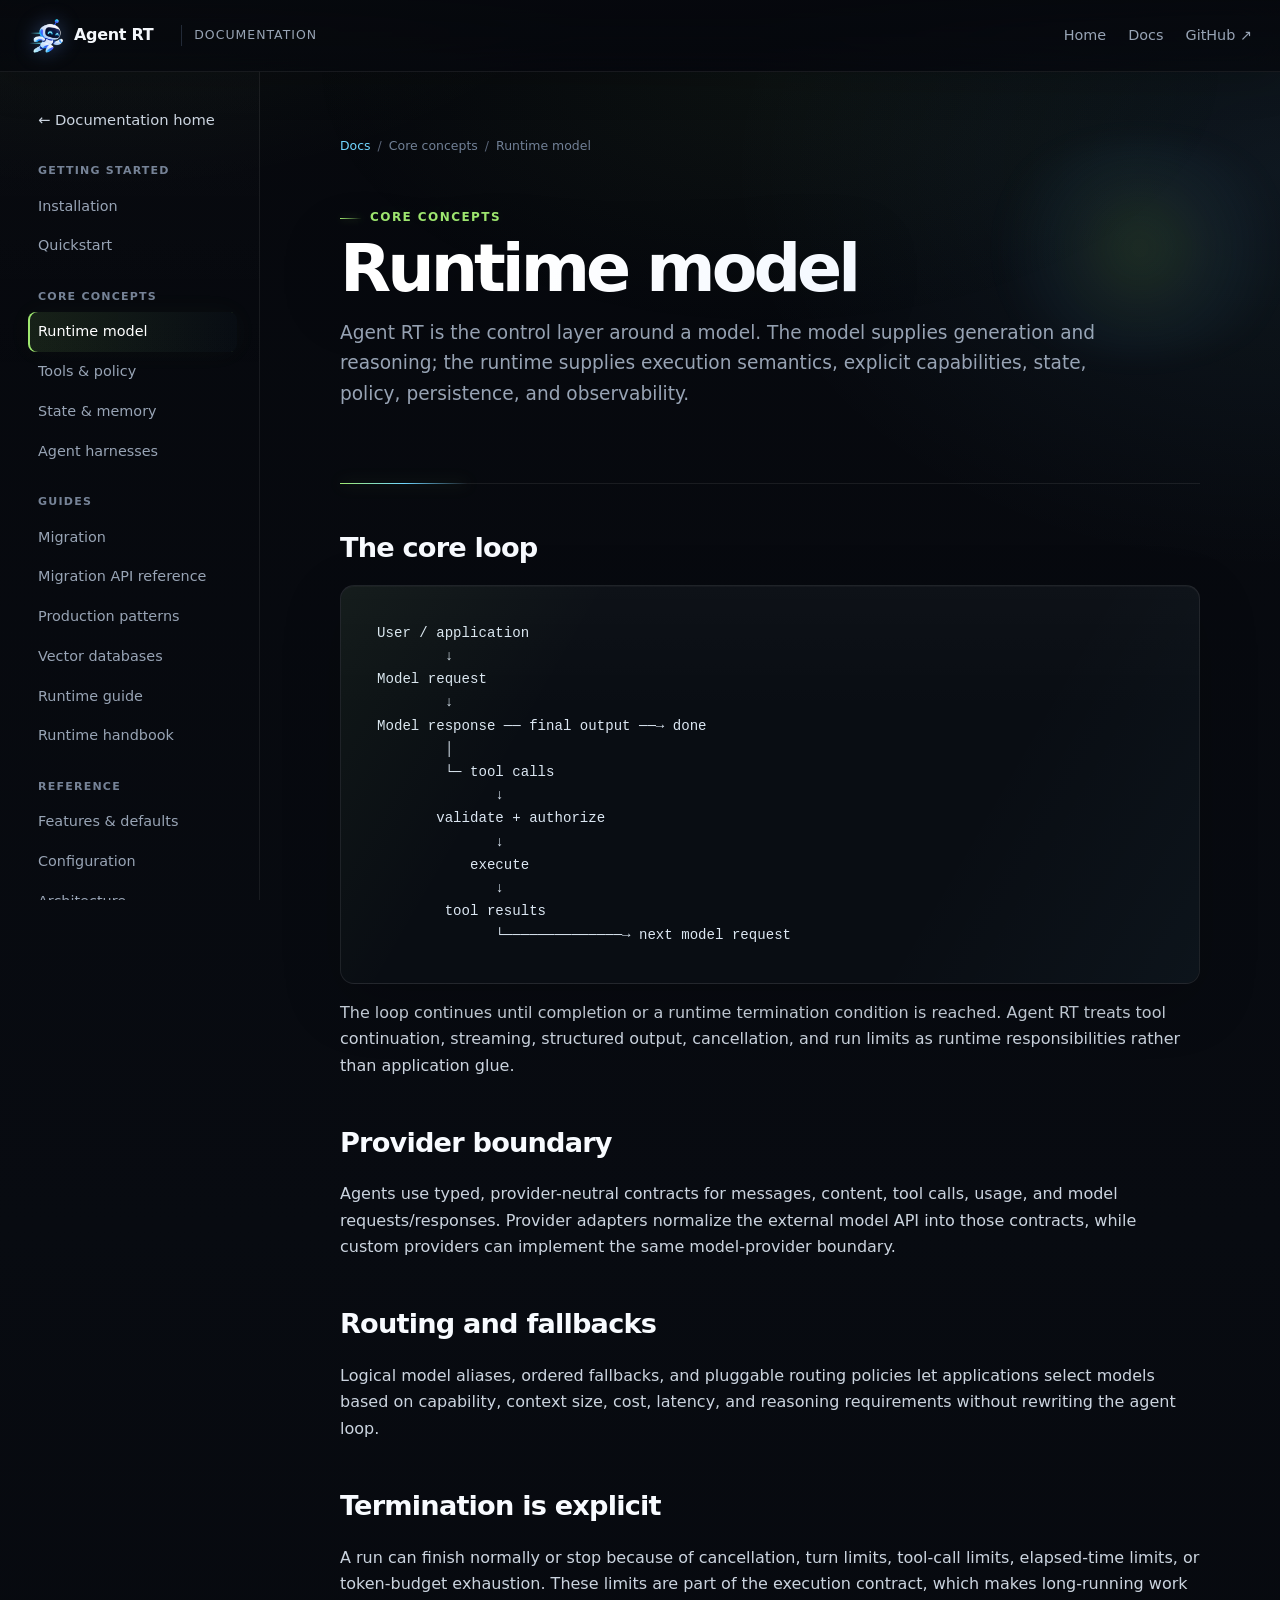
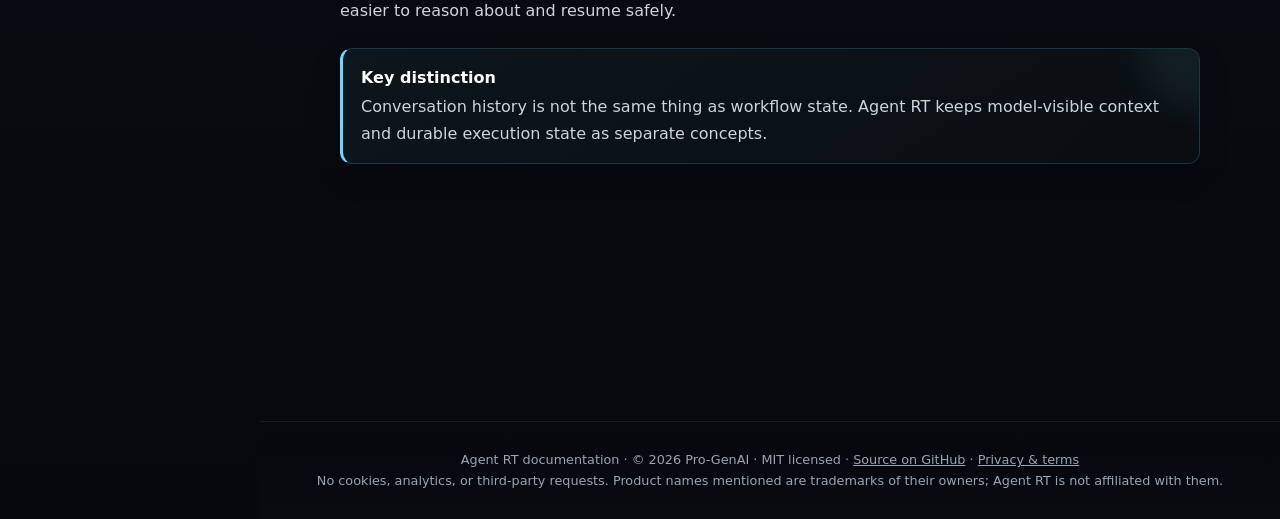
<file: docs/concepts/runtime.html>
<!doctype html>
<html lang="en">
<head>
  <meta charset="utf-8"><meta name="viewport" content="width=device-width, initial-scale=1">
  <meta http-equiv="Content-Security-Policy" content="default-src 'self'; script-src 'self' 'sha256-qOhFsq0QMV2REqNwk5hGH5bZE9SkX6gt6yeyKdYPv+U='; style-src 'self' 'unsafe-inline'; img-src 'self' data:; font-src 'self'; connect-src 'self'; object-src 'none'; base-uri 'none'; form-action 'none'">
  <title>AI Agent Runtime Model &amp; Execution Loop — Agent RT Docs</title>
  <meta name="description" content="Understand Agent RT's model-to-tool execution loop, provider abstraction, routing, fallbacks, structured output, streaming, cancellation, and runtime limits.">
  <meta name="author" content="Pro-GenAI">
  <meta name="robots" content="index,follow,max-image-preview:large,max-snippet:-1,max-video-preview:-1">
  <meta name="googlebot" content="index,follow,max-image-preview:large,max-snippet:-1,max-video-preview:-1">
  <link rel="canonical" href="https://agent-rt-pro.github.io/docs/concepts/runtime.html">
  <meta property="og:type" content="article">
  <meta property="og:site_name" content="Agent RT">
  <meta property="og:title" content="AI Agent Runtime Model &amp; Execution Loop — Agent RT Docs">
  <meta property="og:description" content="Understand Agent RT's model-to-tool execution loop, provider abstraction, routing, fallbacks, structured output, streaming, cancellation, and runtime limits.">
  <meta property="og:url" content="https://agent-rt-pro.github.io/docs/concepts/runtime.html">
  <meta property="og:image" content="https://agent-rt-pro.github.io/og-image.png">
  <meta property="og:image:alt" content="Agent RT — lightweight AI agent runtime for Python and TypeScript">
  <meta property="og:image:width" content="1200">
  <meta property="og:image:height" content="630">
  <meta property="og:locale" content="en_US">
  <meta name="twitter:card" content="summary_large_image">
  <meta name="twitter:title" content="AI Agent Runtime Model &amp; Execution Loop — Agent RT Docs">
  <meta name="twitter:description" content="Understand Agent RT's model-to-tool execution loop, provider abstraction, routing, fallbacks, structured output, streaming, cancellation, and runtime limits.">
  <meta name="twitter:image" content="https://agent-rt-pro.github.io/og-image.png">
  <script type="application/ld+json">{"@context":"https://schema.org","@graph":[{"@type":"TechArticle","@id":"https://agent-rt-pro.github.io/docs/concepts/runtime.html#page","url":"https://agent-rt-pro.github.io/docs/concepts/runtime.html","name":"AI Agent Runtime Model & Execution Loop — Agent RT Docs","headline":"AI Agent Runtime Model & Execution Loop — Agent RT Docs","description":"Understand Agent RT's model-to-tool execution loop, provider abstraction, routing, fallbacks, structured output, streaming, cancellation, and runtime limits.","inLanguage":"en","dateModified":"2026-10-04","isPartOf":{"@id":"https://agent-rt-pro.github.io/#website"},"about":{"@id":"https://agent-rt-pro.github.io/#software"},"publisher":{"@id":"https://agent-rt-pro.github.io/#organization"}},{"@type":"BreadcrumbList","@id":"https://agent-rt-pro.github.io/docs/concepts/runtime.html#breadcrumbs","itemListElement":[{"@type":"ListItem","position":1,"name":"Agent RT","item":"https://agent-rt-pro.github.io/"},{"@type":"ListItem","position":2,"name":"Documentation","item":"https://agent-rt-pro.github.io/docs/"},{"@type":"ListItem","position":3,"name":"Runtime model","item":"https://agent-rt-pro.github.io/docs/concepts/runtime.html"}]}]}</script>
  <meta name="theme-color" content="#07090d"><meta name="color-scheme" content="dark">
  <link rel="icon" href="../../favicon.ico" sizes="16x16 32x32 48x48">
  <link rel="apple-touch-icon" href="../../apple-touch-icon.png">
  <script>document.documentElement.classList.add("js")</script>
  <link rel="stylesheet" href="../../docs/docs.css">
  <link rel="stylesheet" href="../../docs/vendor/github-dark-dimmed.min.css">
  <script src="../../docs/vendor/highlight.min.js" defer></script>
  <script src="../../docs/docs.js" defer></script>
</head>
<body>
<a class="skip-link" href="#main">Skip to content</a>
<header class="docs-header"><div class="header-inner">
  <a class="brand" href="../"><span class="brand-mark" aria-hidden="true"><i></i><i></i><i></i><i></i></span><span>Agent RT</span></a>
  <span class="docs-label">Documentation</span>
  <nav class="header-links" aria-label="Global"><a href="../../">Home</a><a href="../">Docs</a><a href="https://github.com/Pro-GenAI/Agent-RT">GitHub ↗</a></nav>
</div></header>
<div class="mobile-nav"><details><summary>Documentation menu</summary><div class="mobile-links"><a href="../">Overview</a><a href="../getting-started/installation.html">Installation</a><a href="../getting-started/quickstart.html">Quickstart</a><a href="../concepts/runtime.html" aria-current="page">Runtime model</a><a href="../concepts/tools-policy.html">Tools & policy</a><a href="../concepts/state-memory.html">State & memory</a><a href="../concepts/agent-harnesses.html">Agent harnesses</a><a href="../guides/migration.html">Migration</a><a href="../guides/migration-reference.html">Migration API reference</a><a href="../guides/production.html">Production patterns</a><a href="../guides/vector-databases.html">Vector databases</a><a href="../guides/runtime-guide.html">Runtime guide</a><a href="../guides/runtime-reference.html">Runtime handbook</a><a href="../reference/features-defaults.html">Features & defaults</a><a href="../reference/configuration.html">Configuration</a><a href="../reference/architecture.html">Architecture</a><a href="../reference/extension-contracts.html">Extension contracts</a><a href="../reference/development.html">Development</a><a href="../reference/contributor-handbook.html">Contributor handbook</a><a href="../reference/privacy-terms.html">Privacy &amp; terms</a><a href="../reference/deployment-privacy-checklist.html">Deployment checklist</a></div></details></div>
<div class="docs-shell">
<aside class="sidebar" aria-label="Documentation navigation"><a class="sidebar-home" href="../">← Documentation home</a><div class="nav-group"><h2>Getting started</h2><a href="../getting-started/installation.html">Installation</a><a href="../getting-started/quickstart.html">Quickstart</a></div><div class="nav-group"><h2>Core concepts</h2><a href="../concepts/runtime.html" aria-current="page">Runtime model</a><a href="../concepts/tools-policy.html">Tools & policy</a><a href="../concepts/state-memory.html">State & memory</a><a href="../concepts/agent-harnesses.html">Agent harnesses</a></div><div class="nav-group"><h2>Guides</h2><a href="../guides/migration.html">Migration</a><a href="../guides/migration-reference.html">Migration API reference</a><a href="../guides/production.html">Production patterns</a><a href="../guides/vector-databases.html">Vector databases</a><a href="../guides/runtime-guide.html">Runtime guide</a><a href="../guides/runtime-reference.html">Runtime handbook</a></div><div class="nav-group"><h2>Reference</h2><a href="../reference/features-defaults.html">Features & defaults</a><a href="../reference/configuration.html">Configuration</a><a href="../reference/architecture.html">Architecture</a><a href="../reference/extension-contracts.html">Extension contracts</a><a href="../reference/development.html">Development</a><a href="../reference/contributor-handbook.html">Contributor handbook</a><a href="../reference/privacy-terms.html">Privacy &amp; terms</a><a href="../reference/deployment-privacy-checklist.html">Deployment checklist</a></div></aside>
<main class="docs-main" id="main"><article class="content">
<div class="breadcrumbs"><a href="../">Docs</a><span>/</span>Core concepts<span>/</span>Runtime model</div><section class="section-intro"><span class="eyebrow">Core concepts</span><h1 class="doc-title">Runtime model</h1><p class="doc-lede">Agent RT is the control layer around a model. The model supplies generation and reasoning; the runtime supplies execution semantics, explicit capabilities, state, policy, persistence, and observability.</p></section>
<h2>The core loop</h2><pre><code class="language-plaintext">User / application
        ↓
Model request
        ↓
Model response ── final output ──→ done
        │
        └─ tool calls
              ↓
       validate + authorize
              ↓
           execute
              ↓
        tool results
              └──────────────→ next model request</code></pre>
<p>The loop continues until completion or a runtime termination condition is reached. Agent RT treats tool continuation, streaming, structured output, cancellation, and run limits as runtime responsibilities rather than application glue.</p>
<h2>Provider boundary</h2><p>Agents use typed, provider-neutral contracts for messages, content, tool calls, usage, and model requests/responses. Provider adapters normalize the external model API into those contracts, while custom providers can implement the same model-provider boundary.</p>
<h2>Routing and fallbacks</h2><p>Logical model aliases, ordered fallbacks, and pluggable routing policies let applications select models based on capability, context size, cost, latency, and reasoning requirements without rewriting the agent loop.</p>
<h2>Termination is explicit</h2><p>A run can finish normally or stop because of cancellation, turn limits, tool-call limits, elapsed-time limits, or token-budget exhaustion. These limits are part of the execution contract, which makes long-running work easier to reason about and resume safely.</p>
<div class="note"><strong>Key distinction</strong>Conversation history is not the same thing as workflow state. Agent RT keeps model-visible context and durable execution state as separate concepts.</div>
<div class="page-nav"><a class="next-link" href="../getting-started/quickstart.html"><small>Previous</small><strong>← Quickstart</strong></a><a class="next-link" href="./tools-policy.html"><small>Next</small><strong>Tools &amp; policy →</strong></a></div></article>
<footer class="docs-footer">Agent RT documentation · © 2026 Pro-GenAI · MIT licensed · <a href="https://github.com/Pro-GenAI/Agent-RT">Source on GitHub</a> · <a href="../reference/privacy-terms.html">Privacy &amp; terms</a><br>No cookies, analytics, or third-party requests. Product names mentioned are trademarks of their owners; Agent RT is not affiliated with them.</footer></main>
</div>
</body></html>
</file>
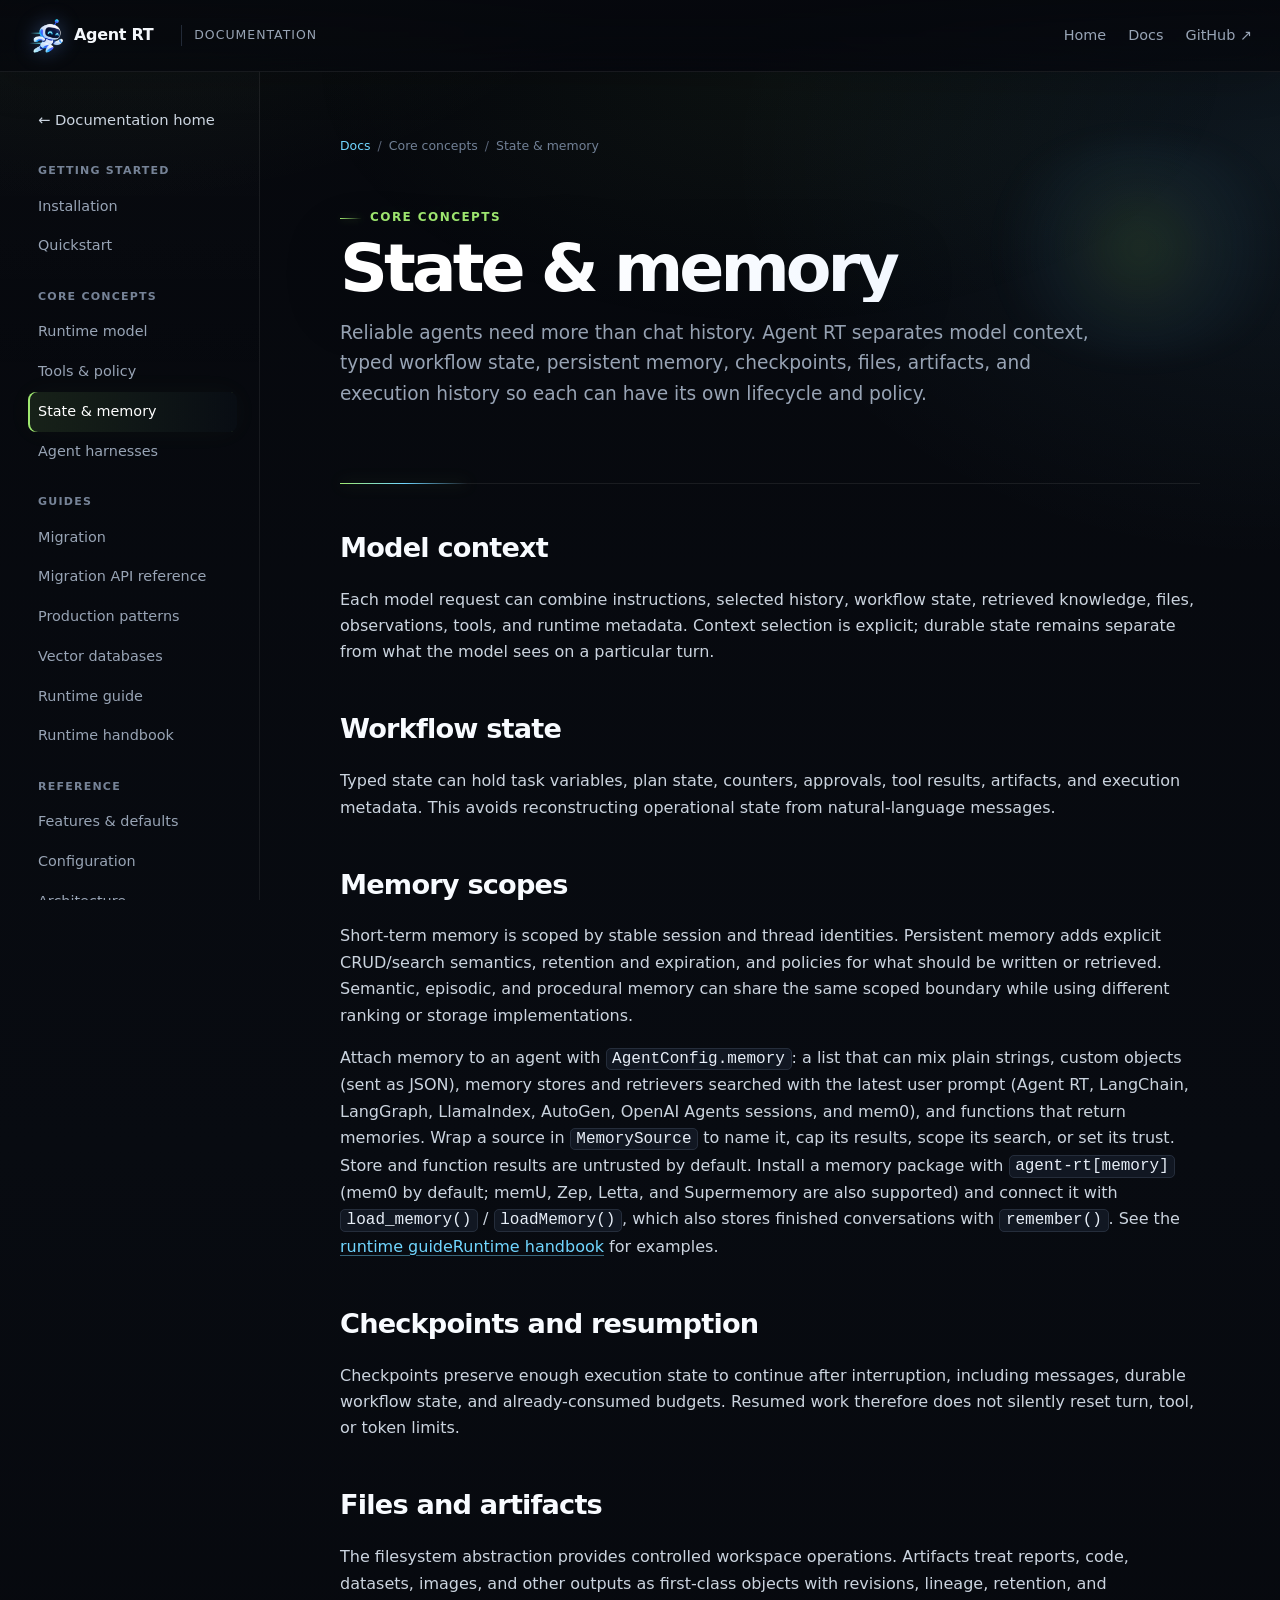
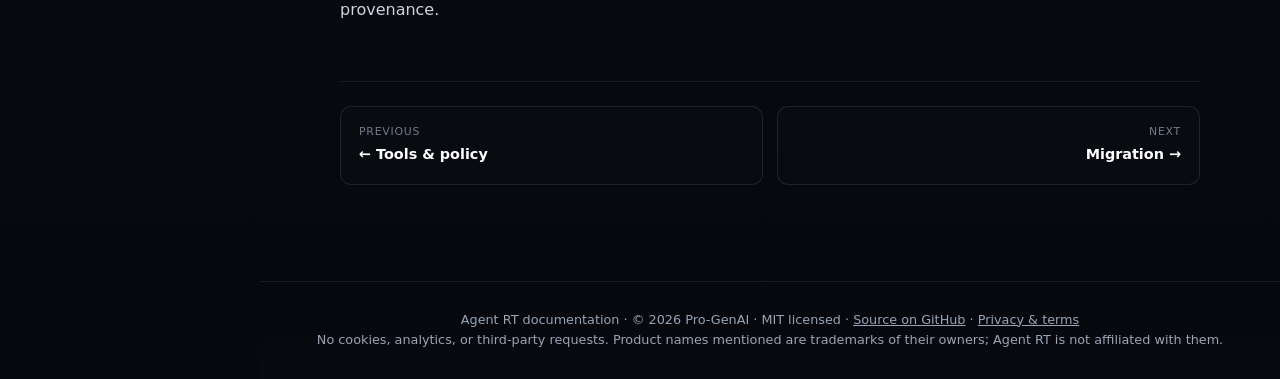
<file: docs/concepts/state-memory.html>
<!doctype html>
<html lang="en">
<head>
  <meta charset="utf-8"><meta name="viewport" content="width=device-width, initial-scale=1">
  <meta http-equiv="Content-Security-Policy" content="default-src 'self'; script-src 'self' 'sha256-qOhFsq0QMV2REqNwk5hGH5bZE9SkX6gt6yeyKdYPv+U='; style-src 'self' 'unsafe-inline'; img-src 'self' data:; font-src 'self'; connect-src 'self'; object-src 'none'; base-uri 'none'; form-action 'none'">
  <title>AI Agent State, Memory &amp; Checkpoints — Agent RT Docs</title>
  <meta name="description" content="Learn Agent RT workflow state, model context, scoped memory, checkpoints, files, artifacts, persistence, and resumable durable agent execution.">
  <meta name="author" content="Pro-GenAI">
  <meta name="robots" content="index,follow,max-image-preview:large,max-snippet:-1,max-video-preview:-1">
  <meta name="googlebot" content="index,follow,max-image-preview:large,max-snippet:-1,max-video-preview:-1">
  <link rel="canonical" href="https://agent-rt-pro.github.io/docs/concepts/state-memory.html">
  <meta property="og:type" content="article">
  <meta property="og:site_name" content="Agent RT">
  <meta property="og:title" content="AI Agent State, Memory &amp; Checkpoints — Agent RT Docs">
  <meta property="og:description" content="Learn Agent RT workflow state, model context, scoped memory, checkpoints, files, artifacts, persistence, and resumable durable agent execution.">
  <meta property="og:url" content="https://agent-rt-pro.github.io/docs/concepts/state-memory.html">
  <meta property="og:image" content="https://agent-rt-pro.github.io/og-image.png">
  <meta property="og:image:alt" content="Agent RT — lightweight AI agent runtime for Python and TypeScript">
  <meta property="og:image:width" content="1200">
  <meta property="og:image:height" content="630">
  <meta property="og:locale" content="en_US">
  <meta name="twitter:card" content="summary_large_image">
  <meta name="twitter:title" content="AI Agent State, Memory &amp; Checkpoints — Agent RT Docs">
  <meta name="twitter:description" content="Learn Agent RT workflow state, model context, scoped memory, checkpoints, files, artifacts, persistence, and resumable durable agent execution.">
  <meta name="twitter:image" content="https://agent-rt-pro.github.io/og-image.png">
  <script type="application/ld+json">{"@context":"https://schema.org","@graph":[{"@type":"TechArticle","@id":"https://agent-rt-pro.github.io/docs/concepts/state-memory.html#page","url":"https://agent-rt-pro.github.io/docs/concepts/state-memory.html","name":"AI Agent State, Memory & Checkpoints — Agent RT Docs","headline":"AI Agent State, Memory & Checkpoints — Agent RT Docs","description":"Learn Agent RT workflow state, model context, scoped memory, checkpoints, files, artifacts, persistence, and resumable durable agent execution.","inLanguage":"en","dateModified":"2026-10-04","isPartOf":{"@id":"https://agent-rt-pro.github.io/#website"},"about":{"@id":"https://agent-rt-pro.github.io/#software"},"publisher":{"@id":"https://agent-rt-pro.github.io/#organization"}},{"@type":"BreadcrumbList","@id":"https://agent-rt-pro.github.io/docs/concepts/state-memory.html#breadcrumbs","itemListElement":[{"@type":"ListItem","position":1,"name":"Agent RT","item":"https://agent-rt-pro.github.io/"},{"@type":"ListItem","position":2,"name":"Documentation","item":"https://agent-rt-pro.github.io/docs/"},{"@type":"ListItem","position":3,"name":"State & memory","item":"https://agent-rt-pro.github.io/docs/concepts/state-memory.html"}]}]}</script>
  <meta name="theme-color" content="#07090d"><meta name="color-scheme" content="dark">
  <link rel="icon" href="../../favicon.ico" sizes="16x16 32x32 48x48">
  <link rel="apple-touch-icon" href="../../apple-touch-icon.png">
  <script>document.documentElement.classList.add("js")</script>
  <link rel="stylesheet" href="../../docs/docs.css">
  <link rel="stylesheet" href="../../docs/vendor/github-dark-dimmed.min.css">
  <script src="../../docs/vendor/highlight.min.js" defer></script>
  <script src="../../docs/docs.js" defer></script>
</head>
<body>
<a class="skip-link" href="#main">Skip to content</a>
<header class="docs-header"><div class="header-inner">
  <a class="brand" href="../"><span class="brand-mark" aria-hidden="true"><i></i><i></i><i></i><i></i></span><span>Agent RT</span></a>
  <span class="docs-label">Documentation</span>
  <nav class="header-links" aria-label="Global"><a href="../../">Home</a><a href="../">Docs</a><a href="https://github.com/Pro-GenAI/Agent-RT">GitHub ↗</a></nav>
</div></header>
<div class="mobile-nav"><details><summary>Documentation menu</summary><div class="mobile-links"><a href="../">Overview</a><a href="../getting-started/installation.html">Installation</a><a href="../getting-started/quickstart.html">Quickstart</a><a href="../concepts/runtime.html">Runtime model</a><a href="../concepts/tools-policy.html">Tools & policy</a><a href="../concepts/state-memory.html" aria-current="page">State & memory</a><a href="../concepts/agent-harnesses.html">Agent harnesses</a><a href="../guides/migration.html">Migration</a><a href="../guides/migration-reference.html">Migration API reference</a><a href="../guides/production.html">Production patterns</a><a href="../guides/vector-databases.html">Vector databases</a><a href="../guides/runtime-guide.html">Runtime guide</a><a href="../guides/runtime-reference.html">Runtime handbook</a><a href="../reference/features-defaults.html">Features & defaults</a><a href="../reference/configuration.html">Configuration</a><a href="../reference/architecture.html">Architecture</a><a href="../reference/extension-contracts.html">Extension contracts</a><a href="../reference/development.html">Development</a><a href="../reference/contributor-handbook.html">Contributor handbook</a><a href="../reference/privacy-terms.html">Privacy &amp; terms</a><a href="../reference/deployment-privacy-checklist.html">Deployment checklist</a></div></details></div>
<div class="docs-shell">
<aside class="sidebar" aria-label="Documentation navigation"><a class="sidebar-home" href="../">← Documentation home</a><div class="nav-group"><h2>Getting started</h2><a href="../getting-started/installation.html">Installation</a><a href="../getting-started/quickstart.html">Quickstart</a></div><div class="nav-group"><h2>Core concepts</h2><a href="../concepts/runtime.html">Runtime model</a><a href="../concepts/tools-policy.html">Tools & policy</a><a href="../concepts/state-memory.html" aria-current="page">State & memory</a><a href="../concepts/agent-harnesses.html">Agent harnesses</a></div><div class="nav-group"><h2>Guides</h2><a href="../guides/migration.html">Migration</a><a href="../guides/migration-reference.html">Migration API reference</a><a href="../guides/production.html">Production patterns</a><a href="../guides/vector-databases.html">Vector databases</a><a href="../guides/runtime-guide.html">Runtime guide</a><a href="../guides/runtime-reference.html">Runtime handbook</a></div><div class="nav-group"><h2>Reference</h2><a href="../reference/features-defaults.html">Features & defaults</a><a href="../reference/configuration.html">Configuration</a><a href="../reference/architecture.html">Architecture</a><a href="../reference/extension-contracts.html">Extension contracts</a><a href="../reference/development.html">Development</a><a href="../reference/contributor-handbook.html">Contributor handbook</a><a href="../reference/privacy-terms.html">Privacy &amp; terms</a><a href="../reference/deployment-privacy-checklist.html">Deployment checklist</a></div></aside>
<main class="docs-main" id="main"><article class="content">
<div class="breadcrumbs"><a href="../">Docs</a><span>/</span>Core concepts<span>/</span>State &amp; memory</div><section class="section-intro"><span class="eyebrow">Core concepts</span><h1 class="doc-title">State &amp; memory</h1><p class="doc-lede">Reliable agents need more than chat history. Agent RT separates model context, typed workflow state, persistent memory, checkpoints, files, artifacts, and execution history so each can have its own lifecycle and policy.</p></section>
<h2>Model context</h2><p>Each model request can combine instructions, selected history, workflow state, retrieved knowledge, files, observations, tools, and runtime metadata. Context selection is explicit; durable state remains separate from what the model sees on a particular turn.</p>
<h2>Workflow state</h2><p>Typed state can hold task variables, plan state, counters, approvals, tool results, artifacts, and execution metadata. This avoids reconstructing operational state from natural-language messages.</p>
<h2>Memory scopes</h2><p>Short-term memory is scoped by stable session and thread identities. Persistent memory adds explicit CRUD/search semantics, retention and expiration, and policies for what should be written or retrieved. Semantic, episodic, and procedural memory can share the same scoped boundary while using different ranking or storage implementations.</p><p>Attach memory to an agent with <code>AgentConfig.memory</code>: a list that can mix plain strings, custom objects (sent as JSON), memory stores and retrievers searched with the latest user prompt (Agent RT, LangChain, LangGraph, LlamaIndex, AutoGen, OpenAI Agents sessions, and mem0), and functions that return memories. Wrap a source in <code>MemorySource</code> to name it, cap its results, scope its search, or set its trust. Store and function results are untrusted by default. Install a memory package with <code>agent-rt[memory]</code> (mem0 by default; memU, Zep, Letta, and Supermemory are also supported) and connect it with <code>load_memory()</code> / <code>loadMemory()</code>, which also stores finished conversations with <code>remember()</code>. See the <a href="../guides/runtime-guide.html">runtime guide</a><a href="../guides/runtime-reference.html">Runtime handbook</a> for examples.</p>
<h2>Checkpoints and resumption</h2><p>Checkpoints preserve enough execution state to continue after interruption, including messages, durable workflow state, and already-consumed budgets. Resumed work therefore does not silently reset turn, tool, or token limits.</p>
<h2>Files and artifacts</h2><p>The filesystem abstraction provides controlled workspace operations. Artifacts treat reports, code, datasets, images, and other outputs as first-class objects with revisions, lineage, retention, and provenance.</p>
<div class="page-nav"><a class="next-link" href="./tools-policy.html"><small>Previous</small><strong>← Tools &amp; policy</strong></a><a class="next-link" href="../guides/migration.html"><small>Next</small><strong>Migration →</strong></a></div></article>
<footer class="docs-footer">Agent RT documentation · © 2026 Pro-GenAI · MIT licensed · <a href="https://github.com/Pro-GenAI/Agent-RT">Source on GitHub</a> · <a href="../reference/privacy-terms.html">Privacy &amp; terms</a><br>No cookies, analytics, or third-party requests. Product names mentioned are trademarks of their owners; Agent RT is not affiliated with them.</footer></main>
</div>
</body></html>
</file>
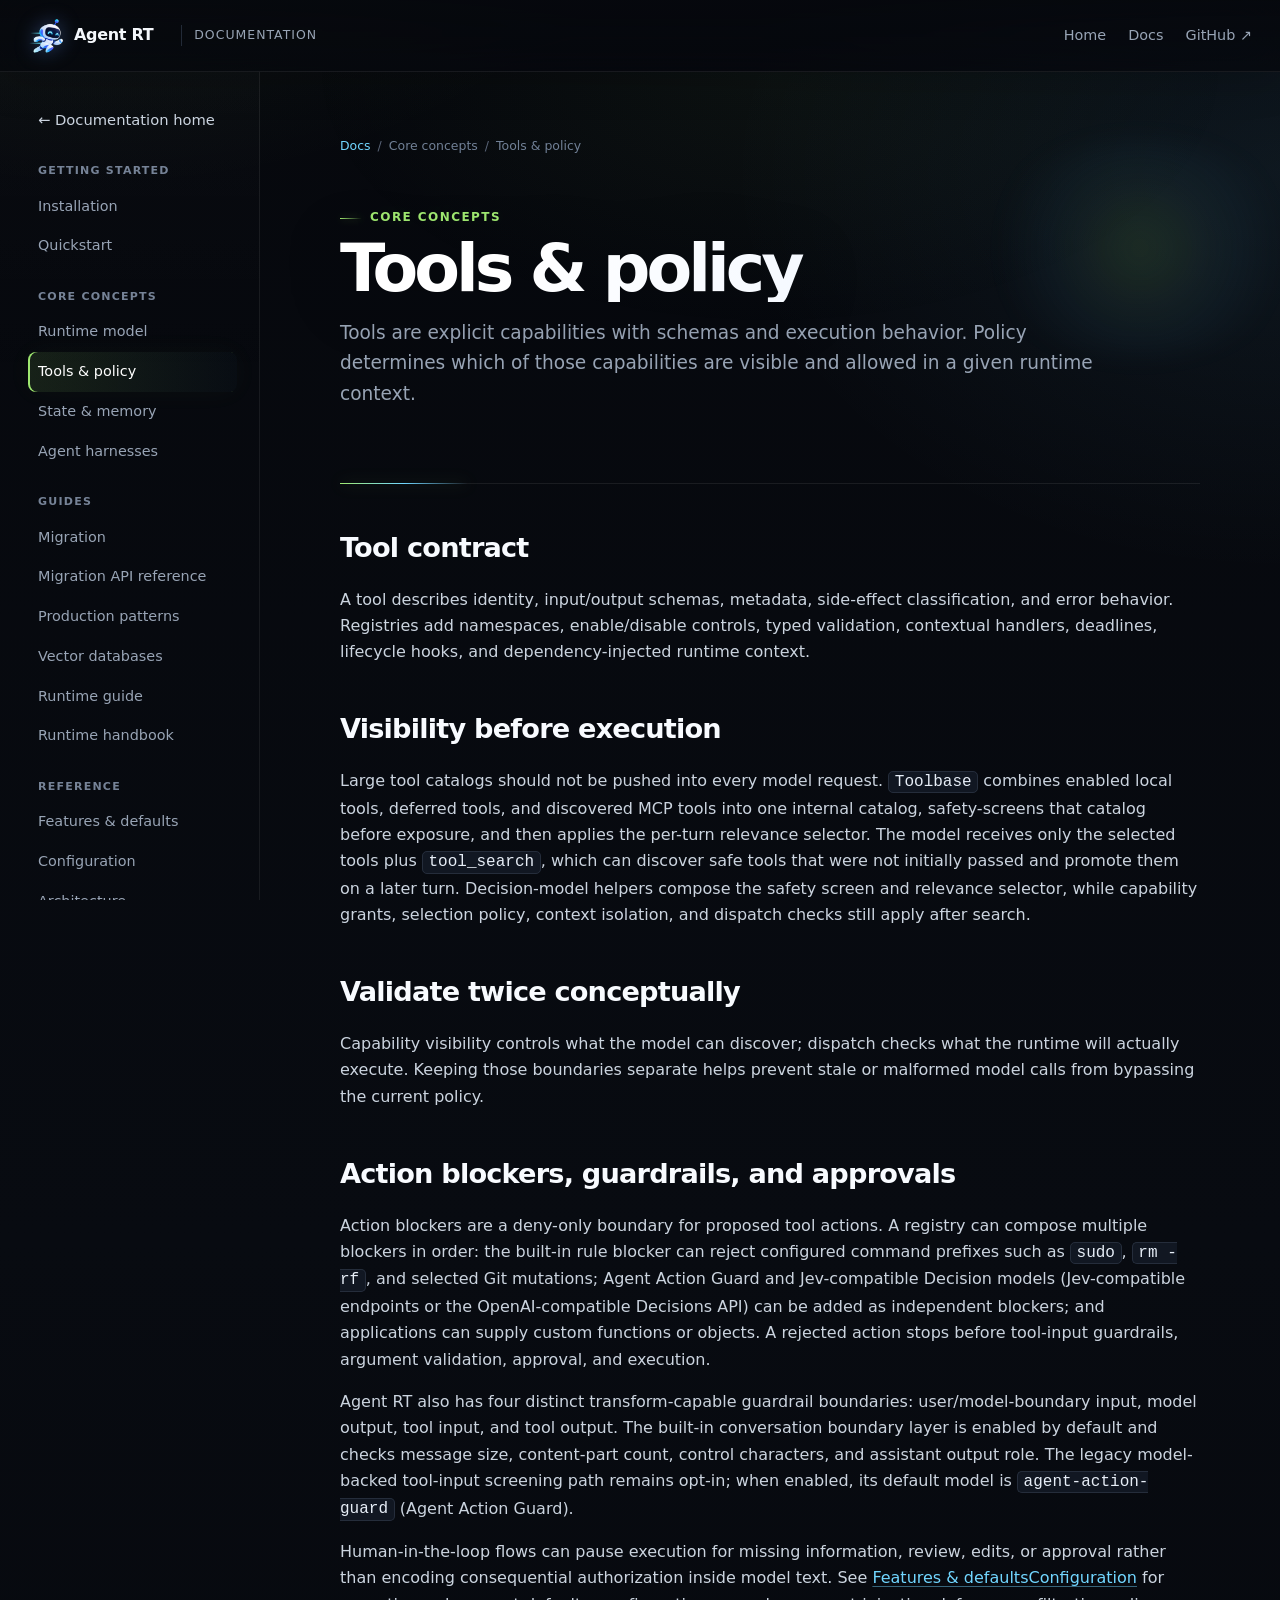
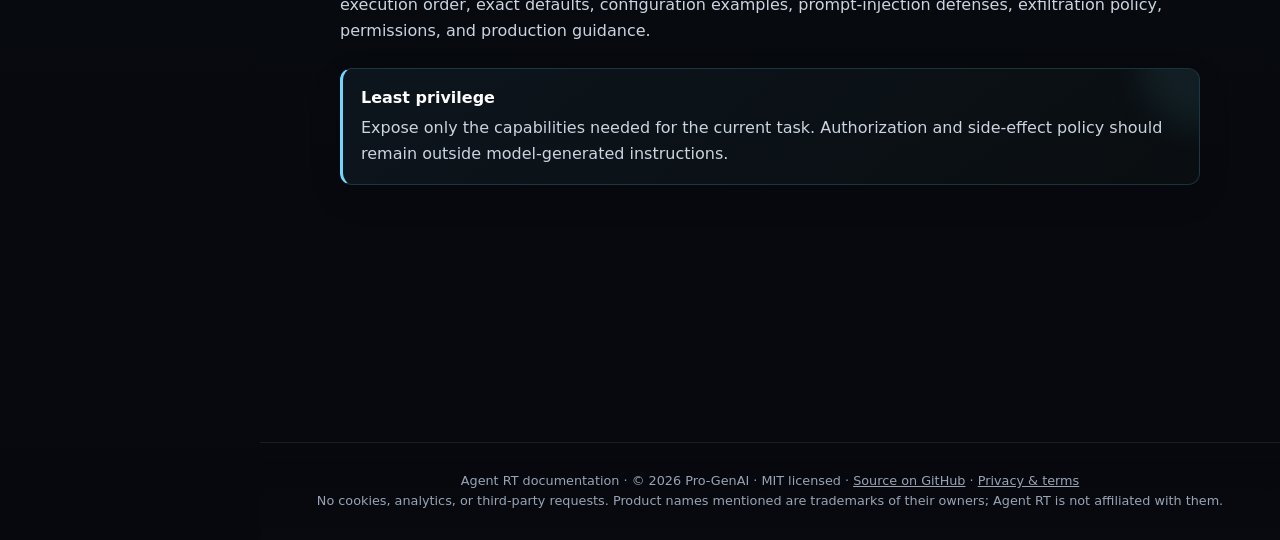
<file: docs/concepts/tools-policy.html>
<!doctype html>
<html lang="en">
<head>
  <meta charset="utf-8"><meta name="viewport" content="width=device-width, initial-scale=1">
  <meta http-equiv="Content-Security-Policy" content="default-src 'self'; script-src 'self' 'sha256-qOhFsq0QMV2REqNwk5hGH5bZE9SkX6gt6yeyKdYPv+U='; style-src 'self' 'unsafe-inline'; img-src 'self' data:; font-src 'self'; connect-src 'self'; object-src 'none'; base-uri 'none'; form-action 'none'">
  <title>AI Agent Tools, Permissions &amp; Policy — Agent RT Docs</title>
  <meta name="description" content="Learn how Agent RT handles tool registries, schemas, validation, tool visibility, permissions, approvals, guardrails, and least-privilege execution.">
  <meta name="author" content="Pro-GenAI">
  <meta name="robots" content="index,follow,max-image-preview:large,max-snippet:-1,max-video-preview:-1">
  <meta name="googlebot" content="index,follow,max-image-preview:large,max-snippet:-1,max-video-preview:-1">
  <link rel="canonical" href="https://agent-rt-pro.github.io/docs/concepts/tools-policy.html">
  <meta property="og:type" content="article">
  <meta property="og:site_name" content="Agent RT">
  <meta property="og:title" content="AI Agent Tools, Permissions &amp; Policy — Agent RT Docs">
  <meta property="og:description" content="Learn how Agent RT handles tool registries, schemas, validation, tool visibility, permissions, approvals, guardrails, and least-privilege execution.">
  <meta property="og:url" content="https://agent-rt-pro.github.io/docs/concepts/tools-policy.html">
  <meta property="og:image" content="https://agent-rt-pro.github.io/og-image.png">
  <meta property="og:image:alt" content="Agent RT — lightweight AI agent runtime for Python and TypeScript">
  <meta property="og:image:width" content="1200">
  <meta property="og:image:height" content="630">
  <meta property="og:locale" content="en_US">
  <meta name="twitter:card" content="summary_large_image">
  <meta name="twitter:title" content="AI Agent Tools, Permissions &amp; Policy — Agent RT Docs">
  <meta name="twitter:description" content="Learn how Agent RT handles tool registries, schemas, validation, tool visibility, permissions, approvals, guardrails, and least-privilege execution.">
  <meta name="twitter:image" content="https://agent-rt-pro.github.io/og-image.png">
  <script type="application/ld+json">{"@context":"https://schema.org","@graph":[{"@type":"TechArticle","@id":"https://agent-rt-pro.github.io/docs/concepts/tools-policy.html#page","url":"https://agent-rt-pro.github.io/docs/concepts/tools-policy.html","name":"AI Agent Tools, Permissions & Policy — Agent RT Docs","headline":"AI Agent Tools, Permissions & Policy — Agent RT Docs","description":"Learn how Agent RT handles tool registries, schemas, validation, tool visibility, permissions, approvals, guardrails, and least-privilege execution.","inLanguage":"en","dateModified":"2026-10-04","isPartOf":{"@id":"https://agent-rt-pro.github.io/#website"},"about":{"@id":"https://agent-rt-pro.github.io/#software"},"publisher":{"@id":"https://agent-rt-pro.github.io/#organization"}},{"@type":"BreadcrumbList","@id":"https://agent-rt-pro.github.io/docs/concepts/tools-policy.html#breadcrumbs","itemListElement":[{"@type":"ListItem","position":1,"name":"Agent RT","item":"https://agent-rt-pro.github.io/"},{"@type":"ListItem","position":2,"name":"Documentation","item":"https://agent-rt-pro.github.io/docs/"},{"@type":"ListItem","position":3,"name":"Tools & policy","item":"https://agent-rt-pro.github.io/docs/concepts/tools-policy.html"}]}]}</script>
  <meta name="theme-color" content="#07090d"><meta name="color-scheme" content="dark">
  <link rel="icon" href="../../favicon.ico" sizes="16x16 32x32 48x48">
  <link rel="apple-touch-icon" href="../../apple-touch-icon.png">
  <script>document.documentElement.classList.add("js")</script>
  <link rel="stylesheet" href="../../docs/docs.css">
  <link rel="stylesheet" href="../../docs/vendor/github-dark-dimmed.min.css">
  <script src="../../docs/vendor/highlight.min.js" defer></script>
  <script src="../../docs/docs.js" defer></script>
</head>
<body>
<a class="skip-link" href="#main">Skip to content</a>
<header class="docs-header"><div class="header-inner">
  <a class="brand" href="../"><span class="brand-mark" aria-hidden="true"><i></i><i></i><i></i><i></i></span><span>Agent RT</span></a>
  <span class="docs-label">Documentation</span>
  <nav class="header-links" aria-label="Global"><a href="../../">Home</a><a href="../">Docs</a><a href="https://github.com/Pro-GenAI/Agent-RT">GitHub ↗</a></nav>
</div></header>
<div class="mobile-nav"><details><summary>Documentation menu</summary><div class="mobile-links"><a href="../">Overview</a><a href="../getting-started/installation.html">Installation</a><a href="../getting-started/quickstart.html">Quickstart</a><a href="../concepts/runtime.html">Runtime model</a><a href="../concepts/tools-policy.html" aria-current="page">Tools & policy</a><a href="../concepts/state-memory.html">State & memory</a><a href="../concepts/agent-harnesses.html">Agent harnesses</a><a href="../guides/migration.html">Migration</a><a href="../guides/migration-reference.html">Migration API reference</a><a href="../guides/production.html">Production patterns</a><a href="../guides/vector-databases.html">Vector databases</a><a href="../guides/runtime-guide.html">Runtime guide</a><a href="../guides/runtime-reference.html">Runtime handbook</a><a href="../reference/features-defaults.html">Features & defaults</a><a href="../reference/configuration.html">Configuration</a><a href="../reference/architecture.html">Architecture</a><a href="../reference/extension-contracts.html">Extension contracts</a><a href="../reference/development.html">Development</a><a href="../reference/contributor-handbook.html">Contributor handbook</a><a href="../reference/privacy-terms.html">Privacy &amp; terms</a><a href="../reference/deployment-privacy-checklist.html">Deployment checklist</a></div></details></div>
<div class="docs-shell">
<aside class="sidebar" aria-label="Documentation navigation"><a class="sidebar-home" href="../">← Documentation home</a><div class="nav-group"><h2>Getting started</h2><a href="../getting-started/installation.html">Installation</a><a href="../getting-started/quickstart.html">Quickstart</a></div><div class="nav-group"><h2>Core concepts</h2><a href="../concepts/runtime.html">Runtime model</a><a href="../concepts/tools-policy.html" aria-current="page">Tools & policy</a><a href="../concepts/state-memory.html">State & memory</a><a href="../concepts/agent-harnesses.html">Agent harnesses</a></div><div class="nav-group"><h2>Guides</h2><a href="../guides/migration.html">Migration</a><a href="../guides/migration-reference.html">Migration API reference</a><a href="../guides/production.html">Production patterns</a><a href="../guides/vector-databases.html">Vector databases</a><a href="../guides/runtime-guide.html">Runtime guide</a><a href="../guides/runtime-reference.html">Runtime handbook</a></div><div class="nav-group"><h2>Reference</h2><a href="../reference/features-defaults.html">Features & defaults</a><a href="../reference/configuration.html">Configuration</a><a href="../reference/architecture.html">Architecture</a><a href="../reference/extension-contracts.html">Extension contracts</a><a href="../reference/development.html">Development</a><a href="../reference/contributor-handbook.html">Contributor handbook</a><a href="../reference/privacy-terms.html">Privacy &amp; terms</a><a href="../reference/deployment-privacy-checklist.html">Deployment checklist</a></div></aside>
<main class="docs-main" id="main"><article class="content">
<div class="breadcrumbs"><a href="../">Docs</a><span>/</span>Core concepts<span>/</span>Tools &amp; policy</div><section class="section-intro"><span class="eyebrow">Core concepts</span><h1 class="doc-title">Tools &amp; policy</h1><p class="doc-lede">Tools are explicit capabilities with schemas and execution behavior. Policy determines which of those capabilities are visible and allowed in a given runtime context.</p></section>
<h2>Tool contract</h2><p>A tool describes identity, input/output schemas, metadata, side-effect classification, and error behavior. Registries add namespaces, enable/disable controls, typed validation, contextual handlers, deadlines, lifecycle hooks, and dependency-injected runtime context.</p>
<h2>Visibility before execution</h2><p>Large tool catalogs should not be pushed into every model request. <code>Toolbase</code> combines enabled local tools, deferred tools, and discovered MCP tools into one internal catalog, safety-screens that catalog before exposure, and then applies the per-turn relevance selector. The model receives only the selected tools plus <code>tool_search</code>, which can discover safe tools that were not initially passed and promote them on a later turn. Decision-model helpers compose the safety screen and relevance selector, while capability grants, selection policy, context isolation, and dispatch checks still apply after search.</p>
<h2>Validate twice conceptually</h2><p>Capability visibility controls what the model can discover; dispatch checks what the runtime will actually execute. Keeping those boundaries separate helps prevent stale or malformed model calls from bypassing the current policy.</p>
<h2>Action blockers, guardrails, and approvals</h2><p>Action blockers are a deny-only boundary for proposed tool actions. A registry can compose multiple blockers in order: the built-in rule blocker can reject configured command prefixes such as <code>sudo</code>, <code>rm -rf</code>, and selected Git mutations; Agent Action Guard and Jev-compatible Decision models (Jev-compatible endpoints or the OpenAI-compatible Decisions API) can be added as independent blockers; and applications can supply custom functions or objects. A rejected action stops before tool-input guardrails, argument validation, approval, and execution.</p><p>Agent RT also has four distinct transform-capable guardrail boundaries: user/model-boundary input, model output, tool input, and tool output. The built-in conversation boundary layer is enabled by default and checks message size, content-part count, control characters, and assistant output role. The legacy model-backed tool-input screening path remains opt-in; when enabled, its default model is <code>agent-action-guard</code> (Agent Action Guard).</p><p>Human-in-the-loop flows can pause execution for missing information, review, edits, or approval rather than encoding consequential authorization inside model text. See <a href="../reference/features-defaults.html">Features &amp; defaults</a><a href="../reference/configuration.html">Configuration</a> for execution order, exact defaults, configuration examples, prompt-injection defenses, exfiltration policy, permissions, and production guidance.</p>
<div class="note"><strong>Least privilege</strong>Expose only the capabilities needed for the current task. Authorization and side-effect policy should remain outside model-generated instructions.</div>
<div class="page-nav"><a class="next-link" href="./runtime.html"><small>Previous</small><strong>← Runtime model</strong></a><a class="next-link" href="./state-memory.html"><small>Next</small><strong>State &amp; memory →</strong></a></div></article>
<footer class="docs-footer">Agent RT documentation · © 2026 Pro-GenAI · MIT licensed · <a href="https://github.com/Pro-GenAI/Agent-RT">Source on GitHub</a> · <a href="../reference/privacy-terms.html">Privacy &amp; terms</a><br>No cookies, analytics, or third-party requests. Product names mentioned are trademarks of their owners; Agent RT is not affiliated with them.</footer></main>
</div>
</body></html>
</file>
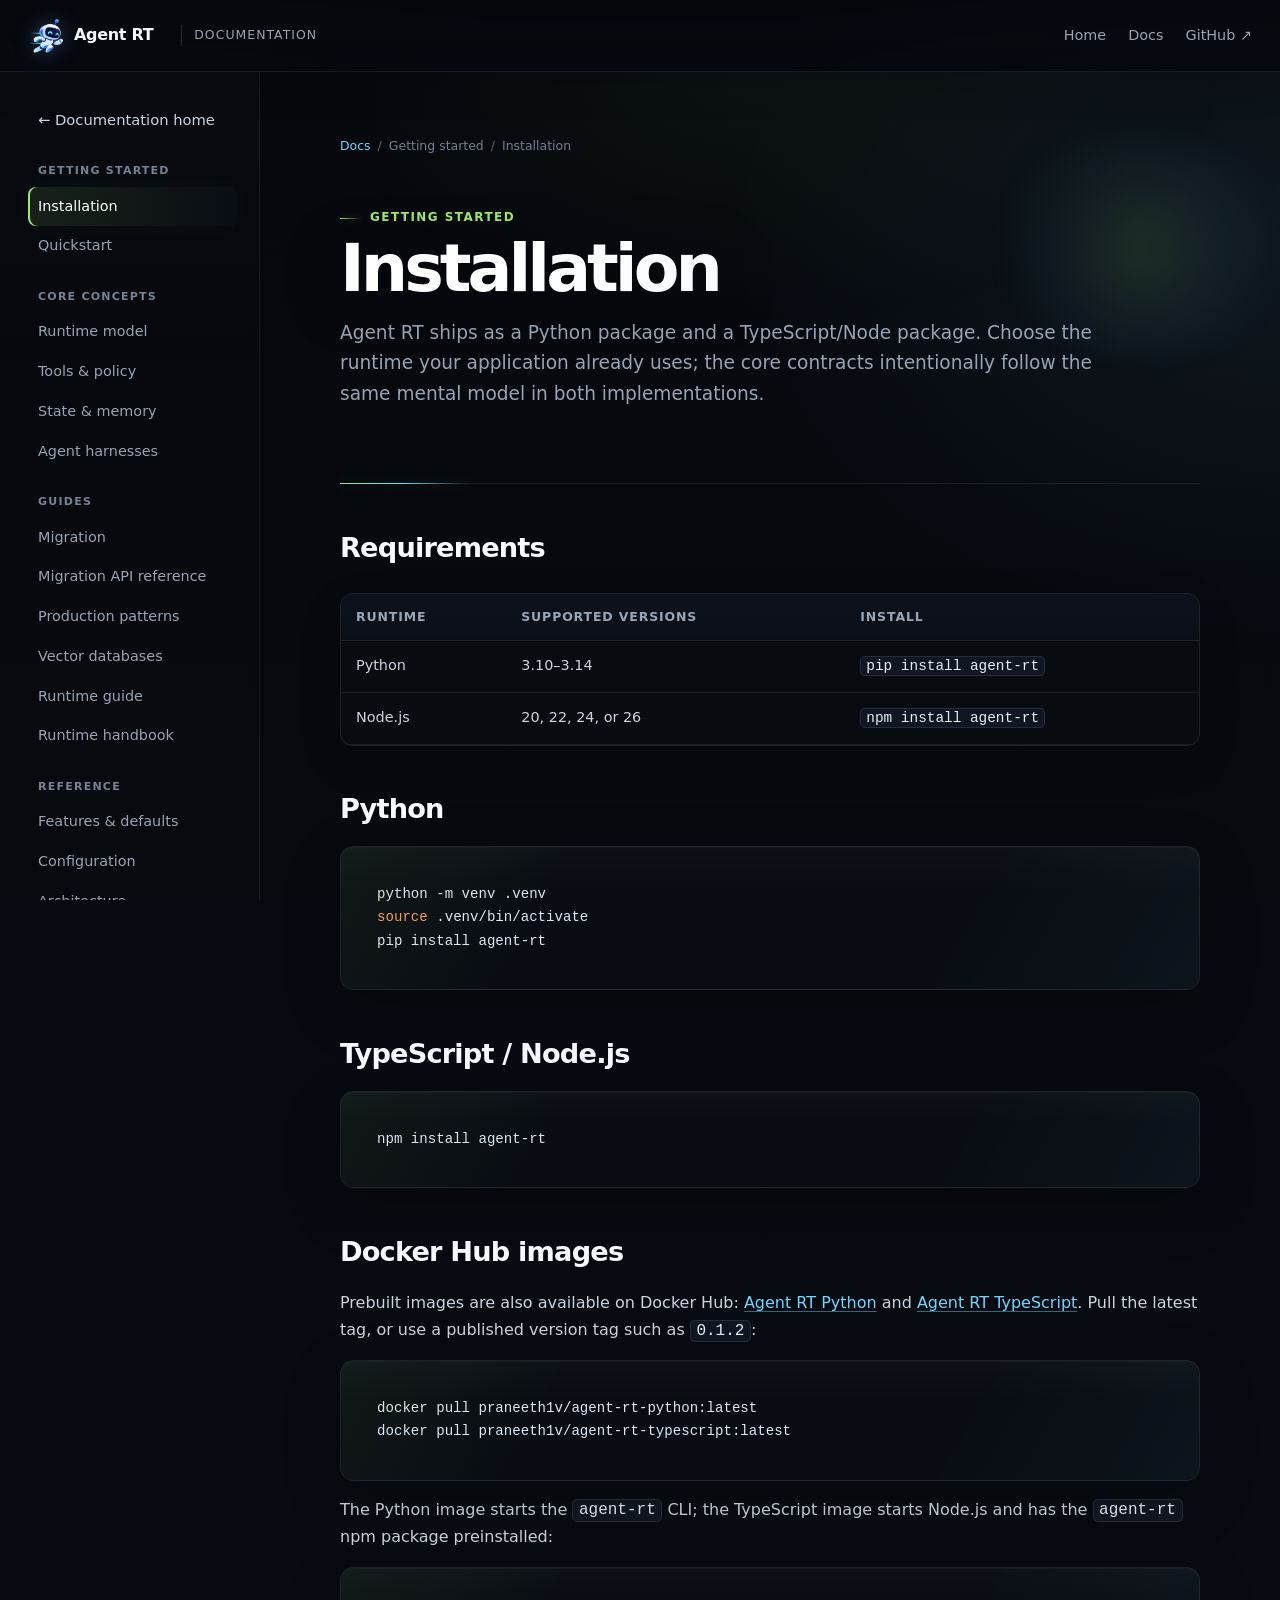
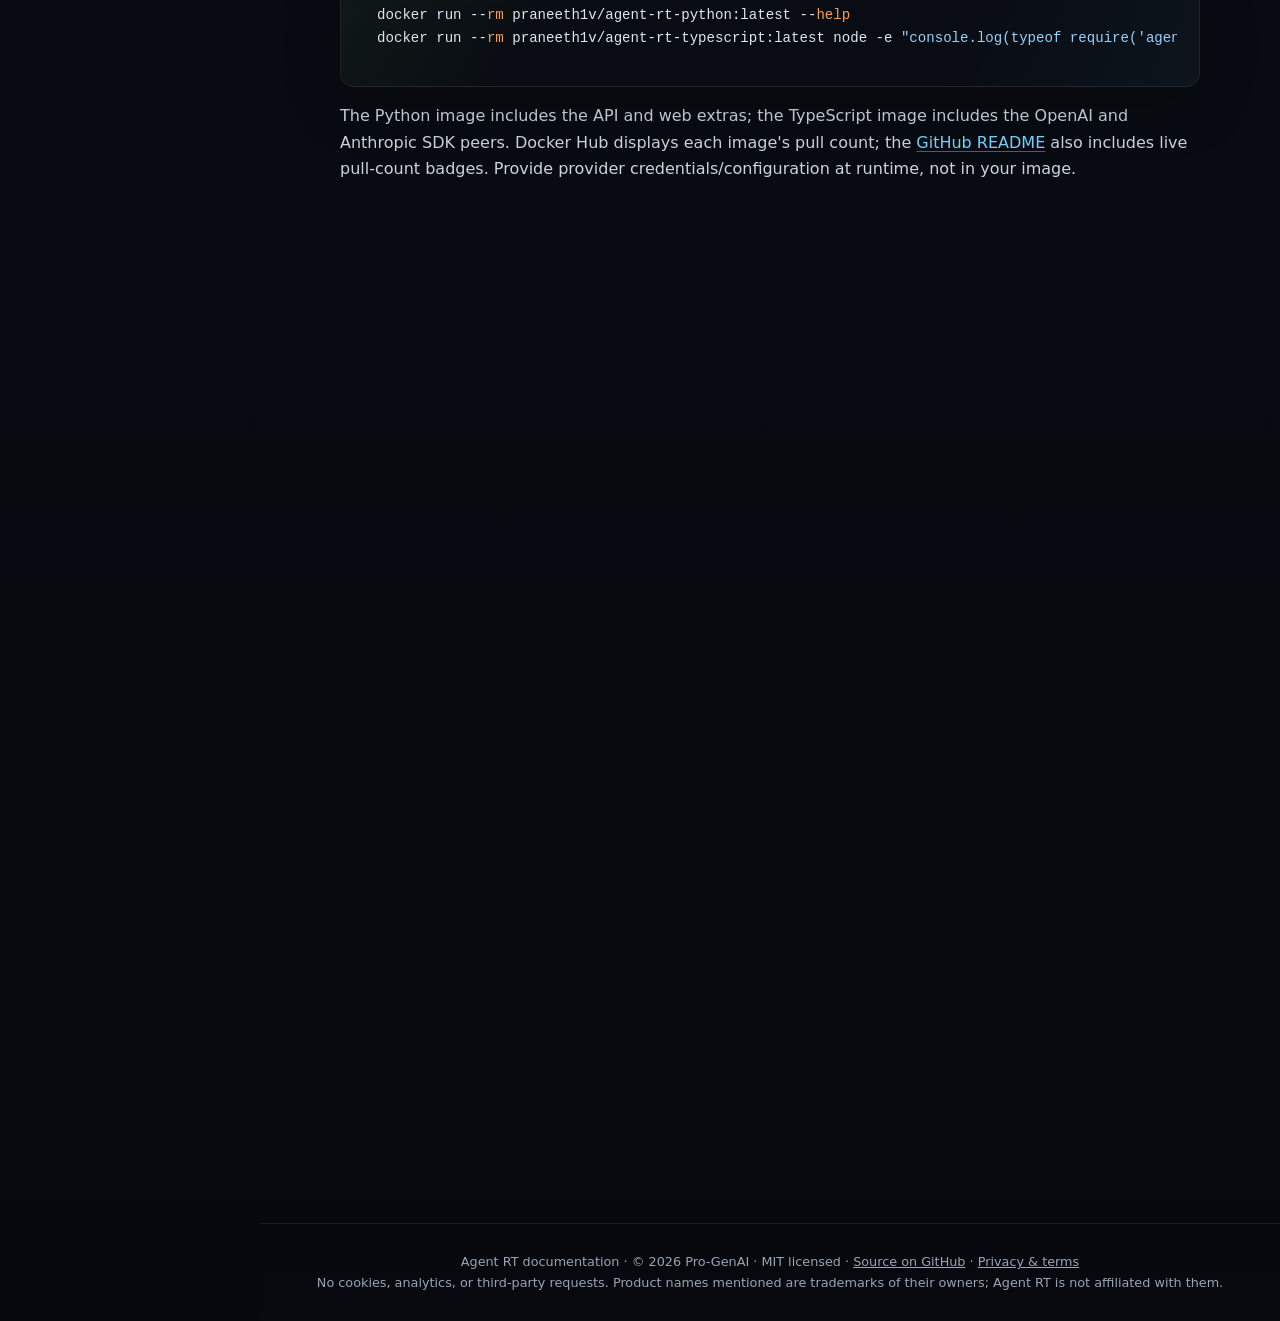
<file: docs/getting-started/installation.html>
<!doctype html>
<html lang="en">
<head>
  <meta charset="utf-8"><meta name="viewport" content="width=device-width, initial-scale=1">
  <meta http-equiv="Content-Security-Policy" content="default-src 'self'; script-src 'self' 'sha256-qOhFsq0QMV2REqNwk5hGH5bZE9SkX6gt6yeyKdYPv+U='; style-src 'self' 'unsafe-inline'; img-src 'self' data:; font-src 'self'; connect-src 'self'; object-src 'none'; base-uri 'none'; form-action 'none'">
  <title>Install Agent RT for Python &amp; TypeScript — Agent RT Docs</title>
  <meta name="description" content="Install Agent RT for Python 3.10–3.14 or Node.js 20, 22, 24, and 26, then configure OpenAI, Anthropic, or compatible model providers.">
  <meta name="author" content="Pro-GenAI">
  <meta name="robots" content="index,follow,max-image-preview:large,max-snippet:-1,max-video-preview:-1">
  <meta name="googlebot" content="index,follow,max-image-preview:large,max-snippet:-1,max-video-preview:-1">
  <link rel="canonical" href="https://agent-rt-pro.github.io/docs/getting-started/installation.html">
  <meta property="og:type" content="article">
  <meta property="og:site_name" content="Agent RT">
  <meta property="og:title" content="Install Agent RT for Python &amp; TypeScript — Agent RT Docs">
  <meta property="og:description" content="Install Agent RT for Python 3.10–3.14 or Node.js 20, 22, 24, and 26, then configure OpenAI, Anthropic, or compatible model providers.">
  <meta property="og:url" content="https://agent-rt-pro.github.io/docs/getting-started/installation.html">
  <meta property="og:image" content="https://agent-rt-pro.github.io/og-image.png">
  <meta property="og:image:alt" content="Agent RT — lightweight AI agent runtime for Python and TypeScript">
  <meta property="og:image:width" content="1200">
  <meta property="og:image:height" content="630">
  <meta property="og:locale" content="en_US">
  <meta name="twitter:card" content="summary_large_image">
  <meta name="twitter:title" content="Install Agent RT for Python &amp; TypeScript — Agent RT Docs">
  <meta name="twitter:description" content="Install Agent RT for Python 3.10–3.14 or Node.js 20, 22, 24, and 26, then configure OpenAI, Anthropic, or compatible model providers.">
  <meta name="twitter:image" content="https://agent-rt-pro.github.io/og-image.png">
  <script type="application/ld+json">{"@context":"https://schema.org","@graph":[{"@type":"TechArticle","@id":"https://agent-rt-pro.github.io/docs/getting-started/installation.html#page","url":"https://agent-rt-pro.github.io/docs/getting-started/installation.html","name":"Install Agent RT for Python & TypeScript — Agent RT Docs","headline":"Install Agent RT for Python & TypeScript — Agent RT Docs","description":"Install Agent RT for Python 3.10–3.14 or Node.js 20, 22, 24, and 26, then configure OpenAI, Anthropic, or compatible model providers.","inLanguage":"en","dateModified":"2026-10-04","isPartOf":{"@id":"https://agent-rt-pro.github.io/#website"},"about":{"@id":"https://agent-rt-pro.github.io/#software"},"publisher":{"@id":"https://agent-rt-pro.github.io/#organization"}},{"@type":"BreadcrumbList","@id":"https://agent-rt-pro.github.io/docs/getting-started/installation.html#breadcrumbs","itemListElement":[{"@type":"ListItem","position":1,"name":"Agent RT","item":"https://agent-rt-pro.github.io/"},{"@type":"ListItem","position":2,"name":"Documentation","item":"https://agent-rt-pro.github.io/docs/"},{"@type":"ListItem","position":3,"name":"Installation","item":"https://agent-rt-pro.github.io/docs/getting-started/installation.html"}]}]}</script>
  <meta name="theme-color" content="#07090d"><meta name="color-scheme" content="dark">
  <link rel="icon" href="../../favicon.ico" sizes="16x16 32x32 48x48">
  <link rel="apple-touch-icon" href="../../apple-touch-icon.png">
  <script>document.documentElement.classList.add("js")</script>
  <link rel="stylesheet" href="../../docs/docs.css">
  <link rel="stylesheet" href="../../docs/vendor/github-dark-dimmed.min.css">
  <script src="../../docs/vendor/highlight.min.js" defer></script>
  <script src="../../docs/docs.js" defer></script>
</head>
<body>
<a class="skip-link" href="#main">Skip to content</a>
<header class="docs-header"><div class="header-inner">
  <a class="brand" href="../../"><span class="brand-mark" aria-hidden="true"><i></i><i></i><i></i><i></i></span><span>Agent RT</span></a>
  <span class="docs-label">Documentation</span>
  <nav class="header-links" aria-label="Global"><a href="../../">Home</a><a href="../../docs/">Docs</a><a href="https://github.com/Pro-GenAI/Agent-RT">GitHub ↗</a></nav>
</div></header>
<div class="mobile-nav"><details><summary>Documentation menu</summary><div class="mobile-links"><a href="../../docs/">Overview</a><a href="../../docs/getting-started/installation.html" aria-current="page">Installation</a><a href="../../docs/getting-started/quickstart.html">Quickstart</a><a href="../../docs/concepts/runtime.html">Runtime model</a><a href="../../docs/concepts/tools-policy.html">Tools & policy</a><a href="../../docs/concepts/state-memory.html">State & memory</a><a href="../../docs/concepts/agent-harnesses.html">Agent harnesses</a><a href="../../docs/guides/migration.html">Migration</a><a href="../../docs/guides/migration-reference.html">Migration API reference</a><a href="../../docs/guides/production.html">Production patterns</a><a href="../../docs/guides/vector-databases.html">Vector databases</a><a href="../../docs/guides/runtime-guide.html">Runtime guide</a><a href="../../docs/guides/runtime-reference.html">Runtime handbook</a><a href="../../docs/reference/features-defaults.html">Features & defaults</a><a href="../../docs/reference/configuration.html">Configuration</a><a href="../../docs/reference/architecture.html">Architecture</a><a href="../../docs/reference/extension-contracts.html">Extension contracts</a><a href="../../docs/reference/development.html">Development</a><a href="../../docs/reference/contributor-handbook.html">Contributor handbook</a><a href="../../docs/reference/privacy-terms.html">Privacy &amp; terms</a><a href="../../docs/reference/deployment-privacy-checklist.html">Deployment checklist</a></div></details></div>
<div class="docs-shell">
<aside class="sidebar" aria-label="Documentation navigation"><a class="sidebar-home" href="../../docs/">← Documentation home</a><div class="nav-group"><h2>Getting started</h2><a href="../../docs/getting-started/installation.html" aria-current="page">Installation</a><a href="../../docs/getting-started/quickstart.html">Quickstart</a></div><div class="nav-group"><h2>Core concepts</h2><a href="../../docs/concepts/runtime.html">Runtime model</a><a href="../../docs/concepts/tools-policy.html">Tools & policy</a><a href="../../docs/concepts/state-memory.html">State & memory</a><a href="../../docs/concepts/agent-harnesses.html">Agent harnesses</a></div><div class="nav-group"><h2>Guides</h2><a href="../../docs/guides/migration.html">Migration</a><a href="../../docs/guides/migration-reference.html">Migration API reference</a><a href="../../docs/guides/production.html">Production patterns</a><a href="../../docs/guides/vector-databases.html">Vector databases</a><a href="../../docs/guides/runtime-guide.html">Runtime guide</a><a href="../../docs/guides/runtime-reference.html">Runtime handbook</a></div><div class="nav-group"><h2>Reference</h2><a href="../../docs/reference/features-defaults.html">Features & defaults</a><a href="../../docs/reference/configuration.html">Configuration</a><a href="../../docs/reference/architecture.html">Architecture</a><a href="../../docs/reference/extension-contracts.html">Extension contracts</a><a href="../../docs/reference/development.html">Development</a><a href="../../docs/reference/contributor-handbook.html">Contributor handbook</a><a href="../../docs/reference/privacy-terms.html">Privacy &amp; terms</a><a href="../../docs/reference/deployment-privacy-checklist.html">Deployment checklist</a></div></aside>
<main class="docs-main" id="main"><article class="content">
<div class="breadcrumbs"><a href="../">Docs</a><span>/</span>Getting started<span>/</span>Installation</div>
<section class="section-intro"><span class="eyebrow">Getting started</span><h1 class="doc-title">Installation</h1><p class="doc-lede">Agent RT ships as a Python package and a TypeScript/Node package. Choose the runtime your application already uses; the core contracts intentionally follow the same mental model in both implementations.</p></section>
<h2>Requirements</h2><div class="table-wrap"><table><thead><tr><th>Runtime</th><th>Supported versions</th><th>Install</th></tr></thead><tbody><tr><td>Python</td><td>3.10–3.14</td><td><code>pip install agent-rt</code></td></tr><tr><td>Node.js</td><td>20, 22, 24, or 26</td><td><code>npm install agent-rt</code></td></tr></tbody></table></div>
<h2>Python</h2><pre><code class="language-bash">python -m venv .venv
source .venv/bin/activate
pip install agent-rt</code></pre>
<h2>TypeScript / Node.js</h2><pre><code class="language-bash">npm install agent-rt</code></pre>
<h2 id="docker-hub">Docker Hub images</h2><p>Prebuilt images are also available on Docker Hub: <a href="https://hub.docker.com/r/praneeth1v/agent-rt-python">Agent RT Python</a> and <a href="https://hub.docker.com/r/praneeth1v/agent-rt-typescript">Agent RT TypeScript</a>. Pull the latest tag, or use a published version tag such as <code>0.1.2</code>:</p>
<pre><code class="language-bash">docker pull praneeth1v/agent-rt-python:latest
docker pull praneeth1v/agent-rt-typescript:latest</code></pre>
<p>The Python image starts the <code>agent-rt</code> CLI; the TypeScript image starts Node.js and has the <code>agent-rt</code> npm package preinstalled:</p>
<pre><code class="language-bash">docker run --rm praneeth1v/agent-rt-python:latest --help
docker run --rm praneeth1v/agent-rt-typescript:latest node -e "console.log(typeof require('agent-rt').AgentLoop)"</code></pre>
<p>The Python image includes the API and web extras; the TypeScript image includes the OpenAI and Anthropic SDK peers. Docker Hub displays each image's pull count; the <a href="https://github.com/Pro-GenAI/Agent-RT/blob/main/README.md">GitHub README</a> also includes live pull-count badges. Provide provider credentials/configuration at runtime, not in your image.</p>
<h2>Configure models</h2><p>Agent RT is configured with one YAML file: <code>~/.agent-rt/config.yaml</code> in your home folder, or a project file explicitly passed with <code>--config</code> / <code>load_config(path)</code>. Declare as many models as you need; secrets are referenced as <code>os.environ/NAME</code> and are the only thing read from the environment.</p><pre><code class="language-yaml">model_list:
  - model_name: my-model
    agent_rt_params:
      model: openai/your-model          # or anthropic/...; add api_base for compatible endpoints
      api_key: os.environ/OPENAI_API_KEY</code></pre><p>Repeating a <code>model_name</code> adds an ordered fallback. See the <a href="../../docs/reference/configuration.html">configuration reference</a> and the <a href="https://github.com/Pro-GenAI/Agent-RT/blob/main/agent-rt.example.yaml">example file</a>.</p>
<div class="note"><strong>Provider-neutral by design</strong>Agent code is built against Agent RT contracts. OpenAI, Anthropic, compatible endpoints, Decision models, and custom providers can sit behind that boundary.</div>
<h2>Vector databases</h2><p>No Chroma, Pinecone, Qdrant, Milvus, Weaviate, LangChain, or LlamaIndex package is required for Agent RT's built-in vector retrieval and compatibility adapters. Declare services in <code>vector_store_registry</code> (several are allowed), then see the <a href="../guides/vector-databases.html">vector database guide</a> for backend credentials and framework migration imports.</p>
<div class="page-nav"><a class="next-link" href="../"><small>Previous</small><strong>Documentation overview</strong></a><a class="next-link" href="./quickstart.html"><small>Next</small><strong>Quickstart →</strong></a></div></article>
<footer class="docs-footer">Agent RT documentation · © 2026 Pro-GenAI · MIT licensed · <a href="https://github.com/Pro-GenAI/Agent-RT">Source on GitHub</a> · <a href="../reference/privacy-terms.html">Privacy &amp; terms</a><br>No cookies, analytics, or third-party requests. Product names mentioned are trademarks of their owners; Agent RT is not affiliated with them.</footer></main>
</div>
</body></html>
</file>
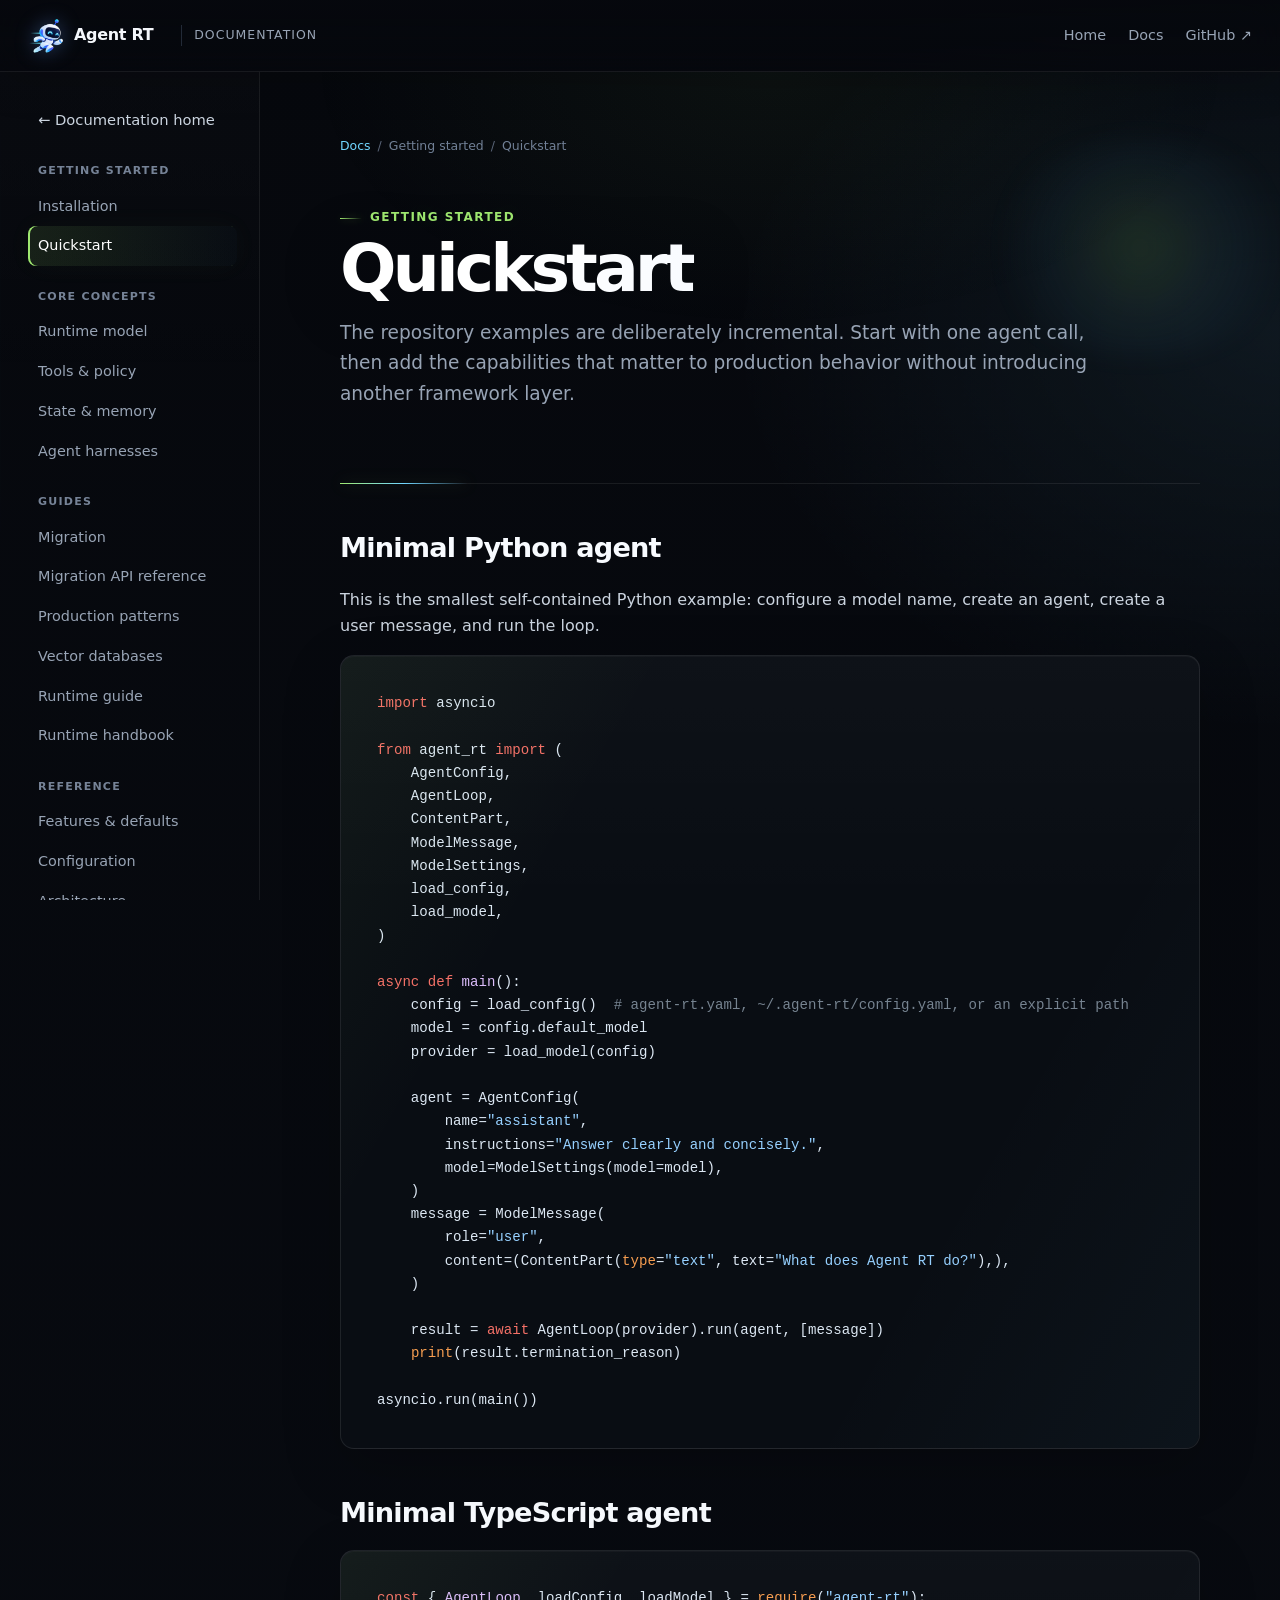
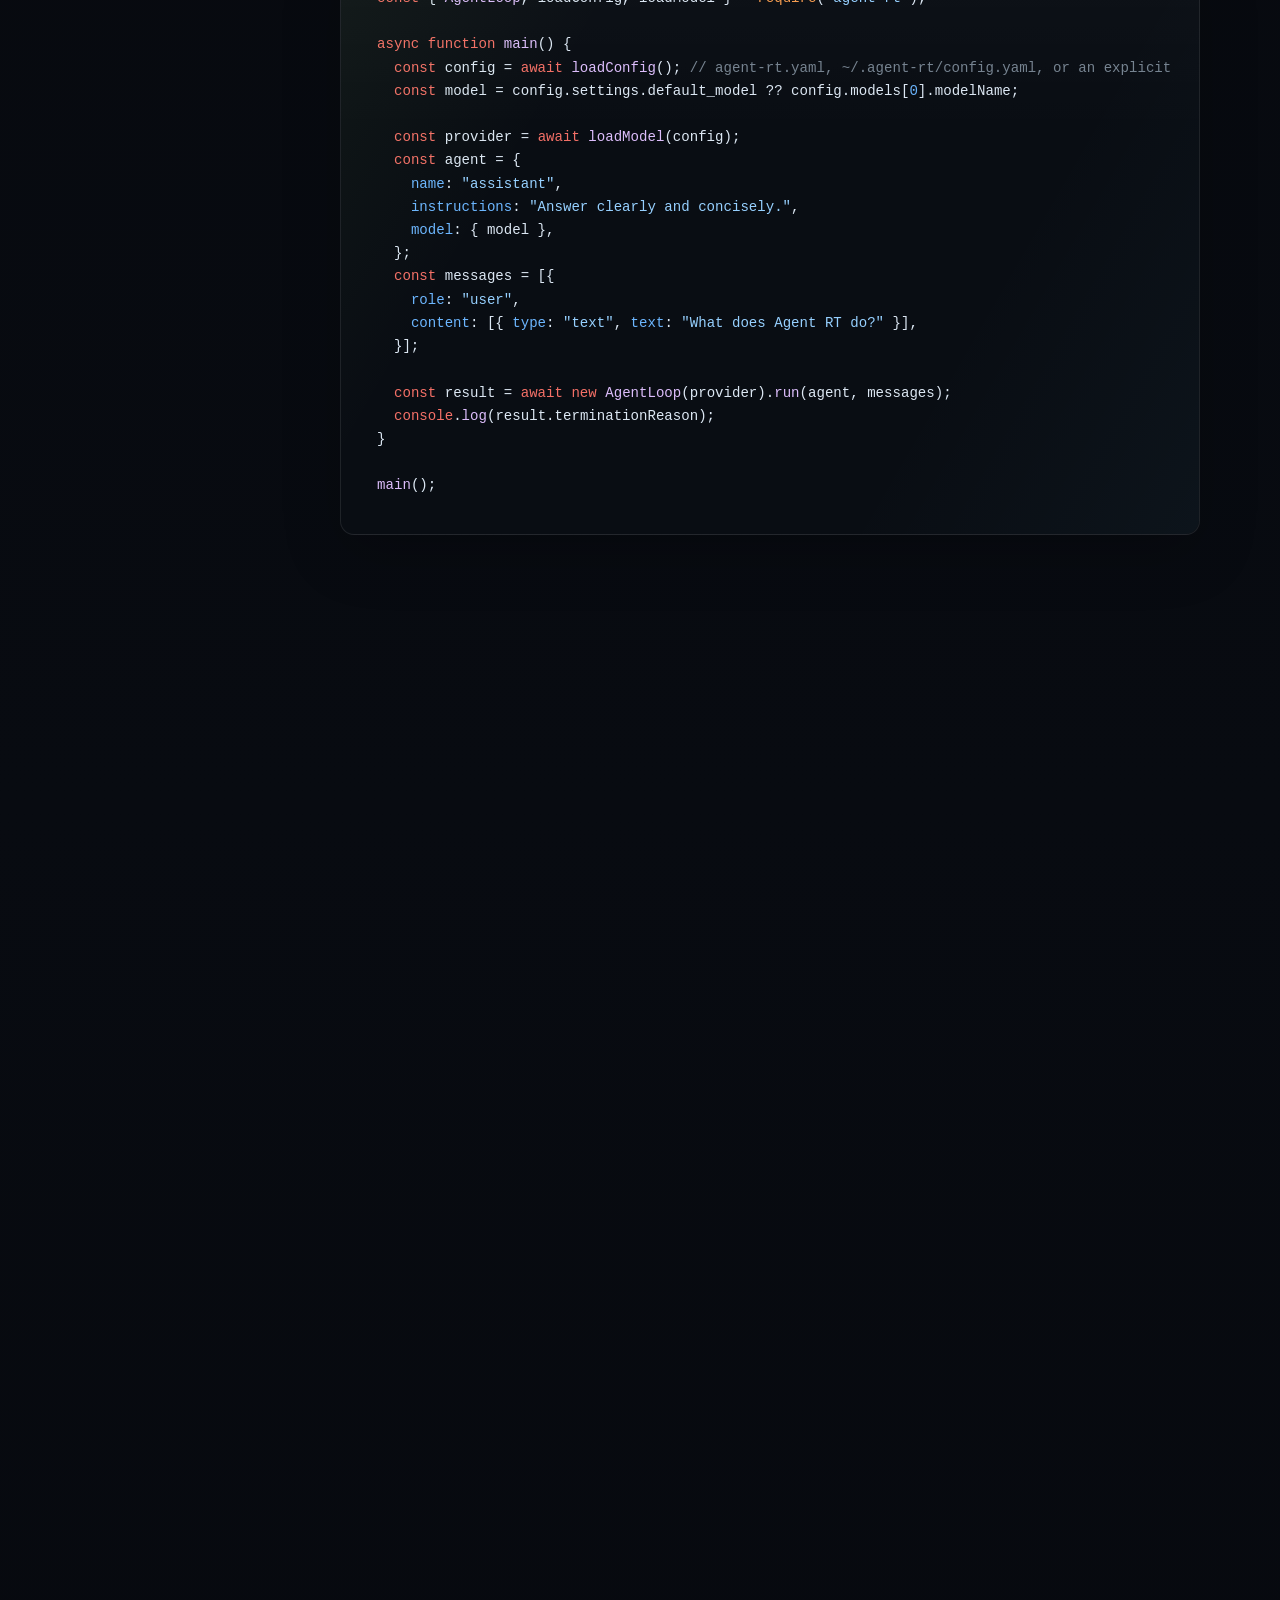
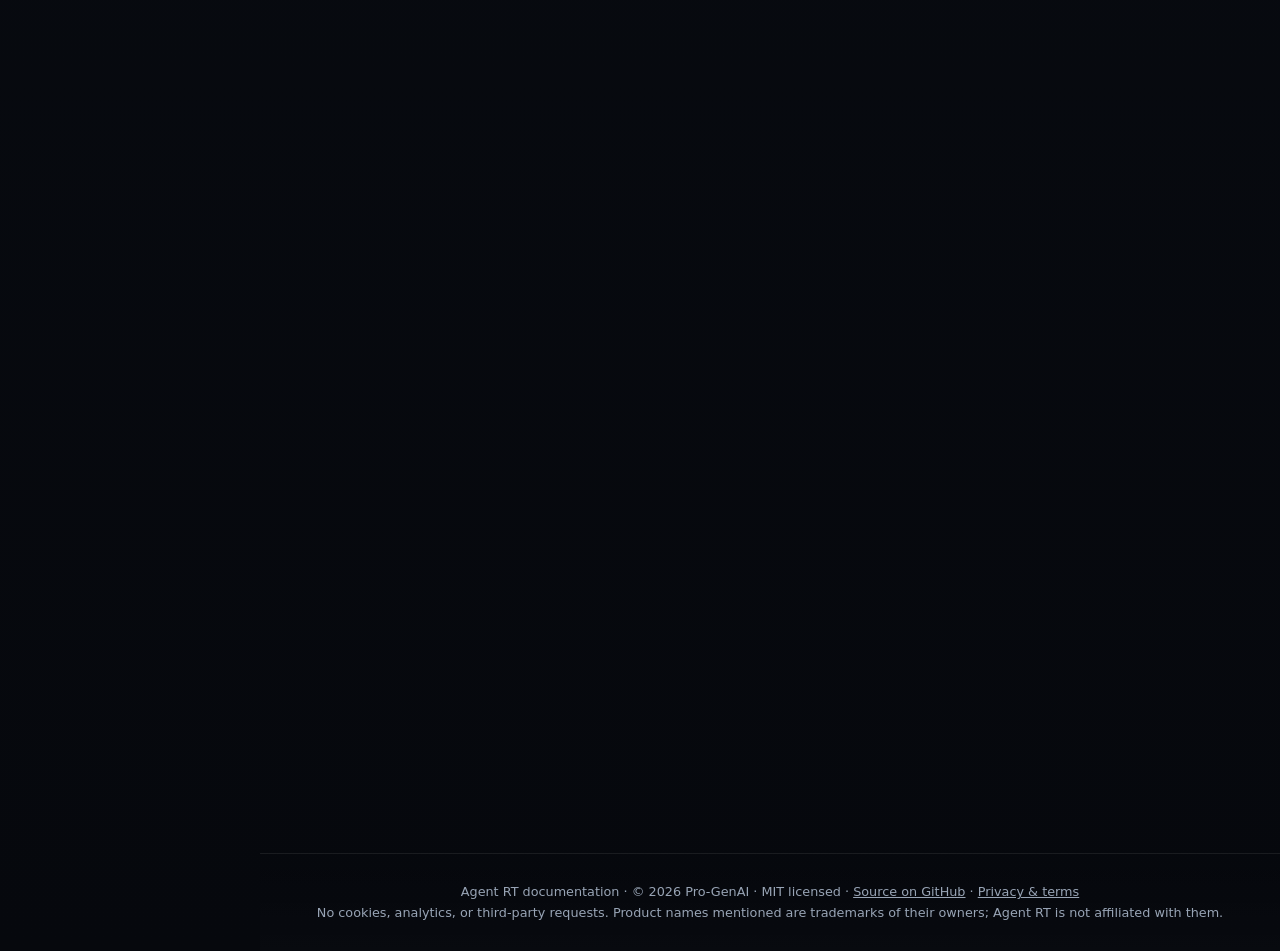
<file: docs/getting-started/quickstart.html>
<!doctype html>
<html lang="en">
<head>
  <meta charset="utf-8"><meta name="viewport" content="width=device-width, initial-scale=1">
  <meta http-equiv="Content-Security-Policy" content="default-src 'self'; script-src 'self' 'sha256-qOhFsq0QMV2REqNwk5hGH5bZE9SkX6gt6yeyKdYPv+U='; style-src 'self' 'unsafe-inline'; img-src 'self' data:; font-src 'self'; connect-src 'self'; object-src 'none'; base-uri 'none'; form-action 'none'">
  <title>Agent RT Quickstart — Build Your First AI Agent</title>
  <meta name="description" content="Build your first Agent RT agent in Python or TypeScript with runnable examples for tool calling, streaming, structured output, runtime limits, and registries.">
  <meta name="author" content="Pro-GenAI">
  <meta name="robots" content="index,follow,max-image-preview:large,max-snippet:-1,max-video-preview:-1">
  <meta name="googlebot" content="index,follow,max-image-preview:large,max-snippet:-1,max-video-preview:-1">
  <link rel="canonical" href="https://agent-rt-pro.github.io/docs/getting-started/quickstart.html">
  <meta property="og:type" content="article">
  <meta property="og:site_name" content="Agent RT">
  <meta property="og:title" content="Agent RT Quickstart — Build Your First AI Agent">
  <meta property="og:description" content="Build your first Agent RT agent in Python or TypeScript with runnable examples for tool calling, streaming, structured output, runtime limits, and registries.">
  <meta property="og:url" content="https://agent-rt-pro.github.io/docs/getting-started/quickstart.html">
  <meta property="og:image" content="https://agent-rt-pro.github.io/og-image.png">
  <meta property="og:image:alt" content="Agent RT — lightweight AI agent runtime for Python and TypeScript">
  <meta property="og:image:width" content="1200">
  <meta property="og:image:height" content="630">
  <meta property="og:locale" content="en_US">
  <meta name="twitter:card" content="summary_large_image">
  <meta name="twitter:title" content="Agent RT Quickstart — Build Your First AI Agent">
  <meta name="twitter:description" content="Build your first Agent RT agent in Python or TypeScript with runnable examples for tool calling, streaming, structured output, runtime limits, and registries.">
  <meta name="twitter:image" content="https://agent-rt-pro.github.io/og-image.png">
  <script type="application/ld+json">{"@context":"https://schema.org","@graph":[{"@type":"TechArticle","@id":"https://agent-rt-pro.github.io/docs/getting-started/quickstart.html#page","url":"https://agent-rt-pro.github.io/docs/getting-started/quickstart.html","name":"Agent RT Quickstart — Build Your First AI Agent","headline":"Agent RT Quickstart — Build Your First AI Agent","description":"Build your first Agent RT agent in Python or TypeScript with runnable examples for tool calling, streaming, structured output, runtime limits, and registries.","inLanguage":"en","dateModified":"2026-10-04","isPartOf":{"@id":"https://agent-rt-pro.github.io/#website"},"about":{"@id":"https://agent-rt-pro.github.io/#software"},"publisher":{"@id":"https://agent-rt-pro.github.io/#organization"}},{"@type":"BreadcrumbList","@id":"https://agent-rt-pro.github.io/docs/getting-started/quickstart.html#breadcrumbs","itemListElement":[{"@type":"ListItem","position":1,"name":"Agent RT","item":"https://agent-rt-pro.github.io/"},{"@type":"ListItem","position":2,"name":"Documentation","item":"https://agent-rt-pro.github.io/docs/"},{"@type":"ListItem","position":3,"name":"Quickstart","item":"https://agent-rt-pro.github.io/docs/getting-started/quickstart.html"}]}]}</script>
  <meta name="theme-color" content="#07090d"><meta name="color-scheme" content="dark">
  <link rel="icon" href="../../favicon.ico" sizes="16x16 32x32 48x48">
  <link rel="apple-touch-icon" href="../../apple-touch-icon.png">
  <script>document.documentElement.classList.add("js")</script>
  <link rel="stylesheet" href="../../docs/docs.css">
  <link rel="stylesheet" href="../../docs/vendor/github-dark-dimmed.min.css">
  <script src="../../docs/vendor/highlight.min.js" defer></script>
  <script src="../../docs/docs.js" defer></script>
</head>
<body>
<a class="skip-link" href="#main">Skip to content</a>
<header class="docs-header"><div class="header-inner">
  <a class="brand" href="../../"><span class="brand-mark" aria-hidden="true"><i></i><i></i><i></i><i></i></span><span>Agent RT</span></a>
  <span class="docs-label">Documentation</span>
  <nav class="header-links" aria-label="Global"><a href="../../">Home</a><a href="../../docs/">Docs</a><a href="https://github.com/Pro-GenAI/Agent-RT">GitHub ↗</a></nav>
</div></header>
<div class="mobile-nav"><details><summary>Documentation menu</summary><div class="mobile-links"><a href="../../docs/">Overview</a><a href="../../docs/getting-started/installation.html">Installation</a><a href="../../docs/getting-started/quickstart.html" aria-current="page">Quickstart</a><a href="../../docs/concepts/runtime.html">Runtime model</a><a href="../../docs/concepts/tools-policy.html">Tools & policy</a><a href="../../docs/concepts/state-memory.html">State & memory</a><a href="../../docs/concepts/agent-harnesses.html">Agent harnesses</a><a href="../../docs/guides/migration.html">Migration</a><a href="../../docs/guides/migration-reference.html">Migration API reference</a><a href="../../docs/guides/production.html">Production patterns</a><a href="../../docs/guides/vector-databases.html">Vector databases</a><a href="../../docs/guides/runtime-guide.html">Runtime guide</a><a href="../../docs/guides/runtime-reference.html">Runtime handbook</a><a href="../../docs/reference/features-defaults.html">Features & defaults</a><a href="../../docs/reference/configuration.html">Configuration</a><a href="../../docs/reference/architecture.html">Architecture</a><a href="../../docs/reference/extension-contracts.html">Extension contracts</a><a href="../../docs/reference/development.html">Development</a><a href="../../docs/reference/contributor-handbook.html">Contributor handbook</a><a href="../../docs/reference/privacy-terms.html">Privacy &amp; terms</a><a href="../../docs/reference/deployment-privacy-checklist.html">Deployment checklist</a></div></details></div>
<div class="docs-shell">
<aside class="sidebar" aria-label="Documentation navigation"><a class="sidebar-home" href="../../docs/">← Documentation home</a><div class="nav-group"><h2>Getting started</h2><a href="../../docs/getting-started/installation.html">Installation</a><a href="../../docs/getting-started/quickstart.html" aria-current="page">Quickstart</a></div><div class="nav-group"><h2>Core concepts</h2><a href="../../docs/concepts/runtime.html">Runtime model</a><a href="../../docs/concepts/tools-policy.html">Tools & policy</a><a href="../../docs/concepts/state-memory.html">State & memory</a><a href="../../docs/concepts/agent-harnesses.html">Agent harnesses</a></div><div class="nav-group"><h2>Guides</h2><a href="../../docs/guides/migration.html">Migration</a><a href="../../docs/guides/migration-reference.html">Migration API reference</a><a href="../../docs/guides/production.html">Production patterns</a><a href="../../docs/guides/vector-databases.html">Vector databases</a><a href="../../docs/guides/runtime-guide.html">Runtime guide</a><a href="../../docs/guides/runtime-reference.html">Runtime handbook</a></div><div class="nav-group"><h2>Reference</h2><a href="../../docs/reference/features-defaults.html">Features & defaults</a><a href="../../docs/reference/configuration.html">Configuration</a><a href="../../docs/reference/architecture.html">Architecture</a><a href="../../docs/reference/extension-contracts.html">Extension contracts</a><a href="../../docs/reference/development.html">Development</a><a href="../../docs/reference/contributor-handbook.html">Contributor handbook</a><a href="../../docs/reference/privacy-terms.html">Privacy &amp; terms</a><a href="../../docs/reference/deployment-privacy-checklist.html">Deployment checklist</a></div></aside>
<main class="docs-main" id="main"><article class="content">
<div class="breadcrumbs"><a href="../">Docs</a><span>/</span>Getting started<span>/</span>Quickstart</div><section class="section-intro"><span class="eyebrow">Getting started</span><h1 class="doc-title">Quickstart</h1><p class="doc-lede">The repository examples are deliberately incremental. Start with one agent call, then add the capabilities that matter to production behavior without introducing another framework layer.</p></section>
<h2>Minimal Python agent</h2><p>This is the smallest self-contained Python example: configure a model name, create an agent, create a user message, and run the loop.</p><pre><code class="language-python">import asyncio

from agent_rt import (
    AgentConfig,
    AgentLoop,
    ContentPart,
    ModelMessage,
    ModelSettings,
    load_config,
    load_model,
)

async def main():
    config = load_config()  # agent-rt.yaml, ~/.agent-rt/config.yaml, or an explicit path
    model = config.default_model
    provider = load_model(config)

    agent = AgentConfig(
        name="assistant",
        instructions="Answer clearly and concisely.",
        model=ModelSettings(model=model),
    )
    message = ModelMessage(
        role="user",
        content=(ContentPart(type="text", text="What does Agent RT do?"),),
    )

    result = await AgentLoop(provider).run(agent, [message])
    print(result.termination_reason)

asyncio.run(main())</code></pre>
<h2>Minimal TypeScript agent</h2><pre><code class="language-javascript">const { AgentLoop, loadConfig, loadModel } = require("agent-rt");

async function main() {
  const config = await loadConfig(); // agent-rt.yaml, ~/.agent-rt/config.yaml, or an explicit path
  const model = config.settings.default_model ?? config.models[0].modelName;

  const provider = await loadModel(config);
  const agent = {
    name: "assistant",
    instructions: "Answer clearly and concisely.",
    model: { model },
  };
  const messages = [{
    role: "user",
    content: [{ type: "text", text: "What does Agent RT do?" }],
  }];

  const result = await new AgentLoop(provider).run(agent, messages);
  console.log(result.terminationReason);
}

main();</code></pre>
<div class="note"><strong>Continue as a tutorial</strong>The <a href="../reference/features-defaults.html">Features &amp; defaults</a> reference now includes copyable Python and TypeScript examples for tools, streaming, structured output, limits, guardrails, permissions, approvals, state/memory, sandboxing, retrieval, budgets, and observability.</div>
<h2>Recommended path</h2><div class="table-wrap"><table><thead><tr><th>Example</th><th>What it adds</th></tr></thead><tbody><tr><td><code>01_basic_agent</code></td><td>A minimal run against a configured provider.</td></tr><tr><td><code>02_tool_calling</code></td><td>A read-only tool and the model → tool → model continuation loop.</td></tr><tr><td><code>03_streaming</code></td><td>Provider-neutral text delta consumption.</td></tr><tr><td><code>04_structured_output</code></td><td>Schema-validated JSON with a bounded repair attempt.</td></tr><tr><td><code>05_run_limits</code></td><td>Turn, tool-call, elapsed-time, and token limits.</td></tr><tr><td><code>06_tool_registry</code></td><td>Namespaces, direct execution, and enable/disable controls without a model provider.</td></tr><tr><td><code>07_vector_db</code></td><td>Environment-driven Chroma, Milvus, Pinecone, Qdrant, or Weaviate retrieval without changing application code.</td></tr></tbody></table></div>
<h2>Run the Python examples</h2><pre><code class="language-bash">cd python
uv sync
uv run python examples/01_basic_agent.py
uv run python examples/02_tool_calling.py
uv run python examples/07_vector_db.py</code></pre>
<h2>Run the TypeScript examples</h2><pre><code class="language-bash">cd typescript
npm ci
npm run build
node examples/01_basic_agent.js
node examples/02_tool_calling.js
node examples/07_vector_db.js</code></pre>
<div class="note"><strong>Offline check</strong>The tool-registry example is fully offline in both implementations, so it is useful for validating local setup without model credentials.</div>
<h2>What to learn next</h2><p>Once the basic loop is clear, read the runtime model before adding more capabilities. It explains where Agent RT draws boundaries between model behavior, tool execution, workflow state, policy, and termination.</p>
<div class="page-nav"><a class="next-link" href="./installation.html"><small>Previous</small><strong>← Installation</strong></a><a class="next-link" href="../../docs/concepts/runtime.html"><small>Next</small><strong>Runtime model →</strong></a></div></article>
<footer class="docs-footer">Agent RT documentation · © 2026 Pro-GenAI · MIT licensed · <a href="https://github.com/Pro-GenAI/Agent-RT">Source on GitHub</a> · <a href="../reference/privacy-terms.html">Privacy &amp; terms</a><br>No cookies, analytics, or third-party requests. Product names mentioned are trademarks of their owners; Agent RT is not affiliated with them.</footer></main>
</div>
</body></html>
</file>
<file: styles.css>
/* ==========================================================================
   Agent RT — homepage styles (docs pages use docs/docs.css)
   ========================================================================== */

@property --shift {
  syntax: "<length>";
  inherits: true;
  initial-value: 0px;
}

@property --acid {
  syntax: "<color>";
  inherits: true;
  initial-value: #c8ff4d;
}

@property --border-angle {
  syntax: "<angle>";
  inherits: false;
  initial-value: 0deg;
}

:root {
  --bg: #05060a;
  --bg-2: #080a10;
  --panel: rgba(16, 20, 28, 0.72);
  --panel-solid: #0d1118;
  --line: rgba(255, 255, 255, 0.08);
  --line-strong: rgba(255, 255, 255, 0.16);
  --text: #f5f6f8;
  --muted: #9aa1ad;
  --muted-2: #838b99;
  --acid: #c8ff4d;
  --mint: #5ef1c4;
  --cyan: #5ee0f1;
  --blue: #6a9fff;
  --violet: #a98bff;
  --pink: #ff7ab8;
  --amber: #ffc76a;
  --grad: linear-gradient(100deg, var(--acid) 0%, var(--mint) 30%, var(--cyan) 52%, var(--blue) 74%, var(--violet) 100%);
  --max: 1200px;
  --radius: 24px;
  --radius-sm: 14px;
  --ease: cubic-bezier(.22, 1, .36, 1);
  --ease-spring: cubic-bezier(.34, 1.56, .64, 1);
  --mono: ui-monospace, "SFMono-Regular", "JetBrains Mono", "Cascadia Code", "Roboto Mono", Consolas, "Liberation Mono", monospace;
  --sans: "Inter Display", Inter, ui-sans-serif, -apple-system, BlinkMacSystemFont, "SF Pro Display", "Segoe UI", Roboto, sans-serif;
  --pointer-x: 50vw;
  --pointer-y: 30vh;
}

* { box-sizing: border-box; }

html {
  scroll-behavior: smooth;
  background: var(--bg);
  -webkit-text-size-adjust: 100%;
  scrollbar-width: thin;
  scrollbar-color: color-mix(in srgb, var(--acid) 70%, transparent) var(--bg-2);
  transition: --acid .9s ease;
}

/* Custom scrollbar (WebKit/Blink); Firefox uses scrollbar-color above */
::-webkit-scrollbar { width: 12px; height: 12px; }
::-webkit-scrollbar-track { background: var(--bg-2); border-left: 1px solid var(--line); }
::-webkit-scrollbar-thumb {
  background: var(--acid);
  border: 3px solid var(--bg-2);
  border-radius: 999px;
  opacity: .8;
}
::-webkit-scrollbar-thumb:hover { background: var(--acid); }
::-webkit-scrollbar-corner { background: var(--bg-2); }

body {
  margin: 0;
  min-width: 320px;
  overflow-x: hidden;
  background: var(--bg);
  color: var(--text);
  font-family: var(--sans);
  font-size: 16px;
  line-height: 1.5;
  -webkit-font-smoothing: antialiased;
  -moz-osx-font-smoothing: grayscale;
  text-rendering: optimizeLegibility;
}

body.nav-open { overflow: hidden; }

::selection { background: var(--acid); color: #07090d; }

a { color: inherit; text-decoration: none; }

img, svg { display: block; }

button, input, textarea, select { font: inherit; }
button { color: inherit; }

:focus-visible {
  outline: 2px solid var(--acid);
  outline-offset: 3px;
  border-radius: 8px;
}

section[id], article[id] { scroll-margin-top: 96px; }

.shell {
  width: min(calc(100% - 40px), var(--max));
  margin-inline: auto;
}

.section-pad { padding: 130px 0; position: relative; }

.skip-link {
  position: fixed;
  left: 16px;
  top: -60px;
  z-index: 200;
  padding: 10px 16px;
  border-radius: 10px;
  background: var(--acid);
  color: #07090d;
  font-weight: 600;
  transition: top .2s var(--ease);
}
.skip-link:focus { top: 16px; }

/* ---------- Global atmosphere ---------- */

.page-progress {
  position: fixed;
  inset: 0 0 auto;
  height: 2px;
  z-index: 120;
  pointer-events: none;
}
.page-progress span {
  display: block;
  height: 100%;
  width: 0;
  background: var(--grad);
  box-shadow: 0 0 12px rgba(94, 224, 241, .6);
}

.grain {
  position: fixed;
  inset: 0;
  z-index: 90;
  pointer-events: none;
  opacity: .055;
  mix-blend-mode: overlay;
  background-image: url("data:image/svg+xml,%3Csvg xmlns='http://www.w3.org/2000/svg' width='160' height='160'%3E%3Cfilter id='n'%3E%3CfeTurbulence type='fractalNoise' baseFrequency='.85' numOctaves='3' stitchTiles='stitch'/%3E%3C/filter%3E%3Crect width='100%25' height='100%25' filter='url(%23n)'/%3E%3C/svg%3E");
}

.cursor-glow {
  position: fixed;
  left: 0;
  top: 0;
  width: 560px;
  height: 560px;
  margin: -280px 0 0 -280px;
  border-radius: 50%;
  z-index: 0;
  pointer-events: none;
  opacity: 0;
  background: radial-gradient(circle, rgba(106, 159, 255, .10), rgba(94, 241, 196, .05) 35%, transparent 65%);
  transform: translate3d(var(--pointer-x), var(--pointer-y), 0);
  transition: opacity .6s var(--ease);
}
.motion-pointer .cursor-glow { opacity: 1; }

main, .site-footer { position: relative; z-index: 1; }

/* ---------- Header ---------- */

.site-header {
  position: fixed;
  inset: 14px 0 auto;
  z-index: 100;
  display: flex;
  justify-content: center;
  pointer-events: none;
}

.nav-shell {
  pointer-events: auto;
  width: min(calc(100% - 28px), 1120px);
  display: grid;
  grid-template-columns: 1fr auto 1fr;
  align-items: center;
  gap: 20px;
  padding: 9px 9px 9px 18px;
  border: 1px solid transparent;
  border-radius: 999px;
  transition: background .4s var(--ease), border-color .4s var(--ease), box-shadow .4s var(--ease), width .5s var(--ease), padding .4s var(--ease);
}

.site-header.scrolled .nav-shell {
  width: min(calc(100% - 28px), 980px);
  background: rgba(10, 12, 18, .66);
  border-color: var(--line);
  box-shadow: 0 18px 50px -20px rgba(0, 0, 0, .8), inset 0 1px 0 rgba(255, 255, 255, .05);
  backdrop-filter: blur(18px) saturate(160%);
  -webkit-backdrop-filter: blur(18px) saturate(160%);
}

.brand {
  display: inline-flex;
  align-items: center;
  gap: 11px;
  font-weight: 650;
  letter-spacing: -.02em;
  justify-self: start;
}

.brand-mark {
  flex: none;
  width: 40px;
  height: 40px;
  background: url("assets/logo-mark.png") center / contain no-repeat;
  filter: drop-shadow(0 0 10px rgba(106, 159, 255, .35));
}
.brand-mark span { display: none; }
.brand-mark-small { width: 30px; height: 30px; }

.site-nav {
  display: flex;
  gap: 4px;
  padding: 4px;
  border-radius: 999px;
}

.site-nav a {
  position: relative;
  padding: 8px 14px;
  border-radius: 999px;
  color: var(--muted);
  font-size: 14px;
  font-weight: 500;
  transition: color .25s var(--ease), background .25s var(--ease);
}
.site-nav a:hover { color: var(--text); background: color-mix(in srgb, var(--acid) 10%, transparent); }
.site-nav a.active { color: var(--acid); background: color-mix(in srgb, var(--acid) 16%, transparent); }

.nav-actions {
  justify-self: end;
  display: flex;
  align-items: center;
  gap: 8px;
}

.nav-github {
  display: grid;
  place-items: center;
  width: 38px;
  height: 38px;
  border-radius: 50%;
  color: var(--muted);
  transition: color .25s, background .25s;
}
.nav-github svg { width: 18px; height: 18px; }
.nav-github:hover { color: var(--text); background: rgba(255, 255, 255, .06); }

.motion-toggle {
  white-space: nowrap;
  display: inline-flex;
  align-items: center;
  gap: 7px;
  width: 34px;
  height: 34px;
  justify-content: center;
  padding: 0;
  border: 1px solid var(--line);
  border-radius: 999px;
  background: rgba(255, 255, 255, .03);
  color: var(--muted);
  font-size: 12.5px;
  font-weight: 550;
  cursor: pointer;
  transition: color .25s, border-color .25s, background .25s;
}
.motion-toggle:hover { color: var(--text); border-color: var(--line-strong); }
.motion-toggle { position: relative; }
.motion-toggle::after {
  content: attr(data-tooltip);
  position: absolute;
  top: calc(100% + 8px);
  right: 0;
  padding: 6px 10px;
  border: 1px solid var(--line-strong);
  border-radius: 8px;
  background: #0b0d10;
  color: var(--text);
  font-size: 12px;
  font-weight: 500;
  white-space: nowrap;
  pointer-events: none;
  opacity: 0;
  transform: translateY(-3px);
  transition: opacity .15s, transform .15s;
  z-index: 60;
}
.motion-toggle:hover::after,
.motion-toggle:focus-visible::after { opacity: 1; transform: none; }
.footer-actions .motion-toggle::after { top: auto; bottom: calc(100% + 8px); }
.motion-toggle svg { width: 16px; height: 16px; }
.motion-toggle[aria-pressed="true"] { color: var(--acid); border-color: color-mix(in srgb, var(--acid) 30%, transparent); background: color-mix(in srgb, var(--acid) 6%, transparent); }

.nav-toggle {
  display: none;
  width: 42px;
  height: 42px;
  border: 1px solid var(--line);
  border-radius: 50%;
  background: rgba(255, 255, 255, .04);
  cursor: pointer;
  position: relative;
}
.nav-toggle span {
  position: absolute;
  left: 13px;
  right: 13px;
  height: 1.5px;
  background: currentColor;
  border-radius: 2px;
  transition: transform .35s var(--ease), top .35s var(--ease);
}
.nav-toggle span:first-child { top: 16px; }
.nav-toggle span:last-child { top: 24px; }
.nav-toggle[aria-expanded="true"] span:first-child { top: 20px; transform: rotate(45deg); }
.nav-toggle[aria-expanded="true"] span:last-child { top: 20px; transform: rotate(-45deg); }

/* ---------- Buttons ---------- */

.button {
  --magnet-x: 0px;
  --magnet-y: 0px;
  position: relative;
  isolation: isolate;
  display: inline-flex;
  align-items: center;
  justify-content: center;
  gap: 10px;
  min-height: 50px;
  padding: 0 24px;
  border-radius: 999px;
  border: 1px solid transparent;
  font-size: 15px;
  font-weight: 600;
  letter-spacing: -.01em;
  white-space: nowrap;
  transform: translate3d(var(--magnet-x), var(--magnet-y), 0);
  transition: transform .35s var(--ease), background .3s var(--ease), border-color .3s var(--ease), box-shadow .3s var(--ease), color .3s;
}

.button-small { min-height: 38px; padding: 0 16px; font-size: 14px; }

.button-primary {
  background: var(--acid);
  color: #0a0d06;
  box-shadow: 0 0 0 0 color-mix(in srgb, var(--acid) 0%, transparent), inset 0 -2px 0 rgba(0, 0, 0, .12), inset 0 1px 0 rgba(255, 255, 255, .5);
}
.button-primary:hover {
  box-shadow: 0 10px 40px -8px color-mix(in srgb, var(--acid) 55%, transparent), inset 0 -2px 0 rgba(0, 0, 0, .12), inset 0 1px 0 rgba(255, 255, 255, .5);
}

.button-glow::before {
  content: "";
  position: absolute;
  inset: -2px;
  z-index: -1;
  border-radius: inherit;
  background: var(--grad);
  filter: blur(14px);
  opacity: .45;
  transition: opacity .3s var(--ease);
}
.button-glow:hover::before { opacity: .85; }
.button-glow::after {
  content: "";
  position: absolute;
  inset: 0;
  border-radius: inherit;
  background: linear-gradient(110deg, transparent 30%, rgba(255, 255, 255, .55) 50%, transparent 70%);
  background-size: 250% 100%;
  background-position: 120% 0;
  mix-blend-mode: soft-light;
  pointer-events: none;
}
.button-glow:hover::after { animation: button-sheen 1s var(--ease); }
@keyframes button-sheen { to { background-position: -120% 0; } }

.button-ghost {
  border-color: var(--line-strong);
  background: rgba(255, 255, 255, .03);
  color: var(--text);
  backdrop-filter: blur(10px);
  -webkit-backdrop-filter: blur(10px);
}
.button-ghost:hover { border-color: rgba(255, 255, 255, .32); background: rgba(255, 255, 255, .07); }

.button-arrow { transition: transform .35s var(--ease); }
.button:hover .button-arrow { transform: translateX(4px); }

/* ---------- Hero ---------- */

.hero {
  position: relative;
  min-height: 100vh;
  min-height: 100svh;
  padding: 150px 0 70px;
  display: flex;
  flex-direction: column;
  justify-content: center;
  overflow: hidden;
  isolation: isolate;
}

.hero-backdrop {
  position: absolute;
  inset: 0;
  z-index: -1;
  overflow: hidden;
}

.aurora {
  position: absolute;
  border-radius: 50%;
  filter: blur(90px);
  opacity: .55;
  will-change: transform;
}
.aurora-a {
  width: 54vw; height: 54vw;
  left: -14vw; top: -26vw;
  background: radial-gradient(circle, rgba(106, 159, 255, .55), transparent 65%);
  animation: aurora-a 22s ease-in-out infinite alternate;
}
.aurora-b {
  width: 46vw; height: 46vw;
  right: -12vw; top: -8vw;
  background: radial-gradient(circle, rgba(169, 139, 255, .45), transparent 65%);
  animation: aurora-b 26s ease-in-out infinite alternate;
}
.aurora-c {
  width: 40vw; height: 40vw;
  left: 30vw; bottom: -22vw;
  background: radial-gradient(circle, rgba(94, 241, 196, .35), transparent 65%);
  animation: aurora-c 30s ease-in-out infinite alternate;
}
@keyframes aurora-a { to { transform: translate3d(12vw, 8vw, 0) scale(1.15); } }
@keyframes aurora-b { to { transform: translate3d(-10vw, 12vw, 0) scale(.9); } }
@keyframes aurora-c { to { transform: translate3d(-14vw, -6vw, 0) scale(1.2); } }

.neural-field {
  position: absolute;
  inset: 0;
  width: 100%;
  height: 100%;
  opacity: .9;
}

.hero-floor {
  position: absolute;
  left: -50%;
  right: -50%;
  bottom: 0;
  height: 46%;
  perspective: 420px;
  perspective-origin: 50% 0%;
  -webkit-mask-image: linear-gradient(to bottom, transparent, #000 45%);
  mask-image: linear-gradient(to bottom, transparent, #000 45%);
  opacity: .5;
}
.hero-floor-grid {
  position: absolute;
  inset: 0 0 -100%;
  transform: rotateX(62deg);
  transform-origin: 50% 0;
  background-image:
    linear-gradient(rgba(106, 159, 255, .35) 1px, transparent 1px),
    linear-gradient(90deg, rgba(106, 159, 255, .35) 1px, transparent 1px);
  background-size: 64px 64px;
  animation: floor-run 4s linear infinite;
}
@keyframes floor-run { to { background-position: 0 64px; } }

.hero-vignette {
  position: absolute;
  inset: 0;
  background:
    radial-gradient(ellipse 70% 60% at 50% 40%, transparent 40%, rgba(5, 6, 10, .85) 100%),
    linear-gradient(to bottom, transparent 70%, var(--bg));
}

.hero-layout {
  display: grid;
  grid-template-columns: minmax(0, 1.04fr) minmax(0, .96fr);
  gap: 64px;
  align-items: center;
}

.eyebrow {
  display: inline-flex;
  align-items: center;
  gap: 10px;
  padding: 5px 14px 5px 5px;
  border: 1px solid var(--line-strong);
  border-radius: 999px;
  background: rgba(255, 255, 255, .04);
  backdrop-filter: blur(10px);
  -webkit-backdrop-filter: blur(10px);
  font-size: 13px;
  color: var(--muted);
}
.eyebrow-badge {
  padding: 3px 9px;
  border-radius: 999px;
  background: var(--grad);
  color: #07090d;
  font-size: 11px;
  font-weight: 700;
  letter-spacing: .02em;
}
.status-dot {
  width: 7px;
  height: 7px;
  border-radius: 50%;
  background: var(--acid);
  box-shadow: 0 0 0 0 color-mix(in srgb, var(--acid) 60%, transparent);
  animation: status-ping 2s var(--ease) infinite;
}
@keyframes status-ping {
  0% { box-shadow: 0 0 0 0 color-mix(in srgb, var(--acid) 60%, transparent); }
  80%, 100% { box-shadow: 0 0 0 8px color-mix(in srgb, var(--acid) 0%, transparent); }
}

.hero-title {
  margin: 28px 0 0;
  font-size: clamp(52px, 5.7vw, 86px);
  line-height: .96;
  letter-spacing: -.058em;
  font-weight: 700;
}
.title-line { display: block; padding-bottom: .06em; }

.split { display: inline; }
.split .char-wrap {
  display: inline-block;
  overflow: hidden;
  vertical-align: top;
  padding-bottom: .08em;
  margin-bottom: -.08em;
}
.split .char {
  display: inline-block;
  transform: translate3d(0, 105%, 0) rotate(6deg);
  opacity: 0;
  transition: transform 1s var(--ease), opacity .7s var(--ease);
  transition-delay: calc(var(--i) * 28ms + var(--line-delay, 0ms));
}
.is-ready .split .char { transform: none; opacity: 1; }

.title-gradient {
  --title-grad: linear-gradient(100deg, var(--acid) 0%, var(--mint) 18%, var(--cyan) 34%, var(--blue) 52%, var(--violet) 70%, var(--mint) 86%, var(--acid) 100%);
  animation: title-shift 9s linear infinite;
}
.title-gradient .char,
.title-gradient .split:not(.is-split) {
  background-image: var(--title-grad);
  background-size: 1400px 100%;
  background-repeat: repeat-x;
  background-position: calc(var(--shift) - var(--x, 0px)) 0;
  -webkit-background-clip: text;
  background-clip: text;
  color: transparent;
}
@keyframes title-shift { to { --shift: -1400px; } }
@keyframes gradient-pan { to { background-position: -200% 0; } }

.hero-lede {
  max-width: 580px;
  margin: 30px 0 0;
  color: var(--muted);
  font-size: 18px;
  line-height: 1.65;
}

.hero-stats {
  list-style: none;
  display: grid;
  grid-template-columns: repeat(3, minmax(0, 1fr));
  gap: 10px;
  max-width: 580px;
  margin: 30px 0 0;
  padding: 0;
}
.hero-stats a {
  display: block;
  height: 100%;
  padding: 14px 16px;
  border: 1px solid var(--line);
  border-radius: var(--radius-sm);
  background: rgba(10, 12, 18, .5);
  transition: border-color .2s, background .2s;
}
.hero-stats a:hover { border-color: var(--line-strong); background: rgba(255, 255, 255, .04); }
.hero-stats strong {
  display: block;
  font-size: 30px;
  line-height: 1.1;
  letter-spacing: -.03em;
  background: var(--grad);
  -webkit-background-clip: text;
  background-clip: text;
  color: transparent;
}
.hero-stats span { display: block; margin-top: 6px; color: var(--muted); font-size: 13px; line-height: 1.4; }

.hero-actions {
  display: flex;
  flex-wrap: wrap;
  gap: 12px;
  margin-top: 36px;
}

.install-bar {
  display: flex;
  align-items: center;
  gap: 6px;
  max-width: 560px;
  margin-top: 26px;
  padding: 6px;
  border: 1px solid var(--line);
  border-radius: 16px;
  background: rgba(10, 13, 19, .7);
  backdrop-filter: blur(14px);
  -webkit-backdrop-filter: blur(14px);
}

.install-tabs {
  display: flex;
  gap: 2px;
  padding: 3px;
  border-radius: 11px;
  background: rgba(255, 255, 255, .04);
}

.install-tab {
  display: inline-flex;
  align-items: center;
  gap: 7px;
  padding: 7px 11px;
  border: 0;
  border-radius: 8px;
  background: transparent;
  color: var(--muted-2);
  font-size: 13px;
  font-weight: 550;
  cursor: pointer;
  transition: background .25s, color .25s;
}
.install-tab img { opacity: .5; transition: opacity .25s; }
.install-tab:hover { color: var(--text); }
.install-tab.active { background: rgba(255, 255, 255, .09); color: var(--text); }
.install-tab.active img { opacity: 1; }

.install-command {
  flex: 1;
  min-width: 0;
  display: flex;
  align-items: center;
  gap: 10px;
  padding: 0 10px;
  font-family: var(--mono);
  font-size: 14px;
  overflow: hidden;
}
.install-prompt { color: var(--acid); }
.install-command code { white-space: nowrap; overflow: hidden; text-overflow: ellipsis; }

.command-swap { animation: command-swap .45s var(--ease); }
@keyframes command-swap {
  from { opacity: 0; transform: translateY(8px); filter: blur(4px); }
}

.copy-button {
  display: inline-flex;
  align-items: center;
  gap: 7px;
  padding: 8px 12px;
  border: 1px solid var(--line);
  border-radius: 10px;
  background: rgba(255, 255, 255, .04);
  color: var(--muted);
  font-size: 13px;
  cursor: pointer;
  transition: color .2s, background .2s, border-color .2s, transform .2s;
}
.copy-button:hover { color: var(--text); background: rgba(255, 255, 255, .08); }
.copy-icon { width: 14px; height: 14px; }
.copy-button.copy-success { color: var(--acid); border-color: color-mix(in srgb, var(--acid) 40%, transparent); animation: copy-pop .5s var(--ease-spring); }
@keyframes copy-pop { 40% { transform: scale(.92); } }

.project-links {
  display: flex;
  gap: 22px;
  margin-top: 22px;
  font-size: 14px;
}
.project-links a {
  display: inline-flex;
  gap: 5px;
  color: var(--muted-2);
  transition: color .2s;
}
.project-links a:hover { color: var(--text); }
.project-links a span:last-child { transition: transform .3s var(--ease); }
.project-links a:hover span:last-child { transform: translate(2px, -2px); }

/* Self-hosted Docker Hub badges; no external badge assets or browser API calls. */
.dockerhub-badges {
  display: flex;
  flex-wrap: wrap;
  gap: 10px;
  margin-top: 16px;
}
.dockerhub-badge {
  display: inline-flex;
  overflow: hidden;
  border-radius: 6px;
  border: 1px solid rgba(36, 150, 237, .35);
  text-decoration: none;
  font-size: 12px;
  font-weight: 700;
  line-height: 1.9;
  transition: border-color .2s, transform .2s;
}
.dockerhub-badge-name { padding: 1px 9px; background: #243444; color: #f5f8fc; }
.dockerhub-badge-lang { padding: 1px 10px; background: #2496ed; color: #061522; }
.dockerhub-badge:hover, .dockerhub-badge:focus-visible { border-color: #7ac5ff; transform: translateY(-2px); }

/* ---------- Hero console ---------- */

.hero-visual {
  position: relative;
  padding: 46px 0;
  perspective: 1400px;
}

.console {
  --tilt-x: 0deg;
  --tilt-y: 0deg;
  position: relative;
  border-radius: 22px;
  background: linear-gradient(180deg, rgba(18, 22, 31, .88), rgba(9, 11, 16, .92));
  box-shadow:
    0 50px 120px -30px rgba(0, 0, 0, .9),
    0 0 0 1px rgba(255, 255, 255, .07),
    inset 0 1px 0 rgba(255, 255, 255, .07);
  backdrop-filter: blur(20px);
  -webkit-backdrop-filter: blur(20px);
  transform: rotateX(var(--tilt-x)) rotateY(var(--tilt-y));
  transform-style: preserve-3d;
  transition: transform .5s var(--ease);
  overflow: hidden;
}

.console-border,
.code-window-border {
  position: absolute;
  inset: 0;
  border-radius: inherit;
  padding: 1px;
  background: conic-gradient(from var(--border-angle), transparent 0deg, color-mix(in srgb, var(--acid) 90%, transparent) 40deg, rgba(94, 224, 241, .8) 80deg, transparent 130deg, transparent 220deg, rgba(169, 139, 255, .7) 270deg, transparent 320deg);
  -webkit-mask: linear-gradient(#000 0 0) content-box, linear-gradient(#000 0 0);
  -webkit-mask-composite: xor;
  mask: linear-gradient(#000 0 0) content-box exclude, linear-gradient(#000 0 0);
  animation: border-spin 6s linear infinite;
  pointer-events: none;
}
@keyframes border-spin { to { --border-angle: 360deg; } }

.console::after {
  content: "";
  position: absolute;
  inset: 0;
  border-radius: inherit;
  background: radial-gradient(500px circle at var(--stage-x, 50%) var(--stage-y, 0%), rgba(106, 159, 255, .10), transparent 45%);
  pointer-events: none;
}

.console-toolbar {
  display: flex;
  align-items: center;
  gap: 14px;
  padding: 14px 18px;
  border-bottom: 1px solid var(--line);
  font-family: var(--mono);
  font-size: 12px;
  color: var(--muted-2);
}

.traffic-lights { display: flex; gap: 7px; }
.traffic-lights i {
  width: 11px; height: 11px;
  border-radius: 50%;
  background: #ff5f57;
}
.traffic-lights i:nth-child(2) { background: #febc2e; }
.traffic-lights i:nth-child(3) { background: #28c840; }

.console-title { flex: 1; min-width: 0; text-align: center; white-space: nowrap; overflow: hidden; text-overflow: ellipsis; }

.live-pill {
  display: inline-flex;
  align-items: center;
  gap: 6px;
  padding: 3px 9px;
  border-radius: 999px;
  border: 1px solid color-mix(in srgb, var(--acid) 25%, transparent);
  background: color-mix(in srgb, var(--acid) 8%, transparent);
  color: var(--acid);
  font-size: 11px;
  text-transform: uppercase;
  letter-spacing: .08em;
}
.live-pill i {
  width: 6px; height: 6px;
  border-radius: 50%;
  background: currentColor;
  animation: blink 1.4s steps(2, jump-none) infinite;
}
@keyframes blink { 50% { opacity: .2; } }

.console-run {
  display: flex;
  flex-wrap: wrap;
  align-items: center;
  gap: 8px 16px;
  padding: 16px 20px 6px;
  font-family: var(--mono);
  font-size: 12px;
  color: var(--muted-2);
}
.console-run b { color: var(--text); font-weight: 500; }
.run-chip {
  padding: 3px 8px;
  border-radius: 6px;
  background: rgba(106, 159, 255, .14);
  color: var(--blue);
}

.trace {
  list-style: none;
  margin: 0;
  padding: 10px 12px 14px;
  min-height: 302px;
  font-family: var(--mono);
  font-size: 12.5px;
}

.tl {
  display: grid;
  grid-template-columns: 26px 138px minmax(0, 1fr) auto;
  align-items: center;
  gap: 10px;
  padding: 9px 10px;
  border-radius: 10px;
  transition: background .4s var(--ease);
}
.tl + .tl { margin-top: 2px; }
.tl-n { color: var(--muted-2); font-size: 11px; }
.tl-ev { font-weight: 600; white-space: nowrap; overflow: hidden; text-overflow: ellipsis; }
.tl-msg { color: var(--muted); white-space: nowrap; overflow: hidden; text-overflow: ellipsis; }
.tl-meta { color: var(--muted-2); font-size: 11.5px; text-align: right; }
.tl-meta.ok { color: var(--mint); }
.tl-meta.warn { color: var(--amber); }

.approval-actions {
  display: flex;
  align-items: center;
  gap: 8px;
  margin: 0 18px 12px;
  padding: 8px 8px 8px 14px;
  border: 1px solid rgba(255, 199, 106, .35);
  border-radius: 12px;
  background: rgba(255, 199, 106, .06);
  font-family: var(--mono);
  font-size: 12px;
  color: var(--amber);
  animation: diff-in .4s var(--ease) both;
}
.approval-actions[hidden] { display: none; }
.approval-actions span { flex: 1; }
.approval-button {
  padding: 6px 14px;
  border: 1px solid var(--line-strong);
  border-radius: 8px;
  background: rgba(255, 255, 255, .04);
  color: var(--text);
  font: inherit;
  cursor: pointer;
  transition: background .2s, border-color .2s;
}
.approval-button.approve:hover,
.approval-button.approve:focus-visible { border-color: var(--mint); background: rgba(94, 241, 196, .12); }
.approval-button.deny:hover,
.approval-button.deny:focus-visible { border-color: var(--pink); background: rgba(255, 122, 184, .12); }

.ev-model { color: var(--blue); }
.ev-tool { color: var(--cyan); }
.ev-policy { color: var(--violet); }
.ev-state { color: var(--amber); }
.ev-done { color: var(--acid); }

.tl-end {
  margin-top: 8px !important;
  border: 1px dashed color-mix(in srgb, var(--acid) 25%, transparent);
  background: color-mix(in srgb, var(--acid) 5%, transparent);
}
.tl-end .tl-n { color: var(--acid); }
.tl-end .tl-msg { color: var(--text); }

.js .console.is-animating .tl {
  opacity: 0;
  transform: translateY(6px);
  filter: blur(3px);
  transition: opacity .45s var(--ease), transform .45s var(--ease), filter .45s var(--ease), background .4s var(--ease);
}
.js .console.is-animating .tl.on { opacity: 1; transform: none; filter: none; }
.js .console.is-animating .tl.on.fresh { background: rgba(255, 255, 255, .05); }

.tl-msg .caret {
  display: inline-block;
  width: 7px;
  height: 1.05em;
  margin-left: 2px;
  vertical-align: -2px;
  background: var(--acid);
  animation: blink 1s steps(2, jump-none) infinite;
}

.console-foot {
  display: flex;
  align-items: center;
  justify-content: space-between;
  gap: 18px;
  padding: 14px 20px;
  border-top: 1px solid var(--line);
  font-family: var(--mono);
  font-size: 11.5px;
  color: var(--muted-2);
}
.meter { display: flex; align-items: center; gap: 10px; flex: 1; max-width: 220px; }
.meter-track {
  flex: 1;
  height: 5px;
  border-radius: 999px;
  background: rgba(255, 255, 255, .07);
  overflow: hidden;
}
.meter-track i {
  display: block;
  height: 100%;
  width: 25%;
  border-radius: inherit;
  background: var(--grad);
  transition: width .6s var(--ease);
}
.console-stats { display: flex; gap: 16px; }
.console-stats b { color: var(--text); font-weight: 500; }

.float-chip {
  position: absolute;
  z-index: 2;
  display: flex;
  align-items: center;
  gap: 10px;
  padding: 10px 14px 10px 10px;
  border: 1px solid var(--line-strong);
  border-radius: 14px;
  background: rgba(14, 17, 25, .78);
  backdrop-filter: blur(16px);
  -webkit-backdrop-filter: blur(16px);
  box-shadow: 0 20px 40px -14px rgba(0, 0, 0, .8);
  font-size: 12.5px;
  animation: float 6s ease-in-out infinite;
}
.float-chip svg {
  width: 32px;
  height: 32px;
  padding: 7px;
  border-radius: 9px;
}
.float-chip b { display: block; font-weight: 600; }
.float-chip small { display: block; color: var(--muted); font-family: var(--mono); font-size: 10.5px; }

.chip-policy { left: -28px; bottom: -4px; }
.chip-policy svg { color: var(--violet); background: rgba(169, 139, 255, .14); }
.chip-state { right: -22px; top: -6px; animation-delay: -2s; }
.chip-state svg { color: var(--amber); background: rgba(255, 199, 106, .14); }
.chip-sandbox { right: 14%; bottom: -4px; animation-delay: -4s; }
.chip-sandbox svg { color: var(--mint); background: rgba(94, 241, 196, .14); }

@keyframes float {
  0%, 100% { transform: translate3d(0, 0, 0); }
  50% { transform: translate3d(0, -12px, 0); }
}

.facts-strip {
  display: grid;
  grid-template-columns: repeat(4, 1fr);
  margin-top: 96px;
  border: 1px solid var(--line);
  border-radius: 18px;
  background: rgba(10, 12, 18, .5);
  backdrop-filter: blur(12px);
  -webkit-backdrop-filter: blur(12px);
  overflow: hidden;
}
.facts-strip div {
  padding: 20px 24px;
  transition: background .3s;
}
.facts-strip div + div { border-left: 1px solid var(--line); }
.facts-strip div:hover { background: rgba(255, 255, 255, .03); }
.facts-strip span {
  display: block;
  font-family: var(--mono);
  font-size: 11px;
  letter-spacing: .1em;
  text-transform: uppercase;
  color: var(--muted-2);
}
.facts-strip strong { display: block; margin-top: 6px; font-size: 16px; font-weight: 600; }
.facts-strip div:nth-child(5) { grid-column: 1 / -1; border-left: 0; border-top: 1px solid var(--line); }

.scroll-cue {
  position: absolute;
  left: 50%;
  bottom: 22px;
  width: 24px;
  height: 38px;
  margin-left: -12px;
  border: 1.5px solid var(--line-strong);
  border-radius: 999px;
}
.scroll-cue span {
  position: absolute;
  left: 50%;
  top: 8px;
  width: 3px;
  height: 7px;
  margin-left: -1.5px;
  border-radius: 2px;
  background: var(--text);
  animation: scroll-cue 2s var(--ease) infinite;
}
@keyframes scroll-cue {
  0% { opacity: 0; transform: translateY(-4px); }
  30% { opacity: 1; }
  100% { opacity: 0; transform: translateY(12px); }
}

/* ---------- Marquee ---------- */

.marquee {
  position: relative;
  z-index: 1;
  overflow: hidden;
  padding: 26px 0;
  border-block: 1px solid var(--line);
  background: rgba(255, 255, 255, .015);
}
.marquee-track {
  display: flex;
  width: max-content;
  animation: marquee 48s linear infinite;
}
.marquee:hover .marquee-track { animation-play-state: paused; }
.marquee ul {
  display: flex;
  margin: 0;
  padding: 0;
  list-style: none;
}
.marquee li {
  display: flex;
  align-items: center;
  gap: 28px;
  padding-right: 28px;
  font-size: clamp(20px, 2.4vw, 30px);
  font-weight: 600;
  letter-spacing: -.03em;
  color: var(--muted-2);
  white-space: nowrap;
  transition: color .3s;
}
.marquee li:hover { color: var(--text); }
.marquee li::after {
  content: "";
  width: 9px;
  height: 9px;
  transform: rotate(45deg);
  border-radius: 2px;
  background: var(--acid);
  opacity: .6;
}
@keyframes marquee { to { transform: translateX(-50%); } }

/* ---------- Section headings ---------- */

.section-index {
  display: inline-flex;
  align-items: center;
  gap: 10px;
  font-family: var(--mono);
  font-size: 12px;
  letter-spacing: .14em;
  text-transform: uppercase;
  color: var(--muted);
}
.section-index i {
  font-style: normal;
  padding: 3px 8px;
  border: 1px solid var(--line-strong);
  border-radius: 999px;
  color: var(--acid);
  letter-spacing: .04em;
}

.section-title {
  margin: 22px 0 0;
  font-size: clamp(40px, 5.4vw, 76px);
  line-height: 1;
  letter-spacing: -.052em;
  font-weight: 700;
}
.section-title span {
  background: linear-gradient(100deg, #8a93a3 0%, #c5cbd6 40%, #6f7787 100%);
  -webkit-background-clip: text;
  background-clip: text;
  color: transparent;
}

.section-heading {
  display: flex;
  align-items: flex-end;
  justify-content: space-between;
  gap: 48px;
  margin-bottom: 64px;
}
.section-heading > p {
  max-width: 360px;
  margin: 0 0 8px;
  color: var(--muted);
  font-size: 17px;
  line-height: 1.6;
}
.section-heading-center {
  flex-direction: column;
  align-items: center;
  text-align: center;
  gap: 0;
}
.section-heading-center > p { max-width: 560px; margin: 24px auto 0; }

/* ---------- Manifesto ---------- */

.manifesto { overflow: hidden; }

.manifesto-glow {
  position: absolute;
  width: 900px;
  height: 900px;
  right: -300px;
  top: -200px;
  border-radius: 50%;
  background: radial-gradient(circle, rgba(169, 139, 255, .14), transparent 60%);
  pointer-events: none;
}

.scroll-words {
  max-width: 1060px;
  margin: 70px 0 0;
  font-size: clamp(26px, 3.3vw, 44px);
  line-height: 1.28;
  letter-spacing: -.03em;
  font-weight: 600;
  color: var(--text);
}
.scroll-words .w {
  opacity: .14;
  transition: opacity .35s var(--ease), color .35s var(--ease);
}
.scroll-words .w.lit { opacity: 1; }
.scroll-words .w.hl.lit {
  background: var(--grad);
  -webkit-background-clip: text;
  background-clip: text;
  color: transparent;
}

.principles-grid {
  display: grid;
  grid-template-columns: repeat(3, 1fr);
  gap: 18px;
  margin-top: 90px;
}

.principle-card {
  position: relative;
  padding: 30px;
  border: 1px solid var(--line);
  border-radius: var(--radius);
  background: linear-gradient(180deg, rgba(255, 255, 255, .035), rgba(255, 255, 255, .01));
  overflow: hidden;
  transition: transform .5s var(--ease), border-color .4s;
}
.principle-card:hover { transform: translateY(-6px); border-color: var(--line-strong); }
.principle-card::before {
  content: "";
  position: absolute;
  inset: 0 0 auto;
  height: 1px;
  background: linear-gradient(90deg, transparent, var(--acid), transparent);
  opacity: 0;
  transition: opacity .4s;
}
.principle-card:hover::before { opacity: .8; }

.principle-icon {
  width: 52px;
  height: 52px;
  display: grid;
  place-items: center;
  border-radius: 14px;
  border: 1px solid var(--line-strong);
  background: rgba(255, 255, 255, .03);
  color: var(--acid);
}
.principle-icon svg { width: 28px; height: 28px; }
.principle-card:nth-child(2) .principle-icon { color: var(--cyan); }
.principle-card:nth-child(3) .principle-icon { color: var(--violet); }

.principle-number {
  position: absolute;
  right: 26px;
  top: 22px;
  font-family: var(--mono);
  font-size: 54px;
  font-weight: 700;
  letter-spacing: -.06em;
  color: rgba(255, 255, 255, .04);
}

.principle-card h3 { margin: 26px 0 10px; font-size: 21px; letter-spacing: -.02em; }
.principle-card p { margin: 0; color: var(--muted); line-height: 1.6; }

/* ---------- Spotlight panels (shared) ---------- */

.feature-card,
.benchmark-card,
.comparison-panel {
  position: relative;
  isolation: isolate;
  border: 1px solid var(--line);
  border-radius: var(--radius);
  background: linear-gradient(180deg, rgba(20, 24, 33, .7), rgba(10, 12, 18, .7));
  overflow: hidden;
}

.feature-card::before,
.benchmark-card::before,
.comparison-panel::before {
  content: "";
  position: absolute;
  inset: -1px;
  z-index: 2;
  border-radius: inherit;
  padding: 1px;
  background: radial-gradient(420px circle at var(--spot-x, 50%) var(--spot-y, -40%), color-mix(in srgb, var(--acid) 65%, transparent), rgba(94, 224, 241, .35) 30%, transparent 60%);
  -webkit-mask: linear-gradient(#000 0 0) content-box, linear-gradient(#000 0 0);
  -webkit-mask-composite: xor;
  mask: linear-gradient(#000 0 0) content-box exclude, linear-gradient(#000 0 0);
  opacity: 0;
  transition: opacity .4s var(--ease);
  pointer-events: none;
}

.feature-card::after,
.benchmark-card::after,
.comparison-panel::after {
  content: "";
  position: absolute;
  inset: 0;
  z-index: -1;
  background: radial-gradient(600px circle at var(--spot-x, 50%) var(--spot-y, -40%), rgba(106, 159, 255, .09), transparent 45%);
  opacity: 0;
  transition: opacity .4s var(--ease);
  pointer-events: none;
}

.feature-card:hover::before, .feature-card:hover::after,
.benchmark-card:hover::before, .benchmark-card:hover::after,
.comparison-panel:hover::before, .comparison-panel:hover::after { opacity: 1; }

/* ---------- Capabilities bento ---------- */

.capabilities::before {
  content: "";
  position: absolute;
  inset: 0;
  background:
    radial-gradient(ellipse 40% 22% at 12% 30%, rgba(94, 224, 241, .08), transparent),
    radial-gradient(ellipse 40% 24% at 88% 70%, rgba(106, 159, 255, .07), transparent);
  pointer-events: none;
}

.bento-grid {
  display: grid;
  grid-template-columns: repeat(6, 1fr);
  gap: 16px;
}

.feature-card {
  display: flex;
  flex-direction: column;
  padding: 30px;
  min-height: 340px;
  grid-column: span 2;
  transition: transform .5s var(--ease), border-color .4s;
}
.feature-card:hover { transform: translateY(-4px); }

.feature-card-large { grid-column: span 4; }
.feature-policy { grid-column: span 2; }
.feature-state, .feature-sandbox, .feature-observe { grid-column: span 2; }
.feature-card-wide { grid-column: span 3; gap: 26px; }
.feature-api { grid-column: span 3; gap: 26px; }

.feature-topline {
  display: flex;
  align-items: center;
  justify-content: space-between;
  margin-bottom: 26px;
}
.feature-icon {
  width: 40px;
  height: 40px;
  display: grid;
  place-items: center;
  border: 1px solid var(--line-strong);
  border-radius: 12px;
  background: rgba(255, 255, 255, .04);
  color: var(--cyan);
  transition: transform .5s var(--ease-spring), color .3s;
}
.feature-icon svg { width: 20px; height: 20px; }
.feature-card:hover .feature-icon { transform: rotate(-8deg) scale(1.08); color: var(--acid); }
.feature-tag {
  font-family: var(--mono);
  font-size: 11px;
  letter-spacing: .14em;
  color: var(--muted-2);
}

.feature-card h3 {
  margin: 0 0 12px;
  font-size: 24px;
  line-height: 1.15;
  letter-spacing: -.03em;
  font-weight: 650;
}
.feature-card p {
  margin: 0;
  color: var(--muted);
  font-size: 15px;
  line-height: 1.6;
}

.feature-foot {
  margin-top: 22px;
  padding-top: 18px;
  border-top: 1px solid var(--line);
  font-family: var(--mono);
  font-size: 12px;
  color: var(--muted-2);
}

/* stream */
.stream-visual {
  display: grid;
  gap: 8px;
  margin-top: auto;
  padding-top: 26px;
}
.stream-row {
  display: grid;
  grid-template-columns: 170px 1fr 60px;
  align-items: center;
  gap: 14px;
  padding: 10px 14px;
  border: 1px solid var(--line);
  border-radius: 12px;
  background: rgba(0, 0, 0, .25);
  font-family: var(--mono);
  font-size: 12.5px;
  color: var(--muted);
}
.stream-row em { font-style: normal; color: var(--muted-2); text-align: right; font-size: 11px; }
.stream-row i {
  position: relative;
  height: 4px;
  border-radius: 999px;
  background: rgba(255, 255, 255, .06);
  overflow: hidden;
}
.stream-row i::after {
  content: "";
  position: absolute;
  inset: 0;
  width: 40%;
  border-radius: inherit;
  background: linear-gradient(90deg, transparent, var(--cyan), var(--acid));
  animation: stream-slide 2.2s var(--ease) infinite;
  animation-delay: calc(var(--d, 0) * .28s);
}
.stream-row:nth-child(2) i::after { --d: 1; }
.stream-row:nth-child(3) i::after { --d: 2; background: linear-gradient(90deg, transparent, var(--violet), var(--blue)); }
.stream-row:nth-child(4) i::after { --d: 3; }
@keyframes stream-slide {
  from { transform: translateX(-100%); }
  to { transform: translateX(260%); }
}

/* policy */
.policy-stack {
  display: grid;
  grid-template-columns: repeat(4, 1fr);
  gap: 6px;
  margin-top: auto;
  padding-top: 26px;
  counter-reset: step;
}
.policy-stack span {
  position: relative;
  padding: 10px 4px;
  border: 1px solid var(--line);
  border-radius: 10px;
  font-family: var(--mono);
  font-size: 10.5px;
  text-align: center;
  color: var(--muted-2);
  animation: policy-step 4s var(--ease) infinite;
}
.policy-stack span:nth-child(2) { animation-delay: .6s; }
.policy-stack span:nth-child(3) { animation-delay: 1.2s; }
.policy-stack span:nth-child(4) { animation-delay: 1.8s; }
@keyframes policy-step {
  0%, 8% { color: var(--muted-2); border-color: var(--line); background: transparent; }
  15%, 55% { color: var(--acid); border-color: color-mix(in srgb, var(--acid) 45%, transparent); background: color-mix(in srgb, var(--acid) 8%, transparent); box-shadow: 0 0 18px -6px color-mix(in srgb, var(--acid) 50%, transparent); }
  75%, 100% { color: var(--muted-2); border-color: var(--line); background: transparent; box-shadow: none; }
}

/* state */
.checkpoint-list {
  position: relative;
  display: grid;
  gap: 12px;
  margin-top: auto;
  padding: 26px 0 0 4px;
}
.checkpoint-list::before {
  content: "";
  position: absolute;
  left: 9px;
  top: 34px;
  bottom: 10px;
  width: 1px;
  background: linear-gradient(var(--amber), transparent);
  opacity: .5;
}
.checkpoint-list div {
  display: grid;
  grid-template-columns: 12px 1fr auto;
  align-items: center;
  gap: 14px;
  font-family: var(--mono);
  font-size: 12.5px;
}
.checkpoint-list i {
  width: 11px;
  height: 11px;
  border-radius: 50%;
  border: 2px solid var(--amber);
  background: var(--bg);
  animation: checkpoint-pulse 3s var(--ease) infinite;
}
.checkpoint-list div:nth-child(2) i { animation-delay: 1s; }
.checkpoint-list div:nth-child(3) i { animation-delay: 2s; }
@keyframes checkpoint-pulse {
  0%, 60%, 100% { background: var(--bg); box-shadow: none; }
  20% { background: var(--amber); box-shadow: 0 0 14px var(--amber); }
}
.checkpoint-list em { font-style: normal; color: var(--muted-2); font-size: 11.5px; }

/* sandbox */
.sandbox-console {
  display: grid;
  grid-template-columns: 1fr auto;
  gap: 9px 12px;
  margin-top: auto;
  padding: 18px;
  border: 1px solid var(--line);
  border-radius: 14px;
  background: rgba(0, 0, 0, .35);
  font-family: var(--mono);
  font-size: 12.5px;
}
.feature-sandbox p + .sandbox-console { margin-top: 26px; }
.sandbox-console span { color: var(--muted); }
.sandbox-console strong { color: var(--mint); font-weight: 500; }

/* orchestration */
.orchestration-visual {
  width: 100%;
  max-width: 380px;
  height: auto;
  margin: auto;
  overflow: visible;
}
.orch-edges path {
  fill: none;
  stroke: rgba(255, 255, 255, .14);
  stroke-width: 1.5;
  stroke-dasharray: 4 5;
  animation: dash 1.2s linear infinite;
}
@keyframes dash { to { stroke-dashoffset: -18; } }
.orch-packets circle { fill: var(--acid); filter: drop-shadow(0 0 6px var(--acid)); }
.orch-nodes rect {
  fill: rgba(14, 18, 26, .95);
  stroke: rgba(255, 255, 255, .16);
}
.orch-nodes .orch-root rect { stroke: color-mix(in srgb, var(--acid) 55%, transparent); fill: color-mix(in srgb, var(--acid) 7%, transparent); }
.orch-nodes text {
  fill: var(--muted);
  font-family: var(--mono);
  font-size: 11.5px;
  text-anchor: middle;
}
.orch-nodes .orch-root text { fill: var(--acid); }

/* observability */
.span-waterfall {
  display: grid;
  gap: 7px;
  margin-top: auto;
  padding-top: 26px;
}
.span-waterfall div {
  position: relative;
  height: 24px;
}
.span-waterfall div span {
  position: absolute;
  left: var(--s);
  width: var(--w);
  height: 100%;
  display: flex;
  align-items: center;
  padding: 0 9px;
  border-radius: 7px;
  font-family: var(--mono);
  font-size: 10.5px;
  color: #07090d;
  font-weight: 600;
  background: var(--blue);
  transform-origin: left;
  transform: scaleX(var(--grow, 1));
  transition: transform 1s var(--ease);
}
.span-waterfall div:nth-child(1) span { background: linear-gradient(90deg, var(--violet), var(--blue)); }
.span-waterfall div:nth-child(2) span { background: var(--cyan); }
.span-waterfall div:nth-child(3) span { background: var(--acid); }
.span-waterfall div:nth-child(4) span { background: var(--cyan); }
.js .feature-observe:not(.visible) .span-waterfall span { --grow: 0; }
.feature-observe .span-waterfall div:nth-child(2) span { transition-delay: .2s; }
.feature-observe .span-waterfall div:nth-child(3) span { transition-delay: .4s; }
.feature-observe .span-waterfall div:nth-child(4) span { transition-delay: .6s; }

/* api */
.api-install {
  display: flex;
  align-items: center;
  gap: 10px;
  margin-top: 22px;
  padding: 6px 6px 6px 16px;
  border: 1px solid var(--line);
  border-radius: 12px;
  background: rgba(0, 0, 0, .3);
  width: fit-content;
  max-width: 100%;
}
.api-install code { font-family: var(--mono); font-size: 13.5px; color: var(--text); white-space: nowrap; overflow: hidden; text-overflow: ellipsis; }

.endpoint-stack {
  margin-top: auto;
  display: grid;
  gap: 8px;
}
.endpoint-stack > div {
  display: grid;
  grid-template-columns: 54px 1fr auto;
  align-items: center;
  gap: 12px;
  padding: 13px 16px;
  border: 1px solid var(--line);
  border-radius: 12px;
  background: rgba(0, 0, 0, .25);
  font-family: var(--mono);
  font-size: 13px;
  transition: border-color .3s, transform .4s var(--ease), background .3s;
}
.endpoint-stack > div:hover { border-color: rgba(94, 224, 241, .4); transform: translateX(4px); background: rgba(94, 224, 241, .04); }
.endpoint-stack > div span {
  font-size: 11px;
  font-weight: 700;
  color: var(--mint);
}
.endpoint-stack > div:not(:first-child) span { color: var(--amber); }
.endpoint-stack em { font-style: normal; color: var(--muted-2); font-size: 11.5px; }
.endpoint-stack small {
  padding-left: 4px;
  font-family: var(--mono);
  font-size: 11.5px;
  color: var(--muted-2);
}

/* ---------- Architecture ---------- */

.architecture { overflow: hidden; }
.architecture::before {
  content: "";
  position: absolute;
  left: 50%;
  top: 40%;
  width: 1100px;
  height: 800px;
  transform: translateX(-50%);
  background: radial-gradient(ellipse, rgba(169, 139, 255, .13), transparent 60%);
  pointer-events: none;
}

.arch-stage {
  --p: 1;
  position: relative;
  max-width: 980px;
  margin: 0 auto;
  perspective: 1400px;
}

.arch-stack {
  display: grid;
  transform-style: preserve-3d;
}

.arch-layer {
  position: relative;
  display: grid;
  grid-template-columns: 130px 1fr;
  align-items: center;
  gap: 24px;
  padding: 26px 30px;
  border: 1px solid var(--line-strong);
  border-radius: 20px;
  background: linear-gradient(180deg, rgba(22, 26, 36, .9), rgba(12, 14, 20, .9));
  box-shadow: 0 30px 60px -30px rgba(0, 0, 0, .9);
  transform-origin: 50% 50%;
  will-change: transform;
}
.arch-layer:nth-child(1) {
  transform: translate3d(0, calc((1 - var(--p)) * 90px), calc((1 - var(--p)) * -120px)) rotateX(calc((1 - var(--p)) * 48deg));
  opacity: calc(.25 + var(--p) * .75);
}
.arch-layer:nth-child(3) {
  transform: translate3d(0, 0, 0) rotateX(calc((1 - var(--p)) * 48deg)) scale(calc(1 + (1 - var(--p)) * .04));
}
.arch-layer:nth-child(5) {
  transform: translate3d(0, calc((1 - var(--p)) * -90px), calc((1 - var(--p)) * -120px)) rotateX(calc((1 - var(--p)) * 48deg));
  opacity: calc(.25 + var(--p) * .75);
}

.layer-label {
  font-family: var(--mono);
  font-size: 12px;
  letter-spacing: .14em;
  text-transform: uppercase;
  color: var(--muted-2);
}

.layer-content {
  display: flex;
  flex-wrap: wrap;
  gap: 8px;
}
.layer-content strong {
  padding: 10px 16px;
  border: 1px dashed rgba(255, 255, 255, .18);
  border-radius: 10px;
  font-size: 14px;
  font-weight: 550;
  color: var(--muted);
  transition: color .3s, border-color .3s;
}
.layer-content strong:hover { color: var(--text); border-color: rgba(255, 255, 255, .35); }

.layer-runtime {
  border-color: color-mix(in srgb, var(--acid) 40%, transparent);
  background:
    radial-gradient(ellipse 60% 120% at 50% 0%, color-mix(in srgb, var(--acid) 10%, transparent), transparent),
    linear-gradient(180deg, rgba(24, 30, 22, .95), rgba(12, 15, 12, .95));
  box-shadow: 0 0 0 1px color-mix(in srgb, var(--acid) 8%, transparent), 0 40px 100px -30px color-mix(in srgb, var(--acid) 25%, transparent);
}
.layer-runtime .layer-label { color: var(--acid); }

.runtime-modules {
  display: grid;
  grid-template-columns: repeat(4, 1fr);
  gap: 8px;
}
.runtime-modules span {
  padding: 12px 10px;
  border: 1px solid color-mix(in srgb, var(--acid) 22%, transparent);
  border-radius: 10px;
  background: color-mix(in srgb, var(--acid) 5%, transparent);
  font-family: var(--mono);
  font-size: 13px;
  text-align: center;
  color: #e6ffb3;
  transition: background .3s, transform .4s var(--ease-spring), box-shadow .3s;
}
.runtime-modules span:hover {
  background: color-mix(in srgb, var(--acid) 14%, transparent);
  transform: translateY(-3px);
  box-shadow: 0 10px 24px -10px color-mix(in srgb, var(--acid) 50%, transparent);
}

.arch-beam {
  position: relative;
  height: 64px;
  display: flex;
  justify-content: space-around;
  padding: 0 18%;
}
.arch-beam i {
  position: relative;
  width: 1px;
  height: 100%;
  background: linear-gradient(transparent, rgba(255, 255, 255, .22), transparent);
  overflow: visible;
}
.arch-beam i::after {
  content: "";
  position: absolute;
  left: -3px;
  top: 0;
  width: 7px;
  height: 7px;
  border-radius: 50%;
  background: var(--acid);
  box-shadow: 0 0 12px var(--acid);
  animation: beam-drop 2.4s var(--ease) infinite;
}
.arch-beam i:nth-child(2)::after { animation-delay: .8s; background: var(--cyan); box-shadow: 0 0 12px var(--cyan); animation-direction: reverse; }
.arch-beam i:nth-child(3)::after { animation-delay: 1.6s; background: var(--violet); box-shadow: 0 0 12px var(--violet); }
@keyframes beam-drop {
  0% { transform: translateY(0); opacity: 0; }
  20% { opacity: 1; }
  80% { opacity: 1; }
  100% { transform: translateY(57px); opacity: 0; }
}

.architecture-legend {
  display: flex;
  justify-content: center;
  gap: 28px;
  margin-top: 36px;
  font-family: var(--mono);
  font-size: 12px;
  color: var(--muted);
}
.architecture-legend span { display: inline-flex; align-items: center; gap: 9px; }
.architecture-legend i { width: 14px; height: 14px; border-radius: 4px; }
.legend-core { background: color-mix(in srgb, var(--acid) 20%, transparent); border: 1px solid var(--acid); }
.legend-edge { border: 1px dashed rgba(255, 255, 255, .4); }

/* ---------- Benchmarks ---------- */

.benchmarks::before {
  content: "";
  position: absolute;
  inset: 0;
  background: radial-gradient(ellipse 40% 20% at 82% 26%, rgba(255, 199, 106, .08), transparent);
  pointer-events: none;
}

.benchmark-grid {
  display: grid;
  grid-template-columns: repeat(3, 1fr);
  gap: 16px;
}

.benchmark-card {
  padding: 28px;
  transition: transform .5s var(--ease);
}
.benchmark-card:hover { transform: translateY(-4px); }

.benchmark-meta {
  display: flex;
  justify-content: space-between;
  gap: 10px;
  font-family: var(--mono);
  font-size: 10.5px;
  letter-spacing: .1em;
  color: var(--muted-2);
}

.benchmark-value {
  margin-top: 30px;
  font-size: clamp(64px, 7vw, 96px);
  font-weight: 700;
  line-height: .9;
  letter-spacing: -.06em;
  font-variant-numeric: tabular-nums;
  background: linear-gradient(180deg, #fff 30%, #8d96a6);
  -webkit-background-clip: text;
  background-clip: text;
  color: transparent;
}
.benchmark-value span,
.dual-stat strong span {
  margin-left: 6px;
  font-size: .32em;
  letter-spacing: -.02em;
  font-weight: 600;
}

.benchmark-card h3 { margin: 22px 0 8px; font-size: 19px; letter-spacing: -.02em; }
.benchmark-card p { margin: 0; color: var(--muted); font-size: 14.5px; line-height: 1.6; }

.benchmark-meter {
  height: 5px;
  margin-top: 24px;
  border-radius: 999px;
  background: rgba(255, 255, 255, .06);
  overflow: hidden;
}
.benchmark-meter i {
  display: block;
  height: 100%;
  width: var(--w);
  border-radius: inherit;
  background: var(--grad);
  transition: width 1.4s var(--ease);
}
.js .benchmarks:not(.metrics-live) .benchmark-meter i { width: 0; }

.benchmark-card-accent {
  background:
    radial-gradient(ellipse 80% 70% at 100% 0%, color-mix(in srgb, var(--acid) 13%, transparent), transparent),
    linear-gradient(180deg, rgba(22, 28, 20, .8), rgba(10, 12, 10, .8));
  border-color: color-mix(in srgb, var(--acid) 25%, transparent);
}

.dual-stat {
  display: grid;
  grid-template-columns: 1fr 1fr;
  margin-top: 30px;
}
.dual-stat div + div { padding-left: 20px; border-left: 1px solid var(--line); }
.dual-stat strong {
  display: block;
  font-size: clamp(42px, 4.4vw, 60px);
  font-weight: 700;
  line-height: .95;
  letter-spacing: -.055em;
  font-variant-numeric: tabular-nums;
  color: var(--acid);
}
.dual-stat small {
  display: block;
  margin-top: 8px;
  font-family: var(--mono);
  font-size: 11.5px;
  color: var(--muted);
}

.benchmark-comparison {
  margin-top: 16px;
  padding: 32px;
  border: 1px solid var(--line);
  border-radius: 28px;
  background: rgba(255, 255, 255, .015);
}

.comparison-heading {
  display: flex;
  align-items: flex-end;
  justify-content: space-between;
  gap: 24px;
  margin-bottom: 26px;
}
.comparison-kicker {
  font-family: var(--mono);
  font-size: 11px;
  letter-spacing: .14em;
  color: var(--amber);
}
.comparison-heading h3 { margin: 10px 0 0; font-size: 26px; letter-spacing: -.03em; }

.comparison-legend {
  display: flex;
  align-items: center;
  gap: 18px;
  font-family: var(--mono);
  font-size: 12px;
  color: var(--muted);
}
.comparison-legend span { display: inline-flex; align-items: center; gap: 8px; }
.comparison-legend i { width: 18px; height: 6px; border-radius: 999px; }
.legend-agent { background: var(--grad); }
.legend-alt { background: rgba(255, 255, 255, .22); }
.comparison-legend em { font-style: normal; color: var(--muted-2); }

.comparison-panels {
  display: grid;
  grid-template-columns: 1fr 1fr;
  gap: 16px;
}

.comparison-panel { padding: 26px; }
.comparison-panel > header {
  display: flex;
  justify-content: space-between;
  align-items: flex-start;
  gap: 16px;
  padding-bottom: 20px;
  margin-bottom: 6px;
  border-bottom: 1px solid var(--line);
}
.comparison-panel > header span {
  display: inline-flex;
  align-items: center;
  gap: 8px;
  font-family: var(--mono);
  font-size: 11px;
  letter-spacing: .14em;
  color: var(--muted);
}
.comparison-panel > header strong { display: block; margin-top: 8px; font-size: 16px; letter-spacing: -.01em; }
.comparison-panel > header small {
  font-family: var(--mono);
  font-size: 10.5px;
  color: var(--muted-2);
  text-align: right;
  max-width: 160px;
}

.comparison-metric { padding: 18px 0 4px; }
.comparison-metric + .comparison-metric { border-top: 1px solid var(--line); }
.comparison-metric-title {
  display: flex;
  justify-content: space-between;
  align-items: baseline;
  gap: 12px;
  margin-bottom: 12px;
}
.comparison-metric-title h4 { margin: 0; font-size: 14.5px; font-weight: 600; }
.comparison-metric-title span { font-family: var(--mono); font-size: 10.5px; color: var(--muted-2); }

.comparison-row {
  display: grid;
  grid-template-columns: 104px 1fr 84px;
  align-items: center;
  gap: 12px;
  padding: 5px 0;
  font-size: 13px;
}
.comparison-name { color: var(--muted); }
.comparison-track {
  height: 8px;
  border-radius: 999px;
  background: rgba(255, 255, 255, .04);
  overflow: hidden;
}
.comparison-track i {
  display: block;
  height: 100%;
  width: var(--w);
  min-width: 4px;
  border-radius: inherit;
  background: rgba(255, 255, 255, .2);
  transition: width 1.3s var(--ease);
}
.js .benchmarks:not(.metrics-live) .comparison-track i { width: 0; }
.comparison-row strong {
  font-family: var(--mono);
  font-size: 12.5px;
  font-weight: 500;
  text-align: right;
  color: var(--muted);
  font-variant-numeric: tabular-nums;
}
.comparison-row.is-agent .comparison-name { color: var(--text); font-weight: 600; }
.comparison-row.is-agent .comparison-track i { background: var(--grad); box-shadow: 0 0 14px color-mix(in srgb, var(--acid) 40%, transparent); }
.comparison-row.is-agent strong { color: var(--acid); }

.comparison-caption {
  margin: 20px 0 0;
  font-size: 12.5px;
  color: var(--muted-2);
  text-align: center;
}

.benchmark-note {
  margin-top: 16px;
  border: 1px solid var(--line);
  border-radius: 18px;
  background: rgba(255, 255, 255, .015);
}
.benchmark-note summary {
  display: flex;
  align-items: center;
  gap: 12px;
  padding: 16px 20px;
  cursor: pointer;
  font-size: 14px;
  font-weight: 600;
  color: var(--muted);
  list-style: none;
  transition: color .2s;
}
.benchmark-note summary::-webkit-details-marker { display: none; }
.benchmark-note summary::after {
  content: "+";
  margin-left: auto;
  font-family: var(--mono);
  font-size: 18px;
  transition: transform .3s var(--ease);
}
.benchmark-note[open] summary::after { transform: rotate(45deg); }
.benchmark-note summary:hover { color: var(--text); }
.note-mark {
  width: 22px;
  height: 22px;
  display: grid;
  place-items: center;
  border-radius: 50%;
  border: 1px solid var(--line-strong);
  font-family: var(--mono);
  font-size: 11px;
}
.benchmark-note p {
  margin: 0;
  padding: 0 20px 20px 54px;
  color: var(--muted);
  font-size: 13.5px;
  line-height: 1.7;
}

/* ---------- Quickstart ---------- */

.quickstart::before {
  content: "";
  position: absolute;
  inset: 0;
  background: radial-gradient(ellipse 40% 36% at 75% 50%, rgba(94, 241, 196, .08), transparent);
  pointer-events: none;
}

.quickstart-layout {
  display: grid;
  grid-template-columns: minmax(0, .9fr) minmax(0, 1.1fr);
  gap: 64px;
  align-items: center;
}

.quickstart-copy > p {
  margin: 24px 0 0;
  color: var(--muted);
  font-size: 16px;
  line-height: 1.7;
}
.text-link {
  color: var(--text);
  background-image: linear-gradient(var(--acid), var(--acid));
  background-size: 100% 1px;
  background-position: 0 100%;
  background-repeat: no-repeat;
  transition: color .2s, background-size .3s;
}
.text-link:hover { color: var(--acid); }

.quickstart-steps {
  list-style: none;
  margin: 34px 0 0;
  padding: 0;
  display: grid;
  gap: 4px;
  position: relative;
}
.quickstart-steps li {
  display: flex;
  align-items: center;
  gap: 16px;
  padding: 12px 0;
}
.quickstart-steps span {
  flex: none;
  width: 36px;
  height: 36px;
  display: grid;
  place-items: center;
  border: 1px solid var(--line-strong);
  border-radius: 50%;
  font-family: var(--mono);
  font-size: 12px;
  color: var(--acid);
  background: var(--bg);
  position: relative;
  z-index: 1;
}
.quickstart-steps::before {
  content: "";
  position: absolute;
  left: 18px;
  top: 30px;
  bottom: 30px;
  width: 1px;
  background: linear-gradient(var(--acid), var(--cyan), transparent);
  opacity: .4;
}
.quickstart-steps p { margin: 0; color: var(--muted); font-size: 15px; }
.quickstart-steps code,
.quickstart-copy code {
  padding: 2px 7px;
  border: 1px solid var(--line);
  border-radius: 6px;
  background: rgba(255, 255, 255, .05);
  font-family: var(--mono);
  font-size: .9em;
  color: var(--text);
}

.code-window {
  position: relative;
  border-radius: 22px;
  background: linear-gradient(180deg, rgba(16, 20, 28, .95), rgba(8, 10, 14, .97));
  box-shadow: 0 50px 120px -40px rgba(0, 0, 0, .9), 0 0 0 1px rgba(255, 255, 255, .06), 0 0 120px -40px rgba(94, 241, 196, .25);
  overflow: hidden;
}

.code-toolbar {
  display: flex;
  align-items: center;
  gap: 16px;
  padding: 10px 12px 10px 18px;
  border-bottom: 1px solid var(--line);
  background: rgba(255, 255, 255, .015);
}
.code-tabs { display: flex; gap: 2px; flex: 1; }
.code-tab {
  display: inline-flex;
  align-items: center;
  gap: 7px;
  padding: 7px 12px;
  border: 0;
  border-radius: 8px;
  background: transparent;
  color: var(--muted-2);
  font-family: var(--mono);
  font-size: 12.5px;
  cursor: pointer;
  transition: color .2s, background .2s;
}
.code-tab img { opacity: .5; }
.code-tab:hover { color: var(--text); }
.code-tab.active { color: var(--text); background: rgba(255, 255, 255, .07); }
.code-tab.active img { opacity: 1; }

.code-panel pre {
  margin: 0;
  padding: 24px 26px;
  overflow-x: auto;
  font-family: var(--mono);
  font-size: 13.5px;
  line-height: 1.75;
  color: #d5dae3;
  counter-reset: line;
}
.code-panel pre:focus-visible { outline-offset: -3px; }
.panel-enter { animation: panel-enter .5s var(--ease); }
@keyframes panel-enter { from { opacity: 0; transform: translateY(8px); filter: blur(4px); } }

.tok-key { color: #c792ea; }
.tok-fn { color: #82aaff; }
.tok-str { color: #c3e88d; }
.tok-num { color: #f78c6c; }

.code-status {
  display: flex;
  justify-content: space-between;
  padding: 12px 20px;
  border-top: 1px solid var(--line);
  font-family: var(--mono);
  font-size: 11.5px;
  color: var(--muted-2);
}
.code-status span { display: inline-flex; align-items: center; gap: 8px; }
.code-status i { width: 7px; height: 7px; border-radius: 50%; background: var(--mint); box-shadow: 0 0 8px var(--mint); }

/* ---------- Migration diff + coding-agent CLI ---------- */

.migration code:not(pre code),
.code-status code {
  padding: 1px 6px;
  border: 1px solid var(--line);
  border-radius: 6px;
  background: rgba(255, 255, 255, .05);
  font-family: var(--mono);
  font-size: .9em;
  color: var(--text);
}
.diff-grid {
  display: grid;
  grid-template-columns: repeat(2, minmax(0, 1fr));
  gap: 24px;
}
.diff-file {
  flex: 1;
  display: inline-flex;
  align-items: center;
  gap: 7px;
  font-family: var(--mono);
  font-size: 12.5px;
  color: var(--muted);
}
.diff-line { display: inline-block; min-width: 100%; padding-left: 1.4em; text-indent: -1.4em; }
.diff-sign { display: inline-block; width: 1.4em; text-indent: 0; }
.diff-del { background: rgba(255, 122, 184, .1); color: #f3b6cf; }
.diff-del .diff-sign { color: var(--pink); }
.diff-add { background: rgba(200, 255, 77, .1); }
.diff-add .diff-sign { color: var(--acid); }
.diff-window.visible .diff-del { animation: diff-strike .5s var(--ease) .4s both; }
.diff-window.visible .diff-add { animation: diff-in .6s var(--ease) .8s both; }
@keyframes diff-strike { from { background: transparent; color: #d5dae3; } }
@keyframes diff-in { from { opacity: 0; transform: translateX(-12px); } }

.migration-proof {
  display: flex;
  align-items: center;
  gap: 28px;
  margin-top: 40px;
  padding: 24px 28px;
  border: 1px solid var(--line);
  border-radius: var(--radius-sm);
  background: rgba(10, 12, 18, .5);
}
.migration-proof strong {
  flex: none;
  font-size: 56px;
  line-height: 1;
  letter-spacing: -.04em;
  background: var(--grad);
  -webkit-background-clip: text;
  background-clip: text;
  color: transparent;
}
.migration-proof p { margin: 0; color: var(--muted); font-size: 15.5px; line-height: 1.65; }

.cli-points {
  list-style: none;
  margin: 30px 0 0;
  padding: 0;
  display: grid;
  gap: 14px;
}
.cli-points li {
  padding-left: 18px;
  border-left: 2px solid var(--line-strong);
  color: var(--muted);
  font-size: 15px;
  line-height: 1.6;
}
.cli-points b { color: var(--text); font-weight: 600; }
.cli-prompt { color: var(--muted-2); user-select: none; }
.cli-points code,
.flow-steps code {
  padding: 1px 6px;
  border: 1px solid var(--line);
  border-radius: 6px;
  background: rgba(255, 255, 255, .05);
  font-family: var(--mono);
  font-size: .88em;
  color: var(--text);
}

/* ---------- Migration wall ---------- */

.migration-wall {
  margin-top: 16px;
  border: 1px solid var(--line);
  border-radius: var(--radius-sm);
  background: rgba(10, 12, 18, .5);
}
.migration-wall summary {
  display: flex;
  flex-wrap: wrap;
  justify-content: space-between;
  gap: 8px 20px;
  padding: 16px 24px;
  cursor: pointer;
  font-weight: 600;
}
.migration-wall summary span { color: var(--muted); font-weight: 400; font-size: 14px; }
.wall-groups {
  display: grid;
  grid-template-columns: repeat(auto-fill, minmax(260px, 1fr));
  gap: 24px;
  padding: 8px 24px 4px;
}
.wall-group { min-width: 0; }
.wall-group h3 {
  margin: 0 0 8px;
  font-family: var(--mono);
  font-size: 12px;
  font-weight: 500;
  letter-spacing: .06em;
  text-transform: uppercase;
  color: var(--acid);
}
.wall-group h3 span { color: var(--muted-2); }
.wall-group ul { list-style: none; margin: 0; padding: 0; display: grid; gap: 4px; }
.wall-group a {
  display: block;
  overflow: hidden;
  text-overflow: ellipsis;
  white-space: nowrap;
  font-family: var(--mono);
  font-size: 12.5px;
  color: var(--muted);
}
.wall-group a:hover { color: var(--text); }
.migration-wall > p { margin: 16px 24px 20px; color: var(--muted-2); font-size: 13px; }

/* ---------- Recipes + recently shipped ---------- */

.recipes { margin-top: 96px; }
.recipes-title { margin: 0 0 28px; font-size: clamp(24px, 3vw, 32px); letter-spacing: -.02em; }
.recipes-title span { color: var(--muted); }
.recipe-grid {
  display: grid;
  grid-template-columns: repeat(auto-fill, minmax(240px, 1fr));
  gap: 14px;
}
.recipe {
  display: flex;
  flex-direction: column;
  padding: 20px;
  border: 1px solid var(--line);
  border-radius: var(--radius-sm);
  background: rgba(10, 12, 18, .5);
  transition: border-color .2s;
}
.recipe:hover { border-color: var(--line-strong); }
.recipe-n { font-family: var(--mono); font-size: 12px; color: var(--acid); }
.recipe h3 { margin: 10px 0 6px; font-size: 17px; }
.recipe p { flex: 1; margin: 0 0 16px; color: var(--muted); font-size: 14px; line-height: 1.55; }
.recipe-links { display: flex; flex-wrap: wrap; gap: 8px; }
.recipe-links a {
  padding: 4px 10px;
  border: 1px solid var(--line);
  border-radius: 999px;
  font-family: var(--mono);
  font-size: 11.5px;
  color: var(--muted);
}
.recipe-links a:hover { color: var(--text); border-color: var(--line-strong); }

.shipped {
  display: flex;
  flex-wrap: wrap;
  align-items: center;
  gap: 12px 20px;
  padding: 18px 24px;
  border: 1px solid var(--line);
  border-radius: var(--radius-sm);
  background: rgba(10, 12, 18, .5);
}
.shipped-label {
  font-family: var(--mono);
  font-size: 11px;
  letter-spacing: .1em;
  text-transform: uppercase;
  color: var(--acid);
}
.shipped ul { flex: 1; display: flex; flex-wrap: wrap; gap: 8px; list-style: none; margin: 0; padding: 0; }
.shipped li {
  padding: 4px 12px;
  border: 1px solid var(--line);
  border-radius: 999px;
  color: var(--muted);
  font-size: 13px;
}
.shipped code { font-family: var(--mono); font-size: .92em; color: var(--text); }

/* ---------- Decision models ---------- */

.flow-steps {
  list-style: none;
  margin: 0;
  padding: 22px 24px;
  display: grid;
  gap: 4px;
}
.flow-steps li {
  display: grid;
  grid-template-columns: 76px 1fr;
  gap: 16px;
  align-items: start;
  padding: 10px 0;
  position: relative;
}
.flow-steps li + li::before {
  content: "";
  position: absolute;
  left: 37px;
  top: -8px;
  height: 14px;
  width: 1px;
  background: var(--line-strong);
}
.flow-steps p { margin: 2px 0 0; color: var(--muted); font-size: 14.5px; line-height: 1.55; }
.flow-tag {
  display: block;
  padding: 5px 0;
  border: 1px solid var(--line-strong);
  border-radius: 999px;
  font-family: var(--mono);
  font-size: 11.5px;
  text-align: center;
  color: var(--muted);
}
.flow-tag.tag-decide { color: var(--violet); border-color: rgba(169, 139, 255, .45); }
.flow-tag.tag-deny { color: var(--pink); border-color: rgba(255, 122, 184, .45); }
.flow-tag.tag-ok { color: var(--mint); border-color: rgba(94, 241, 196, .45); }
.decision-flow.visible .flow-steps li { animation: diff-in .5s var(--ease) both; }
.decision-flow.visible .flow-steps li:nth-child(2) { animation-delay: .15s; }
.decision-flow.visible .flow-steps li:nth-child(3) { animation-delay: .3s; }
.decision-flow.visible .flow-steps li:nth-child(4) { animation-delay: .45s; }
.decision-flow.visible .flow-steps li:nth-child(5) { animation-delay: .6s; }

/* ---------- Attack replay ---------- */

.attack-board {
  display: grid;
  grid-template-columns: repeat(4, 1fr);
  margin-bottom: 24px;
  border: 1px solid var(--line);
  border-radius: 18px;
  background: rgba(10, 12, 18, .5);
  overflow: hidden;
}
.attack-board div { padding: 22px 24px; }
.attack-board div + div { border-left: 1px solid var(--line); }
.attack-board strong { display: block; font-size: 40px; line-height: 1; letter-spacing: -.03em; }
.attack-board strong.board-zero {
  background: var(--grad);
  -webkit-background-clip: text;
  background-clip: text;
  color: transparent;
}
.attack-board span { display: block; margin-top: 8px; color: var(--muted); font-size: 13.5px; }
.attack-list { list-style: none; margin: 0; padding: 10px 0; }
.attack-list li {
  display: grid;
  grid-template-columns: 70px minmax(0, 1.2fr) 86px minmax(0, 1fr);
  gap: 16px;
  align-items: center;
  padding: 12px 24px;
  font-family: var(--mono);
  font-size: 13px;
}
.attack-list li + li { border-top: 1px solid var(--line); }
.attack-id { color: var(--muted-2); }
.attack-name { color: var(--text); }
.attack-by { color: var(--muted); }
.attack-pill {
  padding: 3px 0;
  border: 1px solid rgba(94, 241, 196, .45);
  border-radius: 999px;
  text-align: center;
  font-size: 11.5px;
  color: var(--mint);
  background: rgba(94, 241, 196, .08);
}
.attack-list li.visible .attack-pill { animation: pill-flip .7s var(--ease) both; animation-delay: calc(var(--reveal-delay, 0ms) + .35s); }
@keyframes pill-flip {
  0% { color: var(--pink); border-color: rgba(255, 122, 184, .5); background: rgba(255, 122, 184, .1); }
  60% { color: var(--pink); border-color: rgba(255, 122, 184, .5); background: rgba(255, 122, 184, .1); }
}

/* ---------- Closing ---------- */

.closing { padding-top: 60px; }

.closing-card {
  position: relative;
  isolation: isolate;
  overflow: hidden;
  padding: 120px 40px;
  border: 1px solid var(--line-strong);
  border-radius: 36px;
  background: #07090e;
  text-align: center;
}

.closing-aurora {
  position: absolute;
  inset: -40%;
  z-index: -2;
  background: conic-gradient(from 0deg at 50% 50%, color-mix(in srgb, var(--acid) 0%, transparent), color-mix(in srgb, var(--acid) 22%, transparent), rgba(94, 224, 241, .2), rgba(106, 159, 255, .22), rgba(169, 139, 255, .2), color-mix(in srgb, var(--acid) 0%, transparent));
  filter: blur(80px);
  animation: spin 18s linear infinite;
}
@keyframes spin { to { transform: rotate(360deg); } }

.closing-grid {
  position: absolute;
  inset: 0;
  z-index: -1;
  background-image:
    linear-gradient(rgba(255, 255, 255, .05) 1px, transparent 1px),
    linear-gradient(90deg, rgba(255, 255, 255, .05) 1px, transparent 1px);
  background-size: 48px 48px;
  -webkit-mask-image: radial-gradient(ellipse 60% 70% at 50% 50%, #000, transparent);
  mask-image: radial-gradient(ellipse 60% 70% at 50% 50%, #000, transparent);
}

.closing-mark {
  width: 72px;
  height: 72px;
  margin: 0 auto 34px;
  display: grid;
  grid-template-columns: 1fr 1fr;
  gap: 6px;
  transform: rotate(45deg);
  filter: drop-shadow(0 0 24px color-mix(in srgb, var(--acid) 45%, transparent));
}
.closing-mark span {
  border-radius: 7px;
  background: var(--acid);
  animation: mark-breathe 3s var(--ease) infinite;
}
.closing-mark span:nth-child(2) { opacity: .45; animation-delay: .25s; }
.closing-mark span:nth-child(3) { opacity: .45; animation-delay: .5s; }
.closing-mark span:nth-child(4) { animation-delay: .75s; }
@keyframes mark-breathe { 50% { transform: scale(.78); } }

.closing-card h2 {
  margin: 20px 0 0;
  font-size: clamp(44px, 6.6vw, 96px);
  line-height: .96;
  letter-spacing: -.058em;
  font-weight: 700;
}
.closing-card h2 span {
  background: var(--grad);
  background-size: 200% 100%;
  -webkit-background-clip: text;
  background-clip: text;
  color: transparent;
  animation: gradient-pan 8s linear infinite;
}
.closing-card p {
  max-width: 540px;
  margin: 26px auto 0;
  color: var(--muted);
  font-size: 18px;
  line-height: 1.6;
}
.closing-actions {
  display: flex;
  justify-content: center;
  flex-wrap: wrap;
  gap: 12px;
  margin-top: 40px;
}

/* ---------- Footer ---------- */

.site-footer {
  padding: 60px 0 0;
  overflow: hidden;
}
.footer-layout {
  display: flex;
  align-items: center;
  justify-content: space-between;
  gap: 24px;
  padding-bottom: 30px;
  border-bottom: 1px solid var(--line);
}
.footer-legal { max-width: 78ch; margin: 22px auto 0; padding: 0 24px; color: var(--muted-2); font-size: 12.5px; line-height: 1.6; text-align: center; }
.footer-legal a { color: inherit; text-decoration: underline; text-underline-offset: 3px; }
.footer-brand { display: flex; align-items: center; gap: 14px; }
.footer-brand strong { display: block; font-size: 15px; }
.footer-brand > div > span { display: block; color: var(--muted-2); font-size: 13px; }

.footer-links { display: flex; gap: 22px; font-size: 14px; }
.footer-links a { color: var(--muted); transition: color .2s; }
.footer-links a:hover { color: var(--text); }
.footer-actions { display: flex; align-items: center; gap: 18px; }
.back-top { font-size: 14px; color: var(--muted); transition: color .2s; }
.back-top:hover { color: var(--acid); }

.footer-wordmark {
  margin-top: 10px;
  font-size: clamp(80px, 21vw, 300px);
  font-weight: 800;
  line-height: .78;
  letter-spacing: -.07em;
  text-align: center;
  white-space: nowrap;
  background: linear-gradient(180deg, rgba(255, 255, 255, .09), rgba(255, 255, 255, 0) 85%);
  -webkit-background-clip: text;
  background-clip: text;
  color: transparent;
  user-select: none;
}

/* ---------- Toast ---------- */

.toast {
  position: fixed;
  left: 50%;
  bottom: 28px;
  z-index: 150;
  padding: 11px 18px;
  border: 1px solid color-mix(in srgb, var(--acid) 35%, transparent);
  border-radius: 999px;
  background: rgba(14, 18, 12, .92);
  color: var(--acid);
  font-size: 14px;
  font-weight: 550;
  box-shadow: 0 20px 40px -12px rgba(0, 0, 0, .8);
  backdrop-filter: blur(12px);
  -webkit-backdrop-filter: blur(12px);
  transform: translate(-50%, 24px);
  opacity: 0;
  pointer-events: none;
  transition: transform .45s var(--ease-spring), opacity .3s var(--ease);
}
.toast.show { transform: translate(-50%, 0); opacity: 1; }

/* ---------- Reveal ---------- */

.js .reveal {
  opacity: 0;
  transform: translate3d(0, 28px, 0);
  filter: blur(6px);
  transition: opacity .9s var(--ease), transform 1s var(--ease), filter .9s var(--ease);
  transition-delay: var(--reveal-delay, 0ms);
}
.js .reveal.visible { opacity: 1; transform: none; filter: none; }
.js .feature-card.reveal.visible,
.js .benchmark-card.reveal.visible,
.js .principle-card.reveal.visible {
  transition: opacity .9s var(--ease), transform .5s var(--ease), filter .9s var(--ease), border-color .4s;
  transition-delay: 0ms;
}

/* ---------- Responsive ---------- */

@media (max-width: 1100px) {
  .hero-layout { grid-template-columns: 1fr; gap: 80px; }
  .hero-copy { max-width: 720px; }
  .hero-visual { max-width: 640px; width: 100%; margin: 0 auto; }
  .chip-policy { left: -10px; }
  .chip-state { right: -10px; }
  .bento-grid { grid-template-columns: repeat(2, 1fr); }
  .feature-card, .feature-card-large, .feature-card-wide, .feature-api,
  .feature-policy, .feature-state, .feature-sandbox, .feature-observe { grid-column: span 1; }
  .feature-card-large { grid-column: span 2; }
  .quickstart-layout { grid-template-columns: 1fr; }
  .diff-grid { grid-template-columns: 1fr; }
  .attack-board { grid-template-columns: 1fr 1fr; }
  .attack-board div:nth-child(3) { border-left: 0; }
  .attack-board div:nth-child(n+3) { border-top: 1px solid var(--line); }
  .attack-list li { grid-template-columns: 62px minmax(0, 1fr) 76px; }
  .attack-by { grid-column: 2 / -1; margin-top: -10px; font-size: 12px; }
  .comparison-panels { grid-template-columns: 1fr; }
}

@media (max-width: 860px) {
  .section-pad { padding: 110px 0; }
  .nav-shell { grid-template-columns: 1fr auto; }
  .nav-toggle { display: block; order: 3; }
  .nav-actions { display: none; }
  .site-nav {
    position: absolute;
    left: 0;
    right: 0;
    top: calc(100% + 10px);
    flex-direction: column;
    gap: 2px;
    padding: 10px;
    border: 1px solid var(--line-strong);
    border-radius: 20px;
    background: #0b0e15;
    box-shadow: 0 30px 60px -20px rgba(0, 0, 0, .9);
    opacity: 0;
    visibility: hidden;
    transform: translateY(-10px) scale(.98);
    transition: opacity .3s var(--ease), transform .35s var(--ease), visibility 0s .35s;
  }
  .nav-shell { position: relative; }
  .site-nav.open { opacity: 1; visibility: visible; transform: none; transition-delay: 0s; }
  .site-nav a { padding: 14px 16px; font-size: 16px; border-radius: 12px; }
  .site-header .nav-shell,
  body.nav-open .nav-shell {
    background: rgba(10, 12, 18, .66);
    border-color: var(--line);
    backdrop-filter: blur(18px);
    -webkit-backdrop-filter: blur(18px);
  }
  .section-heading { flex-direction: column; align-items: flex-start; gap: 20px; }
  .section-heading-center { align-items: center; }
  .facts-strip { grid-template-columns: 1fr 1fr; }
  .facts-strip div:nth-child(3) { border-left: 0; }
  .facts-strip div:nth-child(n+3) { border-top: 1px solid var(--line); }
  .principles-grid { grid-template-columns: 1fr; }
  .benchmark-grid { grid-template-columns: 1fr; }
  .arch-layer { grid-template-columns: 1fr; gap: 16px; }
  .runtime-modules { grid-template-columns: repeat(2, 1fr); }
  .comparison-heading { flex-direction: column; align-items: flex-start; }
  .footer-layout { flex-direction: column; align-items: flex-start; }
}

@media (max-width: 640px) {
  .shell { width: calc(100% - 32px); }
  .hero { padding-top: 120px; }
  .hero-title { font-size: clamp(46px, 13vw, 64px); }
  .hero-lede { font-size: 16.5px; }
  .hero-stats { grid-template-columns: 1fr; }
  .hero-stats a { display: flex; align-items: baseline; gap: 14px; }
  .hero-stats strong { flex: none; min-width: 2.6em; }
  .diff-window .code-status span:last-child { display: none; }
  .hero-stats span { margin-top: 0; }
  .migration-proof { flex-direction: column; align-items: flex-start; gap: 12px; }
  .hero-actions .button { flex: 1 1 auto; }
  .install-bar { flex-wrap: wrap; }
  .install-command { order: 3; flex-basis: 100%; padding: 10px; }
  .install-tabs { flex: 1; }
  .install-tab { flex: 1; justify-content: center; }
  .float-chip { display: none; }
  .tl { grid-template-columns: 22px minmax(0, 1fr) auto; }
  .tl-msg { display: none; }
  .console-run span:not(.run-chip):last-child { display: none; }
  .trace { min-height: 0; }
  .console-stats span:last-child { display: none; }
  .facts-strip { margin-top: 64px; }
  .scroll-cue { display: none; }
  .bento-grid { grid-template-columns: 1fr; }
  .feature-card, .feature-card-large, .feature-card-wide, .feature-api { grid-column: span 1; padding: 24px; }
  .orchestration-visual { width: 100%; max-width: 320px; margin: 0 auto; }
  .stream-row { grid-template-columns: minmax(0, 1fr) 70px; }
  .stream-row em { display: none; }
  .endpoint-stack > div { grid-template-columns: 44px minmax(0, 1fr); }
  .endpoint-stack > div em { display: none; }
  .endpoint-stack code { overflow: hidden; text-overflow: ellipsis; }
  .arch-layer { padding: 20px; }
  .benchmark-comparison { padding: 18px; border-radius: 22px; }
  .comparison-panel { padding: 18px; }
  .comparison-panel > header { flex-direction: column; }
  .comparison-panel > header small { text-align: left; max-width: none; }
  .comparison-row { grid-template-columns: 88px minmax(0, 1fr) 72px; gap: 8px; font-size: 12px; }
  .comparison-legend { flex-wrap: wrap; }
  .code-panel pre { font-size: 12px; padding: 18px; }
  .code-toolbar .traffic-lights { display: none; }
  .closing-card { padding: 80px 22px; border-radius: 28px; }
  .footer-links { flex-wrap: wrap; }
  .benchmark-note p { padding-left: 20px; }
}

/* ---------- Reduced motion (OS preference or the on-page Motion toggle) ---------- */

:root[data-motion="reduce"] { scroll-behavior: auto; }
:root[data-motion="reduce"] *,
:root[data-motion="reduce"] *::before,
:root[data-motion="reduce"] *::after {
  animation-duration: .001ms !important;
  animation-iteration-count: 1 !important;
  transition-duration: .001ms !important;
  transition-delay: 0ms !important;
}
:root[data-motion="reduce"] .marquee-track { flex-wrap: wrap; width: auto; }
:root[data-motion="reduce"] .marquee ul[aria-hidden="true"] { display: none; }
:root[data-motion="reduce"] .marquee ul { flex-wrap: wrap; justify-content: center; row-gap: 10px; }
:root[data-motion="reduce"] .hero-floor-grid { animation: none; }
:root[data-motion="reduce"] .orch-packets { display: none; }
:root[data-motion="reduce"] .arch-stage { --p: 1 !important; }
:root[data-motion="reduce"] .split .char { transform: none; opacity: 1; }
:root[data-motion="reduce"] .cursor-glow { display: none; }
:root[data-motion="reduce"] .diff-window .diff-line,
:root[data-motion="reduce"] .flow-steps li,
:root[data-motion="reduce"] .attack-pill { animation: none !important; }

@media (prefers-reduced-motion: reduce) {
  :root:not(.js) { scroll-behavior: auto; }
  :root:not(.js) *,
  :root:not(.js) *::before,
  :root:not(.js) *::after {
    animation-duration: .001ms !important;
    animation-iteration-count: 1 !important;
    transition-duration: .001ms !important;
    transition-delay: 0ms !important;
  }
  :root:not(.js) .marquee-track { flex-wrap: wrap; width: auto; }
  :root:not(.js) .marquee ul[aria-hidden="true"] { display: none; }
  :root:not(.js) .marquee ul { flex-wrap: wrap; justify-content: center; row-gap: 10px; }
  :root:not(.js) .hero-floor-grid { animation: none; }
  :root:not(.js) .orch-packets { display: none; }
  :root:not(.js) .arch-stage { --p: 1 !important; }
  :root:not(.js) .split .char { transform: none; opacity: 1; }
  :root:not(.js) .cursor-glow { display: none; }
}

.platform-badges { display: flex; flex-wrap: wrap; gap: 10px; margin: 10px 0 0; padding: 0; list-style: none; }
.platform-badges li { padding: 12px 22px; border-radius: 4px; background: var(--c); color: var(--t, #fff); font-size: 14px; font-weight: 700; letter-spacing: .08em; text-transform: uppercase; }
.platform-badges li { display: inline-flex; align-items: center; gap: 10px; }
.platform-badges img { filter: invert(1); }
.platform-badges li:first-child img { filter: none; }
</file>
<file: docs/docs.css>
:root{
  --bg:#06080d;--bg-2:#0a0f18;--panel:#0d1118;--panel-2:#111722;--line:#222a37;--text:#f4f7fb;--muted:#98a4b5;
  --soft:#cbd4df;--accent:#9fe870;--accent-rgb:159,232,112;--accent-2:#71d6ff;--accent-2-rgb:113,214,255;--accent-3:#b392ff;--code:#090d13;--header:72px;
  --mx:50vw;--my:20vh;--scroll:0;--hero-shift:0px;
  color-scheme:dark;font-family:Inter,ui-sans-serif,system-ui,-apple-system,BlinkMacSystemFont,"Segoe UI",sans-serif
}
*{box-sizing:border-box}
html{scroll-behavior:smooth;background:var(--bg)}
.content [id]{scroll-margin-top:calc(var(--header) + 24px)}
body{margin:0;min-height:100vh;background:
  radial-gradient(900px 620px at 8% -10%,rgba(var(--accent-rgb),.09),transparent 65%),
  radial-gradient(850px 620px at 100% 8%,rgba(var(--accent-2-rgb),.075),transparent 65%),
  linear-gradient(180deg,var(--bg),#080b11 58%,#06080d);
  color:var(--text);line-height:1.65;overflow-x:hidden;transition:background 900ms ease}
body::before{content:"";position:fixed;inset:0;pointer-events:none;z-index:-2;opacity:.8;background:
  radial-gradient(520px circle at var(--mx) var(--my),rgba(var(--accent-rgb),.065),transparent 62%),
  linear-gradient(rgba(255,255,255,.018) 1px,transparent 1px),
  linear-gradient(90deg,rgba(255,255,255,.018) 1px,transparent 1px);
  background-size:auto,48px 48px,48px 48px;mask-image:linear-gradient(to bottom,black,transparent 88%)}
body::after{content:"";position:fixed;inset:-25%;pointer-events:none;z-index:-3;background:
  conic-gradient(from 180deg at 50% 50%,rgba(var(--accent-rgb),.045),rgba(var(--accent-2-rgb),.035),rgba(179,146,255,.04),rgba(var(--accent-rgb),.045));
  filter:blur(90px);animation:aurora-spin 22s linear infinite}
a{color:inherit}code,pre{font-family:"SFMono-Regular",Consolas,"Liberation Mono",monospace}
.skip-link{position:fixed;left:1rem;top:-5rem;z-index:100;padding:.7rem 1rem;background:#fff;color:#000;border-radius:.5rem}.skip-link:focus{top:1rem}
.docs-header{height:var(--header);position:sticky;top:0;z-index:40;border-bottom:1px solid rgba(255,255,255,.07);background:linear-gradient(180deg,rgba(6,8,13,.92),rgba(6,8,13,.76));-webkit-backdrop-filter:blur(22px) saturate(140%);backdrop-filter:blur(22px) saturate(140%);box-shadow:0 10px 40px rgba(0,0,0,.16)}
.docs-header::after{content:"";position:absolute;left:0;bottom:-1px;width:calc(var(--scroll) * 100%);height:1px;background:linear-gradient(90deg,var(--accent),var(--accent-2),var(--accent-3));box-shadow:0 0 16px rgba(var(--accent-rgb),.7);transition:width 80ms linear}
.header-inner{height:100%;max-width:1440px;margin:auto;padding:0 28px;display:flex;align-items:center;gap:28px}
.brand{display:flex;align-items:center;gap:10px;text-decoration:none;font-weight:760;letter-spacing:-.02em}
.brand-mark{flex:none;width:36px;height:36px;background:url("../assets/logo-mark.png") center/contain no-repeat;filter:drop-shadow(0 0 10px rgba(106,159,255,.35))}
.brand-mark i{display:none}
.docs-label{font-size:.78rem;color:var(--muted);padding-left:12px;border-left:1px solid var(--line);letter-spacing:.08em;text-transform:uppercase}
.header-links{margin-left:auto;display:flex;align-items:center;gap:22px}.header-links a{text-decoration:none;color:var(--muted);font-size:.9rem;position:relative;transition:color .2s ease}.header-links a::after{content:"";position:absolute;left:0;right:100%;bottom:-6px;height:1px;background:linear-gradient(90deg,var(--accent),var(--accent-2));transition:right .24s ease}.header-links a:hover,.header-links a:focus-visible{color:var(--text)}.header-links a:hover::after,.header-links a:focus-visible::after{right:0}
.docs-shell{max-width:1440px;margin:auto;display:grid;grid-template-columns:260px minmax(0,1fr);min-height:calc(100vh - var(--header));position:relative}
.sidebar{position:sticky;top:var(--header);height:calc(100vh - var(--header));overflow:auto;padding:28px 22px 60px 28px;border-right:1px solid rgba(255,255,255,.07);background:linear-gradient(180deg,rgba(255,255,255,.014),transparent 40%)}
.sidebar-home{display:block;padding:8px 10px;margin-bottom:22px;text-decoration:none;color:var(--soft);font-size:.92rem;transition:color .2s ease,transform .2s ease}.sidebar-home:hover{color:#fff;transform:translateX(2px)}
.nav-group{margin:0 0 22px}.nav-group h2{margin:0 0 6px;padding:0 10px;color:#768397;font-size:.69rem;letter-spacing:.11em;text-transform:uppercase;font-weight:700}
.nav-group a{display:block;padding:8px 10px;border-radius:8px;text-decoration:none;color:var(--muted);font-size:.9rem;position:relative;overflow:hidden;transition:color .2s ease,background .25s ease,transform .2s ease}.nav-group a::before{content:"";position:absolute;inset:0;background:linear-gradient(90deg,rgba(var(--accent-rgb),.1),rgba(var(--accent-2-rgb),.025));opacity:0;transition:opacity .25s ease}.nav-group a:hover{color:#fff;transform:translateX(2px)}.nav-group a:hover::before{opacity:1}.nav-group a[aria-current="page"]{color:#fff;background:linear-gradient(90deg,rgba(var(--accent-rgb),.11),rgba(var(--accent-2-rgb),.025));box-shadow:inset 2px 0 var(--accent),0 0 28px rgba(var(--accent-rgb),.035)}
.mobile-nav{display:none}
.docs-main{min-width:0;position:relative}.docs-main::before{content:"";position:absolute;inset:0;pointer-events:none;background:radial-gradient(650px 360px at 50% 0%,rgba(var(--accent-rgb),.05),transparent 72%);opacity:.9}
.content{width:min(860px,calc(100% - 64px));margin:0 auto;padding:64px 0 96px;position:relative;z-index:1}.content.wide{width:min(1040px,calc(100% - 64px))}
.breadcrumbs{font-size:.78rem;color:#718096;margin-bottom:26px;opacity:0;animation:reveal-up .65s .06s ease forwards}.breadcrumbs a{text-decoration:none;color:var(--muted);transition:color .2s ease}.breadcrumbs a:hover{color:var(--accent-2)}.breadcrumbs span{padding:0 7px;color:#5a6578}
.eyebrow{display:inline-flex;align-items:center;gap:8px;color:var(--accent);font-size:.75rem;letter-spacing:.12em;text-transform:uppercase;font-weight:800;text-shadow:0 0 22px rgba(var(--accent-rgb),.22)}.eyebrow::before{content:"";width:22px;height:1px;background:linear-gradient(90deg,var(--accent),transparent);box-shadow:0 0 8px rgba(var(--accent-rgb),.4)}
.doc-title{font-size:clamp(2.5rem,5.2vw,4.7rem);letter-spacing:-.06em;line-height:.99;margin:.48rem 0 1rem;background:linear-gradient(115deg,#fff 10%,#eef5ff 46%,var(--accent-2) 100%);background-size:180% 180%;-webkit-background-clip:text;background-clip:text;color:transparent;filter:drop-shadow(0 8px 30px rgba(0,0,0,.25));animation:title-flow 9s ease-in-out infinite}
.doc-lede{font-size:1.16rem;color:var(--muted);max-width:760px;margin:0 0 2.2rem}
.section-intro{position:relative;padding:18px 0 38px;border-bottom:1px solid rgba(255,255,255,.08);margin-bottom:42px;transform:translateY(var(--hero-shift));opacity:0;animation:reveal-up .8s .02s cubic-bezier(.2,.7,.2,1) forwards}.section-intro::before{content:"";position:absolute;width:340px;height:220px;right:-110px;top:-45px;border-radius:50%;background:radial-gradient(circle,rgba(var(--accent-rgb),.12),rgba(var(--accent-2-rgb),.045) 42%,transparent 72%);filter:blur(12px);animation:orb-float 8s ease-in-out infinite}.section-intro::after{content:"";position:absolute;left:0;bottom:-1px;width:128px;height:1px;background:linear-gradient(90deg,var(--accent),var(--accent-2),transparent);box-shadow:0 0 15px rgba(var(--accent-rgb),.4)}
h2{font-size:1.7rem;letter-spacing:-.03em;margin:2.6rem 0 .75rem;color:#f8fbff}h3{font-size:1.1rem;margin:2rem 0 .5rem}p,li{color:var(--soft)}strong{color:#fff}
.js .content>h2,.js .content>p,.js .content>.note,.js .content>.table-wrap,.js .content>pre,.js .content>.page-nav,.js .content>section:not(.section-intro){transition:opacity .65s ease,transform .65s cubic-bezier(.2,.7,.2,1);opacity:0;transform:translateY(18px)}.js .content>*.is-visible{opacity:1;transform:none}
.content a:not(.card):not(.next-link){color:var(--accent-2);text-underline-offset:3px;text-decoration-color:rgba(var(--accent-2-rgb),.45);transition:color .2s ease,text-decoration-color .2s ease}.content a:not(.card):not(.next-link):hover{color:#d9f5ff;text-decoration-color:var(--accent-2)}
pre{position:relative;overflow:auto;background:
 linear-gradient(180deg,rgba(255,255,255,.018),transparent 32%),
 var(--code);border:1px solid rgba(255,255,255,.09);border-radius:14px;padding:22px 22px;color:#dce7f3;font-size:.88rem;line-height:1.65;box-shadow:0 18px 60px rgba(0,0,0,.2),inset 0 1px rgba(255,255,255,.03);transition:border-color .3s ease,box-shadow .3s ease,transform .3s ease}
pre::before{content:"";position:absolute;inset:0;border-radius:inherit;pointer-events:none;background:linear-gradient(120deg,rgba(var(--accent-rgb),.05),transparent 25%,transparent 70%,rgba(var(--accent-2-rgb),.035))}
pre:hover{border-color:rgba(var(--accent-2-rgb),.28);box-shadow:0 22px 70px rgba(0,0,0,.28),0 0 35px rgba(var(--accent-2-rgb),.04);transform:translateY(-1px)}
code:not(pre code){background:#111722;border:1px solid #252d3b;border-radius:5px;padding:.08em .35em;color:#e7eef7}
.note{position:relative;overflow:hidden;border:1px solid rgba(var(--accent-2-rgb),.18);border-left:3px solid var(--accent-2);border-radius:12px;padding:16px 18px;margin:24px 0;background:linear-gradient(135deg,rgba(var(--accent-2-rgb),.06),rgba(var(--accent-rgb),.025));color:var(--soft);box-shadow:0 12px 35px rgba(0,0,0,.1)}.note::after{content:"";position:absolute;width:120px;height:120px;right:-60px;top:-60px;border-radius:50%;background:rgba(var(--accent-2-rgb),.075);filter:blur(16px)}.note strong{display:block;margin-bottom:3px}
.docs-grid{display:grid;grid-template-columns:repeat(2,minmax(0,1fr));gap:16px;margin-top:28px;perspective:900px}
.card{--spot-x:50%;--spot-y:50%;display:block;position:relative;overflow:hidden;padding:23px;border:1px solid rgba(255,255,255,.09);border-radius:15px;text-decoration:none;background:
 radial-gradient(420px circle at var(--spot-x) var(--spot-y),rgba(var(--accent-rgb),.075),transparent 45%),
 linear-gradient(145deg,rgba(255,255,255,.035),rgba(255,255,255,.008));box-shadow:0 15px 45px rgba(0,0,0,.12);transform:translateZ(0);transition:transform .28s cubic-bezier(.2,.7,.2,1),border-color .28s ease,box-shadow .28s ease}
.card::before{content:"";position:absolute;inset:0;background:linear-gradient(115deg,transparent 15%,rgba(255,255,255,.045) 48%,transparent 70%);transform:translateX(-120%);transition:transform .65s ease}.card:hover::before{transform:translateX(120%)}
.card:hover{transform:translateY(-5px) rotateX(var(--tilt-x,0deg)) rotateY(var(--tilt-y,0deg));border-color:rgba(var(--accent-rgb),.38);box-shadow:0 26px 70px rgba(0,0,0,.24),0 0 45px rgba(var(--accent-rgb),.055)}
.card small{display:block;color:var(--accent);text-transform:uppercase;letter-spacing:.09em;font-weight:750;margin-bottom:8px}.card strong{font-size:1.08rem}.card p{margin:.45rem 0 0;color:var(--muted);font-size:.9rem}.card .arrow{position:absolute;right:18px;top:18px;color:#5c697b;transition:color .25s ease,transform .25s ease}.card:hover .arrow{color:var(--accent-2);transform:translate(3px,-3px)}
.section-block{margin:58px 0;padding:10px 0}.section-heading{display:flex;align-items:end;justify-content:space-between;gap:20px;margin-bottom:8px}.section-heading h2{margin:0}.section-heading p{margin:0;color:var(--muted);font-size:.9rem}
.path{display:flex;gap:12px;align-items:center;padding:17px 8px;border-bottom:1px solid rgba(255,255,255,.07);border-radius:10px;transition:background .25s ease,transform .25s ease}.path:hover{background:linear-gradient(90deg,rgba(var(--accent-rgb),.05),transparent);transform:translateX(4px)}.path:last-child{border-bottom:0}.path-number{width:32px;height:32px;display:grid;place-items:center;border:1px solid rgba(var(--accent-rgb),.32);border-radius:9px;color:var(--accent);font-size:.78rem;font-weight:800;background:rgba(var(--accent-rgb),.04);box-shadow:0 0 22px rgba(var(--accent-rgb),.035)}.path a{text-decoration:none!important;color:#fff!important;font-weight:650}.path span{display:block;color:var(--muted);font-size:.88rem}
.language-logo{width:1.05em;height:1.05em;vertical-align:-.14em;object-fit:contain}.table-wrap{overflow:auto;border:1px solid rgba(255,255,255,.085);border-radius:13px;margin:22px 0;background:rgba(255,255,255,.012);box-shadow:0 15px 45px rgba(0,0,0,.11)}table{border-collapse:collapse;width:100%;min-width:620px}th,td{padding:13px 15px;text-align:left;border-bottom:1px solid rgba(255,255,255,.065);vertical-align:top}th{font-size:.78rem;color:#99a6b8;text-transform:uppercase;letter-spacing:.07em;background:linear-gradient(180deg,#0d131d,#0a0f17)}td{color:var(--soft);font-size:.9rem}tbody tr{transition:background .2s ease}tbody tr:hover{background:rgba(var(--accent-rgb),.028)}
.compat-grid{display:grid;gap:14px;margin:24px 0 34px}.compat-card{overflow:hidden;border:1px solid rgba(255,255,255,.09);border-radius:13px;background:rgba(255,255,255,.012);box-shadow:0 14px 40px rgba(0,0,0,.12)}.compat-label{padding:10px 14px;border-bottom:1px solid rgba(255,255,255,.07);color:#a9b4c3;font-size:.72rem;font-weight:800;letter-spacing:.1em;text-transform:uppercase;background:linear-gradient(180deg,rgba(255,255,255,.025),rgba(255,255,255,.008))}.diff-line{display:flex;align-items:flex-start;gap:10px;padding:11px 14px;font-size:.9rem;line-height:1.55}.diff-line+.diff-line{border-top:1px solid rgba(255,255,255,.045)}.diff-line code{background:none!important;border:0!important;padding:0!important;color:#dce7f3;white-space:pre-wrap;overflow-wrap:anywhere}.diff-sign{width:16px;flex:0 0 16px;font-family:"SFMono-Regular",Consolas,"Liberation Mono",monospace;font-weight:800}.diff-remove{background:rgba(255,92,92,.055)}.diff-remove .diff-sign,.diff-old{color:#ff8f8f}.diff-add{background:rgba(112,232,145,.06)}.diff-add .diff-sign,.diff-new{color:#86efa7}.diff-new{font-weight:800;text-shadow:0 0 16px rgba(134,239,167,.18)}.compat-card{transition:transform .25s ease,border-color .25s ease,box-shadow .25s ease}.compat-card:hover{transform:translateY(-2px);border-color:rgba(255,189,102,.22);box-shadow:0 20px 54px rgba(0,0,0,.18)}
.page-nav{display:grid;grid-template-columns:1fr 1fr;gap:14px;border-top:1px solid rgba(255,255,255,.08);margin-top:58px;padding-top:24px}.next-link{position:relative;overflow:hidden;padding:16px 18px;border:1px solid rgba(255,255,255,.09);border-radius:11px;text-decoration:none;background:rgba(255,255,255,.012);transition:transform .25s ease,border-color .25s ease,background .25s ease}.next-link::before{content:"";position:absolute;inset:0;background:linear-gradient(105deg,rgba(var(--accent-rgb),.07),transparent 55%);opacity:0;transition:opacity .25s ease}.next-link:hover{transform:translateY(-2px);border-color:rgba(var(--accent-rgb),.28);background:rgba(255,255,255,.025)}.next-link:hover::before{opacity:1}.next-link:last-child{text-align:right}.next-link small{display:block;color:#6f7b8c;text-transform:uppercase;letter-spacing:.07em;font-size:.68rem}.next-link strong{font-size:.9rem;position:relative}
.docs-footer{border-top:1px solid rgba(255,255,255,.07);padding:28px 32px;color:var(--muted);font-size:.8rem;line-height:1.6;text-align:center;background:linear-gradient(180deg,transparent,rgba(255,255,255,.012))}
@keyframes aurora-spin{to{transform:rotate(360deg)}}@keyframes title-flow{0%,100%{background-position:0% 50%}50%{background-position:100% 50%}}@keyframes orb-float{0%,100%{transform:translate3d(0,0,0) scale(1)}50%{transform:translate3d(-20px,14px,0) scale(1.08)}}@keyframes reveal-up{from{opacity:0;transform:translateY(18px)}to{opacity:1;transform:translateY(0)}}
body[data-doc-section="getting-started"]{--accent:#9fe870;--accent-rgb:159,232,112;--accent-2:#71d6ff;--accent-2-rgb:113,214,255}
body[data-doc-section="concepts"]{--accent:#71d6ff;--accent-rgb:113,214,255;--accent-2:#b392ff;--accent-2-rgb:179,146,255}
body[data-doc-section="guides"]{--accent:#ffbd66;--accent-rgb:255,189,102;--accent-2:#ff7aa8;--accent-2-rgb:255,122,168}
body[data-doc-section="reference"]{--accent:#b392ff;--accent-rgb:179,146,255;--accent-2:#71d6ff;--accent-2-rgb:113,214,255}
@media(max-width:900px){.header-inner{padding:0 18px}.docs-label{display:none}.header-links a:not(:last-child){display:none}.docs-shell{display:block}.sidebar{display:none}.mobile-nav{display:block;position:sticky;top:var(--header);z-index:30;border-bottom:1px solid rgba(255,255,255,.07);background:rgba(9,12,17,.93);-webkit-backdrop-filter:blur(18px);backdrop-filter:blur(18px);padding:10px 18px}.mobile-nav details{max-width:860px;margin:auto}.mobile-nav summary{cursor:pointer;color:var(--soft);font-size:.9rem}.mobile-nav .mobile-links{display:grid;grid-template-columns:1fr 1fr;gap:4px;padding:12px 0 4px}.mobile-nav a{padding:8px;text-decoration:none;color:var(--muted);font-size:.85rem;border-radius:7px}.mobile-nav a[aria-current="page"]{background:rgba(var(--accent-rgb),.08);color:#fff}.content,.content.wide{width:min(100% - 36px,860px);padding-top:42px}.docs-grid{grid-template-columns:1fr}}
@media(max-width:560px){.docs-grid,.page-nav{grid-template-columns:1fr}.next-link:last-child{text-align:left}.doc-title{font-size:2.55rem}.content{width:calc(100% - 28px)}.mobile-nav .mobile-links{grid-template-columns:1fr}.header-links{gap:12px}.section-heading{display:block}.section-heading p{margin-top:4px}.section-intro::before{right:-180px}}
@media(prefers-reduced-motion:reduce){html{scroll-behavior:auto}*,*::before,*::after{animation-duration:.001ms!important;animation-iteration-count:1!important;transition-duration:.001ms!important}.js .content>h2,.js .content>p,.js .content>.note,.js .content>.table-wrap,.js .content>pre,.js .content>.page-nav,.js .content>section:not(.section-intro){opacity:1!important;transform:none!important}body::after{display:none}}

/* Highlight.js integrates with the existing code-block chrome. */
pre code.hljs{display:block;overflow-x:auto;padding:0;background:transparent;color:inherit}

html{scrollbar-width:thin;scrollbar-color:var(--accent) #080a10}
body{transition:background-color .3s}
::-webkit-scrollbar{width:12px;height:12px}::-webkit-scrollbar-track{background:#080a10}
::-webkit-scrollbar-thumb{background:var(--accent);border:3px solid #080a10;border-radius:999px}
.header-links a:hover,.header-links a:focus-visible{color:var(--accent)}

/* Mobile: clip decorative glows and let inline code break instead of widening the page. */
.docs-main{overflow-x:clip}
:not(pre)>code{overflow-wrap:anywhere}
</file>
<file: blog/blog.css>
/* Blog styles extend same-origin docs/docs.css; no JavaScript is needed. */
.blog-site{--accent:#9fe870;--accent-rgb:159,232,112;--accent-2:#71d6ff;--accent-2-rgb:113,214,255}
.blog-main{min-height:calc(100vh - var(--header));overflow-x:clip}
.blog-header .header-links a[aria-current=page]{color:#f5f9ff}
.blog-header .header-links a[aria-current=page]::after{right:0}
.blog-content{padding-top:55px}
.blog-hero{margin-bottom:58px;padding:22px 0 58px}
.blog-hero .doc-title{font-size:clamp(3.05rem,7vw,6.4rem);line-height:1.04;max-width:1000px}
.blog-hero .doc-lede{max-width:760px}
.blog-tags{display:flex;flex-wrap:wrap;gap:9px;position:relative}
.blog-tags span{padding:6px 14px;border-radius:999px;border:1px solid #3b4959;color:#c9d4df;background:#101823;font-size:.81rem}
.blog-section{margin-bottom:62px}
.blog-section-top{display:flex;align-items:end;justify-content:space-between;gap:30px;margin-bottom:25px}
.blog-section-top h2{margin:.4rem 0 0;line-height:1.15}
.blog-section-top>p{font-size:.9rem;margin:0 0 4px}
.blog-grid{display:grid;grid-template-columns:repeat(2,minmax(0,1fr));gap:16px}
.blog-grid>.blog-card:last-child{grid-column:1/-1}
.blog-card{min-width:0;display:flex;flex-direction:column;padding:29px;border:1px solid #344151;border-radius:18px;text-decoration:none!important;color:#f3f7fc!important;background:linear-gradient(135deg,#17202d,#0c121c);box-shadow:0 18px 38px #0002;transition:transform .2s ease,border-color .2s ease}
.blog-card:hover,.blog-card:focus-visible{transform:translateY(-3px);border-color:#88d5c8}
.blog-feature{background:radial-gradient(680px 340px at 93% 0%,rgba(159,232,112,.12),transparent 75%),linear-gradient(125deg,#192536,#0b1119)}
.blog-meta{display:flex;justify-content:space-between;gap:12px;color:#a9b8ca;text-transform:uppercase;font-size:.73rem;letter-spacing:.08em}
.blog-meta span:first-child{color:#c0f5b1}
.blog-card h2,.blog-card h3{line-height:1.13;letter-spacing:-.04em;margin:22px 0 12px;color:#fff}
.blog-card h2{font-size:clamp(2.05rem,4.2vw,3.45rem)}
.blog-card h3{font-size:1.5rem}
.blog-teaser{color:#cbd6e1;margin:0 0 22px}
.blog-pair>div{padding:12px 0;border-top:1px solid #334151}
.blog-pair small,.blog-brief small{display:block;font-size:.7rem;letter-spacing:.11em;text-transform:uppercase;color:#adbdcb;font-weight:800}
.blog-pair>div:last-child small,.blog-brief>div:last-child small{color:#b5edae}
.blog-pair p{margin:4px 0;color:#e1eaf4;font-size:.93rem}
.blog-read{display:flex;align-items:center;justify-content:space-between;color:#a9e6ff;margin-top:auto;padding-top:18px;font-weight:700;font-size:.88rem}
.blog-cta{display:flex;align-items:center;justify-content:space-between;gap:34px;background:linear-gradient(110deg,#152330,#0c141c);border:1px solid #344151;border-radius:18px;padding:30px}
.blog-cta h2{margin:8px 0}
.blog-cta p{margin:0;max-width:650px}
.blog-cta a{flex-shrink:0;padding:11px 16px;border:1px solid #8fcab0;border-radius:999px;text-decoration:none;color:#f1fff4;font-size:.9rem}
.blog-cta a:hover{background:#1b382c}
.blog-footer{margin:auto;max-width:1160px;padding-left:24px;padding-right:24px}
.blog-footer p{font-size:.8rem;margin:6px 0 0}
.blog-article{padding-top:47px;padding-bottom:88px}
.blog-article .doc-title{line-height:1.07;font-size:clamp(2.6rem,5.2vw,4.45rem);overflow-wrap:break-word}
.blog-article-hero{padding-bottom:29px;margin-bottom:30px}
.blog-byline{display:flex;flex-wrap:wrap;gap:9px;font-size:.83rem;color:#b2c2d2}
.blog-brief{display:grid;grid-template-columns:repeat(2,minmax(0,1fr));gap:1px;margin-bottom:43px;overflow:hidden;border:1px solid #32404f;background:#32404f;border-radius:14px}
.blog-brief>div{padding:17px 21px;background:#101a23}
.blog-brief p{margin:7px 0 0;color:#e2ebf5}
.blog-body{max-width:770px}
.blog-body h2{margin-top:2.7rem;line-height:1.2}
.blog-body p,.blog-body li{line-height:1.77}
.blog-body a{color:#9bdef6;text-underline-offset:3px}
.blog-body a:hover{color:#e9faff}
.blog-steps{padding-left:25px}
.blog-steps li{padding-left:6px;margin:12px 0}
.blog-insight{border-left:3px solid #a1e880;background:#111d25;border-radius:0 12px 12px 0;padding:18px 22px;margin:26px 0}
.blog-insight strong{color:#c9f5bb}
.blog-insight p{margin:5px 0}
.blog-body .table-wrap{max-width:100%;overflow-x:auto;margin:20px 0}
.blog-body table{width:100%;min-width:560px;border-collapse:collapse}
.blog-body th,.blog-body td{border:1px solid #304050;padding:13px;text-align:left;vertical-align:top;font-size:.88rem}
.blog-body th{background:#1a2733;color:#fff}
.blog-body td{background:#101821;color:#e0e8f0}
.blog-body pre{overflow-x:auto}
.blog-next{display:grid;grid-template-columns:repeat(2,minmax(0,1fr));gap:13px;margin-top:55px}
.blog-next a{padding:17px;border:1px solid #354453;border-radius:12px;text-decoration:none;color:#f6f9fc}
.blog-next a:hover{border-color:#8dbfd1}
.blog-next small{display:block;color:#aebdc9;font-size:.77rem;margin-bottom:7px}
.blog-next strong{font-size:.91rem}
@media(max-width:900px){.blog-header .header-links a{display:inline-flex!important}.blog-header .docs-label{display:none}.blog-header .header-inner{gap:16px}.blog-grid{grid-template-columns:1fr}.blog-grid>.blog-card:last-child{grid-column:auto}.blog-section-top{display:block}}
@media(max-width:570px){.blog-header .header-links{gap:11px}.blog-header .header-links a{font-size:.8rem}.blog-header .header-links a:nth-child(3){display:none!important}.blog-header .brand-mark{width:28px;height:28px}.blog-hero .doc-title{font-size:clamp(2.4rem,12vw,4rem)}.blog-hero{margin-bottom:40px;padding-bottom:35px}.blog-card{padding:22px}.blog-cta{display:block;padding:23px}.blog-cta a{display:inline-block;margin-top:22px}.blog-brief,.blog-next{grid-template-columns:1fr}.blog-article{padding-top:31px}.blog-article .doc-title{font-size:clamp(2.2rem,10vw,3.1rem)}}
@media(max-width:385px){.blog-header .header-inner{padding:0 12px;gap:8px}.blog-header .header-links{gap:10px}.blog-header .header-links a:nth-child(2){display:none!important}}
@media(prefers-reduced-motion:reduce){.blog-card{transition:none}.blog-card:hover,.blog-card:focus-visible{transform:none}}
</file>
<file: docs/vendor/github-dark-dimmed.min.css>
pre code.hljs{display:block;overflow-x:auto;padding:1em}code.hljs{padding:3px 5px}/*!
  Theme: GitHub Dark Dimmed
  Description: Dark dimmed theme as seen on github.com
  Author: github.com
  Maintainer: @Hirse
  Updated: 2021-05-15

  Colors taken from GitHub's CSS
*/.hljs{color:#adbac7;background:#22272e}.hljs-doctag,.hljs-keyword,.hljs-meta .hljs-keyword,.hljs-template-tag,.hljs-template-variable,.hljs-type,.hljs-variable.language_{color:#f47067}.hljs-title,.hljs-title.class_,.hljs-title.class_.inherited__,.hljs-title.function_{color:#dcbdfb}.hljs-attr,.hljs-attribute,.hljs-literal,.hljs-meta,.hljs-number,.hljs-operator,.hljs-selector-attr,.hljs-selector-class,.hljs-selector-id,.hljs-variable{color:#6cb6ff}.hljs-meta .hljs-string,.hljs-regexp,.hljs-string{color:#96d0ff}.hljs-built_in,.hljs-symbol{color:#f69d50}.hljs-code,.hljs-comment,.hljs-formula{color:#768390}.hljs-name,.hljs-quote,.hljs-selector-pseudo,.hljs-selector-tag{color:#8ddb8c}.hljs-subst{color:#adbac7}.hljs-section{color:#316dca;font-weight:700}.hljs-bullet{color:#eac55f}.hljs-emphasis{color:#adbac7;font-style:italic}.hljs-strong{color:#adbac7;font-weight:700}.hljs-addition{color:#b4f1b4;background-color:#1b4721}.hljs-deletion{color:#ffd8d3;background-color:#78191b}
</file>
